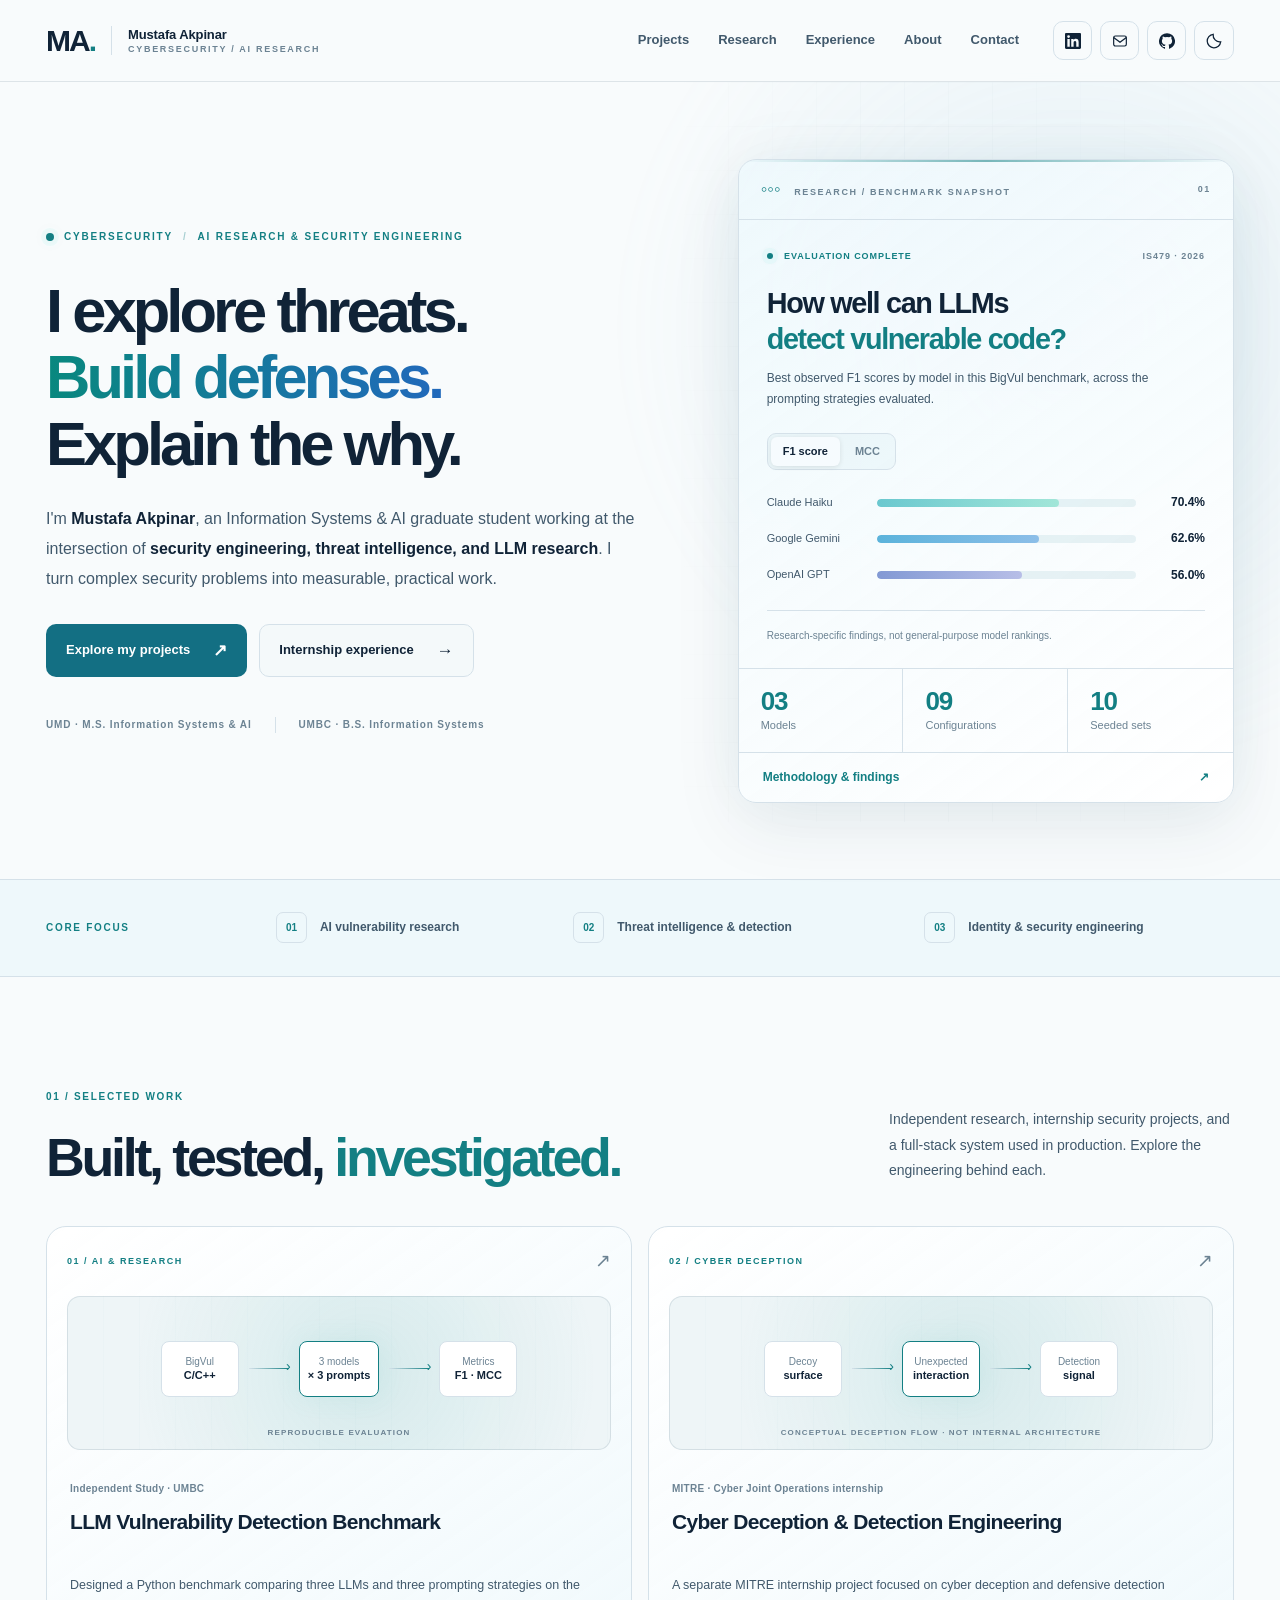
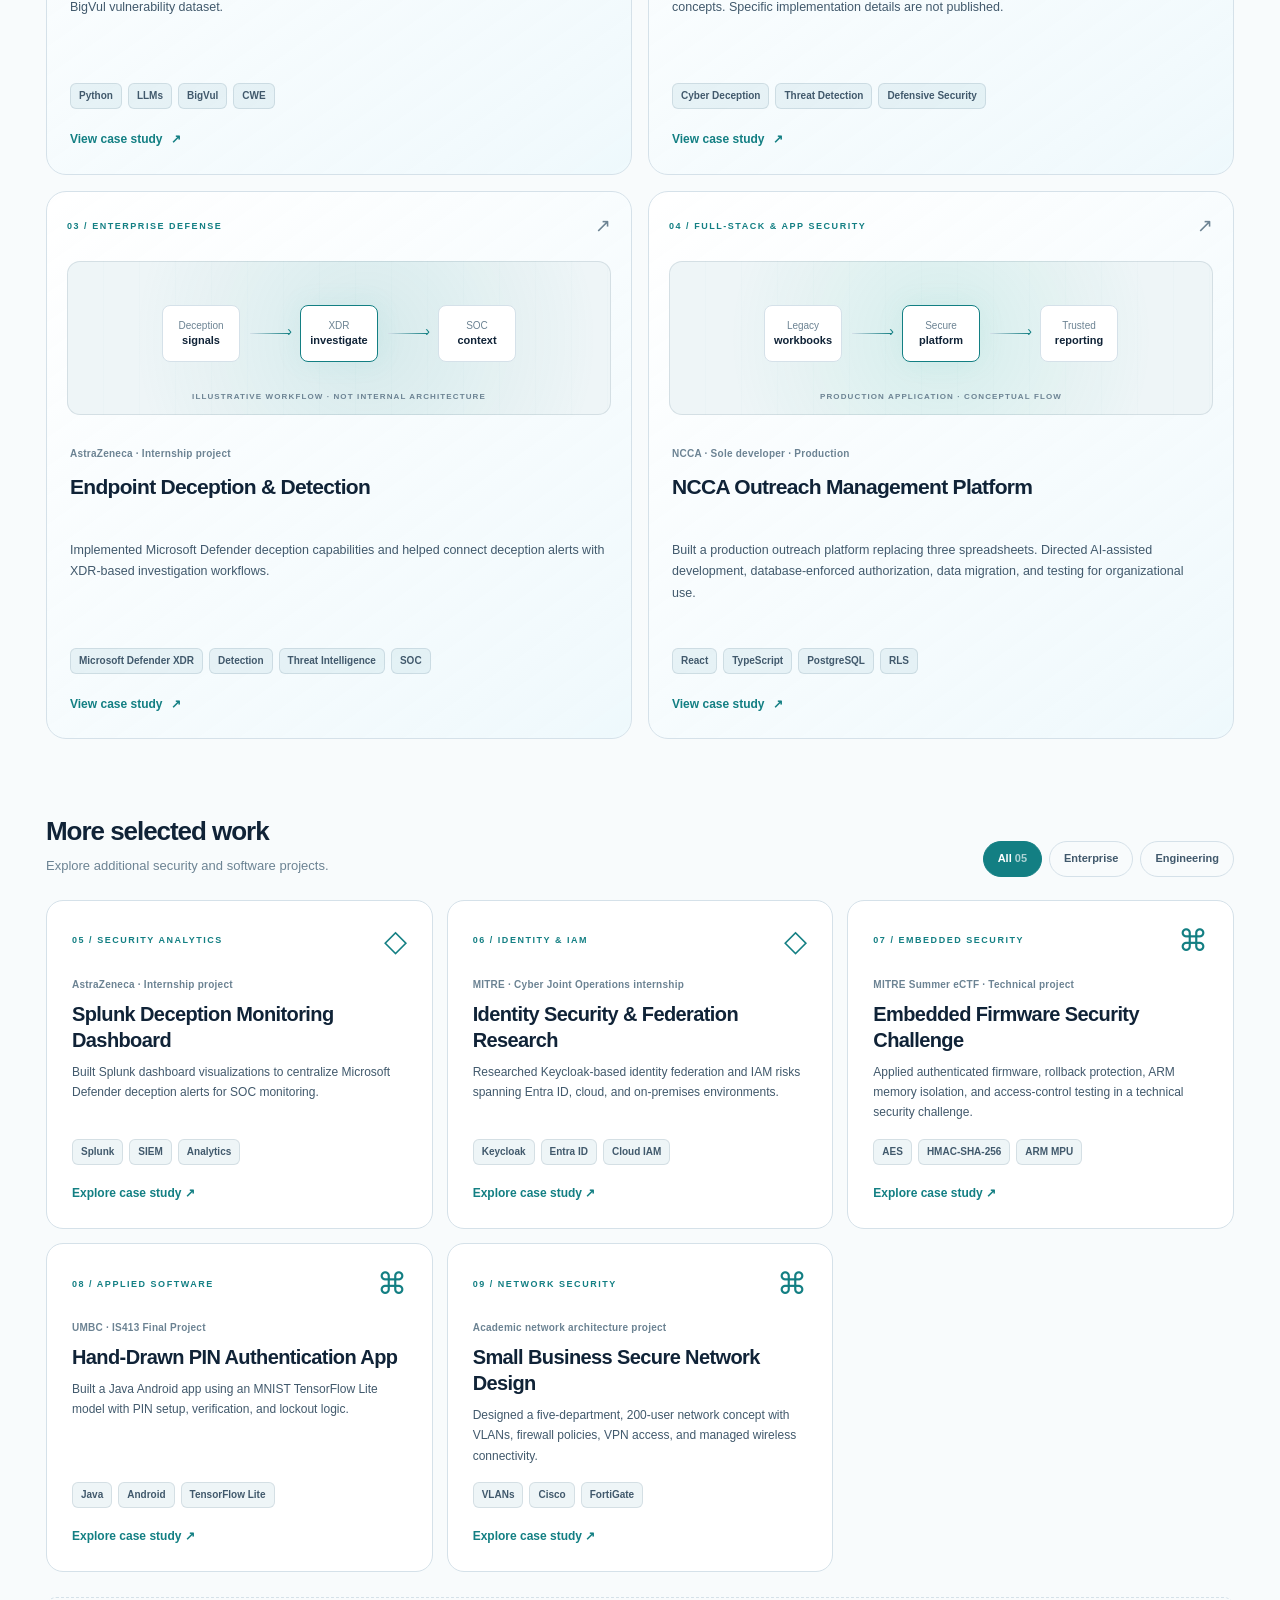
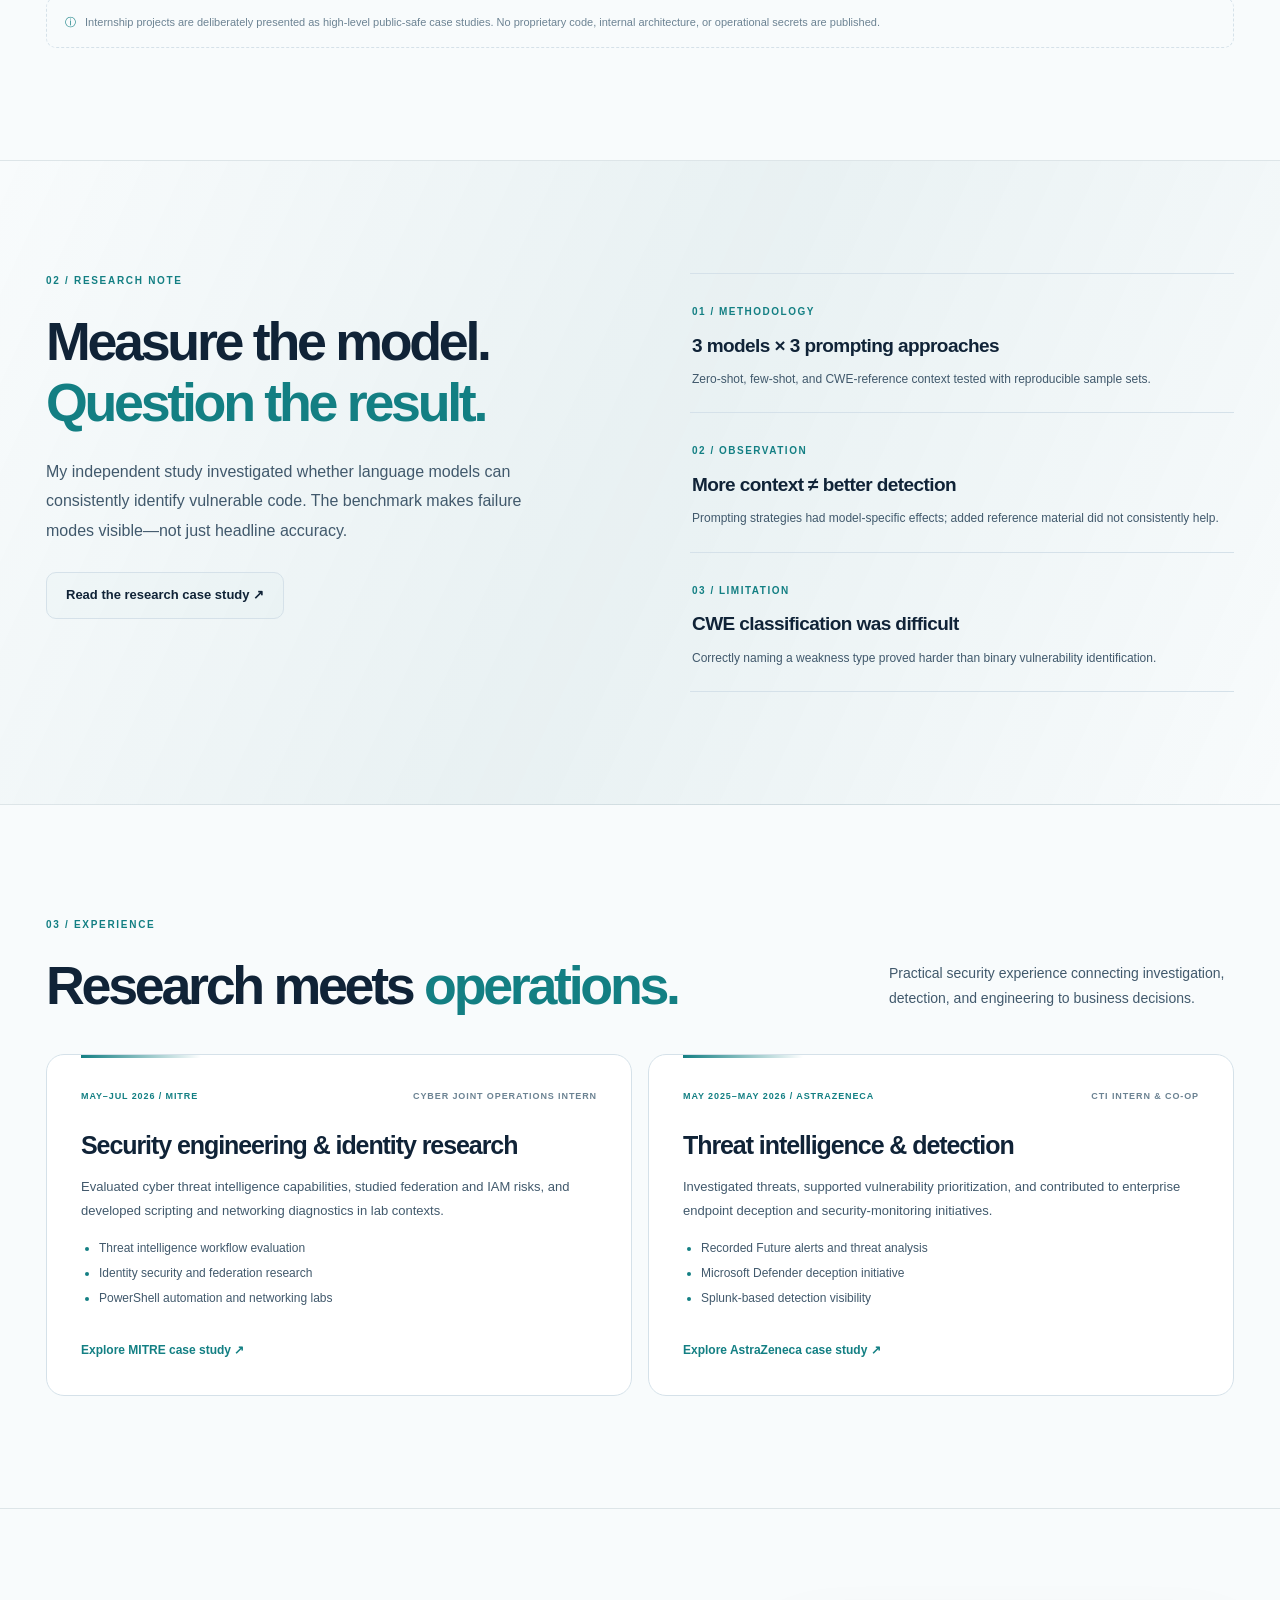
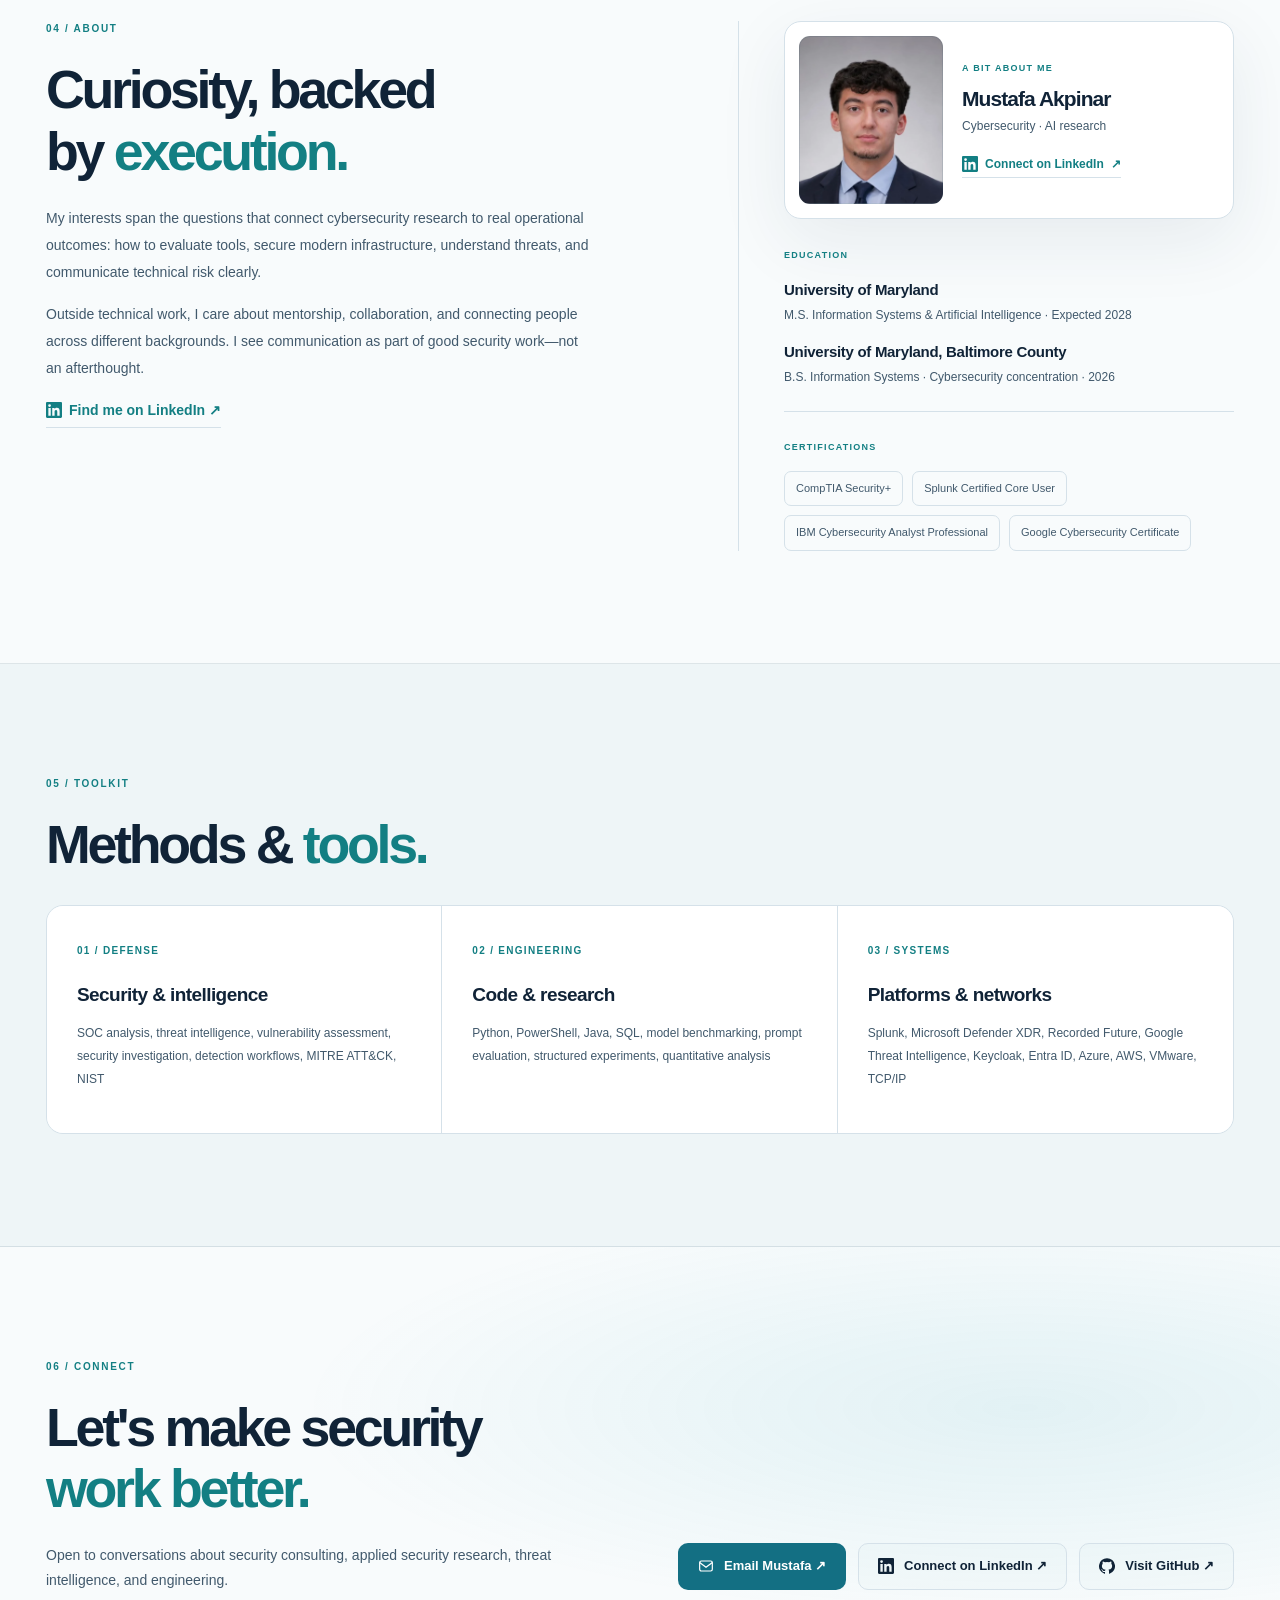
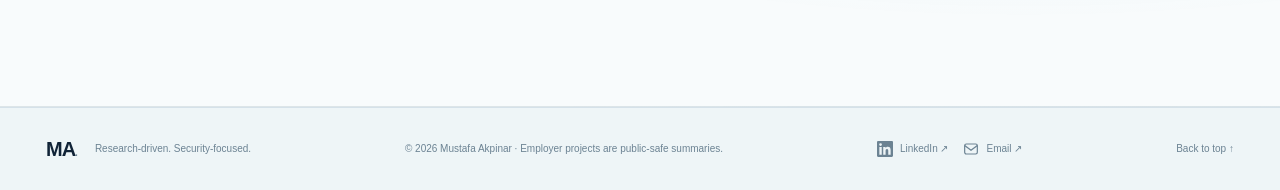
<file: index.html>
<!DOCTYPE html>

<html data-theme="light" lang="en"><head><meta charset="utf-8"/><meta content="width=device-width,initial-scale=1" name="viewport"/><meta content="#f8fbfc" name="theme-color"/><meta content="Cybersecurity and AI portfolio of Mustafa Akpinar, including MITRE, AstraZeneca, vulnerability research, and a production nonprofit outreach platform." name="description"/><title>Cybersecurity, AI Research &amp; Security Engineering | Mustafa Akpinar</title><meta content="website" property="og:type"/><meta content="Mustafa Akpinar | Cybersecurity &amp; AI Research" property="og:title"/><link href="assets/favicon.svg" rel="icon" type="image/svg+xml"/><link href="styles.css?v=14" rel="stylesheet"/><script>try{const t=localStorage.getItem('ma-theme');if(t==='light'||t==='dark')document.documentElement.dataset.theme=t}catch(e){}</script><meta content="https://makpinar11.github.io/Personal-Website/assets/social-preview.png" property="og:image"/><meta content="1734" property="og:image:width"/><meta content="907" property="og:image:height"/><meta content="image/png" property="og:image:type"/><meta content="Cybersecurity engineering, AI vulnerability detection research, and hands-on security projects from MITRE, AstraZeneca, and UMBC." property="og:description"/><meta content="https://makpinar11.github.io/Personal-Website/" property="og:url"/><meta content="summary_large_image" name="twitter:card"/><meta content="https://makpinar11.github.io/Personal-Website/assets/social-preview.png" name="twitter:image"/</head><body><a class="skip-link" href="#main">Skip to content</a>
<header class="site-header" id="top"><div class="container header-inner">
<a aria-label="Mustafa Akpinar, home" class="brand" href="index.html#top"><span class="brand-mark">MA<span>.</span></span><span class="brand-copy"><strong>Mustafa Akpinar</strong><small>CYBERSECURITY / AI RESEARCH</small></span></a>
<nav aria-label="Primary navigation" class="primary-nav" id="site-nav"><a href="index.html#work">Projects</a><a href="index.html#research">Research</a><a href="index.html#experience">Experience</a><a href="index.html#about">About</a><a href="index.html#contact">Contact</a></nav>
<div class="header-actions"><a class="social-nav-link header-pill" aria-label="LinkedIn profile (opens in new tab)" href="https://www.linkedin.com/in/mustafa-akpinar-583558202/" target="_blank" rel="noopener noreferrer"><svg class="contact-icon" aria-hidden="true" focusable="false" width="16" height="16" viewBox="0 0 24 24" fill="currentColor"><path d="M20.447 20.452h-3.554v-5.569c0-1.328-.027-3.037-1.852-3.037-1.853 0-2.136 1.445-2.136 2.94v5.666H9.35V9h3.414v1.561h.049c.476-.9 1.637-1.85 3.37-1.85 3.601 0 4.268 2.37 4.268 5.455v6.286ZM5.337 7.433a2.062 2.062 0 1 1 0-4.124 2.062 2.062 0 0 1 0 4.124Zm1.782 13.019H3.555V9h3.564v11.452ZM22.225 0H1.771C.792 0 0 .774 0 1.729v20.542C0 23.227.792 24 1.771 24h20.451c.978 0 1.778-.773 1.778-1.729V1.729C24 .774 23.203 0 22.225 0Z"/></svg><span class="pill-label">LinkedIn</span></a><a class="social-nav-link header-pill" aria-label="Email Mustafa Akpinar" href="mailto:mmahir2004@gmail.com"><svg class="contact-icon" aria-hidden="true" focusable="false" width="16" height="16" viewBox="0 0 24 24" fill="none" stroke="currentColor" stroke-width="1.8" stroke-linecap="round" stroke-linejoin="round"><rect x="2.5" y="4.5" width="19" height="15" rx="2.5"/><path d="m3 7 9 7 9-7"/></svg><span class="pill-label">Email me</span></a><a class="github-btn header-pill" aria-label="GitHub profile (opens in new tab)" href="https://github.com/makpinar11" target="_blank" rel="noopener noreferrer"><svg class="contact-icon" aria-hidden="true" focusable="false" width="16" height="16" viewBox="0 0 24 24" fill="currentColor"><path d="M12 .297a12 12 0 0 0-3.793 23.386c.6.111.82-.261.82-.577v-2.234c-3.338.726-4.043-1.416-4.043-1.416-.546-1.387-1.333-1.756-1.333-1.756-1.089-.745.083-.729.083-.729 1.205.085 1.839 1.237 1.839 1.237 1.07 1.834 2.807 1.304 3.492.997.108-.775.418-1.305.762-1.605-2.665-.303-5.467-1.333-5.467-5.932 0-1.311.469-2.381 1.236-3.221-.124-.303-.536-1.524.117-3.176 0 0 1.008-.322 3.301 1.23a11.53 11.53 0 0 1 6.007 0c2.291-1.552 3.297-1.23 3.297-1.23.655 1.652.243 2.873.12 3.176.77.84 1.235 1.91 1.235 3.221 0 4.61-2.807 5.625-5.479 5.921.43.372.823 1.102.823 2.222v3.293c0 .319.216.694.825.576A12 12 0 0 0 12 .297Z"/></svg><span class="pill-label">GitHub</span></a><button aria-label="Switch to dark mode" class="theme-toggle" data-theme-toggle="" title="Toggle color theme"><svg aria-hidden="true" class="theme-sun" fill="none" stroke="currentColor" stroke-width="1.7" viewbox="0 0 24 24"><circle cx="12" cy="12" r="4"></circle><path d="M12 2v2m0 16v2M4.93 4.93l1.41 1.41m11.32 11.32 1.41 1.41M2 12h2m16 0h2M4.93 19.07l1.41-1.41M17.66 6.34l1.41-1.41"></path></svg><svg aria-hidden="true" class="theme-moon" fill="none" stroke="currentColor" stroke-width="1.7" viewbox="0 0 24 24"><path d="M20.9 13.1A9 9 0 0 1 10.9 3.1 9 9 0 1 0 20.9 13.1Z"></path></svg></button><button aria-controls="site-nav" aria-expanded="false" aria-label="Open navigation" class="nav-toggle"><span></span><span></span><span></span></button></div>
</div></header><main id="main"><div aria-hidden="true" class="ambient-glow"></div><div aria-hidden="true" class="hero-grid"></div>
<section aria-labelledby="hero-title" class="hero container"><div class="hero-copy"><div class="eyebrow"><span class="pulse-dot"></span>CYBERSECURITY <span class="eyebrow-sep">/</span> AI RESEARCH &amp; SECURITY ENGINEERING</div><h1 id="hero-title">I explore threats.<br/><span class="headline-highlight">Build defenses.</span><br/>Explain the why.</h1><p class="hero-description">I'm <strong>Mustafa Akpinar</strong>, an Information Systems &amp; AI graduate student working at the intersection of <strong>security engineering, threat intelligence, and LLM research</strong>. I turn complex security problems into measurable, practical work.</p><div class="hero-actions"><a class="btn btn-primary" href="#work">Explore my projects <span>↗</span></a><a class="btn btn-secondary" href="#experience">Internship experience <span>→</span></a></div><div class="hero-credentials"><span>UMD <b>· M.S. Information Systems &amp; AI</b></span><span>UMBC <b>· B.S. Information Systems</b></span></div></div>
<aside aria-labelledby="benchmark-heading" class="benchmark-card"><div class="panel-header"><span><i aria-hidden="true" class="window-dots">◦ ◦ ◦</i> RESEARCH / BENCHMARK SNAPSHOT</span><span>01</span></div><div class="panel-content"><div class="status-line"><span><i class="status-dot"></i> EVALUATION COMPLETE</span><span>IS479 · 2026</span></div><h2 id="benchmark-heading">How well can LLMs<br/><em>detect vulnerable code?</em></h2><p class="panel-explainer" id="metric-description">Best observed F1 scores by model in this BigVul benchmark, across the prompting strategies evaluated.</p><div aria-label="Benchmark metric" class="metric-switch" role="group"><button aria-pressed="true" class="metric-btn is-active" data-metric="f1">F1 score</button><button aria-pressed="false" class="metric-btn" data-metric="mcc">MCC</button></div><div aria-label="Best observed F1 scores: Claude Haiku 70.4%, Google Gemini 62.6%, OpenAI GPT 56.0%" class="chart" role="img"><div class="chart-row"><span>Claude Haiku</span><div class="chart-track"><div class="chart-fill" data-model="claude" style="--bar:70.4%"></div></div><strong data-value="claude">70.4%</strong></div><div class="chart-row"><span>Google Gemini</span><div class="chart-track"><div class="chart-fill" data-model="gemini" style="--bar:62.6%"></div></div><strong data-value="gemini">62.6%</strong></div><div class="chart-row"><span>OpenAI GPT</span><div class="chart-track"><div class="chart-fill" data-model="openai" style="--bar:56%"></div></div><strong data-value="openai">56.0%</strong></div></div><p class="benchmark-caveat">Research-specific findings, not general-purpose model rankings.</p></div><div class="panel-metrics"><div><b>03</b><small>Models</small></div><div><b>09</b><small>Configurations</small></div><div><b>10</b><small>Seeded sets</small></div></div><a class="panel-bottom-link" href="projects/llm-vulnerability-research.html">Methodology &amp; findings <span>↗</span></a></aside></section>
<section aria-label="Focus areas" class="proof-band"><div class="container proof-inner"><span class="section-kicker">CORE FOCUS</span><div><span class="proof-num">01</span> AI vulnerability research</div><div><span class="proof-num">02</span> Threat intelligence &amp; detection</div><div><span class="proof-num">03</span> Identity &amp; security engineering</div></div></section>
<section class="section work-section" id="work"><div class="container"><div class="section-heading"><div><p class="section-kicker">01 / SELECTED WORK</p><h2>Built, tested, <span>investigated.</span></h2></div><p>Independent research, internship security projects, and a full-stack system used in production. Explore the engineering behind each.</p></div><div class="featured-grid"><article class="featured-card featured-research"><div class="card-top"><span class="tiny-label">01 / AI &amp; RESEARCH</span><span class="card-arrow">↗</span></div><div class="featured-visual"><div aria-label="Schematic of a three-model, three-strategy benchmark" class="schematic schematic-research"><div class="mini-node">BigVul<br/><b>C/C++</b></div><div class="wire"></div><div class="mini-node mini-node-bright">3 models<br/><b>× 3 prompts</b></div><div class="wire"></div><div class="mini-node">Metrics<br/><b>F1 · MCC</b></div><span class="schematic-caption">REPRODUCIBLE EVALUATION</span></div></div><div class="featured-body"><span class="project-org">Independent Study · UMBC</span><h3><a href="projects/llm-vulnerability-research.html">LLM Vulnerability Detection Benchmark</a></h3><p>Designed a Python benchmark comparing three LLMs and three prompting strategies on the BigVul vulnerability dataset.</p><div class="tags"><span>Python</span><span>LLMs</span><span>BigVul</span><span>CWE</span></div><a class="text-link" href="projects/llm-vulnerability-research.html">View case study <span>↗</span></a></div></article><article class="featured-card featured-enterprise"><div class="card-top"><span class="tiny-label">02 / CYBER DECEPTION</span><span class="card-arrow">↗</span></div><div class="featured-visual"><div aria-label="Conceptual cyber deception and threat-detection workflow; not a MITRE system architecture" class="schematic"><div class="mini-node">Decoy<br/><b>surface</b></div><div class="wire"></div><div class="mini-node mini-node-bright">Unexpected<br/><b>interaction</b></div><div class="wire"></div><div class="mini-node">Detection<br/><b>signal</b></div><span class="schematic-caption">CONCEPTUAL DECEPTION FLOW · NOT INTERNAL ARCHITECTURE</span></div></div><div class="featured-body"><span class="project-org">MITRE · Cyber Joint Operations internship</span><h3><a href="projects/cyber-deception-detection.html">Cyber Deception &amp; Detection Engineering</a></h3><p>A separate MITRE internship project focused on cyber deception and defensive detection concepts. Specific implementation details are not published.</p><div class="tags"><span>Cyber Deception</span><span>Threat Detection</span><span>Defensive Security</span></div><a class="text-link" href="projects/cyber-deception-detection.html">View case study <span>↗</span></a></div></article><article class="featured-card featured-enterprise"><div class="card-top"><span class="tiny-label">03 / ENTERPRISE DEFENSE</span><span class="card-arrow">↗</span></div><div class="featured-visual"><div aria-label="Illustrative high-level endpoint detection workflow" class="schematic"><div class="mini-node">Deception<br/><b>signals</b></div><div class="wire"></div><div class="mini-node mini-node-bright">XDR<br/><b>investigate</b></div><div class="wire"></div><div class="mini-node">SOC<br/><b>context</b></div><span class="schematic-caption">ILLUSTRATIVE WORKFLOW · NOT INTERNAL ARCHITECTURE</span></div></div><div class="featured-body"><span class="project-org">AstraZeneca · Internship project</span><h3><a href="projects/endpoint-deception.html">Endpoint Deception &amp; Detection</a></h3><p>Implemented Microsoft Defender deception capabilities and helped connect deception alerts with XDR-based investigation workflows.</p><div class="tags"><span>Microsoft Defender XDR</span><span>Detection</span><span>Threat Intelligence</span><span>SOC</span></div><a class="text-link" href="projects/endpoint-deception.html">View case study <span>↗</span></a></div></article><article class="featured-card featured-ncca"><div class="card-top"><span class="tiny-label">04 / FULL-STACK &amp; APP SECURITY</span><span aria-hidden="true" class="card-arrow">↗</span></div><div class="featured-visual"><div aria-label="Conceptual workflow from spreadsheets through a secure data platform to unified reporting" class="schematic"><div class="mini-node">Legacy<br/><b>workbooks</b></div><div class="wire"></div><div class="mini-node mini-node-bright">Secure<br/><b>platform</b></div><div class="wire"></div><div class="mini-node">Trusted<br/><b>reporting</b></div><span class="schematic-caption">PRODUCTION APPLICATION · CONCEPTUAL FLOW</span></div></div><div class="featured-body"><span class="project-org">NCCA · Sole developer · Production</span><h3><a href="projects/ncca-outreach-platform.html">NCCA Outreach Management Platform</a></h3><p>Built a production outreach platform replacing three spreadsheets. Directed AI-assisted development, database-enforced authorization, data migration, and testing for organizational use.</p><div class="tags"><span>React</span><span>TypeScript</span><span>PostgreSQL</span><span>RLS</span></div><a class="text-link" href="projects/ncca-outreach-platform.html">View case study <span>↗</span></a></div></article></div><div class="all-work-head"><div><h3>More selected work</h3><p>Explore additional security and software projects.</p></div><div aria-label="Filter projects" class="filters" role="group"><button aria-pressed="true" class="filter-btn active" data-filter="all">All <span>05</span></button><button aria-pressed="false" class="filter-btn" data-filter="enterprise">Enterprise</button><button aria-pressed="false" class="filter-btn" data-filter="engineering">Engineering</button></div></div><div class="project-grid" id="project-grid"><article class="project-card" data-category="enterprise"><div class="project-card-top"><span class="tiny-label">05 / SECURITY ANALYTICS</span><span aria-hidden="true" class="project-glyph">◇</span></div><span class="project-org">AstraZeneca · Internship project</span><h3><a href="projects/splunk-monitoring.html">Splunk Deception Monitoring Dashboard</a></h3><p>Built Splunk dashboard visualizations to centralize Microsoft Defender deception alerts for SOC monitoring.</p><div class="tags"><span>Splunk</span><span>SIEM</span><span>Analytics</span></div><a class="text-link" href="projects/splunk-monitoring.html">Explore case study ↗</a></article><article class="project-card" data-category="enterprise"><div class="project-card-top"><span class="tiny-label">06 / IDENTITY &amp; IAM</span><span aria-hidden="true" class="project-glyph">◇</span></div><span class="project-org">MITRE · Cyber Joint Operations internship</span><h3><a href="projects/identity-security.html">Identity Security &amp; Federation Research</a></h3><p>Researched Keycloak-based identity federation and IAM risks spanning Entra ID, cloud, and on-premises environments.</p><div class="tags"><span>Keycloak</span><span>Entra ID</span><span>Cloud IAM</span></div><a class="text-link" href="projects/identity-security.html">Explore case study ↗</a></article><article class="project-card" data-category="engineering"><div class="project-card-top"><span class="tiny-label">07 / EMBEDDED SECURITY</span><span aria-hidden="true" class="project-glyph">⌘</span></div><span class="project-org">MITRE Summer eCTF · Technical project</span><h3><a href="projects/embedded-security.html">Embedded Firmware Security Challenge</a></h3><p>Applied authenticated firmware, rollback protection, ARM memory isolation, and access-control testing in a technical security challenge.</p><div class="tags"><span>AES</span><span>HMAC-SHA-256</span><span>ARM MPU</span></div><a class="text-link" href="projects/embedded-security.html">Explore case study ↗</a></article><article class="project-card" data-category="engineering"><div class="project-card-top"><span class="tiny-label">08 / APPLIED SOFTWARE</span><span aria-hidden="true" class="project-glyph">⌘</span></div><span class="project-org">UMBC · IS413 Final Project</span><h3><a href="projects/android-pin-auth.html">Hand-Drawn PIN Authentication App</a></h3><p>Built a Java Android app using an MNIST TensorFlow Lite model with PIN setup, verification, and lockout logic.</p><div class="tags"><span>Java</span><span>Android</span><span>TensorFlow Lite</span></div><a class="text-link" href="projects/android-pin-auth.html">Explore case study ↗</a></article><article class="project-card" data-category="engineering"><div class="project-card-top"><span class="tiny-label">09 / NETWORK SECURITY</span><span aria-hidden="true" class="project-glyph">⌘</span></div><span class="project-org">Academic network architecture project</span><h3><a href="projects/network-architecture.html">Small Business Secure Network Design</a></h3><p>Designed a five-department, 200-user network concept with VLANs, firewall policies, VPN access, and managed wireless connectivity.</p><div class="tags"><span>VLANs</span><span>Cisco</span><span>FortiGate</span></div><a class="text-link" href="projects/network-architecture.html">Explore case study ↗</a></article></div><p class="disclosure"><span aria-hidden="true">ⓘ</span> Internship projects are deliberately presented as high-level public-safe case studies. No proprietary code, internal architecture, or operational secrets are published.</p></div></section>
<section class="section research-section" id="research"><div class="container research-layout"><div><p class="section-kicker">02 / RESEARCH NOTE</p><h2>Measure the model.<br/><span>Question the result.</span></h2><p class="section-copy">My independent study investigated whether language models can consistently identify vulnerable code. The benchmark makes failure modes visible—not just headline accuracy.</p><a class="btn btn-secondary" href="projects/llm-vulnerability-research.html">Read the research case study ↗</a></div><div class="research-facts"><div class="research-fact"><span>01 / METHODOLOGY</span><strong>3 models × 3 prompting approaches</strong><p>Zero-shot, few-shot, and CWE-reference context tested with reproducible sample sets.</p></div><div class="research-fact"><span>02 / OBSERVATION</span><strong>More context ≠ better detection</strong><p>Prompting strategies had model-specific effects; added reference material did not consistently help.</p></div><div class="research-fact"><span>03 / LIMITATION</span><strong>CWE classification was difficult</strong><p>Correctly naming a weakness type proved harder than binary vulnerability identification.</p></div></div></div></section>
<section class="section experience-section" id="experience"><div class="container"><div class="section-heading"><div><p class="section-kicker">03 / EXPERIENCE</p><h2>Research meets <span>operations.</span></h2></div><p>Practical security experience connecting investigation, detection, and engineering to business decisions.</p></div><div class="experience-grid"><article class="experience-card"><div class="experience-card-top"><span class="work-year">MAY–JUL 2026 / MITRE</span><span>CYBER JOINT OPERATIONS INTERN</span></div><h3>Security engineering &amp; identity research</h3><p>Evaluated cyber threat intelligence capabilities, studied federation and IAM risks, and developed scripting and networking diagnostics in lab contexts.</p><ul><li>Threat intelligence workflow evaluation</li><li>Identity security and federation research</li><li>PowerShell automation and networking labs</li></ul><a class="text-link" href="projects/identity-security.html">Explore MITRE case study ↗</a></article><article class="experience-card"><div class="experience-card-top"><span class="work-year">MAY 2025–MAY 2026 / ASTRAZENECA</span><span>CTI INTERN &amp; CO-OP</span></div><h3>Threat intelligence &amp; detection</h3><p>Investigated threats, supported vulnerability prioritization, and contributed to enterprise endpoint deception and security-monitoring initiatives.</p><ul><li>Recorded Future alerts and threat analysis</li><li>Microsoft Defender deception initiative</li><li>Splunk-based detection visibility</li></ul><a class="text-link" href="projects/endpoint-deception.html">Explore AstraZeneca case study ↗</a></article></div></div></section>
<section class="section about-section" id="about"><div class="container about-layout"><div><p class="section-kicker">04 / ABOUT</p><h2>Curiosity, backed<br/>by <span>execution.</span></h2><p>My interests span the questions that connect cybersecurity research to real operational outcomes: how to evaluate tools, secure modern infrastructure, understand threats, and communicate technical risk clearly.</p><p>Outside technical work, I care about mentorship, collaboration, and connecting people across different backgrounds. I see communication as part of good security work—not an afterthought.</p><p class="about-contact-line"><a class="contact-link" href="https://www.linkedin.com/in/mustafa-akpinar-583558202/" rel="noopener noreferrer" target="_blank"><svg aria-hidden="true" focusable="false" class="contact-icon" viewBox="0 0 24 24" fill="currentColor" width="16" height="16"><path d="M20.447 20.452h-3.554v-5.569c0-1.328-.027-3.037-1.852-3.037-1.853 0-2.136 1.445-2.136 2.94v5.666H9.35V9h3.414v1.561h.049c.476-.9 1.637-1.85 3.37-1.85 3.601 0 4.268 2.37 4.268 5.455v6.286ZM5.337 7.433a2.062 2.062 0 1 1 0-4.124 2.062 2.062 0 0 1 0 4.124Zm1.782 13.019H3.555V9h3.564v11.452ZM22.225 0H1.771C.792 0 0 .774 0 1.729v20.542C0 23.227.792 24 1.771 24h20.451c.978 0 1.778-.773 1.778-1.729V1.729C24 .774 23.203 0 22.225 0Z"/></svg>Find me on LinkedIn ↗</a></p></div><div class="about-side"><figure aria-label="Profile photo and professional links" class="profile-panel">
<div class="profile-photo-frame">
<picture><source srcset="assets/mustafa-akpinar-headshot.webp" type="image/webp"/>
<img alt="Professional headshot of Mustafa Akpinar" decoding="async" height="720" loading="lazy" src="assets/mustafa-akpinar-headshot.jpg" width="720"/>
</picture>
</div>
<figcaption class="profile-panel-copy">
<span class="micro-label">A BIT ABOUT ME</span>
<strong>Mustafa Akpinar</strong>
<span class="profile-panel-role">Cybersecurity · AI research</span>
<a class="profile-panel-link contact-link" href="https://www.linkedin.com/in/mustafa-akpinar-583558202/" rel="noopener noreferrer" target="_blank"><svg aria-hidden="true" focusable="false" class="contact-icon" viewBox="0 0 24 24" fill="currentColor" width="16" height="16"><path d="M20.447 20.452h-3.554v-5.569c0-1.328-.027-3.037-1.852-3.037-1.853 0-2.136 1.445-2.136 2.94v5.666H9.35V9h3.414v1.561h.049c.476-.9 1.637-1.85 3.37-1.85 3.601 0 4.268 2.37 4.268 5.455v6.286ZM5.337 7.433a2.062 2.062 0 1 1 0-4.124 2.062 2.062 0 0 1 0 4.124Zm1.782 13.019H3.555V9h3.564v11.452ZM22.225 0H1.771C.792 0 0 .774 0 1.729v20.542C0 23.227.792 24 1.771 24h20.451c.978 0 1.778-.773 1.778-1.729V1.729C24 .774 23.203 0 22.225 0Z"/></svg>Connect on LinkedIn <span aria-hidden="true">↗</span></a>
</figcaption>
</figure><div class="info-block"><span class="micro-label">EDUCATION</span><h3>University of Maryland</h3><p>M.S. Information Systems &amp; Artificial Intelligence · Expected 2028</p><h3>University of Maryland, Baltimore County</h3><p>B.S. Information Systems · Cybersecurity concentration · 2026</p></div><div class="info-block"><span class="micro-label">CERTIFICATIONS</span><div class="cert-list"><span>CompTIA Security+</span><span>Splunk Certified Core User</span><span>IBM Cybersecurity Analyst Professional</span><span>Google Cybersecurity Certificate</span></div></div></div></div></section>
<section class="section skills-section"><div class="container"><p class="section-kicker">05 / TOOLKIT</p><h2>Methods &amp; <span>tools.</span></h2><div class="skill-grid"><article><span>01 / DEFENSE</span><h3>Security &amp; intelligence</h3><p>SOC analysis, threat intelligence, vulnerability assessment, security investigation, detection workflows, MITRE ATT&amp;CK, NIST</p></article><article><span>02 / ENGINEERING</span><h3>Code &amp; research</h3><p>Python, PowerShell, Java, SQL, model benchmarking, prompt evaluation, structured experiments, quantitative analysis</p></article><article><span>03 / SYSTEMS</span><h3>Platforms &amp; networks</h3><p>Splunk, Microsoft Defender XDR, Recorded Future, Google Threat Intelligence, Keycloak, Entra ID, Azure, AWS, VMware, TCP/IP</p></article></div></div></section>
<section class="section contact-section" id="contact"><div class="container contact-inner"><div><p class="section-kicker">06 / CONNECT</p><h2>Let's make security<br/><span>work better.</span></h2><p>Open to conversations about security consulting, applied security research, threat intelligence, and engineering.</p></div><div class="contact-actions"><a class="btn btn-primary contact-link" href="mailto:mmahir2004@gmail.com"><svg aria-hidden="true" focusable="false" class="contact-icon" viewBox="0 0 24 24" fill="none" stroke="currentColor" stroke-width="1.8" stroke-linecap="round" stroke-linejoin="round" height="16"><rect x="2.5" y="4.5" width="19" height="15" rx="2.5"/><path d="m3 7 9 7 9-7"/></svg>Email Mustafa ↗</a><a class="btn btn-secondary contact-link" href="https://www.linkedin.com/in/mustafa-akpinar-583558202/" rel="noopener noreferrer" target="_blank"><svg aria-hidden="true" focusable="false" class="contact-icon" viewBox="0 0 24 24" fill="currentColor" width="16" height="16"><path d="M20.447 20.452h-3.554v-5.569c0-1.328-.027-3.037-1.852-3.037-1.853 0-2.136 1.445-2.136 2.94v5.666H9.35V9h3.414v1.561h.049c.476-.9 1.637-1.85 3.37-1.85 3.601 0 4.268 2.37 4.268 5.455v6.286ZM5.337 7.433a2.062 2.062 0 1 1 0-4.124 2.062 2.062 0 0 1 0 4.124Zm1.782 13.019H3.555V9h3.564v11.452ZM22.225 0H1.771C.792 0 0 .774 0 1.729v20.542C0 23.227.792 24 1.771 24h20.451c.978 0 1.778-.773 1.778-1.729V1.729C24 .774 23.203 0 22.225 0Z"/></svg>Connect on LinkedIn ↗</a><a class="btn btn-secondary contact-link" href="https://github.com/makpinar11" rel="noopener noreferrer" target="_blank"><svg class="contact-icon" aria-hidden="true" focusable="false" width="16" height="16" viewBox="0 0 24 24" fill="currentColor"><path d="M12 .297a12 12 0 0 0-3.793 23.386c.6.111.82-.261.82-.577v-2.234c-3.338.726-4.043-1.416-4.043-1.416-.546-1.387-1.333-1.756-1.333-1.756-1.089-.745.083-.729.083-.729 1.205.085 1.839 1.237 1.839 1.237 1.07 1.834 2.807 1.304 3.492.997.108-.775.418-1.305.762-1.605-2.665-.303-5.467-1.333-5.467-5.932 0-1.311.469-2.381 1.236-3.221-.124-.303-.536-1.524.117-3.176 0 0 1.008-.322 3.301 1.23a11.53 11.53 0 0 1 6.007 0c2.291-1.552 3.297-1.23 3.297-1.23.655 1.652.243 2.873.12 3.176.77.84 1.235 1.91 1.235 3.221 0 4.61-2.807 5.625-5.479 5.921.43.372.823 1.102.823 2.222v3.293c0 .319.216.694.825.576A12 12 0 0 0 12 .297Z"/></svg>Visit GitHub ↗</a></div></div></section></main><footer class="footer"><div class="container footer-inner"><div><strong>MA<span class="accent">.</span></strong><span>Research-driven. Security-focused.</span></div><p>© 2026 Mustafa Akpinar · Employer projects are public-safe summaries.</p><div class="footer-links"><a class="contact-link" aria-label="Mustafa Akpinar on LinkedIn" href="https://www.linkedin.com/in/mustafa-akpinar-583558202/" rel="noopener noreferrer" target="_blank"><svg aria-hidden="true" focusable="false" class="contact-icon" viewBox="0 0 24 24" fill="currentColor" width="16" height="16"><path d="M20.447 20.452h-3.554v-5.569c0-1.328-.027-3.037-1.852-3.037-1.853 0-2.136 1.445-2.136 2.94v5.666H9.35V9h3.414v1.561h.049c.476-.9 1.637-1.85 3.37-1.85 3.601 0 4.268 2.37 4.268 5.455v6.286ZM5.337 7.433a2.062 2.062 0 1 1 0-4.124 2.062 2.062 0 0 1 0 4.124Zm1.782 13.019H3.555V9h3.564v11.452ZM22.225 0H1.771C.792 0 0 .774 0 1.729v20.542C0 23.227.792 24 1.771 24h20.451c.978 0 1.778-.773 1.778-1.729V1.729C24 .774 23.203 0 22.225 0Z"/></svg>LinkedIn ↗</a><a class="contact-link" href="mailto:mmahir2004@gmail.com"><svg aria-hidden="true" focusable="false" class="contact-icon" viewBox="0 0 24 24" fill="none" stroke="currentColor" stroke-width="1.8" stroke-linecap="round" stroke-linejoin="round" height="16"><rect x="2.5" y="4.5" width="19" height="15" rx="2.5"/><path d="m3 7 9 7 9-7"/></svg>Email ↗</a></div><a href="#top">Back to top ↑</a></div></footer>
<script defer="" src="script.js"></script></body></html>
</file>
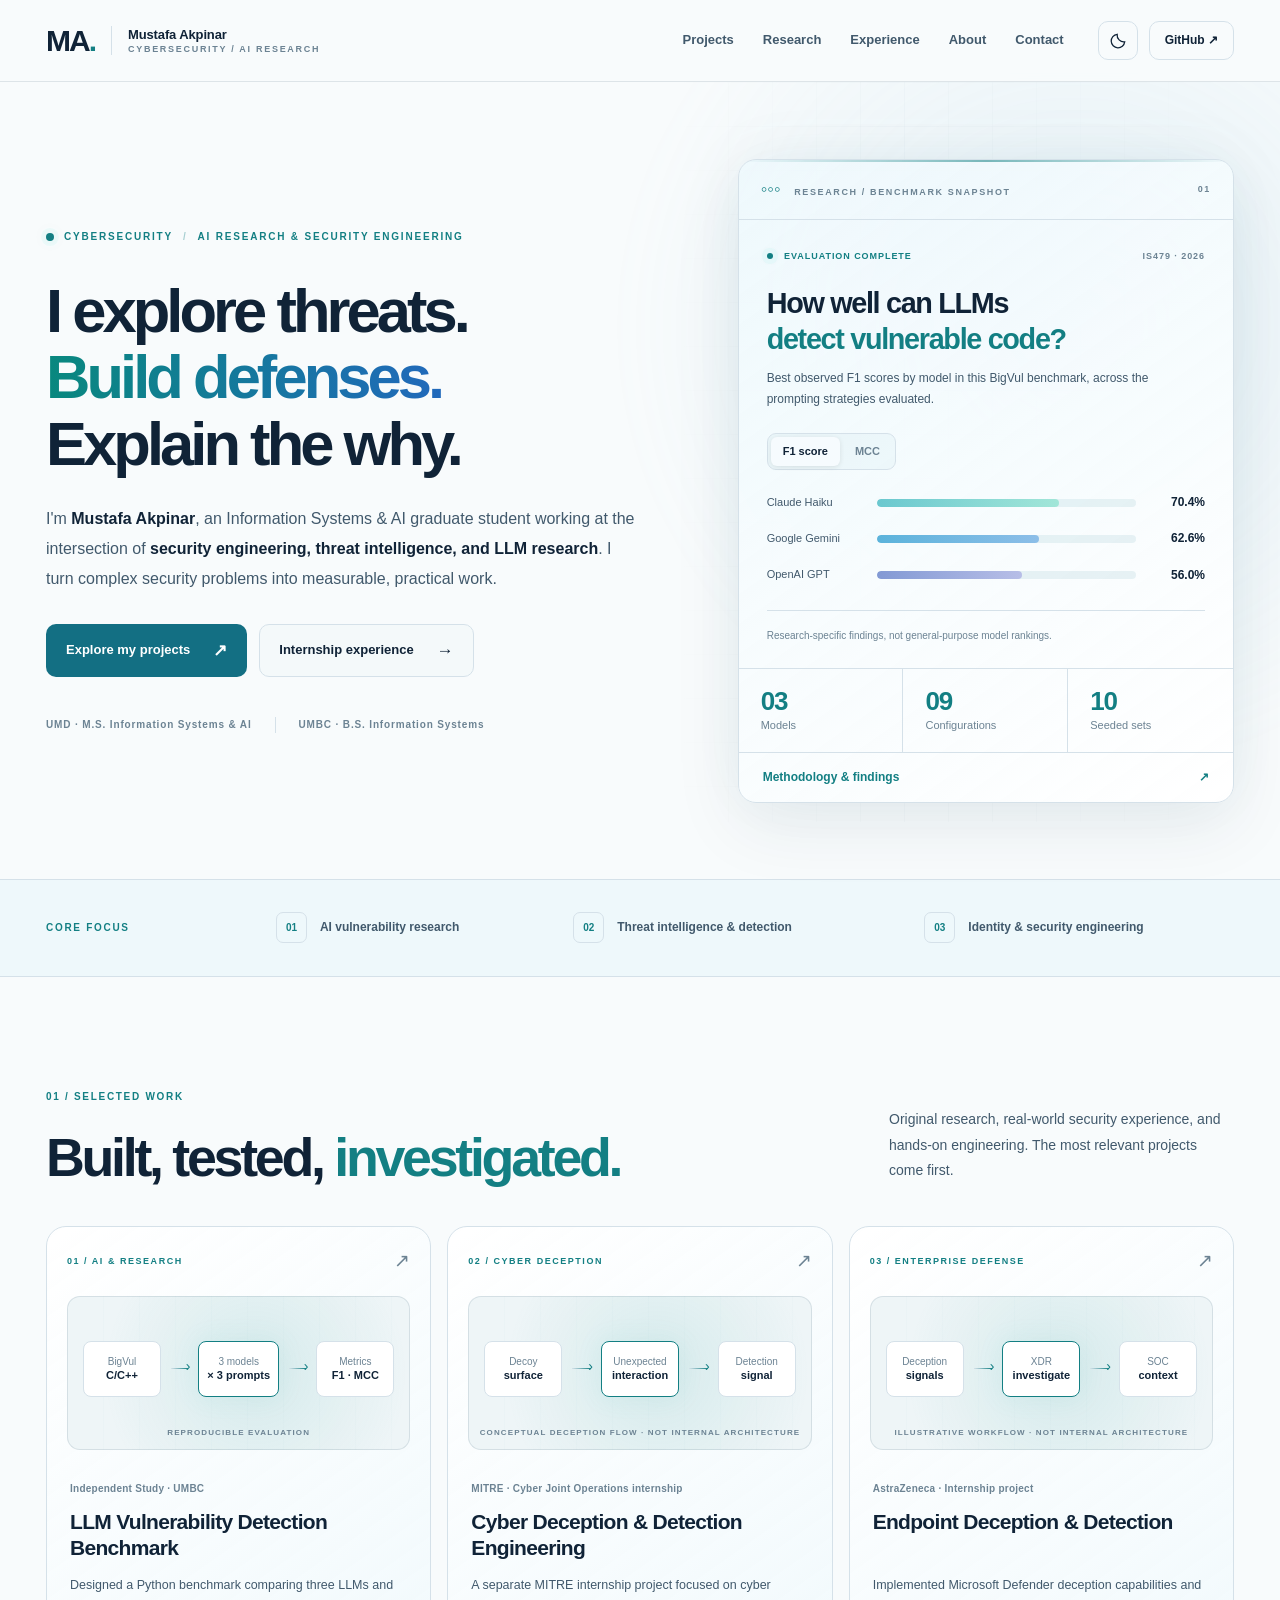
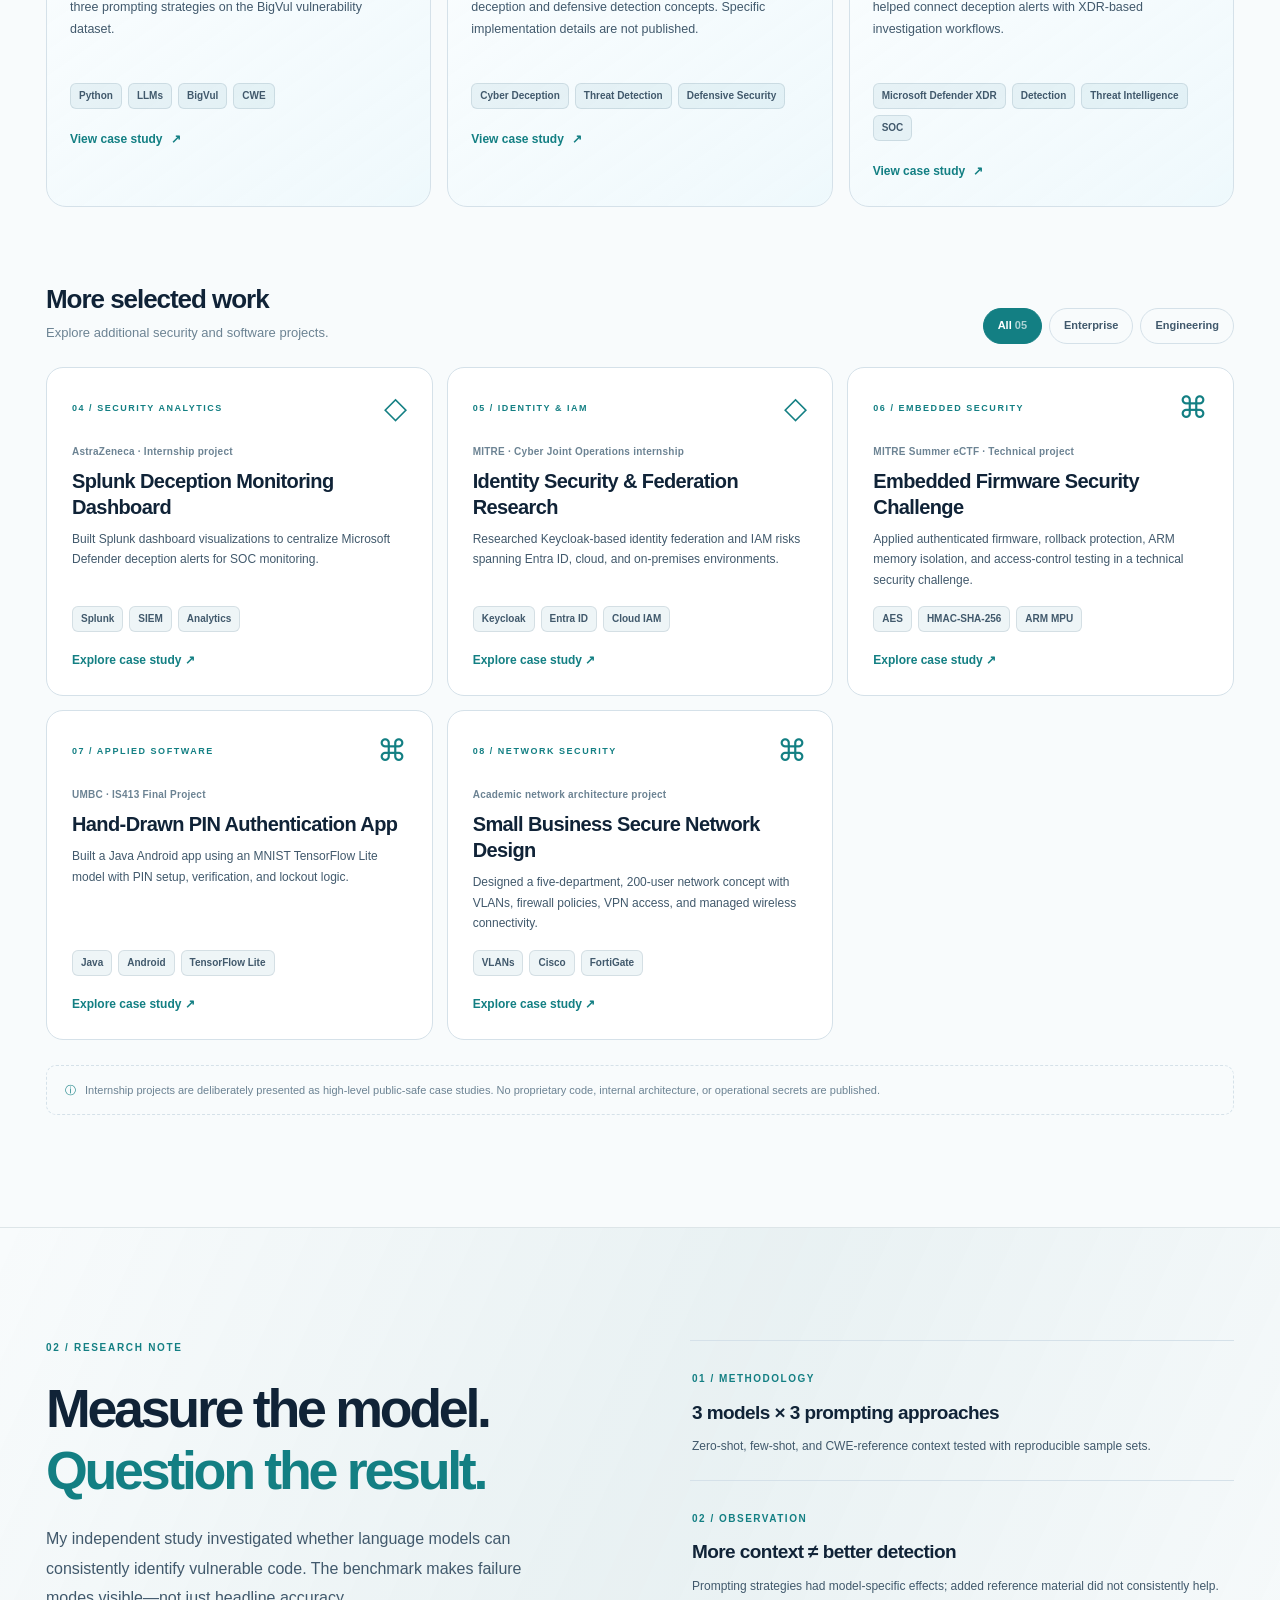
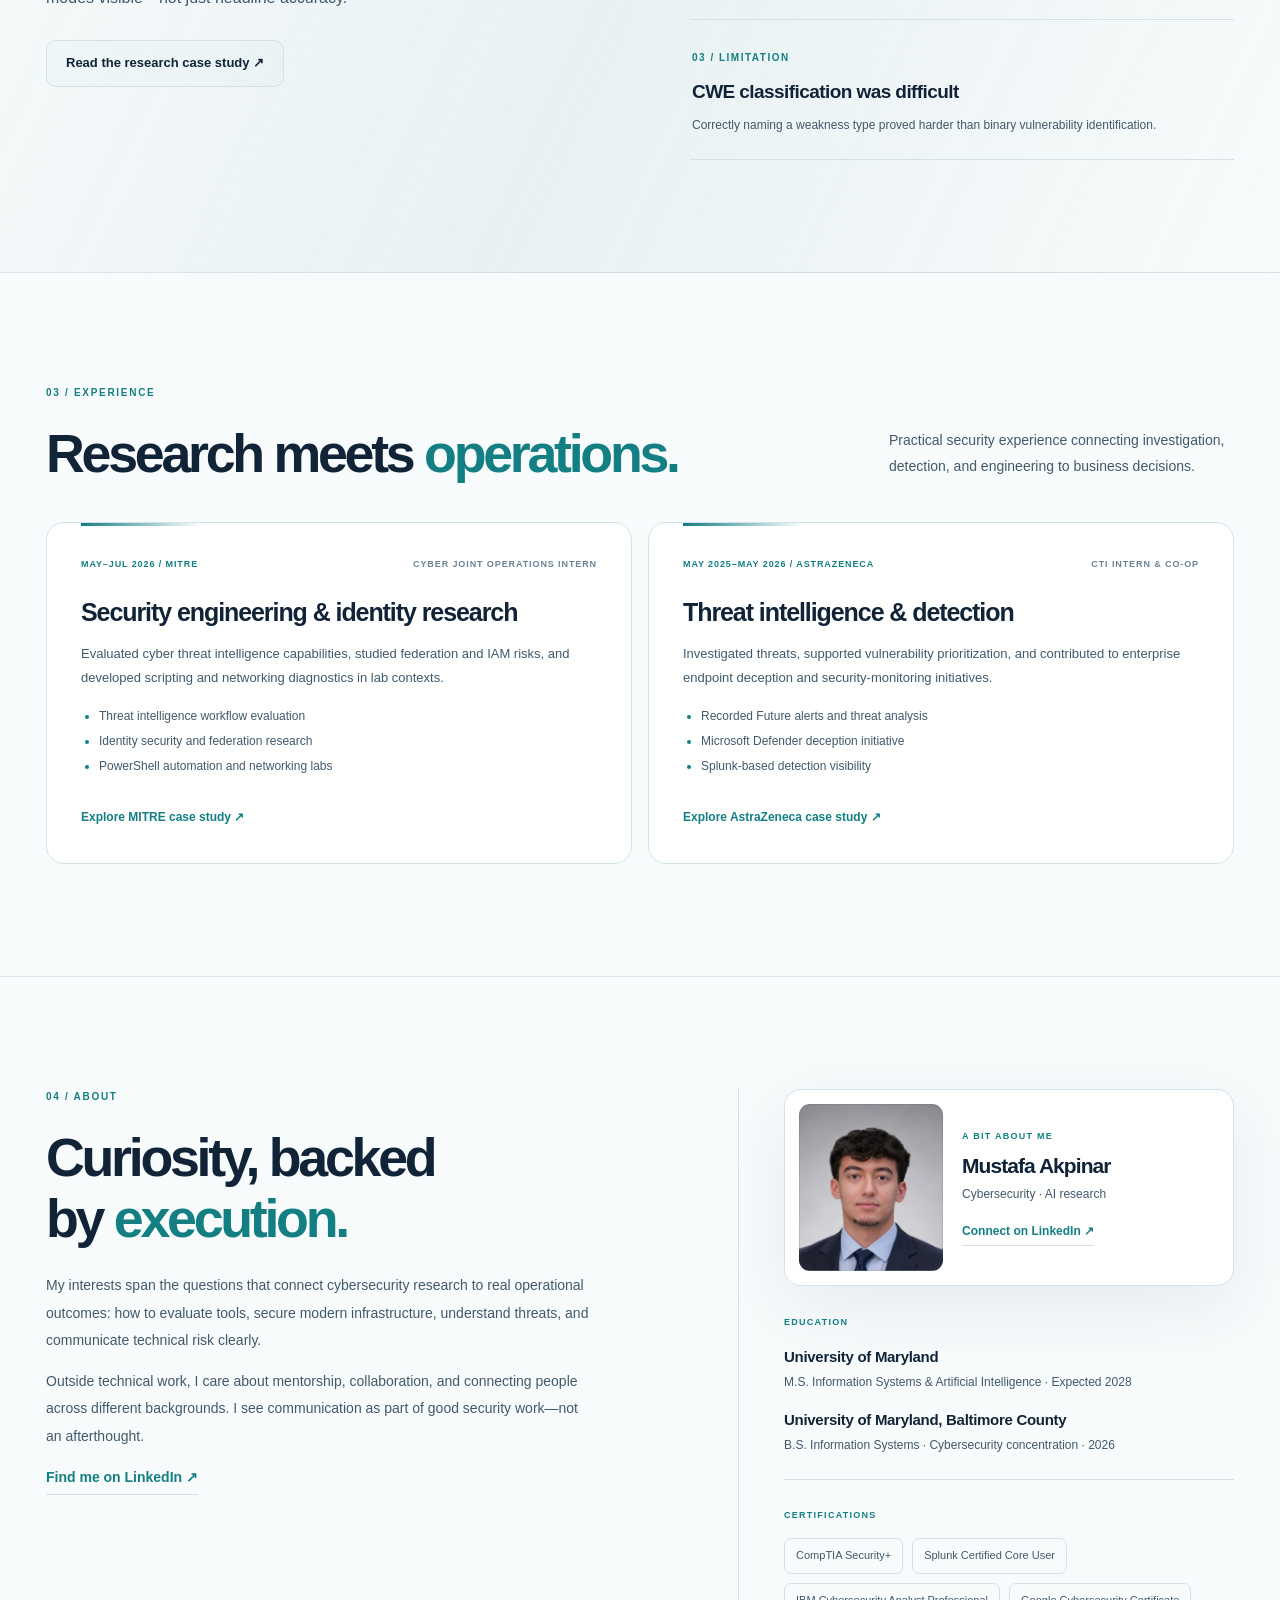
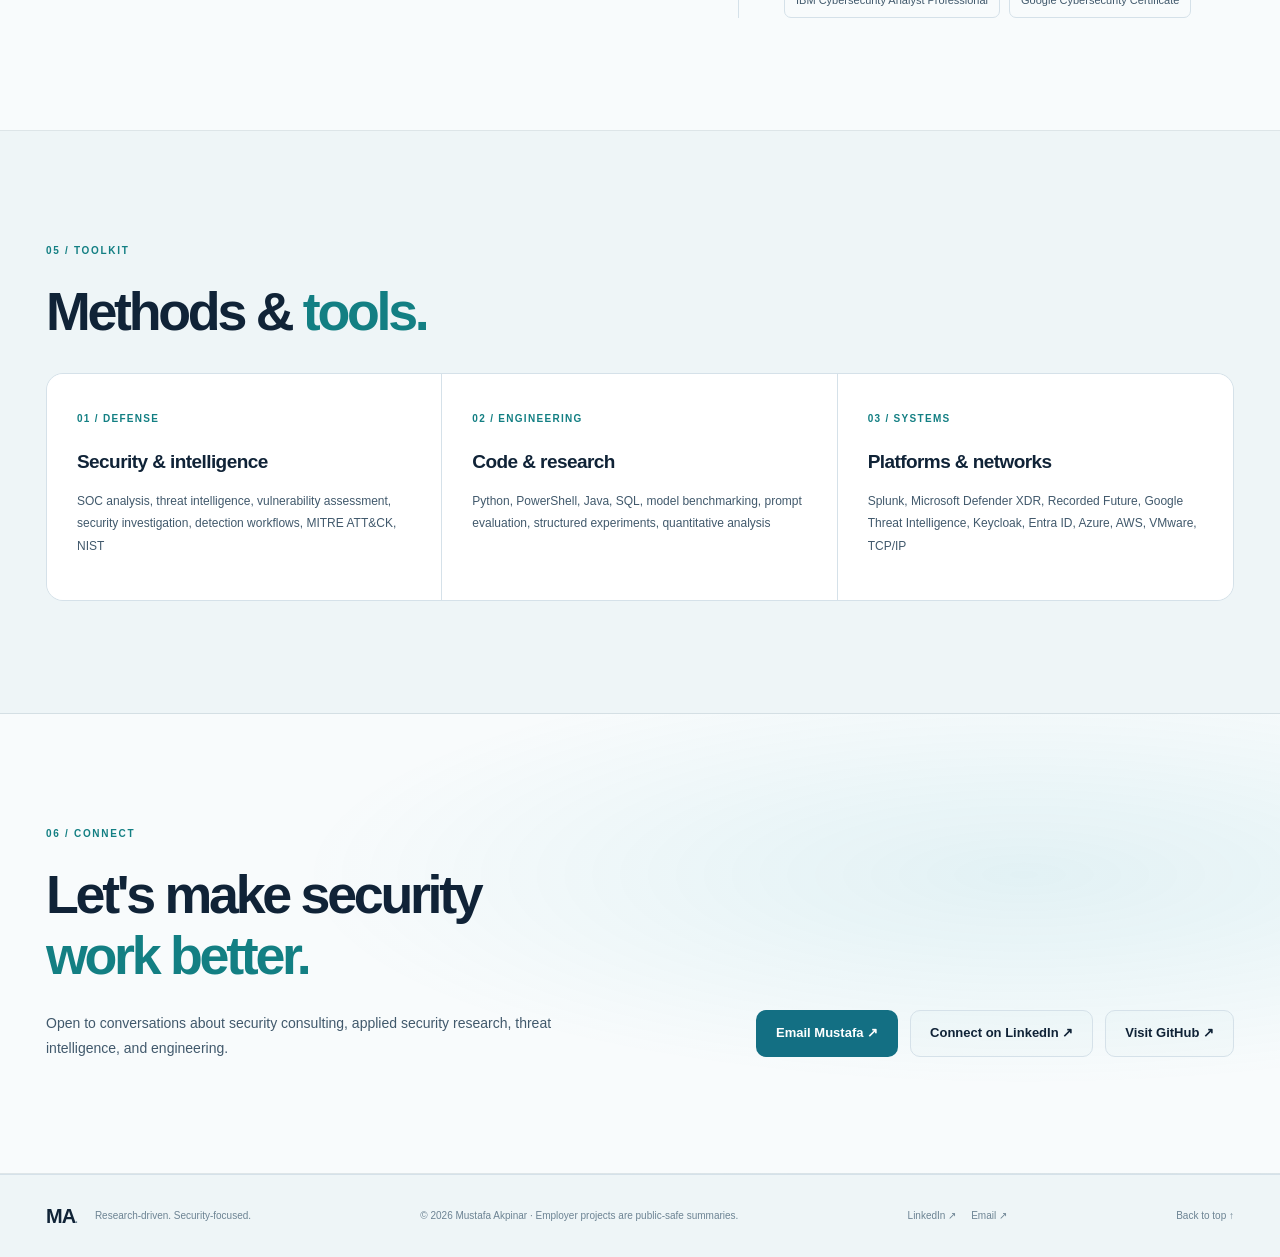
<file: Mustafa_Akpinar_GitHub_Pages_UPLOAD_ONLY/index.html>
<!DOCTYPE html>

<html data-theme="light" lang="en"><head><meta charset="utf-8"/><meta content="width=device-width,initial-scale=1" name="viewport"/><meta content="#f8fbfc" name="theme-color"/><meta content="Cybersecurity portfolio of Mustafa Akpinar: AI vulnerability research, MITRE and AstraZeneca case studies, security engineering and threat intelligence." name="description"/><title>Cybersecurity, AI Research &amp; Security Engineering | Mustafa Akpinar</title><meta content="website" property="og:type"/><meta content="Mustafa Akpinar | Cybersecurity &amp; AI Research" property="og:title"/><link href="assets/favicon.svg" rel="icon" type="image/svg+xml"/><link href="styles.css" rel="stylesheet"/><script>try{const t=localStorage.getItem('ma-theme');if(t==='light'||t==='dark')document.documentElement.dataset.theme=t}catch(e){}</script><meta content="assets/mustafa-akpinar-headshot.jpg" property="og:image"/></head><body><a class="skip-link" href="#main">Skip to content</a>
<header class="site-header" id="top"><div class="container header-inner">
<a aria-label="Mustafa Akpinar, home" class="brand" href="index.html#top"><span class="brand-mark">MA<span>.</span></span><span class="brand-copy"><strong>Mustafa Akpinar</strong><small>CYBERSECURITY / AI RESEARCH</small></span></a>
<nav aria-label="Primary navigation" class="primary-nav" id="site-nav"><a href="index.html#work">Projects</a><a href="index.html#research">Research</a><a href="index.html#experience">Experience</a><a href="index.html#about">About</a><a href="index.html#contact">Contact</a></nav>
<div class="header-actions"><button aria-label="Switch to dark mode" class="theme-toggle" data-theme-toggle="" title="Toggle color theme"><svg aria-hidden="true" class="theme-sun" fill="none" stroke="currentColor" stroke-width="1.7" viewbox="0 0 24 24"><circle cx="12" cy="12" r="4"></circle><path d="M12 2v2m0 16v2M4.93 4.93l1.41 1.41m11.32 11.32 1.41 1.41M2 12h2m16 0h2M4.93 19.07l1.41-1.41M17.66 6.34l1.41-1.41"></path></svg><svg aria-hidden="true" class="theme-moon" fill="none" stroke="currentColor" stroke-width="1.7" viewbox="0 0 24 24"><path d="M20.9 13.1A9 9 0 0 1 10.9 3.1 9 9 0 1 0 20.9 13.1Z"></path></svg></button>
<a class="github-btn" href="https://github.com/makpinar11" rel="noopener noreferrer" target="_blank">GitHub <span aria-hidden="true">↗</span></a>
<button aria-controls="site-nav" aria-expanded="false" aria-label="Open navigation" class="nav-toggle"><span></span><span></span><span></span></button></div>
</div></header><main id="main"><div aria-hidden="true" class="ambient-glow"></div><div aria-hidden="true" class="hero-grid"></div>
<section aria-labelledby="hero-title" class="hero container"><div class="hero-copy"><div class="eyebrow"><span class="pulse-dot"></span>CYBERSECURITY <span class="eyebrow-sep">/</span> AI RESEARCH &amp; SECURITY ENGINEERING</div><h1 id="hero-title">I explore threats.<br/><span class="headline-highlight">Build defenses.</span><br/>Explain the why.</h1><p class="hero-description">I'm <strong>Mustafa Akpinar</strong>, an Information Systems &amp; AI graduate student working at the intersection of <strong>security engineering, threat intelligence, and LLM research</strong>. I turn complex security problems into measurable, practical work.</p><div class="hero-actions"><a class="btn btn-primary" href="#work">Explore my projects <span>↗</span></a><a class="btn btn-secondary" href="#experience">Internship experience <span>→</span></a></div><div class="hero-credentials"><span>UMD <b>· M.S. Information Systems &amp; AI</b></span><span>UMBC <b>· B.S. Information Systems</b></span></div></div>
<aside aria-labelledby="benchmark-heading" class="benchmark-card"><div class="panel-header"><span><i aria-hidden="true" class="window-dots">◦ ◦ ◦</i> RESEARCH / BENCHMARK SNAPSHOT</span><span>01</span></div><div class="panel-content"><div class="status-line"><span><i class="status-dot"></i> EVALUATION COMPLETE</span><span>IS479 · 2026</span></div><h2 id="benchmark-heading">How well can LLMs<br/><em>detect vulnerable code?</em></h2><p class="panel-explainer" id="metric-description">Best observed F1 scores by model in this BigVul benchmark, across the prompting strategies evaluated.</p><div aria-label="Benchmark metric" class="metric-switch" role="group"><button aria-pressed="true" class="metric-btn is-active" data-metric="f1">F1 score</button><button aria-pressed="false" class="metric-btn" data-metric="mcc">MCC</button></div><div aria-label="Best observed F1 scores: Claude Haiku 70.4%, Google Gemini 62.6%, OpenAI GPT 56.0%" class="chart" role="img"><div class="chart-row"><span>Claude Haiku</span><div class="chart-track"><div class="chart-fill" data-model="claude" style="--bar:70.4%"></div></div><strong data-value="claude">70.4%</strong></div><div class="chart-row"><span>Google Gemini</span><div class="chart-track"><div class="chart-fill" data-model="gemini" style="--bar:62.6%"></div></div><strong data-value="gemini">62.6%</strong></div><div class="chart-row"><span>OpenAI GPT</span><div class="chart-track"><div class="chart-fill" data-model="openai" style="--bar:56%"></div></div><strong data-value="openai">56.0%</strong></div></div><p class="benchmark-caveat">Research-specific findings, not general-purpose model rankings.</p></div><div class="panel-metrics"><div><b>03</b><small>Models</small></div><div><b>09</b><small>Configurations</small></div><div><b>10</b><small>Seeded sets</small></div></div><a class="panel-bottom-link" href="projects/llm-vulnerability-research.html">Methodology &amp; findings <span>↗</span></a></aside></section>
<section aria-label="Focus areas" class="proof-band"><div class="container proof-inner"><span class="section-kicker">CORE FOCUS</span><div><span class="proof-num">01</span> AI vulnerability research</div><div><span class="proof-num">02</span> Threat intelligence &amp; detection</div><div><span class="proof-num">03</span> Identity &amp; security engineering</div></div></section>
<section class="section work-section" id="work"><div class="container"><div class="section-heading"><div><p class="section-kicker">01 / SELECTED WORK</p><h2>Built, tested, <span>investigated.</span></h2></div><p>Original research, real-world security experience, and hands-on engineering. The most relevant projects come first.</p></div><div class="featured-grid"><article class="featured-card featured-research"><div class="card-top"><span class="tiny-label">01 / AI &amp; RESEARCH</span><span class="card-arrow">↗</span></div><div class="featured-visual"><div aria-label="Schematic of a three-model, three-strategy benchmark" class="schematic schematic-research"><div class="mini-node">BigVul<br/><b>C/C++</b></div><div class="wire"></div><div class="mini-node mini-node-bright">3 models<br/><b>× 3 prompts</b></div><div class="wire"></div><div class="mini-node">Metrics<br/><b>F1 · MCC</b></div><span class="schematic-caption">REPRODUCIBLE EVALUATION</span></div></div><div class="featured-body"><span class="project-org">Independent Study · UMBC</span><h3><a href="projects/llm-vulnerability-research.html">LLM Vulnerability Detection Benchmark</a></h3><p>Designed a Python benchmark comparing three LLMs and three prompting strategies on the BigVul vulnerability dataset.</p><div class="tags"><span>Python</span><span>LLMs</span><span>BigVul</span><span>CWE</span></div><a class="text-link" href="projects/llm-vulnerability-research.html">View case study <span>↗</span></a></div></article><article class="featured-card featured-enterprise"><div class="card-top"><span class="tiny-label">02 / CYBER DECEPTION</span><span class="card-arrow">↗</span></div><div class="featured-visual"><div aria-label="Conceptual cyber deception and threat-detection workflow; not a MITRE system architecture" class="schematic"><div class="mini-node">Decoy<br/><b>surface</b></div><div class="wire"></div><div class="mini-node mini-node-bright">Unexpected<br/><b>interaction</b></div><div class="wire"></div><div class="mini-node">Detection<br/><b>signal</b></div><span class="schematic-caption">CONCEPTUAL DECEPTION FLOW · NOT INTERNAL ARCHITECTURE</span></div></div><div class="featured-body"><span class="project-org">MITRE · Cyber Joint Operations internship</span><h3><a href="projects/cyber-deception-detection.html">Cyber Deception &amp; Detection Engineering</a></h3><p>A separate MITRE internship project focused on cyber deception and defensive detection concepts. Specific implementation details are not published.</p><div class="tags"><span>Cyber Deception</span><span>Threat Detection</span><span>Defensive Security</span></div><a class="text-link" href="projects/cyber-deception-detection.html">View case study <span>↗</span></a></div></article><article class="featured-card featured-enterprise"><div class="card-top"><span class="tiny-label">03 / ENTERPRISE DEFENSE</span><span class="card-arrow">↗</span></div><div class="featured-visual"><div aria-label="Illustrative high-level endpoint detection workflow" class="schematic"><div class="mini-node">Deception<br/><b>signals</b></div><div class="wire"></div><div class="mini-node mini-node-bright">XDR<br/><b>investigate</b></div><div class="wire"></div><div class="mini-node">SOC<br/><b>context</b></div><span class="schematic-caption">ILLUSTRATIVE WORKFLOW · NOT INTERNAL ARCHITECTURE</span></div></div><div class="featured-body"><span class="project-org">AstraZeneca · Internship project</span><h3><a href="projects/endpoint-deception.html">Endpoint Deception &amp; Detection</a></h3><p>Implemented Microsoft Defender deception capabilities and helped connect deception alerts with XDR-based investigation workflows.</p><div class="tags"><span>Microsoft Defender XDR</span><span>Detection</span><span>Threat Intelligence</span><span>SOC</span></div><a class="text-link" href="projects/endpoint-deception.html">View case study <span>↗</span></a></div></article></div><div class="all-work-head"><div><h3>More selected work</h3><p>Explore additional security and software projects.</p></div><div aria-label="Filter projects" class="filters" role="group"><button aria-pressed="true" class="filter-btn active" data-filter="all">All <span>05</span></button><button aria-pressed="false" class="filter-btn" data-filter="enterprise">Enterprise</button><button aria-pressed="false" class="filter-btn" data-filter="engineering">Engineering</button></div></div><div class="project-grid" id="project-grid"><article class="project-card" data-category="enterprise"><div class="project-card-top"><span class="tiny-label">04 / SECURITY ANALYTICS</span><span aria-hidden="true" class="project-glyph">◇</span></div><span class="project-org">AstraZeneca · Internship project</span><h3><a href="projects/splunk-monitoring.html">Splunk Deception Monitoring Dashboard</a></h3><p>Built Splunk dashboard visualizations to centralize Microsoft Defender deception alerts for SOC monitoring.</p><div class="tags"><span>Splunk</span><span>SIEM</span><span>Analytics</span></div><a class="text-link" href="projects/splunk-monitoring.html">Explore case study ↗</a></article><article class="project-card" data-category="enterprise"><div class="project-card-top"><span class="tiny-label">05 / IDENTITY &amp; IAM</span><span aria-hidden="true" class="project-glyph">◇</span></div><span class="project-org">MITRE · Cyber Joint Operations internship</span><h3><a href="projects/identity-security.html">Identity Security &amp; Federation Research</a></h3><p>Researched Keycloak-based identity federation and IAM risks spanning Entra ID, cloud, and on-premises environments.</p><div class="tags"><span>Keycloak</span><span>Entra ID</span><span>Cloud IAM</span></div><a class="text-link" href="projects/identity-security.html">Explore case study ↗</a></article><article class="project-card" data-category="engineering"><div class="project-card-top"><span class="tiny-label">06 / EMBEDDED SECURITY</span><span aria-hidden="true" class="project-glyph">⌘</span></div><span class="project-org">MITRE Summer eCTF · Technical project</span><h3><a href="projects/embedded-security.html">Embedded Firmware Security Challenge</a></h3><p>Applied authenticated firmware, rollback protection, ARM memory isolation, and access-control testing in a technical security challenge.</p><div class="tags"><span>AES</span><span>HMAC-SHA-256</span><span>ARM MPU</span></div><a class="text-link" href="projects/embedded-security.html">Explore case study ↗</a></article><article class="project-card" data-category="engineering"><div class="project-card-top"><span class="tiny-label">07 / APPLIED SOFTWARE</span><span aria-hidden="true" class="project-glyph">⌘</span></div><span class="project-org">UMBC · IS413 Final Project</span><h3><a href="projects/android-pin-auth.html">Hand-Drawn PIN Authentication App</a></h3><p>Built a Java Android app using an MNIST TensorFlow Lite model with PIN setup, verification, and lockout logic.</p><div class="tags"><span>Java</span><span>Android</span><span>TensorFlow Lite</span></div><a class="text-link" href="projects/android-pin-auth.html">Explore case study ↗</a></article><article class="project-card" data-category="engineering"><div class="project-card-top"><span class="tiny-label">08 / NETWORK SECURITY</span><span aria-hidden="true" class="project-glyph">⌘</span></div><span class="project-org">Academic network architecture project</span><h3><a href="projects/network-architecture.html">Small Business Secure Network Design</a></h3><p>Designed a five-department, 200-user network concept with VLANs, firewall policies, VPN access, and managed wireless connectivity.</p><div class="tags"><span>VLANs</span><span>Cisco</span><span>FortiGate</span></div><a class="text-link" href="projects/network-architecture.html">Explore case study ↗</a></article></div><p class="disclosure"><span aria-hidden="true">ⓘ</span> Internship projects are deliberately presented as high-level public-safe case studies. No proprietary code, internal architecture, or operational secrets are published.</p></div></section>
<section class="section research-section" id="research"><div class="container research-layout"><div><p class="section-kicker">02 / RESEARCH NOTE</p><h2>Measure the model.<br/><span>Question the result.</span></h2><p class="section-copy">My independent study investigated whether language models can consistently identify vulnerable code. The benchmark makes failure modes visible—not just headline accuracy.</p><a class="btn btn-secondary" href="projects/llm-vulnerability-research.html">Read the research case study ↗</a></div><div class="research-facts"><div class="research-fact"><span>01 / METHODOLOGY</span><strong>3 models × 3 prompting approaches</strong><p>Zero-shot, few-shot, and CWE-reference context tested with reproducible sample sets.</p></div><div class="research-fact"><span>02 / OBSERVATION</span><strong>More context ≠ better detection</strong><p>Prompting strategies had model-specific effects; added reference material did not consistently help.</p></div><div class="research-fact"><span>03 / LIMITATION</span><strong>CWE classification was difficult</strong><p>Correctly naming a weakness type proved harder than binary vulnerability identification.</p></div></div></div></section>
<section class="section experience-section" id="experience"><div class="container"><div class="section-heading"><div><p class="section-kicker">03 / EXPERIENCE</p><h2>Research meets <span>operations.</span></h2></div><p>Practical security experience connecting investigation, detection, and engineering to business decisions.</p></div><div class="experience-grid"><article class="experience-card"><div class="experience-card-top"><span class="work-year">MAY–JUL 2026 / MITRE</span><span>CYBER JOINT OPERATIONS INTERN</span></div><h3>Security engineering &amp; identity research</h3><p>Evaluated cyber threat intelligence capabilities, studied federation and IAM risks, and developed scripting and networking diagnostics in lab contexts.</p><ul><li>Threat intelligence workflow evaluation</li><li>Identity security and federation research</li><li>PowerShell automation and networking labs</li></ul><a class="text-link" href="projects/identity-security.html">Explore MITRE case study ↗</a></article><article class="experience-card"><div class="experience-card-top"><span class="work-year">MAY 2025–MAY 2026 / ASTRAZENECA</span><span>CTI INTERN &amp; CO-OP</span></div><h3>Threat intelligence &amp; detection</h3><p>Investigated threats, supported vulnerability prioritization, and contributed to enterprise endpoint deception and security-monitoring initiatives.</p><ul><li>Recorded Future alerts and threat analysis</li><li>Microsoft Defender deception initiative</li><li>Splunk-based detection visibility</li></ul><a class="text-link" href="projects/endpoint-deception.html">Explore AstraZeneca case study ↗</a></article></div></div></section>
<section class="section about-section" id="about"><div class="container about-layout"><div><p class="section-kicker">04 / ABOUT</p><h2>Curiosity, backed<br/>by <span>execution.</span></h2><p>My interests span the questions that connect cybersecurity research to real operational outcomes: how to evaluate tools, secure modern infrastructure, understand threats, and communicate technical risk clearly.</p><p>Outside technical work, I care about mentorship, collaboration, and connecting people across different backgrounds. I see communication as part of good security work—not an afterthought.</p><p class="about-contact-line"><a href="https://www.linkedin.com/in/mustafa-akpinar-583558202/" rel="noopener noreferrer" target="_blank">Find me on LinkedIn ↗</a></p></div><div class="about-side"><figure aria-label="Profile photo and professional links" class="profile-panel">
<div class="profile-photo-frame">
<picture><source srcset="assets/mustafa-akpinar-headshot.webp" type="image/webp"/>
<img alt="Professional headshot of Mustafa Akpinar" decoding="async" height="720" loading="lazy" src="assets/mustafa-akpinar-headshot.jpg" width="720"/>
</picture>
</div>
<figcaption class="profile-panel-copy">
<span class="micro-label">A BIT ABOUT ME</span>
<strong>Mustafa Akpinar</strong>
<span class="profile-panel-role">Cybersecurity · AI research</span>
<a class="profile-panel-link" href="https://www.linkedin.com/in/mustafa-akpinar-583558202/" rel="noopener noreferrer" target="_blank">Connect on LinkedIn <span aria-hidden="true">↗</span></a>
</figcaption>
</figure><div class="info-block"><span class="micro-label">EDUCATION</span><h3>University of Maryland</h3><p>M.S. Information Systems &amp; Artificial Intelligence · Expected 2028</p><h3>University of Maryland, Baltimore County</h3><p>B.S. Information Systems · Cybersecurity concentration · 2026</p></div><div class="info-block"><span class="micro-label">CERTIFICATIONS</span><div class="cert-list"><span>CompTIA Security+</span><span>Splunk Certified Core User</span><span>IBM Cybersecurity Analyst Professional</span><span>Google Cybersecurity Certificate</span></div></div></div></div></section>
<section class="section skills-section"><div class="container"><p class="section-kicker">05 / TOOLKIT</p><h2>Methods &amp; <span>tools.</span></h2><div class="skill-grid"><article><span>01 / DEFENSE</span><h3>Security &amp; intelligence</h3><p>SOC analysis, threat intelligence, vulnerability assessment, security investigation, detection workflows, MITRE ATT&amp;CK, NIST</p></article><article><span>02 / ENGINEERING</span><h3>Code &amp; research</h3><p>Python, PowerShell, Java, SQL, model benchmarking, prompt evaluation, structured experiments, quantitative analysis</p></article><article><span>03 / SYSTEMS</span><h3>Platforms &amp; networks</h3><p>Splunk, Microsoft Defender XDR, Recorded Future, Google Threat Intelligence, Keycloak, Entra ID, Azure, AWS, VMware, TCP/IP</p></article></div></div></section>
<section class="section contact-section" id="contact"><div class="container contact-inner"><div><p class="section-kicker">06 / CONNECT</p><h2>Let's make security<br/><span>work better.</span></h2><p>Open to conversations about security consulting, applied security research, threat intelligence, and engineering.</p></div><div class="contact-actions"><a class="btn btn-primary" href="mailto:mmahir2004@gmail.com">Email Mustafa ↗</a><a class="btn btn-secondary" href="https://www.linkedin.com/in/mustafa-akpinar-583558202/" rel="noopener noreferrer" target="_blank">Connect on LinkedIn ↗</a><a class="btn btn-secondary" href="https://github.com/makpinar11" rel="noopener noreferrer" target="_blank">Visit GitHub ↗</a></div></div></section></main><footer class="footer"><div class="container footer-inner"><div><strong>MA<span class="accent">.</span></strong><span>Research-driven. Security-focused.</span></div><p>© 2026 Mustafa Akpinar · Employer projects are public-safe summaries.</p><div class="footer-links"><a aria-label="Mustafa Akpinar on LinkedIn" href="https://www.linkedin.com/in/mustafa-akpinar-583558202/" rel="noopener noreferrer" target="_blank">LinkedIn ↗</a><a href="mailto:mmahir2004@gmail.com">Email ↗</a></div><a href="#top">Back to top ↑</a></div></footer>
<script defer="" src="script.js"></script></body></html>
</file>
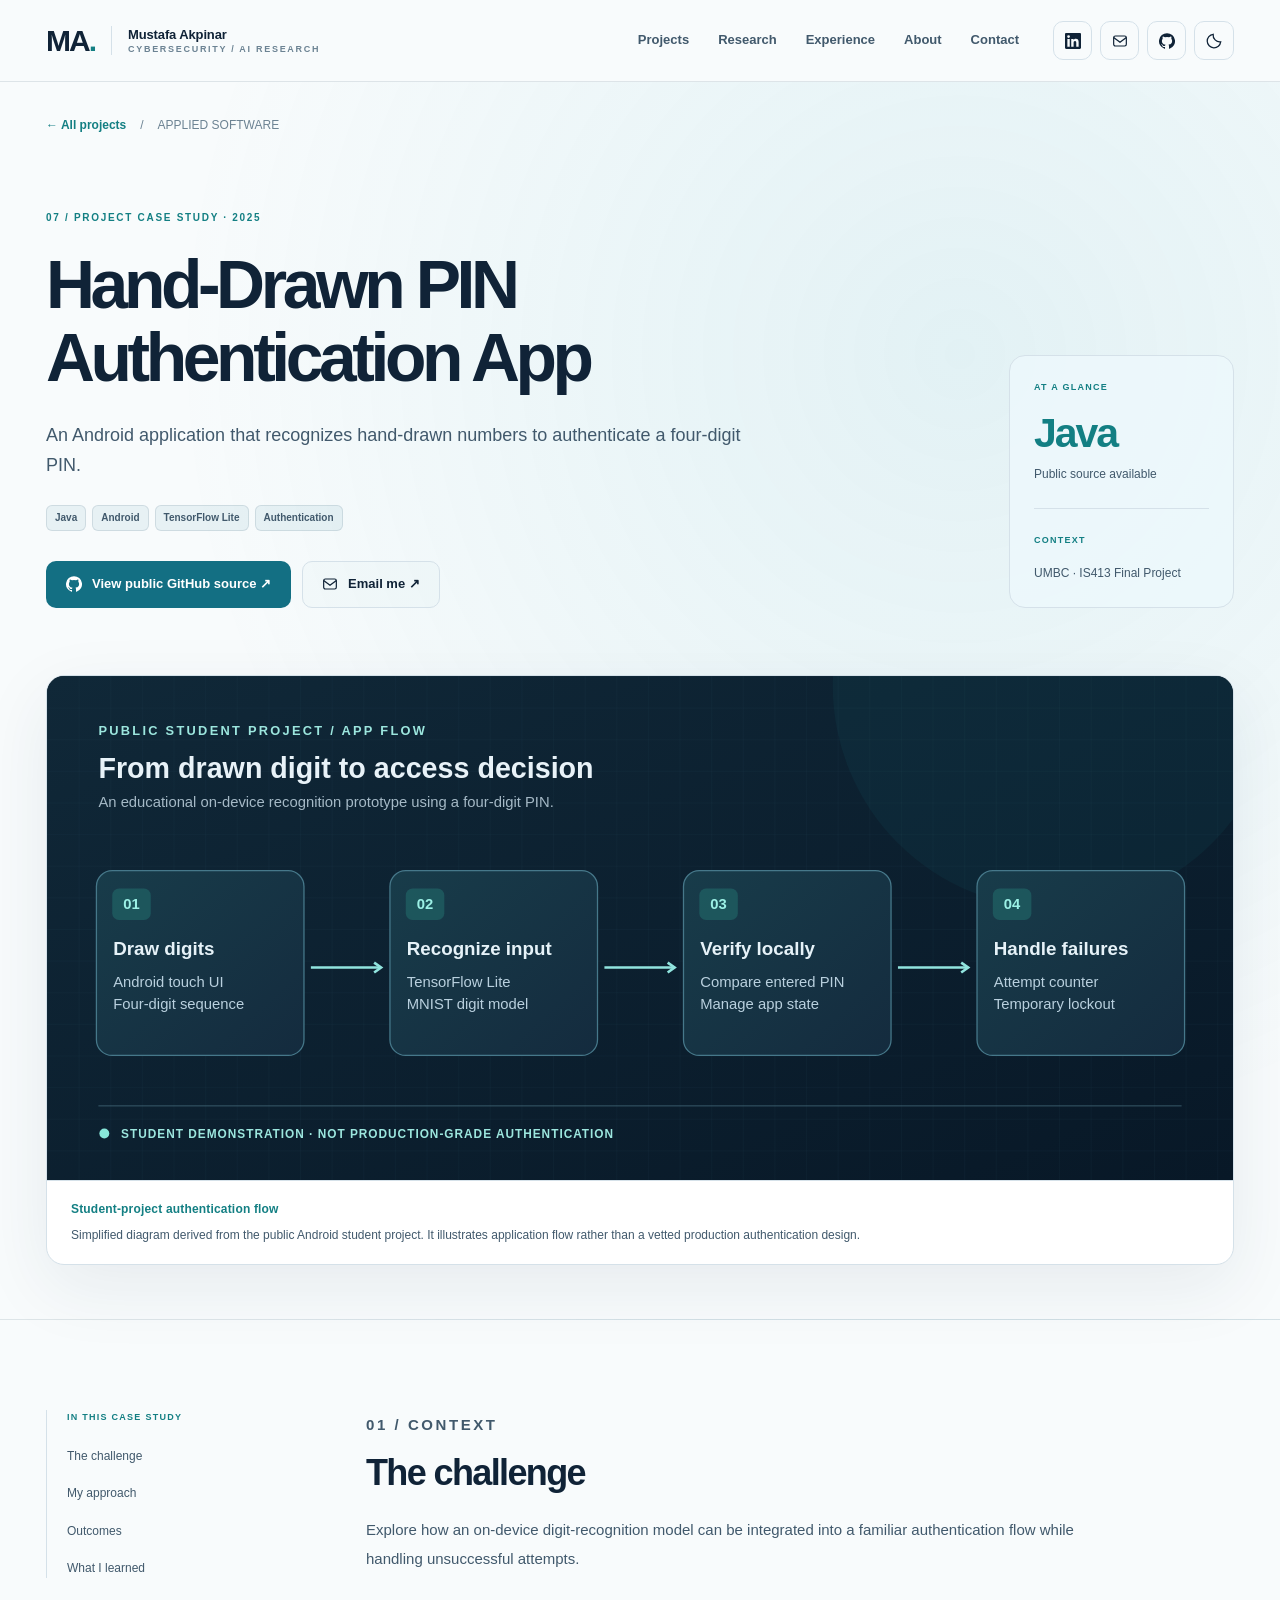
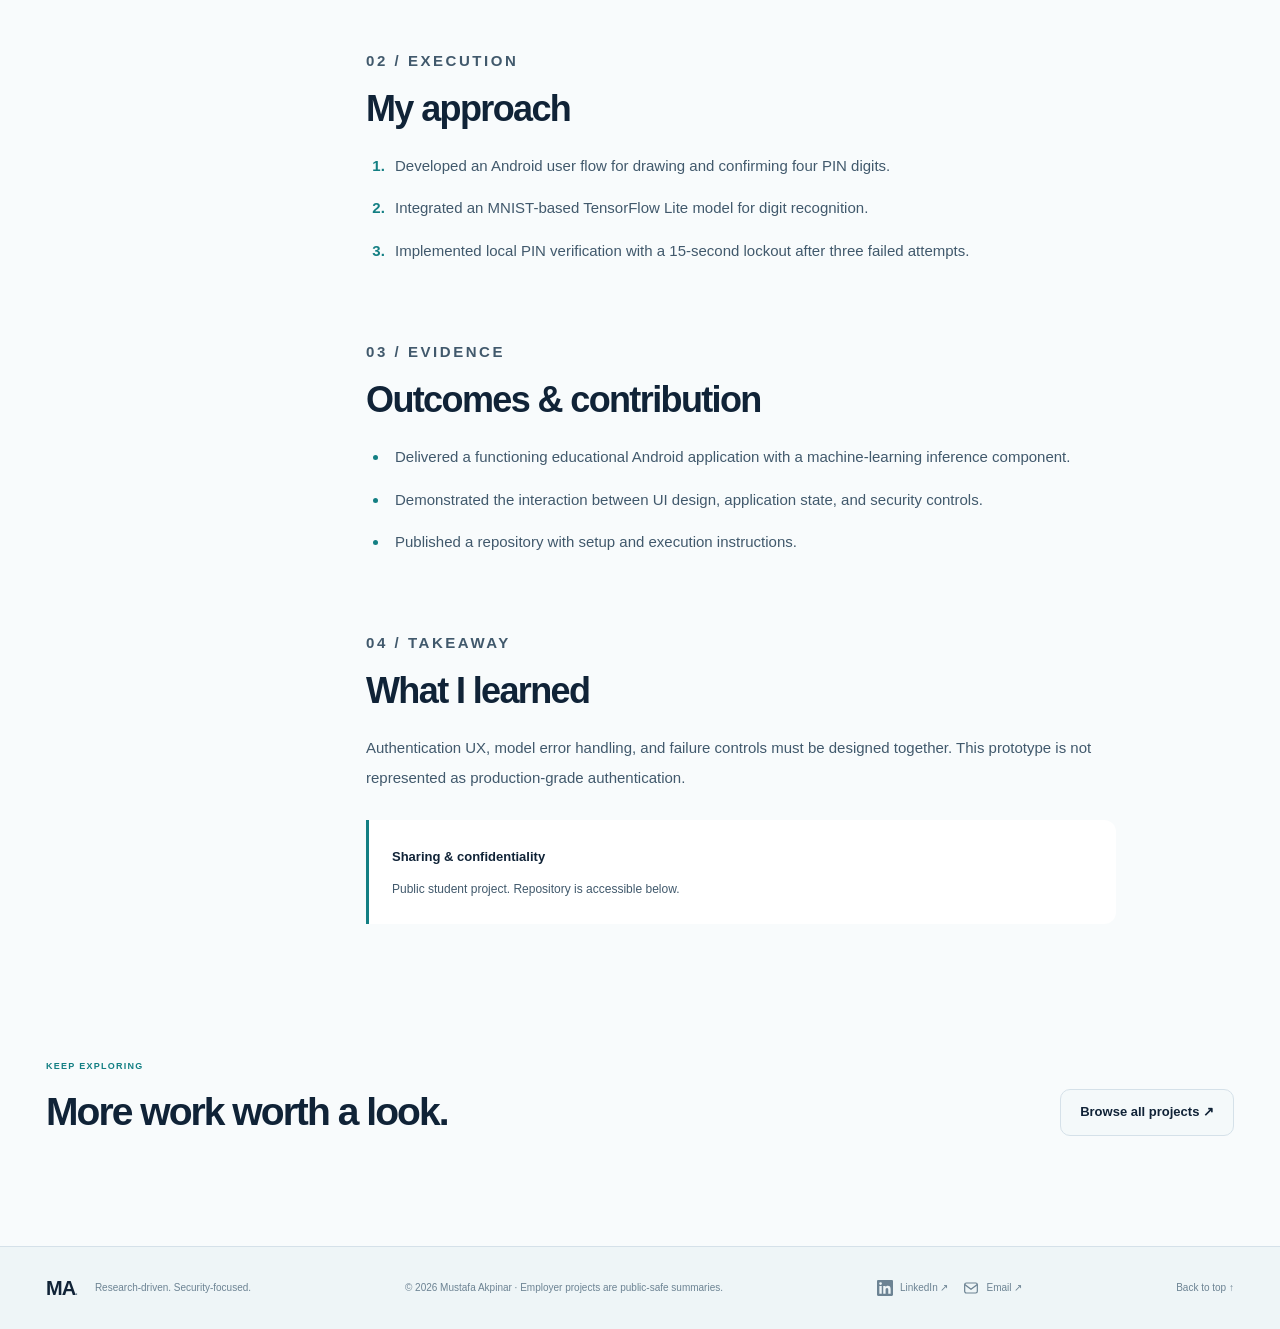
<file: projects/android-pin-auth.html>
<!DOCTYPE html>
<html data-theme="light" lang="en"><head><meta charset="utf-8"/><meta content="width=device-width,initial-scale=1" name="viewport"/><meta content="#f8fbfc" name="theme-color"/><meta content="An Android application that recognizes hand-drawn numbers to authenticate a four-digit PIN." name="description"/><title>Hand-Drawn PIN Authentication App | Mustafa Akpinar</title><meta property="og:type" content="website"/><meta property="og:title" content="Mustafa Akpinar | Cybersecurity &amp; AI Research"/><link href="../assets/favicon.svg" rel="icon" type="image/svg+xml"/><link href="../styles.css?v=14" rel="stylesheet"/><script>try{const t=localStorage.getItem('ma-theme');if(t==='light'||t==='dark')document.documentElement.dataset.theme=t}catch(e){}</script></head><body><a class="skip-link" href="#main">Skip to content</a>
<header class="site-header" id="top"><div class="container header-inner">
<a aria-label="Mustafa Akpinar, home" class="brand" href="../index.html#top"><span class="brand-mark">MA<span>.</span></span><span class="brand-copy"><strong>Mustafa Akpinar</strong><small>CYBERSECURITY / AI RESEARCH</small></span></a>
<nav aria-label="Primary navigation" class="primary-nav" id="site-nav"><a href="../index.html#work">Projects</a><a href="../index.html#research">Research</a><a href="../index.html#experience">Experience</a><a href="../index.html#about">About</a><a href="../index.html#contact">Contact</a></nav>
<div class="header-actions"><a class="social-nav-link header-pill" aria-label="LinkedIn profile (opens in new tab)" href="https://www.linkedin.com/in/mustafa-akpinar-583558202/" target="_blank" rel="noopener noreferrer"><svg class="contact-icon" aria-hidden="true" focusable="false" width="16" height="16" viewBox="0 0 24 24" fill="currentColor"><path d="M20.447 20.452h-3.554v-5.569c0-1.328-.027-3.037-1.852-3.037-1.853 0-2.136 1.445-2.136 2.94v5.666H9.35V9h3.414v1.561h.049c.476-.9 1.637-1.85 3.37-1.85 3.601 0 4.268 2.37 4.268 5.455v6.286ZM5.337 7.433a2.062 2.062 0 1 1 0-4.124 2.062 2.062 0 0 1 0 4.124Zm1.782 13.019H3.555V9h3.564v11.452ZM22.225 0H1.771C.792 0 0 .774 0 1.729v20.542C0 23.227.792 24 1.771 24h20.451c.978 0 1.778-.773 1.778-1.729V1.729C24 .774 23.203 0 22.225 0Z"/></svg><span class="pill-label">LinkedIn</span></a><a class="social-nav-link header-pill" aria-label="Email Mustafa Akpinar" href="mailto:mmahir2004@gmail.com"><svg class="contact-icon" aria-hidden="true" focusable="false" width="16" height="16" viewBox="0 0 24 24" fill="none" stroke="currentColor" stroke-width="1.8" stroke-linecap="round" stroke-linejoin="round"><rect x="2.5" y="4.5" width="19" height="15" rx="2.5"/><path d="m3 7 9 7 9-7"/></svg><span class="pill-label">Email me</span></a><a class="github-btn header-pill" aria-label="GitHub profile (opens in new tab)" href="https://github.com/makpinar11" target="_blank" rel="noopener noreferrer"><svg class="contact-icon" aria-hidden="true" focusable="false" width="16" height="16" viewBox="0 0 24 24" fill="currentColor"><path d="M12 .297a12 12 0 0 0-3.793 23.386c.6.111.82-.261.82-.577v-2.234c-3.338.726-4.043-1.416-4.043-1.416-.546-1.387-1.333-1.756-1.333-1.756-1.089-.745.083-.729.083-.729 1.205.085 1.839 1.237 1.839 1.237 1.07 1.834 2.807 1.304 3.492.997.108-.775.418-1.305.762-1.605-2.665-.303-5.467-1.333-5.467-5.932 0-1.311.469-2.381 1.236-3.221-.124-.303-.536-1.524.117-3.176 0 0 1.008-.322 3.301 1.23a11.53 11.53 0 0 1 6.007 0c2.291-1.552 3.297-1.23 3.297-1.23.655 1.652.243 2.873.12 3.176.77.84 1.235 1.91 1.235 3.221 0 4.61-2.807 5.625-5.479 5.921.43.372.823 1.102.823 2.222v3.293c0 .319.216.694.825.576A12 12 0 0 0 12 .297Z"/></svg><span class="pill-label">GitHub</span></a><button aria-label="Switch to dark mode" class="theme-toggle" data-theme-toggle="" title="Toggle color theme"><svg aria-hidden="true" class="theme-sun" fill="none" stroke="currentColor" stroke-width="1.7" viewbox="0 0 24 24"><circle cx="12" cy="12" r="4"></circle><path d="M12 2v2m0 16v2M4.93 4.93l1.41 1.41m11.32 11.32 1.41 1.41M2 12h2m16 0h2M4.93 19.07l1.41-1.41M17.66 6.34l1.41-1.41"></path></svg><svg aria-hidden="true" class="theme-moon" fill="none" stroke="currentColor" stroke-width="1.7" viewbox="0 0 24 24"><path d="M20.9 13.1A9 9 0 0 1 10.9 3.1 9 9 0 1 0 20.9 13.1Z"></path></svg></button><button aria-controls="site-nav" aria-expanded="false" aria-label="Open navigation" class="nav-toggle"><span></span><span></span><span></span></button></div>
</div></header><main id="main"><div class="detail-shell"><div class="container"><div class="breadcrumbs"><a href="../index.html#work">← All projects</a><span>/</span><span>APPLIED SOFTWARE</span></div><div class="detail-hero"><div><p class="section-kicker">07 / PROJECT CASE STUDY · 2025</p><h1>Hand-Drawn PIN Authentication App</h1><p class="detail-subtitle">An Android application that recognizes hand-drawn numbers to authenticate a four-digit PIN.</p><div class="tags"><span>Java</span><span>Android</span><span>TensorFlow Lite</span><span>Authentication</span></div><div class="detail-actions"><a class="btn btn-primary contact-link" href="https://github.com/makpinar11/IS413-Final-Project" rel="noopener noreferrer" target="_blank"><svg class="contact-icon" aria-hidden="true" focusable="false" width="16" height="16" viewBox="0 0 24 24" fill="currentColor"><path d="M12 .297a12 12 0 0 0-3.793 23.386c.6.111.82-.261.82-.577v-2.234c-3.338.726-4.043-1.416-4.043-1.416-.546-1.387-1.333-1.756-1.333-1.756-1.089-.745.083-.729.083-.729 1.205.085 1.839 1.237 1.839 1.237 1.07 1.834 2.807 1.304 3.492.997.108-.775.418-1.305.762-1.605-2.665-.303-5.467-1.333-5.467-5.932 0-1.311.469-2.381 1.236-3.221-.124-.303-.536-1.524.117-3.176 0 0 1.008-.322 3.301 1.23a11.53 11.53 0 0 1 6.007 0c2.291-1.552 3.297-1.23 3.297-1.23.655 1.652.243 2.873.12 3.176.77.84 1.235 1.91 1.235 3.221 0 4.61-2.807 5.625-5.479 5.921.43.372.823 1.102.823 2.222v3.293c0 .319.216.694.825.576A12 12 0 0 0 12 .297Z"/></svg>View public GitHub source ↗</a><a class="btn btn-secondary contact-link" href="mailto:mmahir2004@gmail.com"><svg aria-hidden="true" focusable="false" class="contact-icon" viewBox="0 0 24 24" fill="none" stroke="currentColor" stroke-width="1.8" stroke-linecap="round" stroke-linejoin="round" height="16"><rect x="2.5" y="4.5" width="19" height="15" rx="2.5"/><path d="m3 7 9 7 9-7"/></svg>Email me ↗</a></div></div><aside class="detail-stat"><span class="micro-label">AT A GLANCE</span><strong>Java</strong><p>Public source available</p><hr/><span class="micro-label">CONTEXT</span><p>UMBC · IS413 Final Project</p></aside></div><div class="detail-visual"><figure class="architecture-figure"><img alt="Android application flow: user draws four digits, an on-device classifier interprets them, local verification occurs, then failure handling or access decision." height="510" loading="lazy" src="../assets/diagram-android-auth-flow.svg" width="1200"/><figcaption><strong>Student-project authentication flow</strong><span>Simplified diagram derived from the public Android student project. It illustrates application flow rather than a vetted production authentication design.</span><span class="diagram-swipe-hint">On smaller screens, swipe horizontally to explore the diagram →</span></figcaption></figure></div></div></div>
<div class="container detail-layout"><div class="detail-nav"><span class="micro-label">IN THIS CASE STUDY</span><a href="#challenge">The challenge</a><a href="#approach">My approach</a><a href="#outcomes">Outcomes</a><a href="#lessons">What I learned</a></div><div class="detail-content"><section id="challenge"><p class="section-kicker">01 / CONTEXT</p><h2>The challenge</h2><p>Explore how an on-device digit-recognition model can be integrated into a familiar authentication flow while handling unsuccessful attempts.</p></section><section id="approach"><p class="section-kicker">02 / EXECUTION</p><h2>My approach</h2><ol><li>Developed an Android user flow for drawing and confirming four PIN digits.</li><li>Integrated an MNIST-based TensorFlow Lite model for digit recognition.</li><li>Implemented local PIN verification with a 15-second lockout after three failed attempts.</li></ol></section><section id="outcomes"><p class="section-kicker">03 / EVIDENCE</p><h2>Outcomes &amp; contribution</h2><ul><li>Delivered a functioning educational Android application with a machine-learning inference component.</li><li>Demonstrated the interaction between UI design, application state, and security controls.</li><li>Published a repository with setup and execution instructions.</li></ul></section><section id="lessons"><p class="section-kicker">04 / TAKEAWAY</p><h2>What I learned</h2><p>Authentication UX, model error handling, and failure controls must be designed together. This prototype is not represented as production-grade authentication.</p><div class="safe-note"><strong>Sharing &amp; confidentiality</strong><p>Public student project. Repository is accessible below.</p></div></section></div></div><div class="container next-project"><div><span class="micro-label">KEEP EXPLORING</span><h2>More work worth a look.</h2></div><a class="btn btn-secondary" href="../index.html#work">Browse all projects ↗</a></div></main><footer class="footer"><div class="container footer-inner"><div><strong>MA<span class="accent">.</span></strong><span>Research-driven. Security-focused.</span></div><p>© 2026 Mustafa Akpinar · Employer projects are public-safe summaries.</p><div class="footer-links"><a class="contact-link" href="https://www.linkedin.com/in/mustafa-akpinar-583558202/" target="_blank" rel="noopener noreferrer" aria-label="Mustafa Akpinar on LinkedIn"><svg aria-hidden="true" focusable="false" class="contact-icon" viewBox="0 0 24 24" fill="currentColor" width="16" height="16"><path d="M20.447 20.452h-3.554v-5.569c0-1.328-.027-3.037-1.852-3.037-1.853 0-2.136 1.445-2.136 2.94v5.666H9.35V9h3.414v1.561h.049c.476-.9 1.637-1.85 3.37-1.85 3.601 0 4.268 2.37 4.268 5.455v6.286ZM5.337 7.433a2.062 2.062 0 1 1 0-4.124 2.062 2.062 0 0 1 0 4.124Zm1.782 13.019H3.555V9h3.564v11.452ZM22.225 0H1.771C.792 0 0 .774 0 1.729v20.542C0 23.227.792 24 1.771 24h20.451c.978 0 1.778-.773 1.778-1.729V1.729C24 .774 23.203 0 22.225 0Z"/></svg>LinkedIn ↗</a><a class="contact-link" href="mailto:mmahir2004@gmail.com"><svg aria-hidden="true" focusable="false" class="contact-icon" viewBox="0 0 24 24" fill="none" stroke="currentColor" stroke-width="1.8" stroke-linecap="round" stroke-linejoin="round" height="16"><rect x="2.5" y="4.5" width="19" height="15" rx="2.5"/><path d="m3 7 9 7 9-7"/></svg>Email ↗</a></div><a href="#top">Back to top ↑</a></div></footer>
<script defer="" src="../script.js"></script></body></html>
</file>
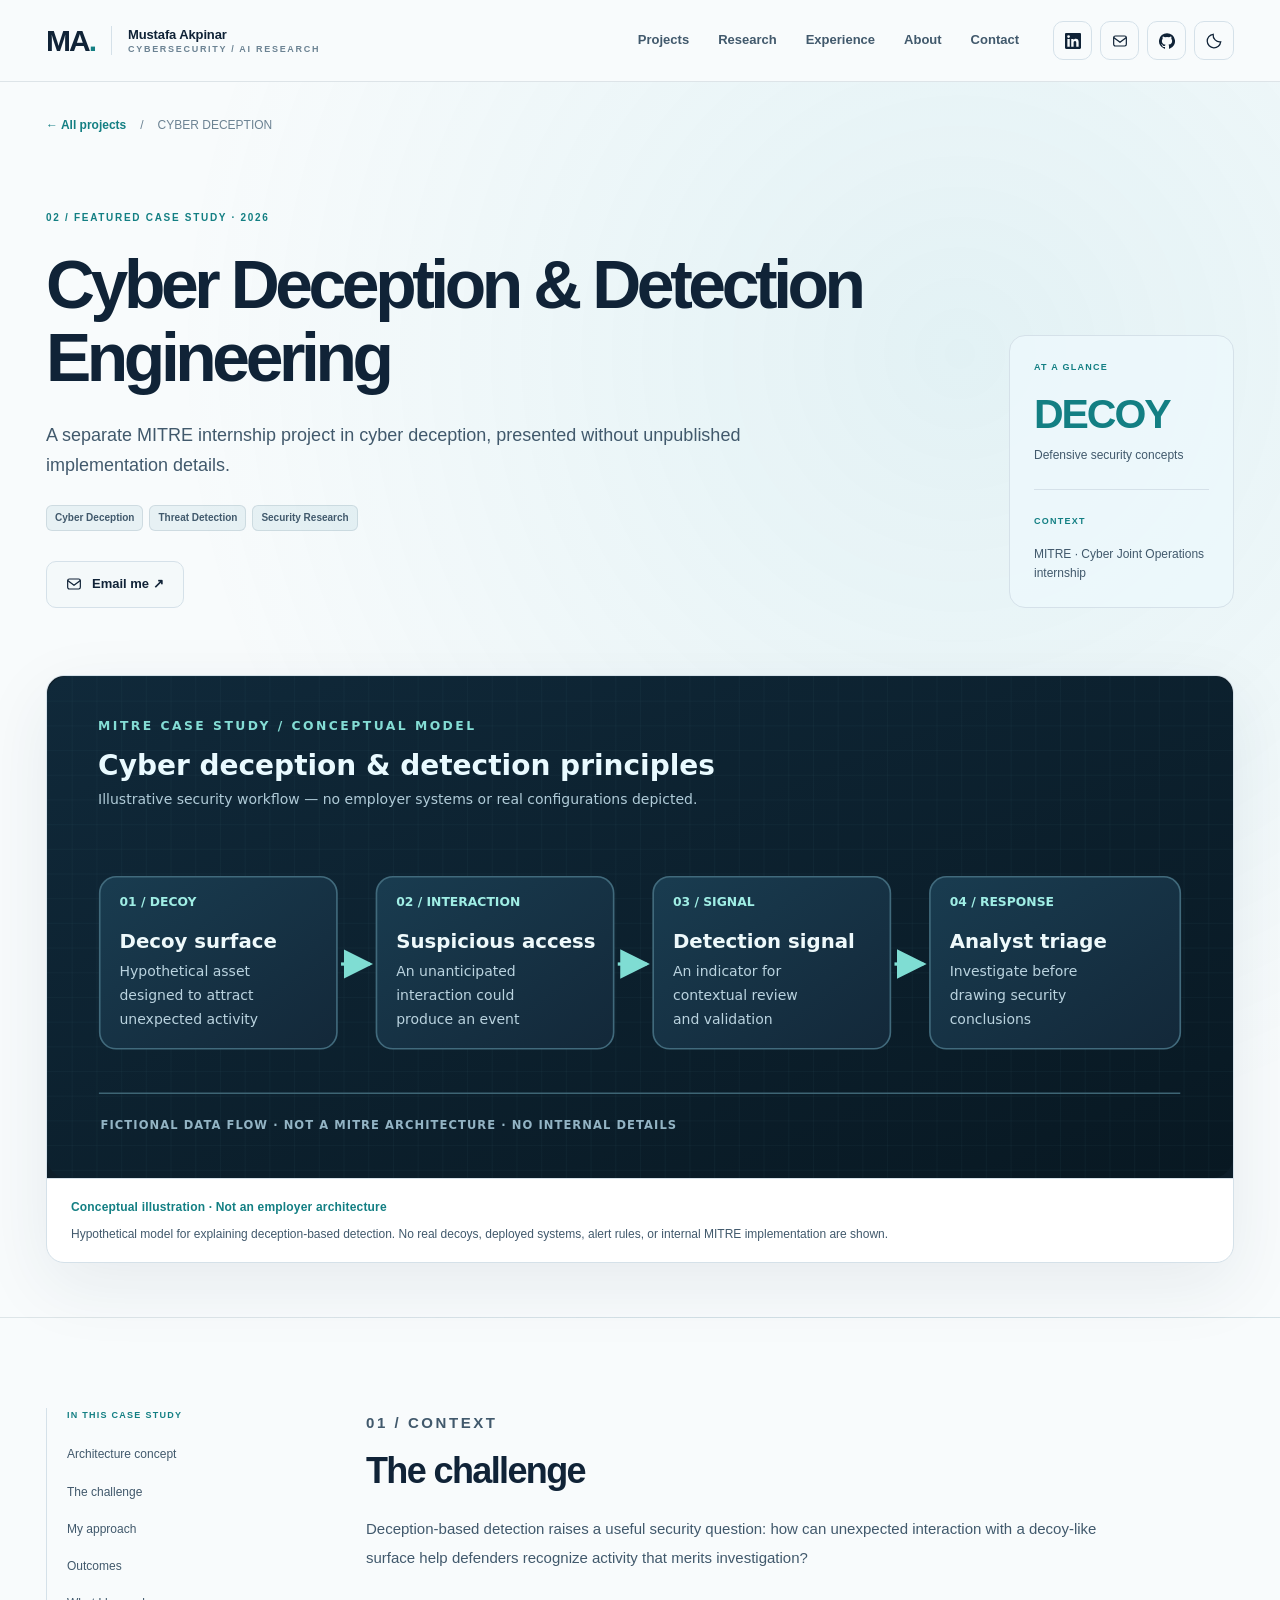
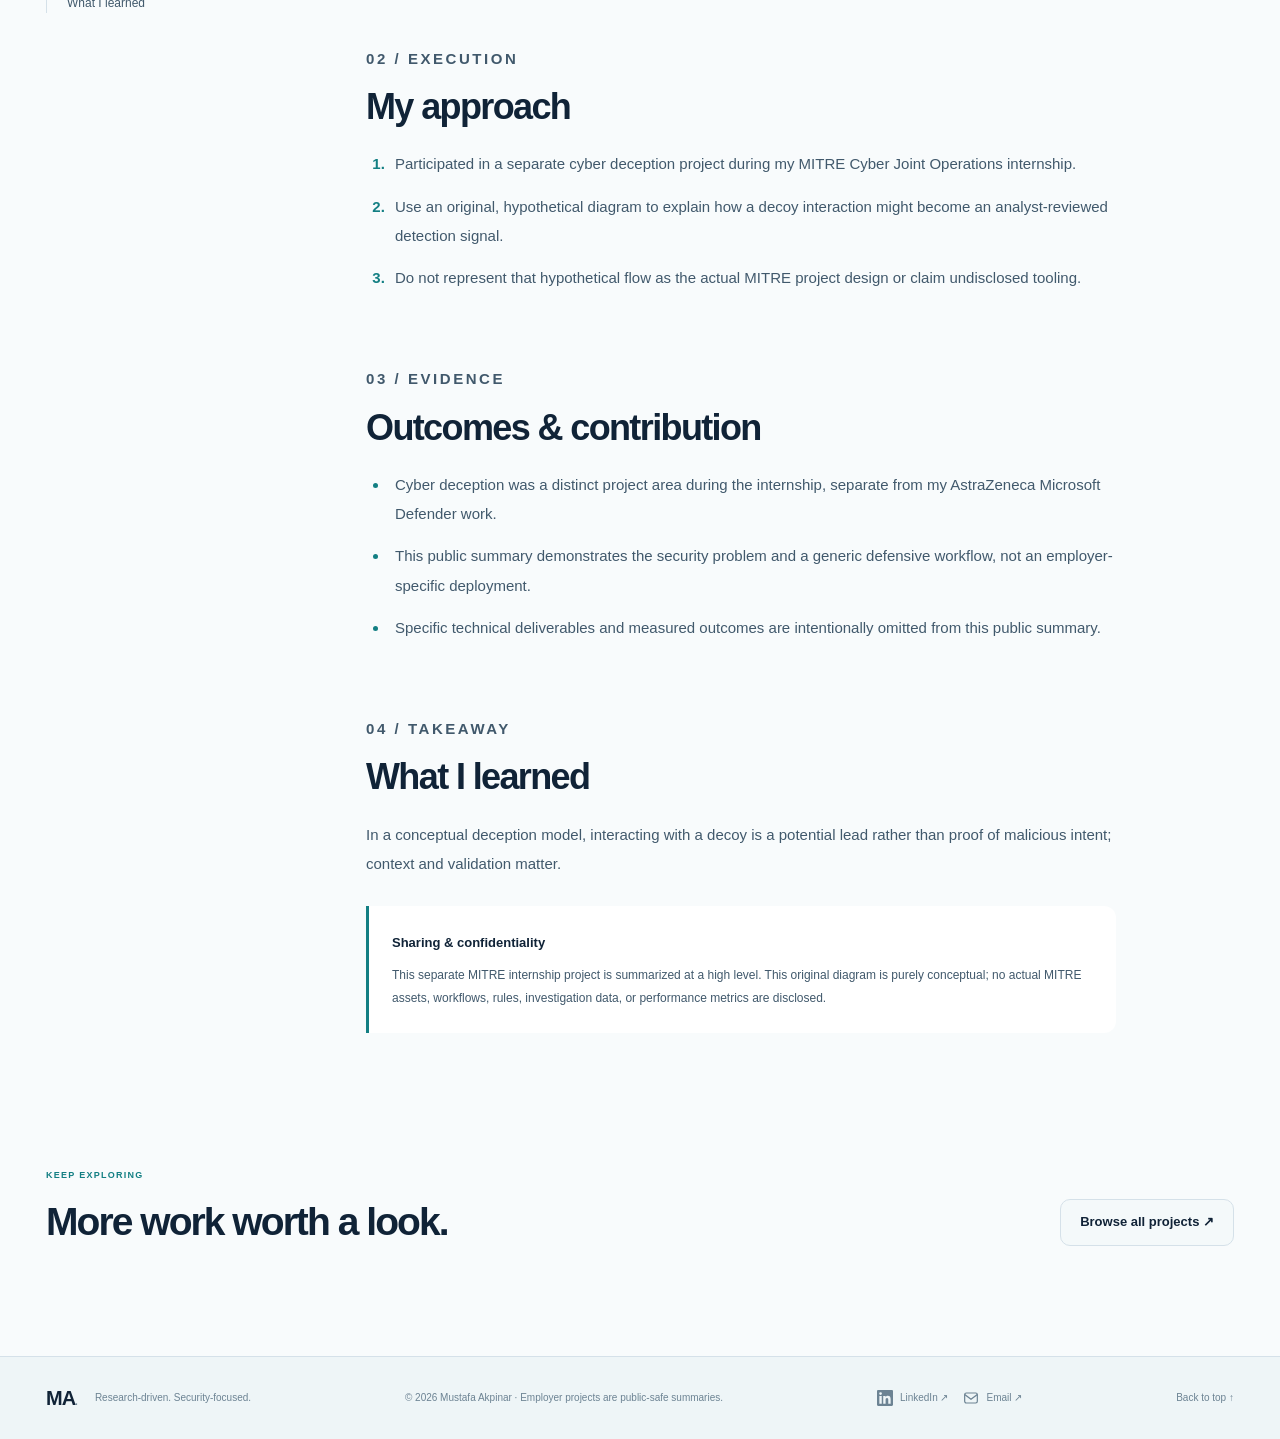
<file: projects/cyber-deception-detection.html>
<!DOCTYPE html>

<html data-theme="light" lang="en"><head><meta charset="utf-8"/><meta content="width=device-width,initial-scale=1" name="viewport"/><meta content="#f8fbfc" name="theme-color"/><meta content="A user-confirmed MITRE internship project in cyber deception; conceptual diagram, no internal implementation details." name="description"/><title>Cyber Deception &amp; Detection Engineering | Mustafa Akpinar</title><meta content="website" property="og:type"/><meta content="Mustafa Akpinar | Cybersecurity &amp; AI Research" property="og:title"/><link href="../assets/favicon.svg" rel="icon" type="image/svg+xml"/><link href="../styles.css?v=14" rel="stylesheet"/><script>try{const t=localStorage.getItem('ma-theme');if(t==='light'||t==='dark')document.documentElement.dataset.theme=t}catch(e){}</script></head><body><a class="skip-link" href="#main">Skip to content</a>
<header class="site-header" id="top"><div class="container header-inner">
<a aria-label="Mustafa Akpinar, home" class="brand" href="../index.html#top"><span class="brand-mark">MA<span>.</span></span><span class="brand-copy"><strong>Mustafa Akpinar</strong><small>CYBERSECURITY / AI RESEARCH</small></span></a>
<nav aria-label="Primary navigation" class="primary-nav" id="site-nav"><a href="../index.html#work">Projects</a><a href="../index.html#research">Research</a><a href="../index.html#experience">Experience</a><a href="../index.html#about">About</a><a href="../index.html#contact">Contact</a></nav>
<div class="header-actions"><a class="social-nav-link header-pill" aria-label="LinkedIn profile (opens in new tab)" href="https://www.linkedin.com/in/mustafa-akpinar-583558202/" target="_blank" rel="noopener noreferrer"><svg class="contact-icon" aria-hidden="true" focusable="false" width="16" height="16" viewBox="0 0 24 24" fill="currentColor"><path d="M20.447 20.452h-3.554v-5.569c0-1.328-.027-3.037-1.852-3.037-1.853 0-2.136 1.445-2.136 2.94v5.666H9.35V9h3.414v1.561h.049c.476-.9 1.637-1.85 3.37-1.85 3.601 0 4.268 2.37 4.268 5.455v6.286ZM5.337 7.433a2.062 2.062 0 1 1 0-4.124 2.062 2.062 0 0 1 0 4.124Zm1.782 13.019H3.555V9h3.564v11.452ZM22.225 0H1.771C.792 0 0 .774 0 1.729v20.542C0 23.227.792 24 1.771 24h20.451c.978 0 1.778-.773 1.778-1.729V1.729C24 .774 23.203 0 22.225 0Z"/></svg><span class="pill-label">LinkedIn</span></a><a class="social-nav-link header-pill" aria-label="Email Mustafa Akpinar" href="mailto:mmahir2004@gmail.com"><svg class="contact-icon" aria-hidden="true" focusable="false" width="16" height="16" viewBox="0 0 24 24" fill="none" stroke="currentColor" stroke-width="1.8" stroke-linecap="round" stroke-linejoin="round"><rect x="2.5" y="4.5" width="19" height="15" rx="2.5"/><path d="m3 7 9 7 9-7"/></svg><span class="pill-label">Email me</span></a><a class="github-btn header-pill" aria-label="GitHub profile (opens in new tab)" href="https://github.com/makpinar11" target="_blank" rel="noopener noreferrer"><svg class="contact-icon" aria-hidden="true" focusable="false" width="16" height="16" viewBox="0 0 24 24" fill="currentColor"><path d="M12 .297a12 12 0 0 0-3.793 23.386c.6.111.82-.261.82-.577v-2.234c-3.338.726-4.043-1.416-4.043-1.416-.546-1.387-1.333-1.756-1.333-1.756-1.089-.745.083-.729.083-.729 1.205.085 1.839 1.237 1.839 1.237 1.07 1.834 2.807 1.304 3.492.997.108-.775.418-1.305.762-1.605-2.665-.303-5.467-1.333-5.467-5.932 0-1.311.469-2.381 1.236-3.221-.124-.303-.536-1.524.117-3.176 0 0 1.008-.322 3.301 1.23a11.53 11.53 0 0 1 6.007 0c2.291-1.552 3.297-1.23 3.297-1.23.655 1.652.243 2.873.12 3.176.77.84 1.235 1.91 1.235 3.221 0 4.61-2.807 5.625-5.479 5.921.43.372.823 1.102.823 2.222v3.293c0 .319.216.694.825.576A12 12 0 0 0 12 .297Z"/></svg><span class="pill-label">GitHub</span></a><button aria-label="Switch to dark mode" class="theme-toggle" data-theme-toggle="" title="Toggle color theme"><svg aria-hidden="true" class="theme-sun" fill="none" stroke="currentColor" stroke-width="1.7" viewbox="0 0 24 24"><circle cx="12" cy="12" r="4"></circle><path d="M12 2v2m0 16v2M4.93 4.93l1.41 1.41m11.32 11.32 1.41 1.41M2 12h2m16 0h2M4.93 19.07l1.41-1.41M17.66 6.34l1.41-1.41"></path></svg><svg aria-hidden="true" class="theme-moon" fill="none" stroke="currentColor" stroke-width="1.7" viewbox="0 0 24 24"><path d="M20.9 13.1A9 9 0 0 1 10.9 3.1 9 9 0 1 0 20.9 13.1Z"></path></svg></button><button aria-controls="site-nav" aria-expanded="false" aria-label="Open navigation" class="nav-toggle"><span></span><span></span><span></span></button></div>
</div></header><main id="main"><div class="detail-shell"><div class="container"><div class="breadcrumbs"><a href="../index.html#work">← All projects</a><span>/</span><span>CYBER DECEPTION</span></div><div class="detail-hero"><div><p class="section-kicker">02 / FEATURED CASE STUDY · 2026</p><h1>Cyber Deception &amp; Detection Engineering</h1><p class="detail-subtitle">A separate MITRE internship project in cyber deception, presented without unpublished implementation details.</p><div class="tags"><span>Cyber Deception</span><span>Threat Detection</span><span>Security Research</span></div><div class="detail-actions"><a class="btn btn-secondary contact-link" href="mailto:mmahir2004@gmail.com"><svg aria-hidden="true" focusable="false" class="contact-icon" viewBox="0 0 24 24" fill="none" stroke="currentColor" stroke-width="1.8" stroke-linecap="round" stroke-linejoin="round" height="16"><rect x="2.5" y="4.5" width="19" height="15" rx="2.5"/><path d="m3 7 9 7 9-7"/></svg>Email me ↗</a></div></div><aside class="detail-stat"><span class="micro-label">AT A GLANCE</span><strong>DECOY</strong><p>Defensive security concepts</p><hr/><span class="micro-label">CONTEXT</span><p>MITRE · Cyber Joint Operations internship</p></aside></div><div class="detail-visual" id="diagram"><figure class="architecture-figure"><img alt="Generic conceptual diagram: hypothetical decoy surface, unexpected interaction, detection signal, analyst review. Not an employer architecture." decoding="async" height="610" loading="eager" src="../assets/diagram-mitre-deception.svg" width="1440"/><figcaption><strong>Conceptual illustration · Not an employer architecture</strong><span>Hypothetical model for explaining deception-based detection. No real decoys, deployed systems, alert rules, or internal MITRE implementation are shown.</span><span class="diagram-swipe-hint">↔ Swipe to inspect the full diagram</span></figcaption></figure></div></div></div>
<div class="container detail-layout"><div class="detail-nav"><span class="micro-label">IN THIS CASE STUDY</span><a href="#diagram">Architecture concept</a><a href="#challenge">The challenge</a><a href="#approach">My approach</a><a href="#outcomes">Outcomes</a><a href="#lessons">What I learned</a></div><div class="detail-content"><section id="challenge"><p class="section-kicker">01 / CONTEXT</p><h2>The challenge</h2><p>Deception-based detection raises a useful security question: how can unexpected interaction with a decoy-like surface help defenders recognize activity that merits investigation?</p></section><section id="approach"><p class="section-kicker">02 / EXECUTION</p><h2>My approach</h2><ol><li>Participated in a separate cyber deception project during my MITRE Cyber Joint Operations internship.</li><li>Use an original, hypothetical diagram to explain how a decoy interaction might become an analyst-reviewed detection signal.</li><li>Do not represent that hypothetical flow as the actual MITRE project design or claim undisclosed tooling.</li></ol></section><section id="outcomes"><p class="section-kicker">03 / EVIDENCE</p><h2>Outcomes &amp; contribution</h2><ul><li>Cyber deception was a distinct project area during the internship, separate from my AstraZeneca Microsoft Defender work.</li><li>This public summary demonstrates the security problem and a generic defensive workflow, not an employer-specific deployment.</li><li>Specific technical deliverables and measured outcomes are intentionally omitted from this public summary.</li></ul></section><section id="lessons"><p class="section-kicker">04 / TAKEAWAY</p><h2>What I learned</h2><p>In a conceptual deception model, interacting with a decoy is a potential lead rather than proof of malicious intent; context and validation matter.</p><div class="safe-note"><strong>Sharing &amp; confidentiality</strong><p>This separate MITRE internship project is summarized at a high level. This original diagram is purely conceptual; no actual MITRE assets, workflows, rules, investigation data, or performance metrics are disclosed.</p></div></section></div></div><div class="container next-project"><div><span class="micro-label">KEEP EXPLORING</span><h2>More work worth a look.</h2></div><a class="btn btn-secondary" href="../index.html#work">Browse all projects ↗</a></div></main><footer class="footer"><div class="container footer-inner"><div><strong>MA<span class="accent">.</span></strong><span>Research-driven. Security-focused.</span></div><p>© 2026 Mustafa Akpinar · Employer projects are public-safe summaries.</p><div class="footer-links"><a class="contact-link" aria-label="Mustafa Akpinar on LinkedIn" href="https://www.linkedin.com/in/mustafa-akpinar-583558202/" rel="noopener noreferrer" target="_blank"><svg aria-hidden="true" focusable="false" class="contact-icon" viewBox="0 0 24 24" fill="currentColor" width="16" height="16"><path d="M20.447 20.452h-3.554v-5.569c0-1.328-.027-3.037-1.852-3.037-1.853 0-2.136 1.445-2.136 2.94v5.666H9.35V9h3.414v1.561h.049c.476-.9 1.637-1.85 3.37-1.85 3.601 0 4.268 2.37 4.268 5.455v6.286ZM5.337 7.433a2.062 2.062 0 1 1 0-4.124 2.062 2.062 0 0 1 0 4.124Zm1.782 13.019H3.555V9h3.564v11.452ZM22.225 0H1.771C.792 0 0 .774 0 1.729v20.542C0 23.227.792 24 1.771 24h20.451c.978 0 1.778-.773 1.778-1.729V1.729C24 .774 23.203 0 22.225 0Z"/></svg>LinkedIn ↗</a><a class="contact-link" href="mailto:mmahir2004@gmail.com"><svg aria-hidden="true" focusable="false" class="contact-icon" viewBox="0 0 24 24" fill="none" stroke="currentColor" stroke-width="1.8" stroke-linecap="round" stroke-linejoin="round" height="16"><rect x="2.5" y="4.5" width="19" height="15" rx="2.5"/><path d="m3 7 9 7 9-7"/></svg>Email ↗</a></div><a href="#top">Back to top ↑</a></div></footer>
<script defer="" src="../script.js"></script></body></html>
</file>
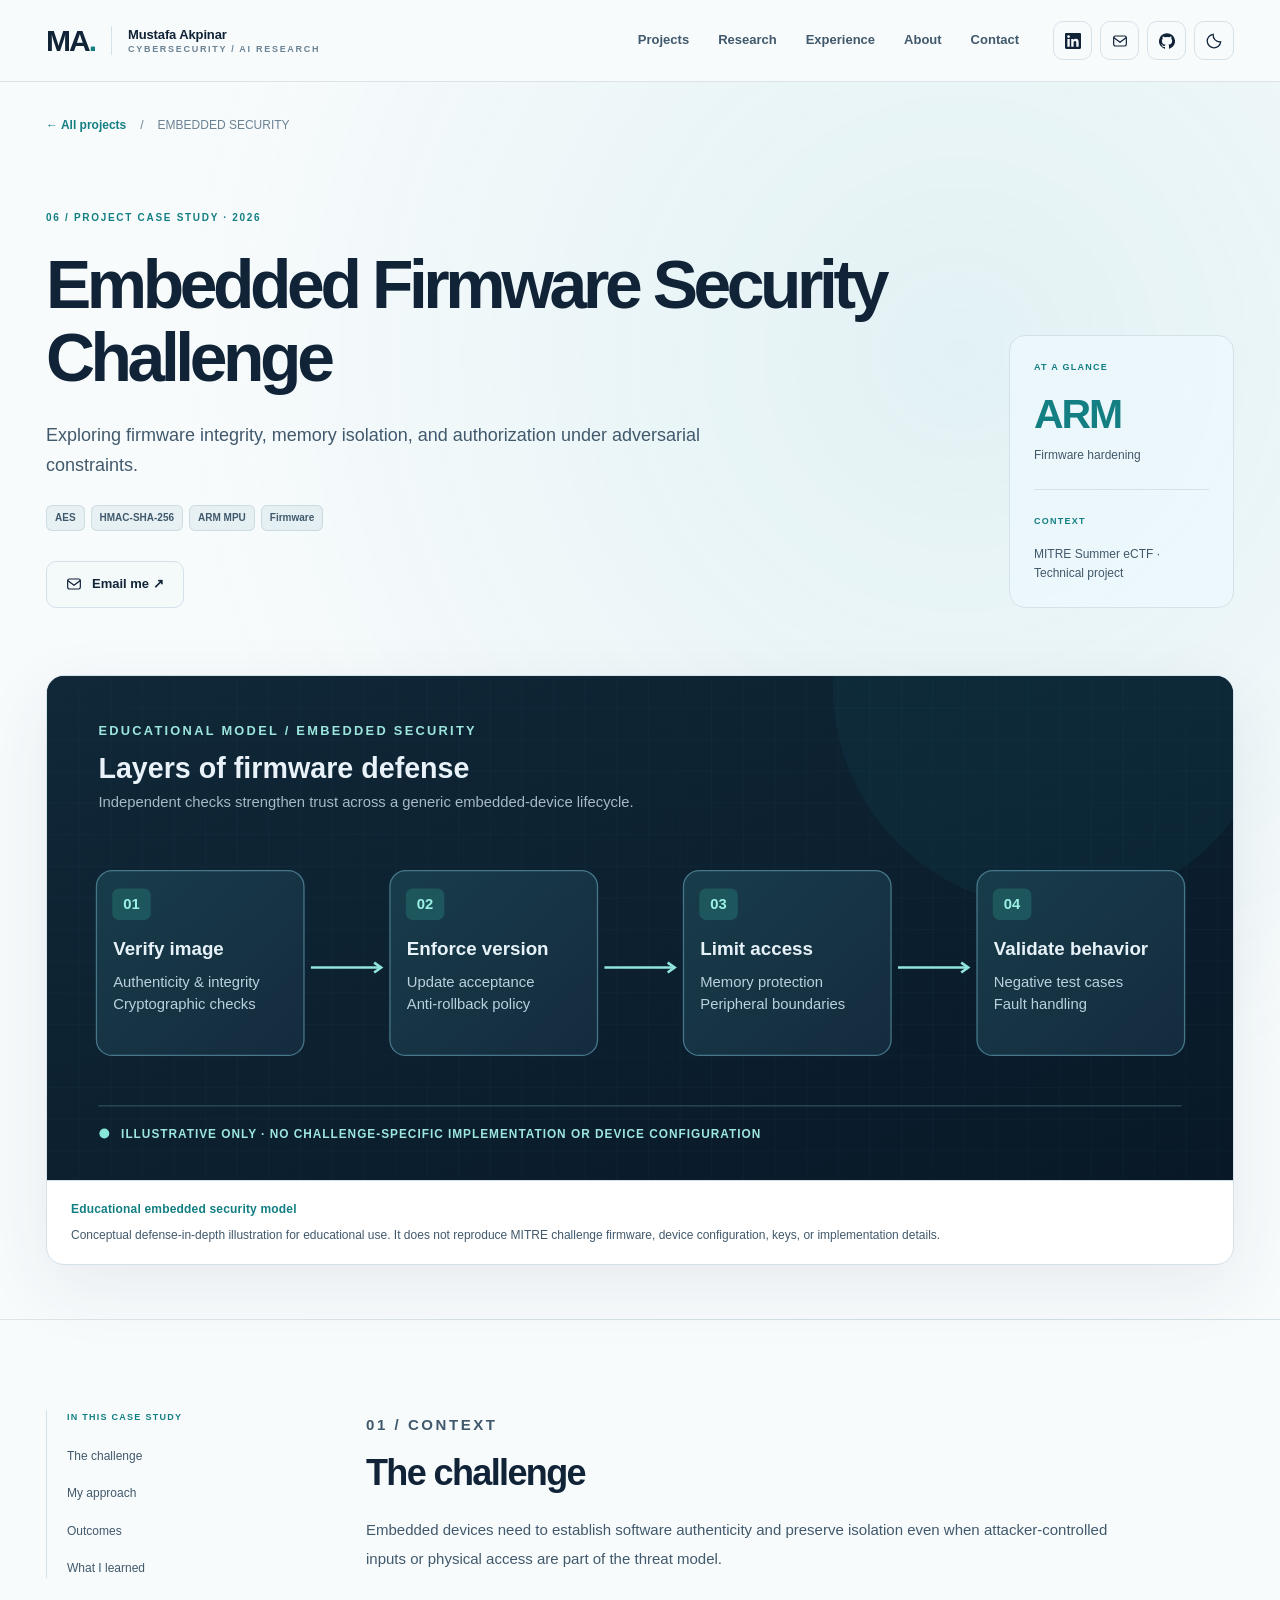
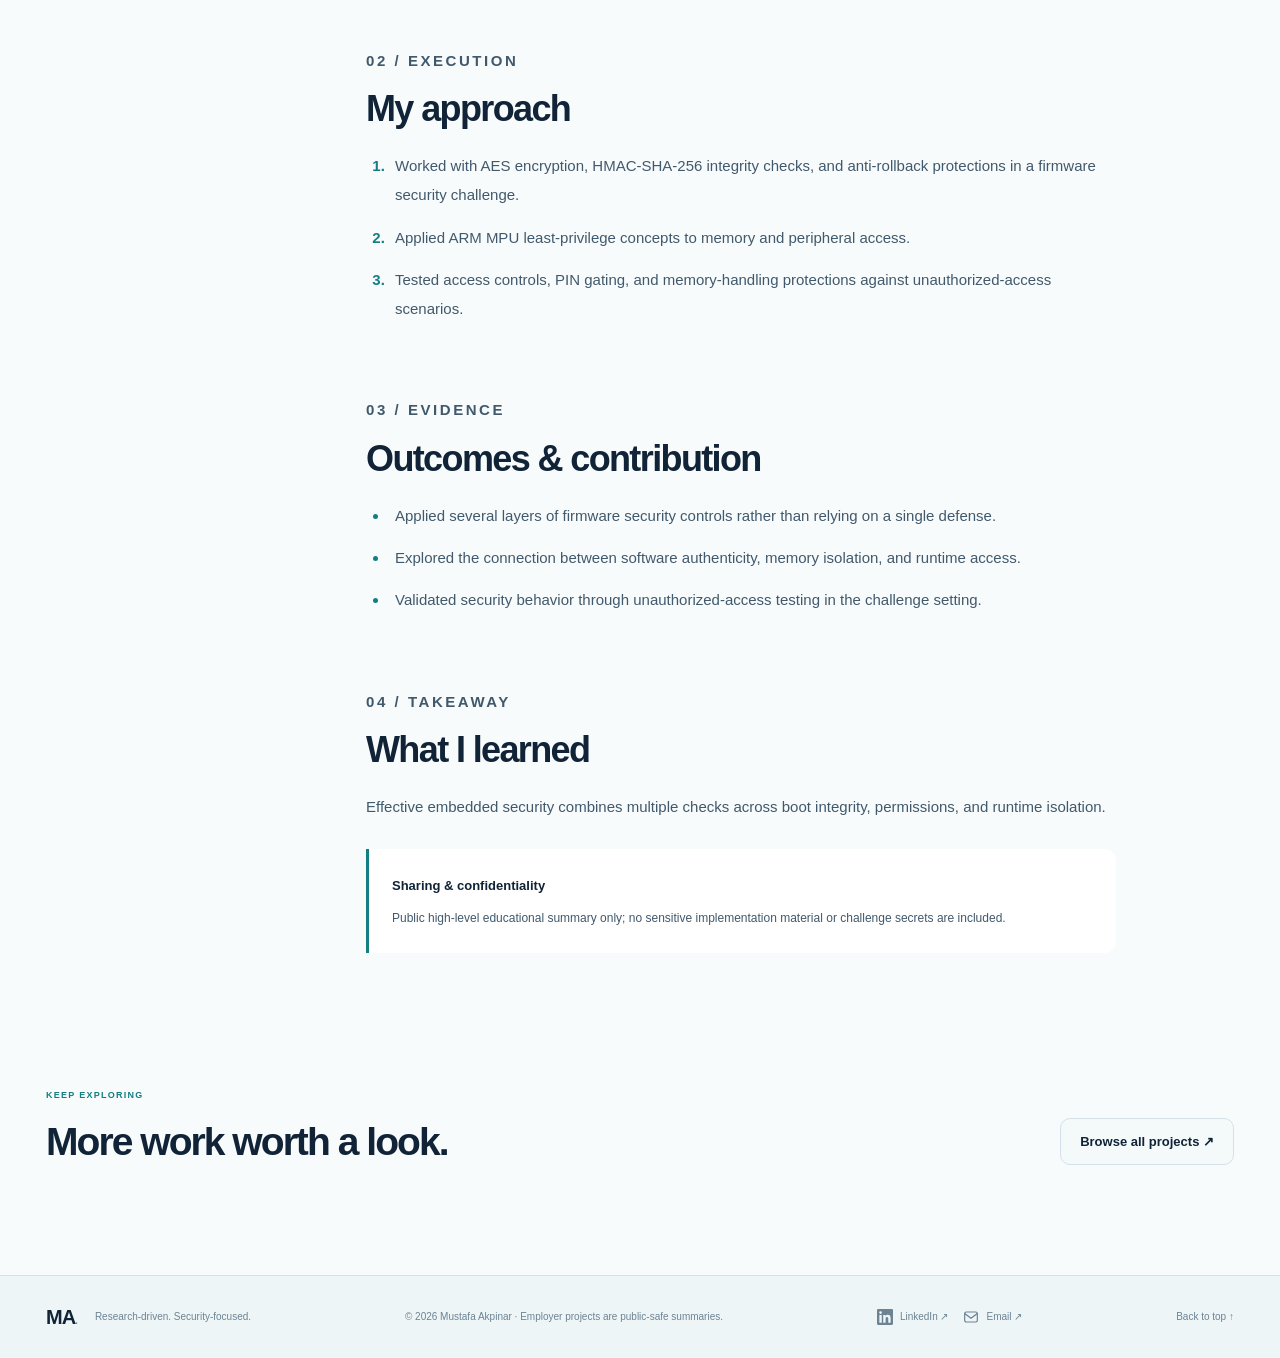
<file: projects/embedded-security.html>
<!DOCTYPE html>
<html data-theme="light" lang="en"><head><meta charset="utf-8"/><meta content="width=device-width,initial-scale=1" name="viewport"/><meta content="#f8fbfc" name="theme-color"/><meta content="Exploring firmware integrity, memory isolation, and authorization under adversarial constraints." name="description"/><title>Embedded Firmware Security Challenge | Mustafa Akpinar</title><meta property="og:type" content="website"/><meta property="og:title" content="Mustafa Akpinar | Cybersecurity &amp; AI Research"/><link href="../assets/favicon.svg" rel="icon" type="image/svg+xml"/><link href="../styles.css?v=14" rel="stylesheet"/><script>try{const t=localStorage.getItem('ma-theme');if(t==='light'||t==='dark')document.documentElement.dataset.theme=t}catch(e){}</script></head><body><a class="skip-link" href="#main">Skip to content</a>
<header class="site-header" id="top"><div class="container header-inner">
<a aria-label="Mustafa Akpinar, home" class="brand" href="../index.html#top"><span class="brand-mark">MA<span>.</span></span><span class="brand-copy"><strong>Mustafa Akpinar</strong><small>CYBERSECURITY / AI RESEARCH</small></span></a>
<nav aria-label="Primary navigation" class="primary-nav" id="site-nav"><a href="../index.html#work">Projects</a><a href="../index.html#research">Research</a><a href="../index.html#experience">Experience</a><a href="../index.html#about">About</a><a href="../index.html#contact">Contact</a></nav>
<div class="header-actions"><a class="social-nav-link header-pill" aria-label="LinkedIn profile (opens in new tab)" href="https://www.linkedin.com/in/mustafa-akpinar-583558202/" target="_blank" rel="noopener noreferrer"><svg class="contact-icon" aria-hidden="true" focusable="false" width="16" height="16" viewBox="0 0 24 24" fill="currentColor"><path d="M20.447 20.452h-3.554v-5.569c0-1.328-.027-3.037-1.852-3.037-1.853 0-2.136 1.445-2.136 2.94v5.666H9.35V9h3.414v1.561h.049c.476-.9 1.637-1.85 3.37-1.85 3.601 0 4.268 2.37 4.268 5.455v6.286ZM5.337 7.433a2.062 2.062 0 1 1 0-4.124 2.062 2.062 0 0 1 0 4.124Zm1.782 13.019H3.555V9h3.564v11.452ZM22.225 0H1.771C.792 0 0 .774 0 1.729v20.542C0 23.227.792 24 1.771 24h20.451c.978 0 1.778-.773 1.778-1.729V1.729C24 .774 23.203 0 22.225 0Z"/></svg><span class="pill-label">LinkedIn</span></a><a class="social-nav-link header-pill" aria-label="Email Mustafa Akpinar" href="mailto:mmahir2004@gmail.com"><svg class="contact-icon" aria-hidden="true" focusable="false" width="16" height="16" viewBox="0 0 24 24" fill="none" stroke="currentColor" stroke-width="1.8" stroke-linecap="round" stroke-linejoin="round"><rect x="2.5" y="4.5" width="19" height="15" rx="2.5"/><path d="m3 7 9 7 9-7"/></svg><span class="pill-label">Email me</span></a><a class="github-btn header-pill" aria-label="GitHub profile (opens in new tab)" href="https://github.com/makpinar11" target="_blank" rel="noopener noreferrer"><svg class="contact-icon" aria-hidden="true" focusable="false" width="16" height="16" viewBox="0 0 24 24" fill="currentColor"><path d="M12 .297a12 12 0 0 0-3.793 23.386c.6.111.82-.261.82-.577v-2.234c-3.338.726-4.043-1.416-4.043-1.416-.546-1.387-1.333-1.756-1.333-1.756-1.089-.745.083-.729.083-.729 1.205.085 1.839 1.237 1.839 1.237 1.07 1.834 2.807 1.304 3.492.997.108-.775.418-1.305.762-1.605-2.665-.303-5.467-1.333-5.467-5.932 0-1.311.469-2.381 1.236-3.221-.124-.303-.536-1.524.117-3.176 0 0 1.008-.322 3.301 1.23a11.53 11.53 0 0 1 6.007 0c2.291-1.552 3.297-1.23 3.297-1.23.655 1.652.243 2.873.12 3.176.77.84 1.235 1.91 1.235 3.221 0 4.61-2.807 5.625-5.479 5.921.43.372.823 1.102.823 2.222v3.293c0 .319.216.694.825.576A12 12 0 0 0 12 .297Z"/></svg><span class="pill-label">GitHub</span></a><button aria-label="Switch to dark mode" class="theme-toggle" data-theme-toggle="" title="Toggle color theme"><svg aria-hidden="true" class="theme-sun" fill="none" stroke="currentColor" stroke-width="1.7" viewbox="0 0 24 24"><circle cx="12" cy="12" r="4"></circle><path d="M12 2v2m0 16v2M4.93 4.93l1.41 1.41m11.32 11.32 1.41 1.41M2 12h2m16 0h2M4.93 19.07l1.41-1.41M17.66 6.34l1.41-1.41"></path></svg><svg aria-hidden="true" class="theme-moon" fill="none" stroke="currentColor" stroke-width="1.7" viewbox="0 0 24 24"><path d="M20.9 13.1A9 9 0 0 1 10.9 3.1 9 9 0 1 0 20.9 13.1Z"></path></svg></button><button aria-controls="site-nav" aria-expanded="false" aria-label="Open navigation" class="nav-toggle"><span></span><span></span><span></span></button></div>
</div></header><main id="main"><div class="detail-shell"><div class="container"><div class="breadcrumbs"><a href="../index.html#work">← All projects</a><span>/</span><span>EMBEDDED SECURITY</span></div><div class="detail-hero"><div><p class="section-kicker">06 / PROJECT CASE STUDY · 2026</p><h1>Embedded Firmware Security Challenge</h1><p class="detail-subtitle">Exploring firmware integrity, memory isolation, and authorization under adversarial constraints.</p><div class="tags"><span>AES</span><span>HMAC-SHA-256</span><span>ARM MPU</span><span>Firmware</span></div><div class="detail-actions"><a class="btn btn-secondary contact-link" href="mailto:mmahir2004@gmail.com"><svg aria-hidden="true" focusable="false" class="contact-icon" viewBox="0 0 24 24" fill="none" stroke="currentColor" stroke-width="1.8" stroke-linecap="round" stroke-linejoin="round" height="16"><rect x="2.5" y="4.5" width="19" height="15" rx="2.5"/><path d="m3 7 9 7 9-7"/></svg>Email me ↗</a></div></div><aside class="detail-stat"><span class="micro-label">AT A GLANCE</span><strong>ARM</strong><p>Firmware hardening</p><hr/><span class="micro-label">CONTEXT</span><p>MITRE Summer eCTF · Technical project</p></aside></div><div class="detail-visual"><figure class="architecture-figure"><img alt="High-level embedded security concept: verification, version policy, memory and peripheral isolation, then validation tests." height="510" loading="lazy" src="../assets/diagram-firmware-defense.svg" width="1200"/><figcaption><strong>Educational embedded security model</strong><span>Conceptual defense-in-depth illustration for educational use. It does not reproduce MITRE challenge firmware, device configuration, keys, or implementation details.</span><span class="diagram-swipe-hint">On smaller screens, swipe horizontally to explore the diagram →</span></figcaption></figure></div></div></div>
<div class="container detail-layout"><div class="detail-nav"><span class="micro-label">IN THIS CASE STUDY</span><a href="#challenge">The challenge</a><a href="#approach">My approach</a><a href="#outcomes">Outcomes</a><a href="#lessons">What I learned</a></div><div class="detail-content"><section id="challenge"><p class="section-kicker">01 / CONTEXT</p><h2>The challenge</h2><p>Embedded devices need to establish software authenticity and preserve isolation even when attacker-controlled inputs or physical access are part of the threat model.</p></section><section id="approach"><p class="section-kicker">02 / EXECUTION</p><h2>My approach</h2><ol><li>Worked with AES encryption, HMAC-SHA-256 integrity checks, and anti-rollback protections in a firmware security challenge.</li><li>Applied ARM MPU least-privilege concepts to memory and peripheral access.</li><li>Tested access controls, PIN gating, and memory-handling protections against unauthorized-access scenarios.</li></ol></section><section id="outcomes"><p class="section-kicker">03 / EVIDENCE</p><h2>Outcomes &amp; contribution</h2><ul><li>Applied several layers of firmware security controls rather than relying on a single defense.</li><li>Explored the connection between software authenticity, memory isolation, and runtime access.</li><li>Validated security behavior through unauthorized-access testing in the challenge setting.</li></ul></section><section id="lessons"><p class="section-kicker">04 / TAKEAWAY</p><h2>What I learned</h2><p>Effective embedded security combines multiple checks across boot integrity, permissions, and runtime isolation.</p><div class="safe-note"><strong>Sharing &amp; confidentiality</strong><p>Public high-level educational summary only; no sensitive implementation material or challenge secrets are included.</p></div></section></div></div><div class="container next-project"><div><span class="micro-label">KEEP EXPLORING</span><h2>More work worth a look.</h2></div><a class="btn btn-secondary" href="../index.html#work">Browse all projects ↗</a></div></main><footer class="footer"><div class="container footer-inner"><div><strong>MA<span class="accent">.</span></strong><span>Research-driven. Security-focused.</span></div><p>© 2026 Mustafa Akpinar · Employer projects are public-safe summaries.</p><div class="footer-links"><a class="contact-link" href="https://www.linkedin.com/in/mustafa-akpinar-583558202/" target="_blank" rel="noopener noreferrer" aria-label="Mustafa Akpinar on LinkedIn"><svg aria-hidden="true" focusable="false" class="contact-icon" viewBox="0 0 24 24" fill="currentColor" width="16" height="16"><path d="M20.447 20.452h-3.554v-5.569c0-1.328-.027-3.037-1.852-3.037-1.853 0-2.136 1.445-2.136 2.94v5.666H9.35V9h3.414v1.561h.049c.476-.9 1.637-1.85 3.37-1.85 3.601 0 4.268 2.37 4.268 5.455v6.286ZM5.337 7.433a2.062 2.062 0 1 1 0-4.124 2.062 2.062 0 0 1 0 4.124Zm1.782 13.019H3.555V9h3.564v11.452ZM22.225 0H1.771C.792 0 0 .774 0 1.729v20.542C0 23.227.792 24 1.771 24h20.451c.978 0 1.778-.773 1.778-1.729V1.729C24 .774 23.203 0 22.225 0Z"/></svg>LinkedIn ↗</a><a class="contact-link" href="mailto:mmahir2004@gmail.com"><svg aria-hidden="true" focusable="false" class="contact-icon" viewBox="0 0 24 24" fill="none" stroke="currentColor" stroke-width="1.8" stroke-linecap="round" stroke-linejoin="round" height="16"><rect x="2.5" y="4.5" width="19" height="15" rx="2.5"/><path d="m3 7 9 7 9-7"/></svg>Email ↗</a></div><a href="#top">Back to top ↑</a></div></footer>
<script defer="" src="../script.js"></script></body></html>
</file>
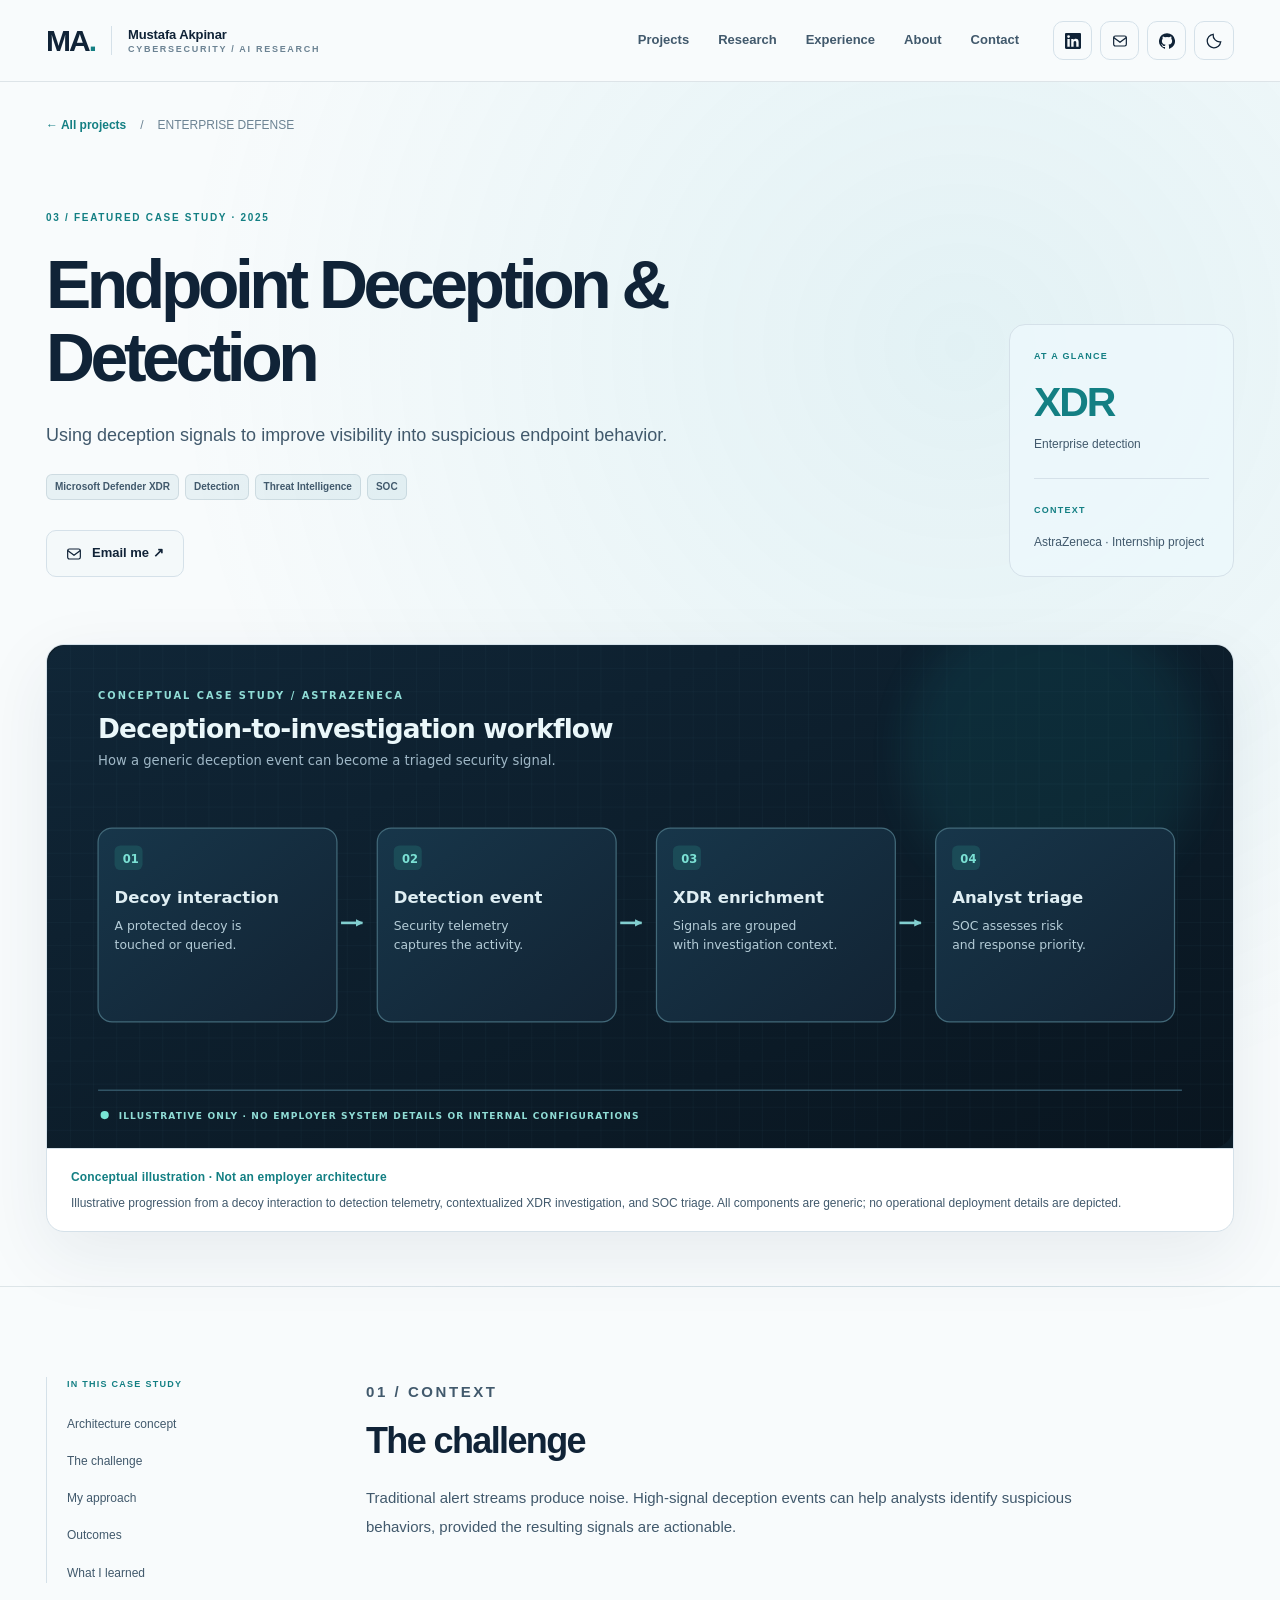
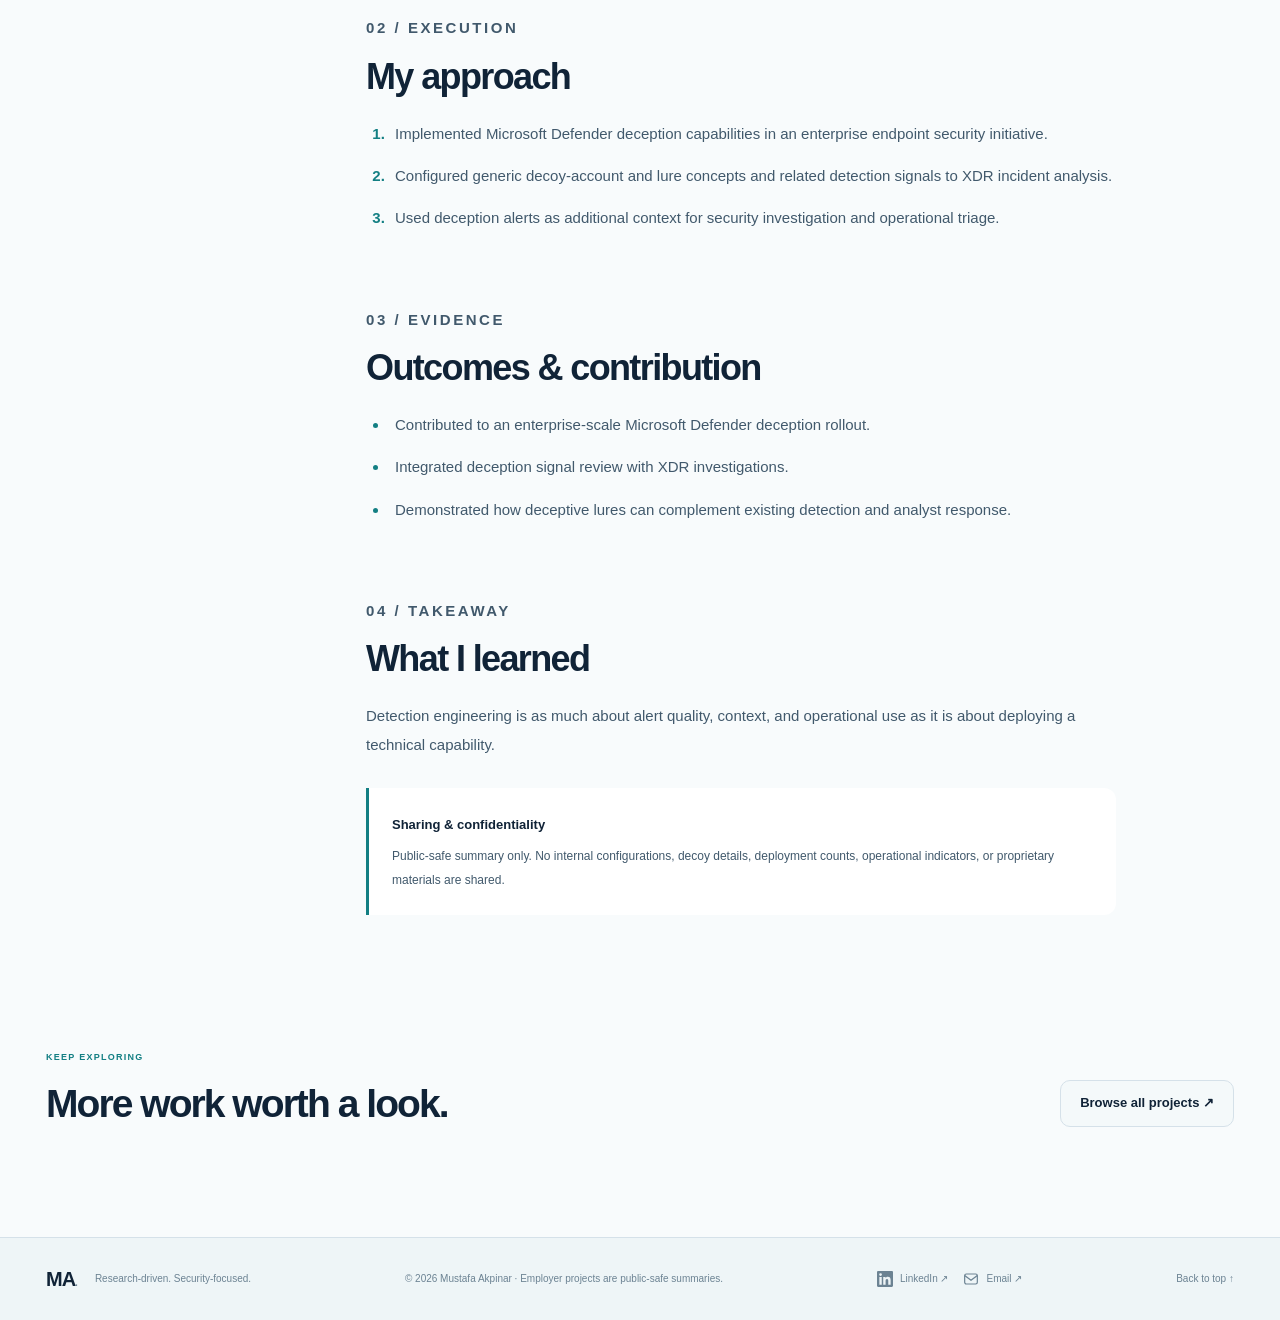
<file: projects/endpoint-deception.html>
<!DOCTYPE html>

<html data-theme="light" lang="en"><head><meta charset="utf-8"/><meta content="width=device-width,initial-scale=1" name="viewport"/><meta content="#f8fbfc" name="theme-color"/><meta content="Using deception signals to improve visibility into suspicious endpoint behavior." name="description"/><title>Endpoint Deception &amp; Detection | Mustafa Akpinar</title><meta property="og:type" content="website"/><meta property="og:title" content="Mustafa Akpinar | Cybersecurity &amp; AI Research"/><link href="../assets/favicon.svg" rel="icon" type="image/svg+xml"/><link href="../styles.css?v=14" rel="stylesheet"/><script>try{const t=localStorage.getItem('ma-theme');if(t==='light'||t==='dark')document.documentElement.dataset.theme=t}catch(e){}</script></head><body><a class="skip-link" href="#main">Skip to content</a>
<header class="site-header" id="top"><div class="container header-inner">
<a aria-label="Mustafa Akpinar, home" class="brand" href="../index.html#top"><span class="brand-mark">MA<span>.</span></span><span class="brand-copy"><strong>Mustafa Akpinar</strong><small>CYBERSECURITY / AI RESEARCH</small></span></a>
<nav aria-label="Primary navigation" class="primary-nav" id="site-nav"><a href="../index.html#work">Projects</a><a href="../index.html#research">Research</a><a href="../index.html#experience">Experience</a><a href="../index.html#about">About</a><a href="../index.html#contact">Contact</a></nav>
<div class="header-actions"><a class="social-nav-link header-pill" aria-label="LinkedIn profile (opens in new tab)" href="https://www.linkedin.com/in/mustafa-akpinar-583558202/" target="_blank" rel="noopener noreferrer"><svg class="contact-icon" aria-hidden="true" focusable="false" width="16" height="16" viewBox="0 0 24 24" fill="currentColor"><path d="M20.447 20.452h-3.554v-5.569c0-1.328-.027-3.037-1.852-3.037-1.853 0-2.136 1.445-2.136 2.94v5.666H9.35V9h3.414v1.561h.049c.476-.9 1.637-1.85 3.37-1.85 3.601 0 4.268 2.37 4.268 5.455v6.286ZM5.337 7.433a2.062 2.062 0 1 1 0-4.124 2.062 2.062 0 0 1 0 4.124Zm1.782 13.019H3.555V9h3.564v11.452ZM22.225 0H1.771C.792 0 0 .774 0 1.729v20.542C0 23.227.792 24 1.771 24h20.451c.978 0 1.778-.773 1.778-1.729V1.729C24 .774 23.203 0 22.225 0Z"/></svg><span class="pill-label">LinkedIn</span></a><a class="social-nav-link header-pill" aria-label="Email Mustafa Akpinar" href="mailto:mmahir2004@gmail.com"><svg class="contact-icon" aria-hidden="true" focusable="false" width="16" height="16" viewBox="0 0 24 24" fill="none" stroke="currentColor" stroke-width="1.8" stroke-linecap="round" stroke-linejoin="round"><rect x="2.5" y="4.5" width="19" height="15" rx="2.5"/><path d="m3 7 9 7 9-7"/></svg><span class="pill-label">Email me</span></a><a class="github-btn header-pill" aria-label="GitHub profile (opens in new tab)" href="https://github.com/makpinar11" target="_blank" rel="noopener noreferrer"><svg class="contact-icon" aria-hidden="true" focusable="false" width="16" height="16" viewBox="0 0 24 24" fill="currentColor"><path d="M12 .297a12 12 0 0 0-3.793 23.386c.6.111.82-.261.82-.577v-2.234c-3.338.726-4.043-1.416-4.043-1.416-.546-1.387-1.333-1.756-1.333-1.756-1.089-.745.083-.729.083-.729 1.205.085 1.839 1.237 1.839 1.237 1.07 1.834 2.807 1.304 3.492.997.108-.775.418-1.305.762-1.605-2.665-.303-5.467-1.333-5.467-5.932 0-1.311.469-2.381 1.236-3.221-.124-.303-.536-1.524.117-3.176 0 0 1.008-.322 3.301 1.23a11.53 11.53 0 0 1 6.007 0c2.291-1.552 3.297-1.23 3.297-1.23.655 1.652.243 2.873.12 3.176.77.84 1.235 1.91 1.235 3.221 0 4.61-2.807 5.625-5.479 5.921.43.372.823 1.102.823 2.222v3.293c0 .319.216.694.825.576A12 12 0 0 0 12 .297Z"/></svg><span class="pill-label">GitHub</span></a><button aria-label="Switch to dark mode" class="theme-toggle" data-theme-toggle="" title="Toggle color theme"><svg aria-hidden="true" class="theme-sun" fill="none" stroke="currentColor" stroke-width="1.7" viewbox="0 0 24 24"><circle cx="12" cy="12" r="4"></circle><path d="M12 2v2m0 16v2M4.93 4.93l1.41 1.41m11.32 11.32 1.41 1.41M2 12h2m16 0h2M4.93 19.07l1.41-1.41M17.66 6.34l1.41-1.41"></path></svg><svg aria-hidden="true" class="theme-moon" fill="none" stroke="currentColor" stroke-width="1.7" viewbox="0 0 24 24"><path d="M20.9 13.1A9 9 0 0 1 10.9 3.1 9 9 0 1 0 20.9 13.1Z"></path></svg></button><button aria-controls="site-nav" aria-expanded="false" aria-label="Open navigation" class="nav-toggle"><span></span><span></span><span></span></button></div>
</div></header><main id="main"><div class="detail-shell"><div class="container"><div class="breadcrumbs"><a href="../index.html#work">← All projects</a><span>/</span><span>ENTERPRISE DEFENSE</span></div><div class="detail-hero"><div><p class="section-kicker">03 / FEATURED CASE STUDY · 2025</p><h1>Endpoint Deception &amp; Detection</h1><p class="detail-subtitle">Using deception signals to improve visibility into suspicious endpoint behavior.</p><div class="tags"><span>Microsoft Defender XDR</span><span>Detection</span><span>Threat Intelligence</span><span>SOC</span></div><div class="detail-actions"><a class="btn btn-secondary contact-link" href="mailto:mmahir2004@gmail.com"><svg aria-hidden="true" focusable="false" class="contact-icon" viewBox="0 0 24 24" fill="none" stroke="currentColor" stroke-width="1.8" stroke-linecap="round" stroke-linejoin="round" height="16"><rect x="2.5" y="4.5" width="19" height="15" rx="2.5"/><path d="m3 7 9 7 9-7"/></svg>Email me ↗</a></div></div><aside class="detail-stat"><span class="micro-label">AT A GLANCE</span><strong>XDR</strong><p>Enterprise detection</p><hr/><span class="micro-label">CONTEXT</span><p>AstraZeneca · Internship project</p></aside></div><div class="detail-visual" id="diagram"><figure class="architecture-figure"><img alt="Conceptual deception-to-investigation workflow. Illustrative progression from a decoy interaction to detection telemetry, contextualized XDR investigation, and SOC triage. All components are generic; no operational deployment details are depicted." decoding="async" height="610" loading="eager" src="../assets/diagram-endpoint-deception.svg" width="1440"/><figcaption><strong>Conceptual illustration · Not an employer architecture</strong><span>Illustrative progression from a decoy interaction to detection telemetry, contextualized XDR investigation, and SOC triage. All components are generic; no operational deployment details are depicted.</span><span class="diagram-swipe-hint">↔ Swipe to inspect the full diagram</span></figcaption></figure></div></div></div>
<div class="container detail-layout"><div class="detail-nav"><span class="micro-label">IN THIS CASE STUDY</span><a href="#diagram">Architecture concept</a><a href="#challenge">The challenge</a><a href="#approach">My approach</a><a href="#outcomes">Outcomes</a><a href="#lessons">What I learned</a></div><div class="detail-content"><section id="challenge"><p class="section-kicker">01 / CONTEXT</p><h2>The challenge</h2><p>Traditional alert streams produce noise. High-signal deception events can help analysts identify suspicious behaviors, provided the resulting signals are actionable.</p></section><section id="approach"><p class="section-kicker">02 / EXECUTION</p><h2>My approach</h2><ol><li>Implemented Microsoft Defender deception capabilities in an enterprise endpoint security initiative.</li><li>Configured generic decoy-account and lure concepts and related detection signals to XDR incident analysis.</li><li>Used deception alerts as additional context for security investigation and operational triage.</li></ol></section><section id="outcomes"><p class="section-kicker">03 / EVIDENCE</p><h2>Outcomes &amp; contribution</h2><ul><li>Contributed to an enterprise-scale Microsoft Defender deception rollout.</li><li>Integrated deception signal review with XDR investigations.</li><li>Demonstrated how deceptive lures can complement existing detection and analyst response.</li></ul></section><section id="lessons"><p class="section-kicker">04 / TAKEAWAY</p><h2>What I learned</h2><p>Detection engineering is as much about alert quality, context, and operational use as it is about deploying a technical capability.</p><div class="safe-note"><strong>Sharing &amp; confidentiality</strong><p>Public-safe summary only. No internal configurations, decoy details, deployment counts, operational indicators, or proprietary materials are shared.</p></div></section></div></div><div class="container next-project"><div><span class="micro-label">KEEP EXPLORING</span><h2>More work worth a look.</h2></div><a class="btn btn-secondary" href="../index.html#work">Browse all projects ↗</a></div></main><footer class="footer"><div class="container footer-inner"><div><strong>MA<span class="accent">.</span></strong><span>Research-driven. Security-focused.</span></div><p>© 2026 Mustafa Akpinar · Employer projects are public-safe summaries.</p><div class="footer-links"><a class="contact-link" href="https://www.linkedin.com/in/mustafa-akpinar-583558202/" target="_blank" rel="noopener noreferrer" aria-label="Mustafa Akpinar on LinkedIn"><svg aria-hidden="true" focusable="false" class="contact-icon" viewBox="0 0 24 24" fill="currentColor" width="16" height="16"><path d="M20.447 20.452h-3.554v-5.569c0-1.328-.027-3.037-1.852-3.037-1.853 0-2.136 1.445-2.136 2.94v5.666H9.35V9h3.414v1.561h.049c.476-.9 1.637-1.85 3.37-1.85 3.601 0 4.268 2.37 4.268 5.455v6.286ZM5.337 7.433a2.062 2.062 0 1 1 0-4.124 2.062 2.062 0 0 1 0 4.124Zm1.782 13.019H3.555V9h3.564v11.452ZM22.225 0H1.771C.792 0 0 .774 0 1.729v20.542C0 23.227.792 24 1.771 24h20.451c.978 0 1.778-.773 1.778-1.729V1.729C24 .774 23.203 0 22.225 0Z"/></svg>LinkedIn ↗</a><a class="contact-link" href="mailto:mmahir2004@gmail.com"><svg aria-hidden="true" focusable="false" class="contact-icon" viewBox="0 0 24 24" fill="none" stroke="currentColor" stroke-width="1.8" stroke-linecap="round" stroke-linejoin="round" height="16"><rect x="2.5" y="4.5" width="19" height="15" rx="2.5"/><path d="m3 7 9 7 9-7"/></svg>Email ↗</a></div><a href="#top">Back to top ↑</a></div></footer>
<script defer="" src="../script.js"></script></body></html>
</file>
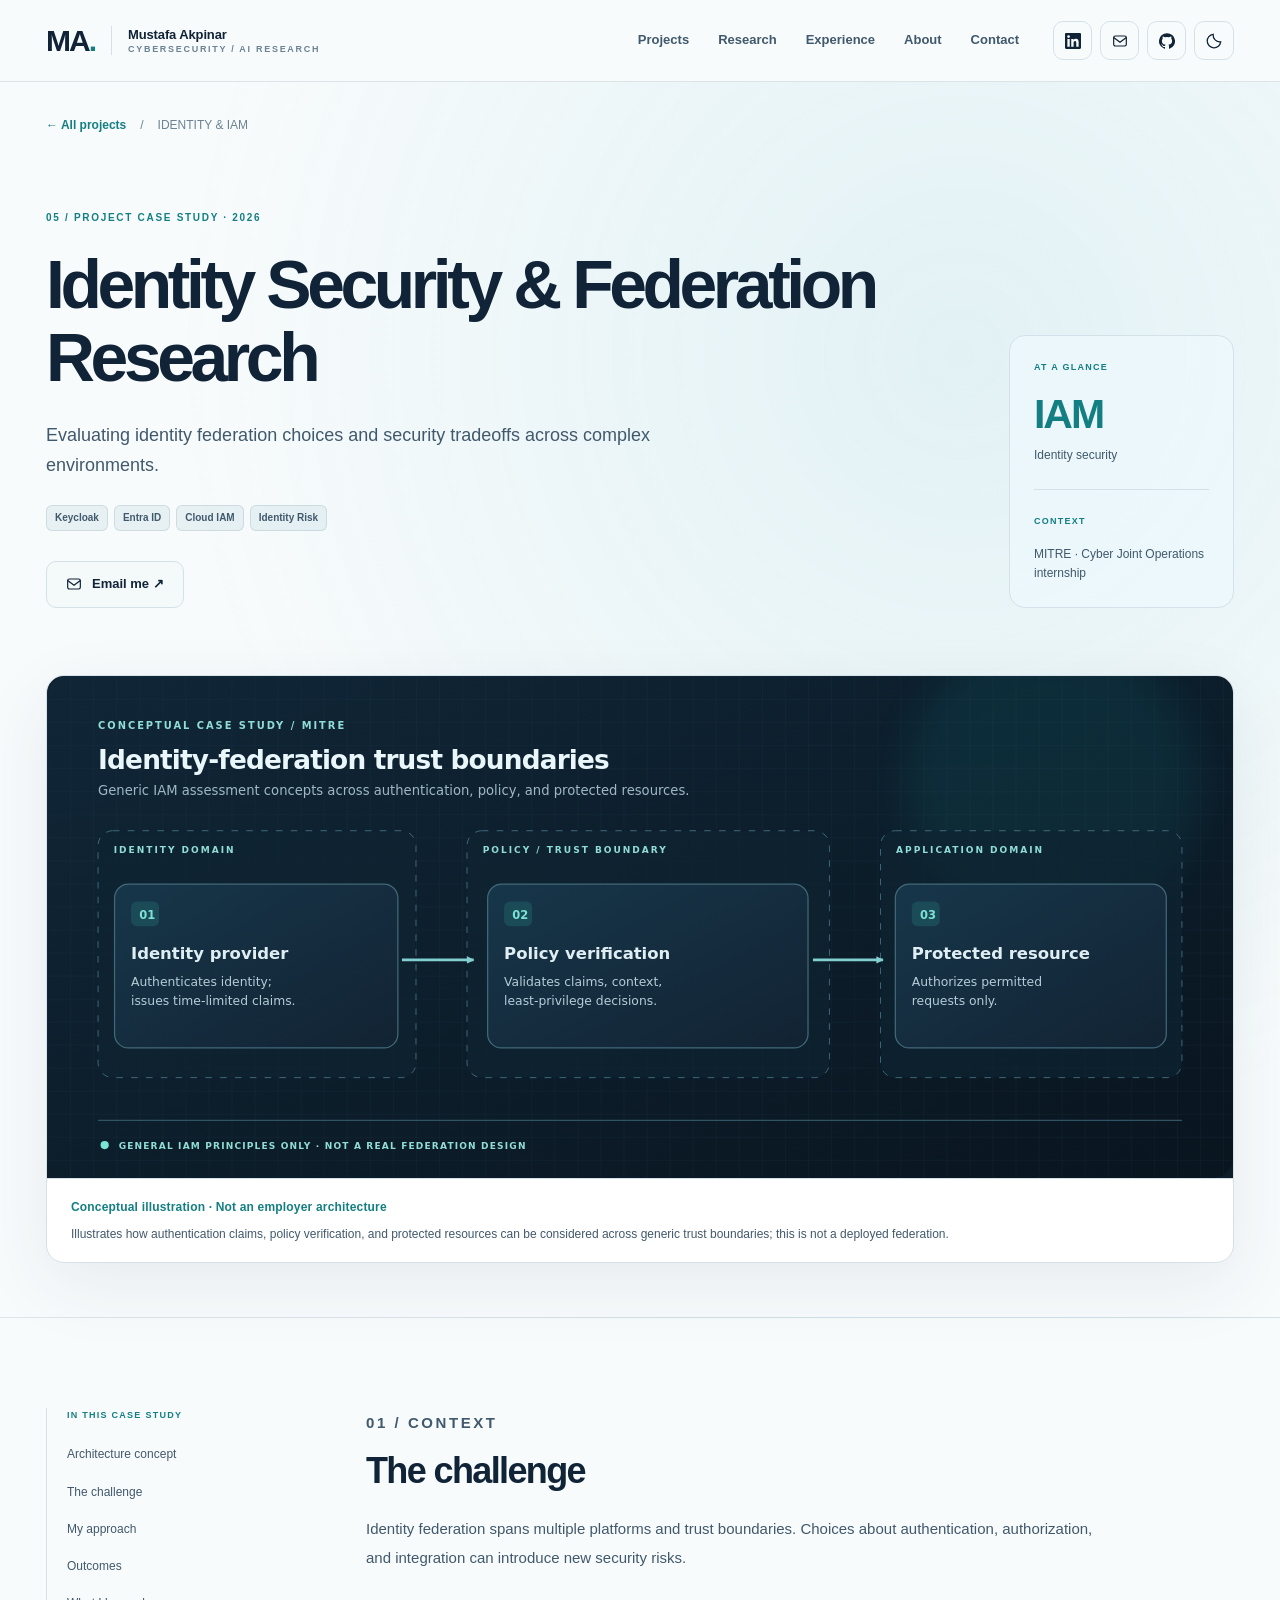
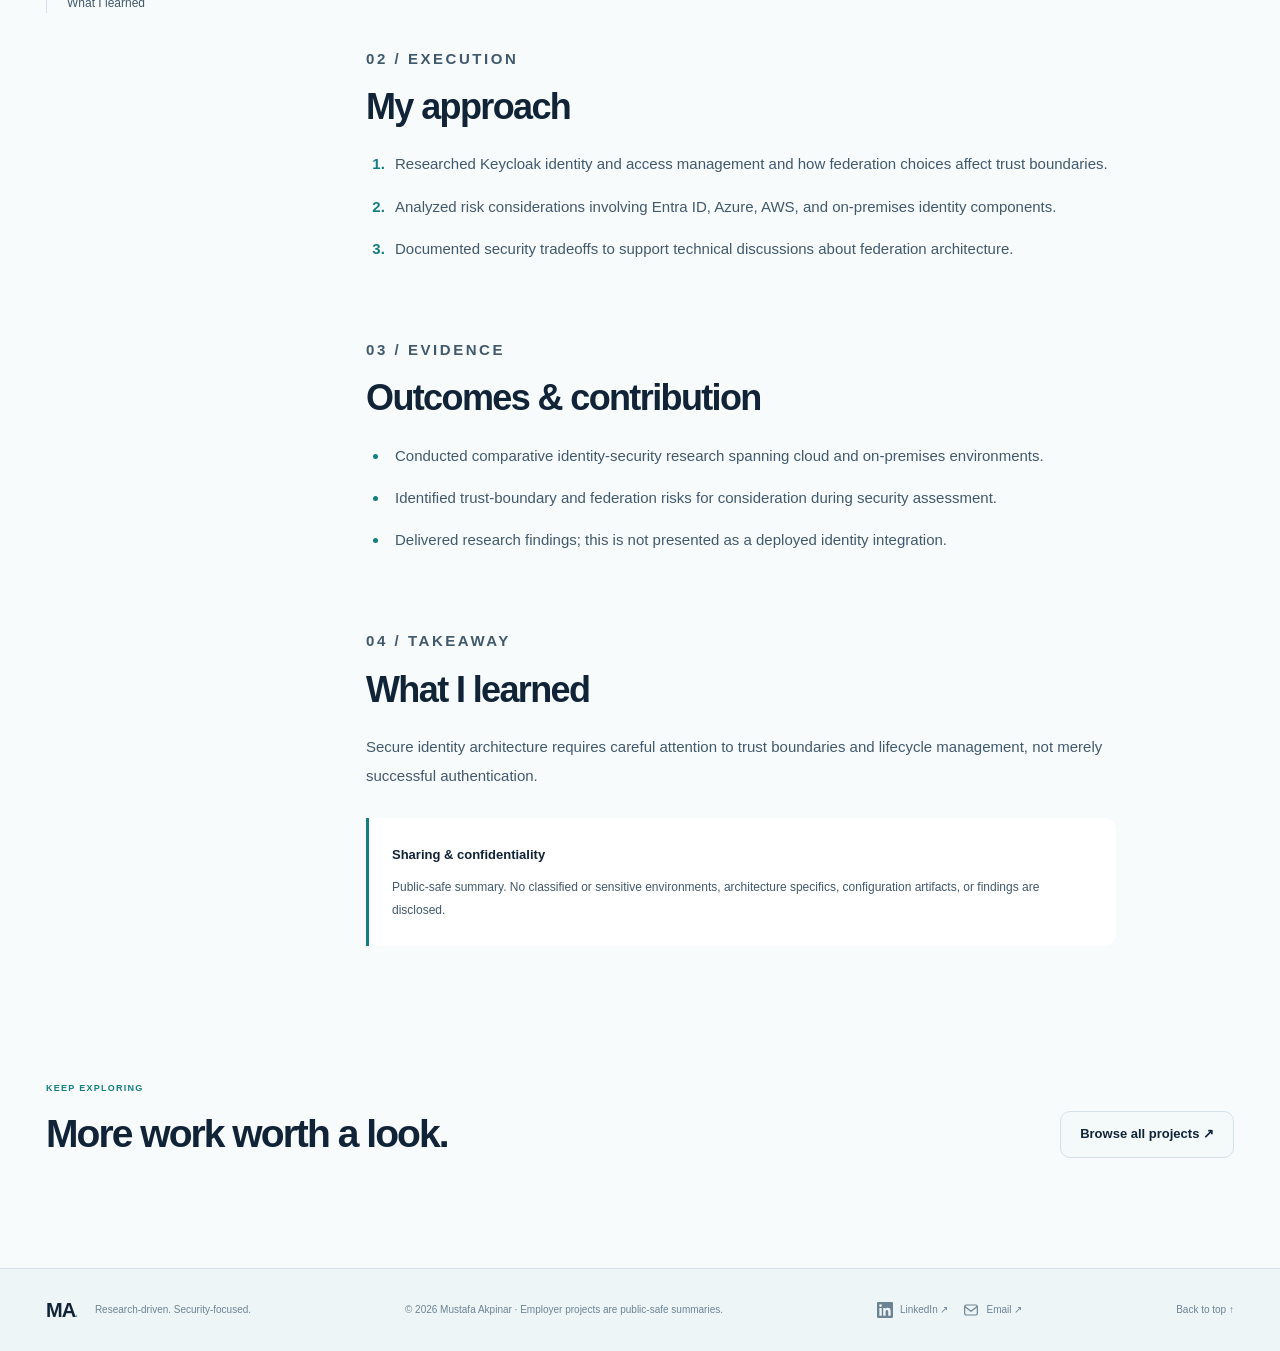
<file: projects/identity-security.html>
<!DOCTYPE html>

<html data-theme="light" lang="en"><head><meta charset="utf-8"/><meta content="width=device-width,initial-scale=1" name="viewport"/><meta content="#f8fbfc" name="theme-color"/><meta content="Evaluating identity federation choices and security tradeoffs across complex environments." name="description"/><title>Identity Security &amp; Federation Research | Mustafa Akpinar</title><meta property="og:type" content="website"/><meta property="og:title" content="Mustafa Akpinar | Cybersecurity &amp; AI Research"/><link href="../assets/favicon.svg" rel="icon" type="image/svg+xml"/><link href="../styles.css?v=14" rel="stylesheet"/><script>try{const t=localStorage.getItem('ma-theme');if(t==='light'||t==='dark')document.documentElement.dataset.theme=t}catch(e){}</script></head><body><a class="skip-link" href="#main">Skip to content</a>
<header class="site-header" id="top"><div class="container header-inner">
<a aria-label="Mustafa Akpinar, home" class="brand" href="../index.html#top"><span class="brand-mark">MA<span>.</span></span><span class="brand-copy"><strong>Mustafa Akpinar</strong><small>CYBERSECURITY / AI RESEARCH</small></span></a>
<nav aria-label="Primary navigation" class="primary-nav" id="site-nav"><a href="../index.html#work">Projects</a><a href="../index.html#research">Research</a><a href="../index.html#experience">Experience</a><a href="../index.html#about">About</a><a href="../index.html#contact">Contact</a></nav>
<div class="header-actions"><a class="social-nav-link header-pill" aria-label="LinkedIn profile (opens in new tab)" href="https://www.linkedin.com/in/mustafa-akpinar-583558202/" target="_blank" rel="noopener noreferrer"><svg class="contact-icon" aria-hidden="true" focusable="false" width="16" height="16" viewBox="0 0 24 24" fill="currentColor"><path d="M20.447 20.452h-3.554v-5.569c0-1.328-.027-3.037-1.852-3.037-1.853 0-2.136 1.445-2.136 2.94v5.666H9.35V9h3.414v1.561h.049c.476-.9 1.637-1.85 3.37-1.85 3.601 0 4.268 2.37 4.268 5.455v6.286ZM5.337 7.433a2.062 2.062 0 1 1 0-4.124 2.062 2.062 0 0 1 0 4.124Zm1.782 13.019H3.555V9h3.564v11.452ZM22.225 0H1.771C.792 0 0 .774 0 1.729v20.542C0 23.227.792 24 1.771 24h20.451c.978 0 1.778-.773 1.778-1.729V1.729C24 .774 23.203 0 22.225 0Z"/></svg><span class="pill-label">LinkedIn</span></a><a class="social-nav-link header-pill" aria-label="Email Mustafa Akpinar" href="mailto:mmahir2004@gmail.com"><svg class="contact-icon" aria-hidden="true" focusable="false" width="16" height="16" viewBox="0 0 24 24" fill="none" stroke="currentColor" stroke-width="1.8" stroke-linecap="round" stroke-linejoin="round"><rect x="2.5" y="4.5" width="19" height="15" rx="2.5"/><path d="m3 7 9 7 9-7"/></svg><span class="pill-label">Email me</span></a><a class="github-btn header-pill" aria-label="GitHub profile (opens in new tab)" href="https://github.com/makpinar11" target="_blank" rel="noopener noreferrer"><svg class="contact-icon" aria-hidden="true" focusable="false" width="16" height="16" viewBox="0 0 24 24" fill="currentColor"><path d="M12 .297a12 12 0 0 0-3.793 23.386c.6.111.82-.261.82-.577v-2.234c-3.338.726-4.043-1.416-4.043-1.416-.546-1.387-1.333-1.756-1.333-1.756-1.089-.745.083-.729.083-.729 1.205.085 1.839 1.237 1.839 1.237 1.07 1.834 2.807 1.304 3.492.997.108-.775.418-1.305.762-1.605-2.665-.303-5.467-1.333-5.467-5.932 0-1.311.469-2.381 1.236-3.221-.124-.303-.536-1.524.117-3.176 0 0 1.008-.322 3.301 1.23a11.53 11.53 0 0 1 6.007 0c2.291-1.552 3.297-1.23 3.297-1.23.655 1.652.243 2.873.12 3.176.77.84 1.235 1.91 1.235 3.221 0 4.61-2.807 5.625-5.479 5.921.43.372.823 1.102.823 2.222v3.293c0 .319.216.694.825.576A12 12 0 0 0 12 .297Z"/></svg><span class="pill-label">GitHub</span></a><button aria-label="Switch to dark mode" class="theme-toggle" data-theme-toggle="" title="Toggle color theme"><svg aria-hidden="true" class="theme-sun" fill="none" stroke="currentColor" stroke-width="1.7" viewbox="0 0 24 24"><circle cx="12" cy="12" r="4"></circle><path d="M12 2v2m0 16v2M4.93 4.93l1.41 1.41m11.32 11.32 1.41 1.41M2 12h2m16 0h2M4.93 19.07l1.41-1.41M17.66 6.34l1.41-1.41"></path></svg><svg aria-hidden="true" class="theme-moon" fill="none" stroke="currentColor" stroke-width="1.7" viewbox="0 0 24 24"><path d="M20.9 13.1A9 9 0 0 1 10.9 3.1 9 9 0 1 0 20.9 13.1Z"></path></svg></button><button aria-controls="site-nav" aria-expanded="false" aria-label="Open navigation" class="nav-toggle"><span></span><span></span><span></span></button></div>
</div></header><main id="main"><div class="detail-shell"><div class="container"><div class="breadcrumbs"><a href="../index.html#work">← All projects</a><span>/</span><span>IDENTITY &amp; IAM</span></div><div class="detail-hero"><div><p class="section-kicker">05 / PROJECT CASE STUDY · 2026</p><h1>Identity Security &amp; Federation Research</h1><p class="detail-subtitle">Evaluating identity federation choices and security tradeoffs across complex environments.</p><div class="tags"><span>Keycloak</span><span>Entra ID</span><span>Cloud IAM</span><span>Identity Risk</span></div><div class="detail-actions"><a class="btn btn-secondary contact-link" href="mailto:mmahir2004@gmail.com"><svg aria-hidden="true" focusable="false" class="contact-icon" viewBox="0 0 24 24" fill="none" stroke="currentColor" stroke-width="1.8" stroke-linecap="round" stroke-linejoin="round" height="16"><rect x="2.5" y="4.5" width="19" height="15" rx="2.5"/><path d="m3 7 9 7 9-7"/></svg>Email me ↗</a></div></div><aside class="detail-stat"><span class="micro-label">AT A GLANCE</span><strong>IAM</strong><p>Identity security</p><hr/><span class="micro-label">CONTEXT</span><p>MITRE · Cyber Joint Operations internship</p></aside></div><div class="detail-visual" id="diagram"><figure class="architecture-figure"><img alt="Identity-federation trust boundary concepts. Illustrates how authentication claims, policy verification, and protected resources can be considered across generic trust boundaries; this is not a deployed federation." decoding="async" height="610" loading="eager" src="../assets/diagram-identity-federation.svg" width="1440"/><figcaption><strong>Conceptual illustration · Not an employer architecture</strong><span>Illustrates how authentication claims, policy verification, and protected resources can be considered across generic trust boundaries; this is not a deployed federation.</span><span class="diagram-swipe-hint">↔ Swipe to inspect the full diagram</span></figcaption></figure></div></div></div>
<div class="container detail-layout"><div class="detail-nav"><span class="micro-label">IN THIS CASE STUDY</span><a href="#diagram">Architecture concept</a><a href="#challenge">The challenge</a><a href="#approach">My approach</a><a href="#outcomes">Outcomes</a><a href="#lessons">What I learned</a></div><div class="detail-content"><section id="challenge"><p class="section-kicker">01 / CONTEXT</p><h2>The challenge</h2><p>Identity federation spans multiple platforms and trust boundaries. Choices about authentication, authorization, and integration can introduce new security risks.</p></section><section id="approach"><p class="section-kicker">02 / EXECUTION</p><h2>My approach</h2><ol><li>Researched Keycloak identity and access management and how federation choices affect trust boundaries.</li><li>Analyzed risk considerations involving Entra ID, Azure, AWS, and on-premises identity components.</li><li>Documented security tradeoffs to support technical discussions about federation architecture.</li></ol></section><section id="outcomes"><p class="section-kicker">03 / EVIDENCE</p><h2>Outcomes &amp; contribution</h2><ul><li>Conducted comparative identity-security research spanning cloud and on-premises environments.</li><li>Identified trust-boundary and federation risks for consideration during security assessment.</li><li>Delivered research findings; this is not presented as a deployed identity integration.</li></ul></section><section id="lessons"><p class="section-kicker">04 / TAKEAWAY</p><h2>What I learned</h2><p>Secure identity architecture requires careful attention to trust boundaries and lifecycle management, not merely successful authentication.</p><div class="safe-note"><strong>Sharing &amp; confidentiality</strong><p>Public-safe summary. No classified or sensitive environments, architecture specifics, configuration artifacts, or findings are disclosed.</p></div></section></div></div><div class="container next-project"><div><span class="micro-label">KEEP EXPLORING</span><h2>More work worth a look.</h2></div><a class="btn btn-secondary" href="../index.html#work">Browse all projects ↗</a></div></main><footer class="footer"><div class="container footer-inner"><div><strong>MA<span class="accent">.</span></strong><span>Research-driven. Security-focused.</span></div><p>© 2026 Mustafa Akpinar · Employer projects are public-safe summaries.</p><div class="footer-links"><a class="contact-link" href="https://www.linkedin.com/in/mustafa-akpinar-583558202/" target="_blank" rel="noopener noreferrer" aria-label="Mustafa Akpinar on LinkedIn"><svg aria-hidden="true" focusable="false" class="contact-icon" viewBox="0 0 24 24" fill="currentColor" width="16" height="16"><path d="M20.447 20.452h-3.554v-5.569c0-1.328-.027-3.037-1.852-3.037-1.853 0-2.136 1.445-2.136 2.94v5.666H9.35V9h3.414v1.561h.049c.476-.9 1.637-1.85 3.37-1.85 3.601 0 4.268 2.37 4.268 5.455v6.286ZM5.337 7.433a2.062 2.062 0 1 1 0-4.124 2.062 2.062 0 0 1 0 4.124Zm1.782 13.019H3.555V9h3.564v11.452ZM22.225 0H1.771C.792 0 0 .774 0 1.729v20.542C0 23.227.792 24 1.771 24h20.451c.978 0 1.778-.773 1.778-1.729V1.729C24 .774 23.203 0 22.225 0Z"/></svg>LinkedIn ↗</a><a class="contact-link" href="mailto:mmahir2004@gmail.com"><svg aria-hidden="true" focusable="false" class="contact-icon" viewBox="0 0 24 24" fill="none" stroke="currentColor" stroke-width="1.8" stroke-linecap="round" stroke-linejoin="round" height="16"><rect x="2.5" y="4.5" width="19" height="15" rx="2.5"/><path d="m3 7 9 7 9-7"/></svg>Email ↗</a></div><a href="#top">Back to top ↑</a></div></footer>
<script defer="" src="../script.js"></script></body></html>
</file>
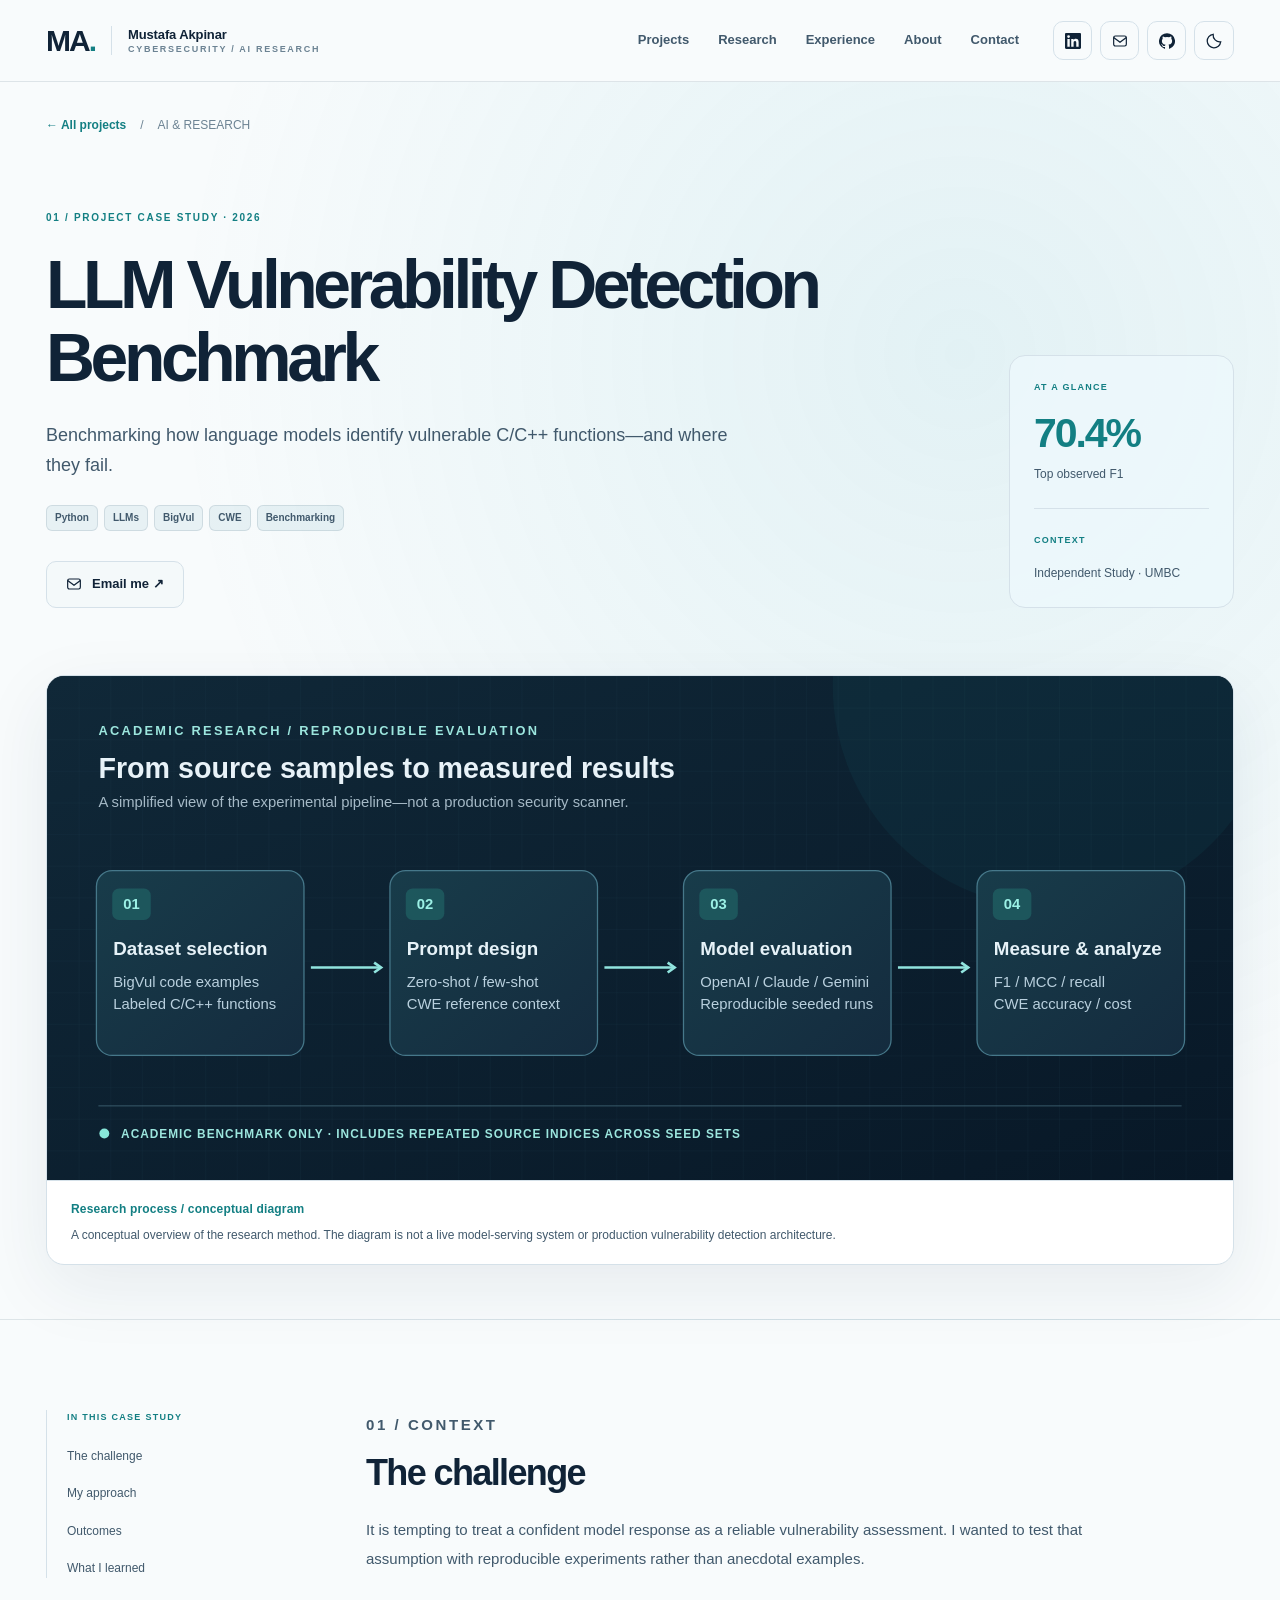
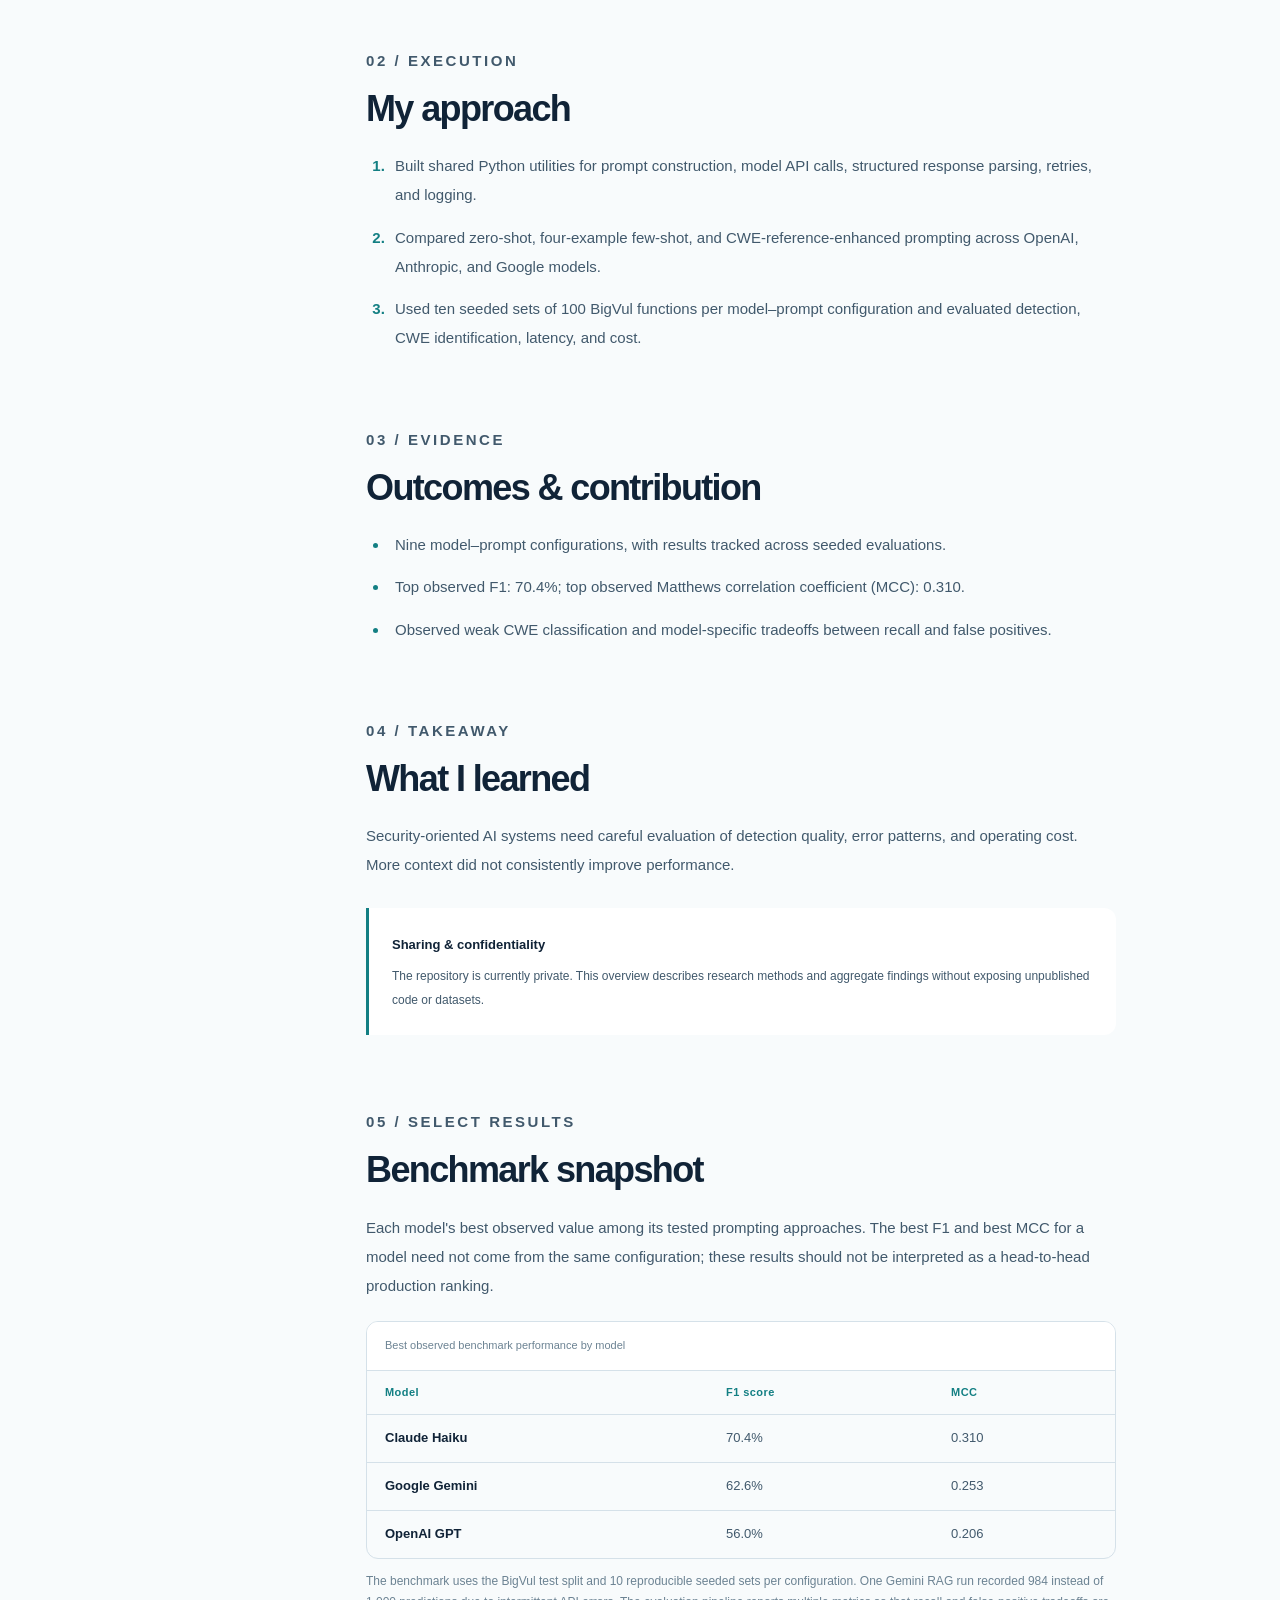
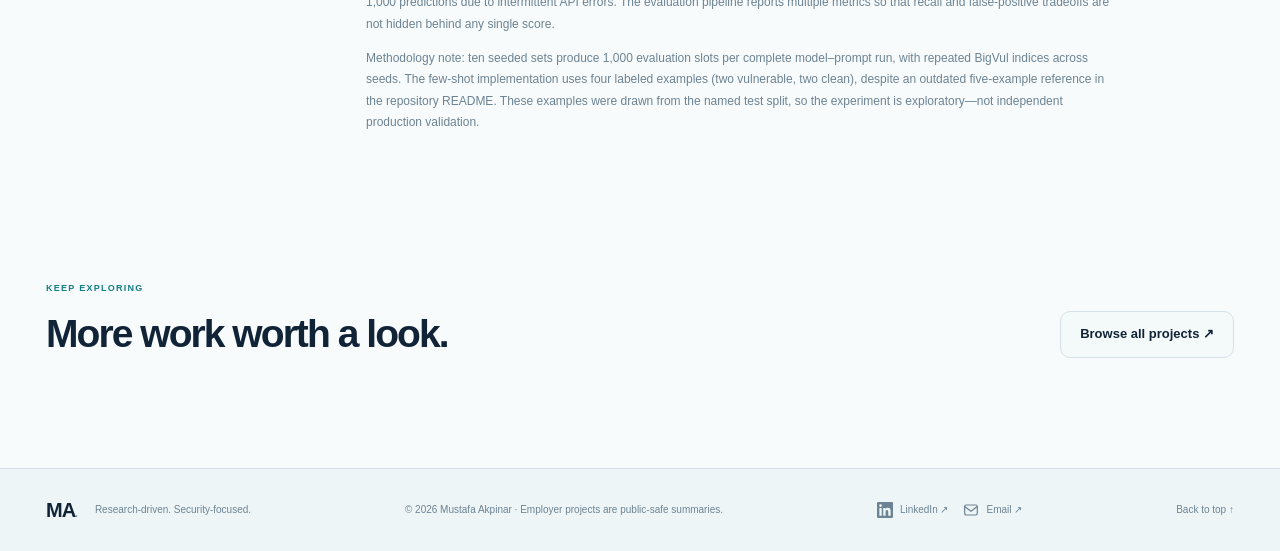
<file: projects/llm-vulnerability-research.html>
<!DOCTYPE html>
<html data-theme="light" lang="en"><head><meta charset="utf-8"/><meta content="width=device-width,initial-scale=1" name="viewport"/><meta content="#f8fbfc" name="theme-color"/><meta content="Benchmarking how language models identify vulnerable C/C++ functions—and where they fail." name="description"/><title>LLM Vulnerability Detection Benchmark | Mustafa Akpinar</title><meta property="og:type" content="website"/><meta property="og:title" content="Mustafa Akpinar | Cybersecurity &amp; AI Research"/><link href="../assets/favicon.svg" rel="icon" type="image/svg+xml"/><link href="../styles.css?v=14" rel="stylesheet"/><script>try{const t=localStorage.getItem('ma-theme');if(t==='light'||t==='dark')document.documentElement.dataset.theme=t}catch(e){}</script></head><body><a class="skip-link" href="#main">Skip to content</a>
<header class="site-header" id="top"><div class="container header-inner">
<a aria-label="Mustafa Akpinar, home" class="brand" href="../index.html#top"><span class="brand-mark">MA<span>.</span></span><span class="brand-copy"><strong>Mustafa Akpinar</strong><small>CYBERSECURITY / AI RESEARCH</small></span></a>
<nav aria-label="Primary navigation" class="primary-nav" id="site-nav"><a href="../index.html#work">Projects</a><a href="../index.html#research">Research</a><a href="../index.html#experience">Experience</a><a href="../index.html#about">About</a><a href="../index.html#contact">Contact</a></nav>
<div class="header-actions"><a class="social-nav-link header-pill" aria-label="LinkedIn profile (opens in new tab)" href="https://www.linkedin.com/in/mustafa-akpinar-583558202/" target="_blank" rel="noopener noreferrer"><svg class="contact-icon" aria-hidden="true" focusable="false" width="16" height="16" viewBox="0 0 24 24" fill="currentColor"><path d="M20.447 20.452h-3.554v-5.569c0-1.328-.027-3.037-1.852-3.037-1.853 0-2.136 1.445-2.136 2.94v5.666H9.35V9h3.414v1.561h.049c.476-.9 1.637-1.85 3.37-1.85 3.601 0 4.268 2.37 4.268 5.455v6.286ZM5.337 7.433a2.062 2.062 0 1 1 0-4.124 2.062 2.062 0 0 1 0 4.124Zm1.782 13.019H3.555V9h3.564v11.452ZM22.225 0H1.771C.792 0 0 .774 0 1.729v20.542C0 23.227.792 24 1.771 24h20.451c.978 0 1.778-.773 1.778-1.729V1.729C24 .774 23.203 0 22.225 0Z"/></svg><span class="pill-label">LinkedIn</span></a><a class="social-nav-link header-pill" aria-label="Email Mustafa Akpinar" href="mailto:mmahir2004@gmail.com"><svg class="contact-icon" aria-hidden="true" focusable="false" width="16" height="16" viewBox="0 0 24 24" fill="none" stroke="currentColor" stroke-width="1.8" stroke-linecap="round" stroke-linejoin="round"><rect x="2.5" y="4.5" width="19" height="15" rx="2.5"/><path d="m3 7 9 7 9-7"/></svg><span class="pill-label">Email me</span></a><a class="github-btn header-pill" aria-label="GitHub profile (opens in new tab)" href="https://github.com/makpinar11" target="_blank" rel="noopener noreferrer"><svg class="contact-icon" aria-hidden="true" focusable="false" width="16" height="16" viewBox="0 0 24 24" fill="currentColor"><path d="M12 .297a12 12 0 0 0-3.793 23.386c.6.111.82-.261.82-.577v-2.234c-3.338.726-4.043-1.416-4.043-1.416-.546-1.387-1.333-1.756-1.333-1.756-1.089-.745.083-.729.083-.729 1.205.085 1.839 1.237 1.839 1.237 1.07 1.834 2.807 1.304 3.492.997.108-.775.418-1.305.762-1.605-2.665-.303-5.467-1.333-5.467-5.932 0-1.311.469-2.381 1.236-3.221-.124-.303-.536-1.524.117-3.176 0 0 1.008-.322 3.301 1.23a11.53 11.53 0 0 1 6.007 0c2.291-1.552 3.297-1.23 3.297-1.23.655 1.652.243 2.873.12 3.176.77.84 1.235 1.91 1.235 3.221 0 4.61-2.807 5.625-5.479 5.921.43.372.823 1.102.823 2.222v3.293c0 .319.216.694.825.576A12 12 0 0 0 12 .297Z"/></svg><span class="pill-label">GitHub</span></a><button aria-label="Switch to dark mode" class="theme-toggle" data-theme-toggle="" title="Toggle color theme"><svg aria-hidden="true" class="theme-sun" fill="none" stroke="currentColor" stroke-width="1.7" viewbox="0 0 24 24"><circle cx="12" cy="12" r="4"></circle><path d="M12 2v2m0 16v2M4.93 4.93l1.41 1.41m11.32 11.32 1.41 1.41M2 12h2m16 0h2M4.93 19.07l1.41-1.41M17.66 6.34l1.41-1.41"></path></svg><svg aria-hidden="true" class="theme-moon" fill="none" stroke="currentColor" stroke-width="1.7" viewbox="0 0 24 24"><path d="M20.9 13.1A9 9 0 0 1 10.9 3.1 9 9 0 1 0 20.9 13.1Z"></path></svg></button><button aria-controls="site-nav" aria-expanded="false" aria-label="Open navigation" class="nav-toggle"><span></span><span></span><span></span></button></div>
</div></header><main id="main"><div class="detail-shell"><div class="container"><div class="breadcrumbs"><a href="../index.html#work">← All projects</a><span>/</span><span>AI &amp; RESEARCH</span></div><div class="detail-hero"><div><p class="section-kicker">01 / PROJECT CASE STUDY · 2026</p><h1>LLM Vulnerability Detection Benchmark</h1><p class="detail-subtitle">Benchmarking how language models identify vulnerable C/C++ functions—and where they fail.</p><div class="tags"><span>Python</span><span>LLMs</span><span>BigVul</span><span>CWE</span><span>Benchmarking</span></div><div class="detail-actions"><a class="btn btn-secondary contact-link" href="mailto:mmahir2004@gmail.com"><svg aria-hidden="true" focusable="false" class="contact-icon" viewBox="0 0 24 24" fill="none" stroke="currentColor" stroke-width="1.8" stroke-linecap="round" stroke-linejoin="round" height="16"><rect x="2.5" y="4.5" width="19" height="15" rx="2.5"/><path d="m3 7 9 7 9-7"/></svg>Email me ↗</a></div></div><aside class="detail-stat"><span class="micro-label">AT A GLANCE</span><strong>70.4%</strong><p>Top observed F1</p><hr/><span class="micro-label">CONTEXT</span><p>Independent Study · UMBC</p></aside></div><div class="detail-visual"><figure class="architecture-figure"><img alt="Conceptual LLM research pipeline: select labeled BigVul examples, construct prompts, query three model families, and calculate evaluation metrics." height="510" loading="lazy" src="../assets/diagram-benchmark-pipeline.svg" width="1200"/><figcaption><strong>Research process / conceptual diagram</strong><span>A conceptual overview of the research method. The diagram is not a live model-serving system or production vulnerability detection architecture.</span><span class="diagram-swipe-hint">On smaller screens, swipe horizontally to explore the diagram →</span></figcaption></figure></div></div></div>
<div class="container detail-layout"><div class="detail-nav"><span class="micro-label">IN THIS CASE STUDY</span><a href="#challenge">The challenge</a><a href="#approach">My approach</a><a href="#outcomes">Outcomes</a><a href="#lessons">What I learned</a></div><div class="detail-content"><section id="challenge"><p class="section-kicker">01 / CONTEXT</p><h2>The challenge</h2><p>It is tempting to treat a confident model response as a reliable vulnerability assessment. I wanted to test that assumption with reproducible experiments rather than anecdotal examples.</p></section><section id="approach"><p class="section-kicker">02 / EXECUTION</p><h2>My approach</h2><ol><li>Built shared Python utilities for prompt construction, model API calls, structured response parsing, retries, and logging.</li><li>Compared zero-shot, four-example few-shot, and CWE-reference-enhanced prompting across OpenAI, Anthropic, and Google models.</li><li>Used ten seeded sets of 100 BigVul functions per model–prompt configuration and evaluated detection, CWE identification, latency, and cost.</li></ol></section><section id="outcomes"><p class="section-kicker">03 / EVIDENCE</p><h2>Outcomes &amp; contribution</h2><ul><li>Nine model–prompt configurations, with results tracked across seeded evaluations.</li><li>Top observed F1: 70.4%; top observed Matthews correlation coefficient (MCC): 0.310.</li><li>Observed weak CWE classification and model-specific tradeoffs between recall and false positives.</li></ul></section><section id="lessons"><p class="section-kicker">04 / TAKEAWAY</p><h2>What I learned</h2><p>Security-oriented AI systems need careful evaluation of detection quality, error patterns, and operating cost. More context did not consistently improve performance.</p><div class="safe-note"><strong>Sharing &amp; confidentiality</strong><p>The repository is currently private. This overview describes research methods and aggregate findings without exposing unpublished code or datasets.</p></div></section><section id="comparison"><p class="section-kicker">05 / SELECT RESULTS</p><h2>Benchmark snapshot</h2><p>Each model's best observed value among its tested prompting approaches. The best F1 and best MCC for a model need not come from the same configuration; these results should not be interpreted as a head-to-head production ranking.</p><div class="results-table-wrap"><table class="results-table"><caption>Best observed benchmark performance by model</caption><thead><tr><th scope="col">Model</th><th scope="col">F1 score</th><th scope="col">MCC</th></tr></thead><tbody><tr><th scope="row">Claude Haiku</th><td>70.4%</td><td>0.310</td></tr><tr><th scope="row">Google Gemini</th><td>62.6%</td><td>0.253</td></tr><tr><th scope="row">OpenAI GPT</th><td>56.0%</td><td>0.206</td></tr></tbody></table></div><p class="results-footnote">The benchmark uses the BigVul test split and 10 reproducible seeded sets per configuration. One Gemini RAG run recorded 984 instead of 1,000 predictions due to intermittent API errors. The evaluation pipeline reports multiple metrics so that recall and false-positive tradeoffs are not hidden behind any single score.</p><p class="results-footnote">Methodology note: ten seeded sets produce 1,000 evaluation slots per complete model–prompt run, with repeated BigVul indices across seeds. The few-shot implementation uses four labeled examples (two vulnerable, two clean), despite an outdated five-example reference in the repository README. These examples were drawn from the named test split, so the experiment is exploratory—not independent production validation.</p></section></div></div><div class="container next-project"><div><span class="micro-label">KEEP EXPLORING</span><h2>More work worth a look.</h2></div><a class="btn btn-secondary" href="../index.html#work">Browse all projects ↗</a></div></main><footer class="footer"><div class="container footer-inner"><div><strong>MA<span class="accent">.</span></strong><span>Research-driven. Security-focused.</span></div><p>© 2026 Mustafa Akpinar · Employer projects are public-safe summaries.</p><div class="footer-links"><a class="contact-link" href="https://www.linkedin.com/in/mustafa-akpinar-583558202/" target="_blank" rel="noopener noreferrer" aria-label="Mustafa Akpinar on LinkedIn"><svg aria-hidden="true" focusable="false" class="contact-icon" viewBox="0 0 24 24" fill="currentColor" width="16" height="16"><path d="M20.447 20.452h-3.554v-5.569c0-1.328-.027-3.037-1.852-3.037-1.853 0-2.136 1.445-2.136 2.94v5.666H9.35V9h3.414v1.561h.049c.476-.9 1.637-1.85 3.37-1.85 3.601 0 4.268 2.37 4.268 5.455v6.286ZM5.337 7.433a2.062 2.062 0 1 1 0-4.124 2.062 2.062 0 0 1 0 4.124Zm1.782 13.019H3.555V9h3.564v11.452ZM22.225 0H1.771C.792 0 0 .774 0 1.729v20.542C0 23.227.792 24 1.771 24h20.451c.978 0 1.778-.773 1.778-1.729V1.729C24 .774 23.203 0 22.225 0Z"/></svg>LinkedIn ↗</a><a class="contact-link" href="mailto:mmahir2004@gmail.com"><svg aria-hidden="true" focusable="false" class="contact-icon" viewBox="0 0 24 24" fill="none" stroke="currentColor" stroke-width="1.8" stroke-linecap="round" stroke-linejoin="round" height="16"><rect x="2.5" y="4.5" width="19" height="15" rx="2.5"/><path d="m3 7 9 7 9-7"/></svg>Email ↗</a></div><a href="#top">Back to top ↑</a></div></footer>
<script defer="" src="../script.js"></script></body></html>
</file>
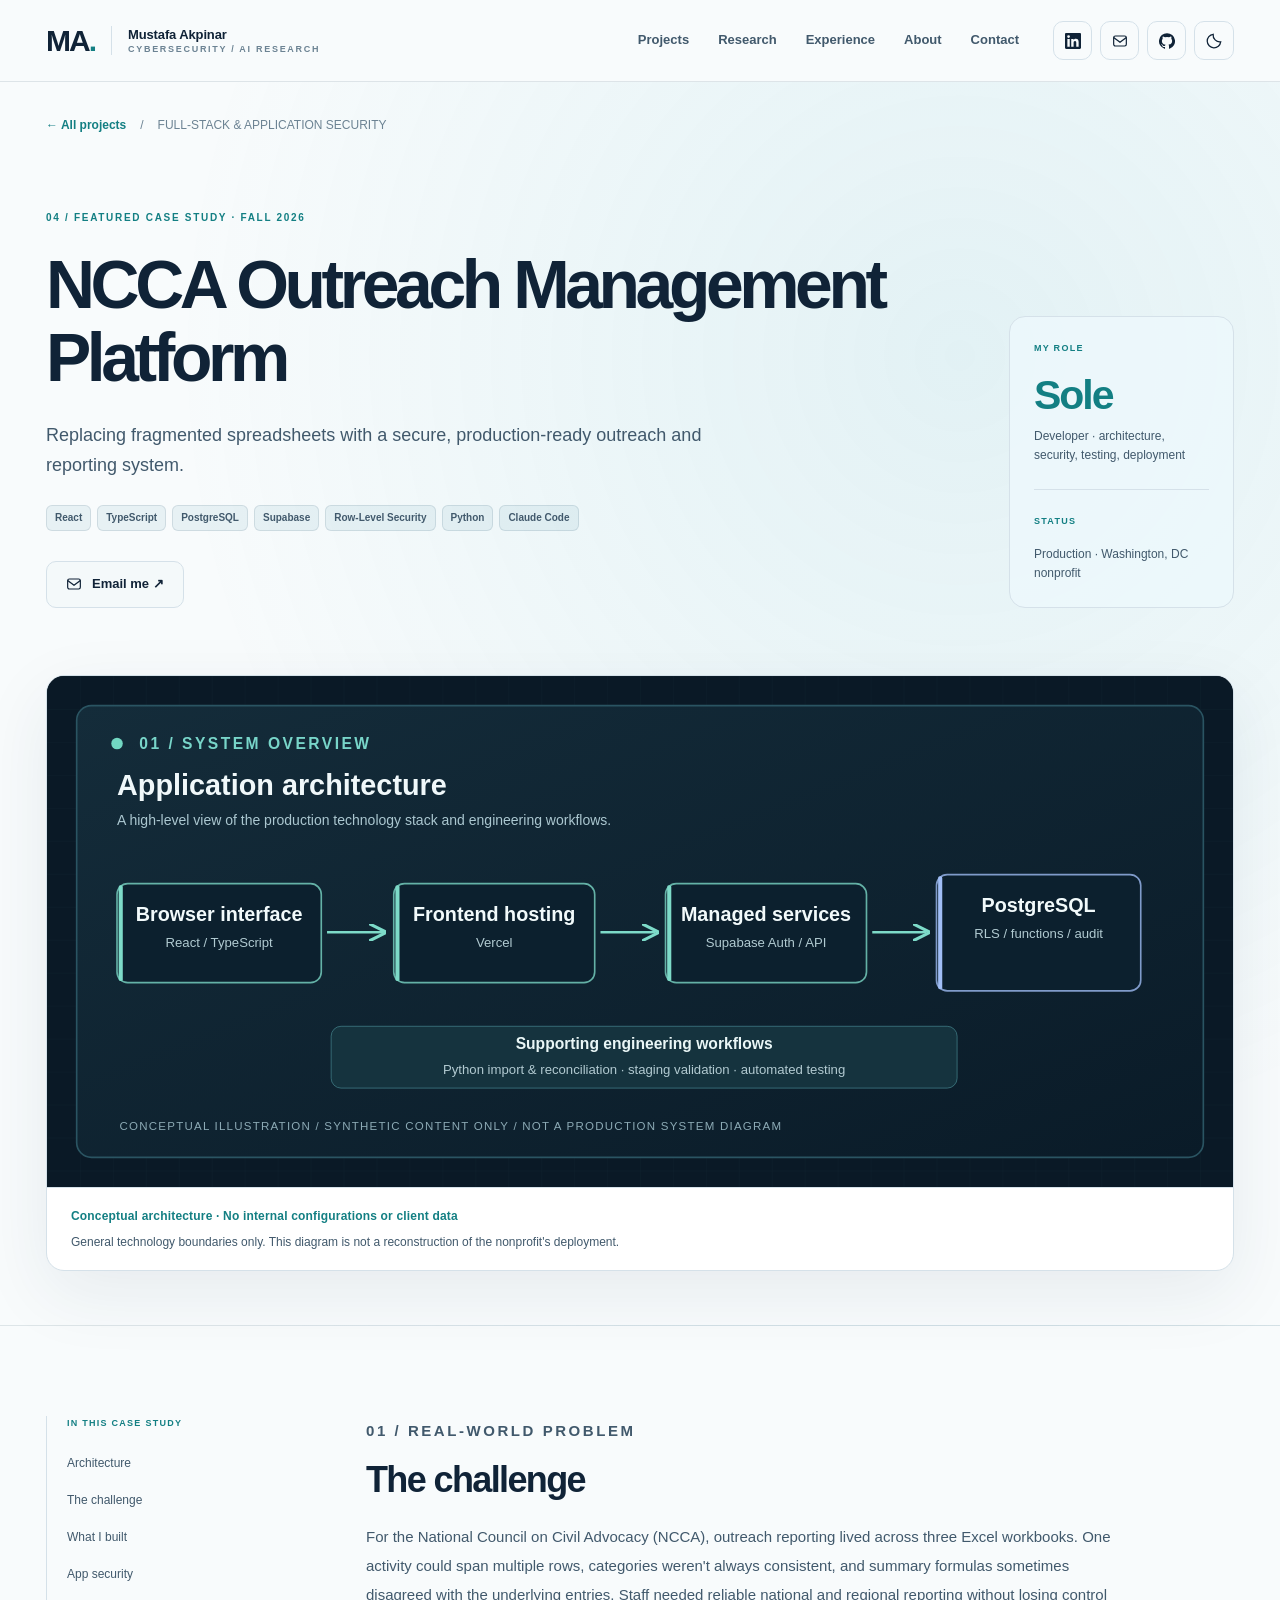
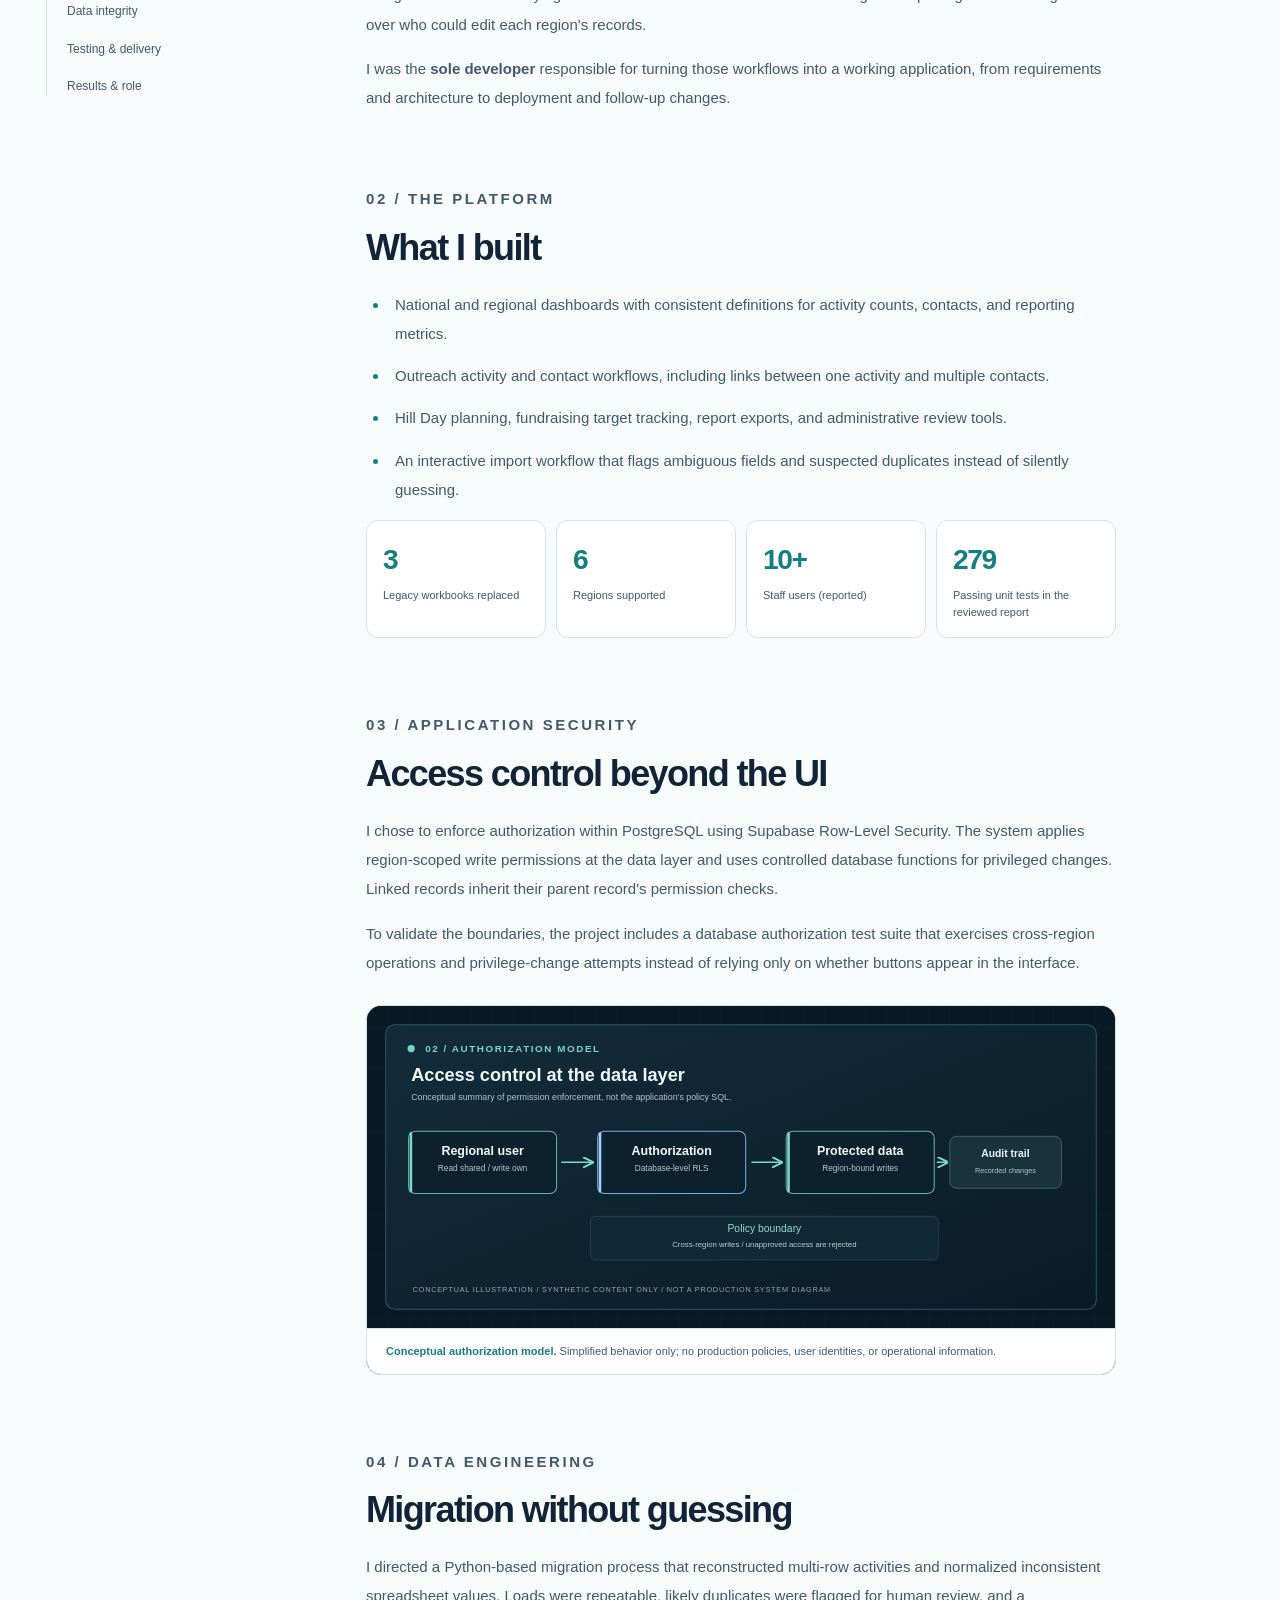
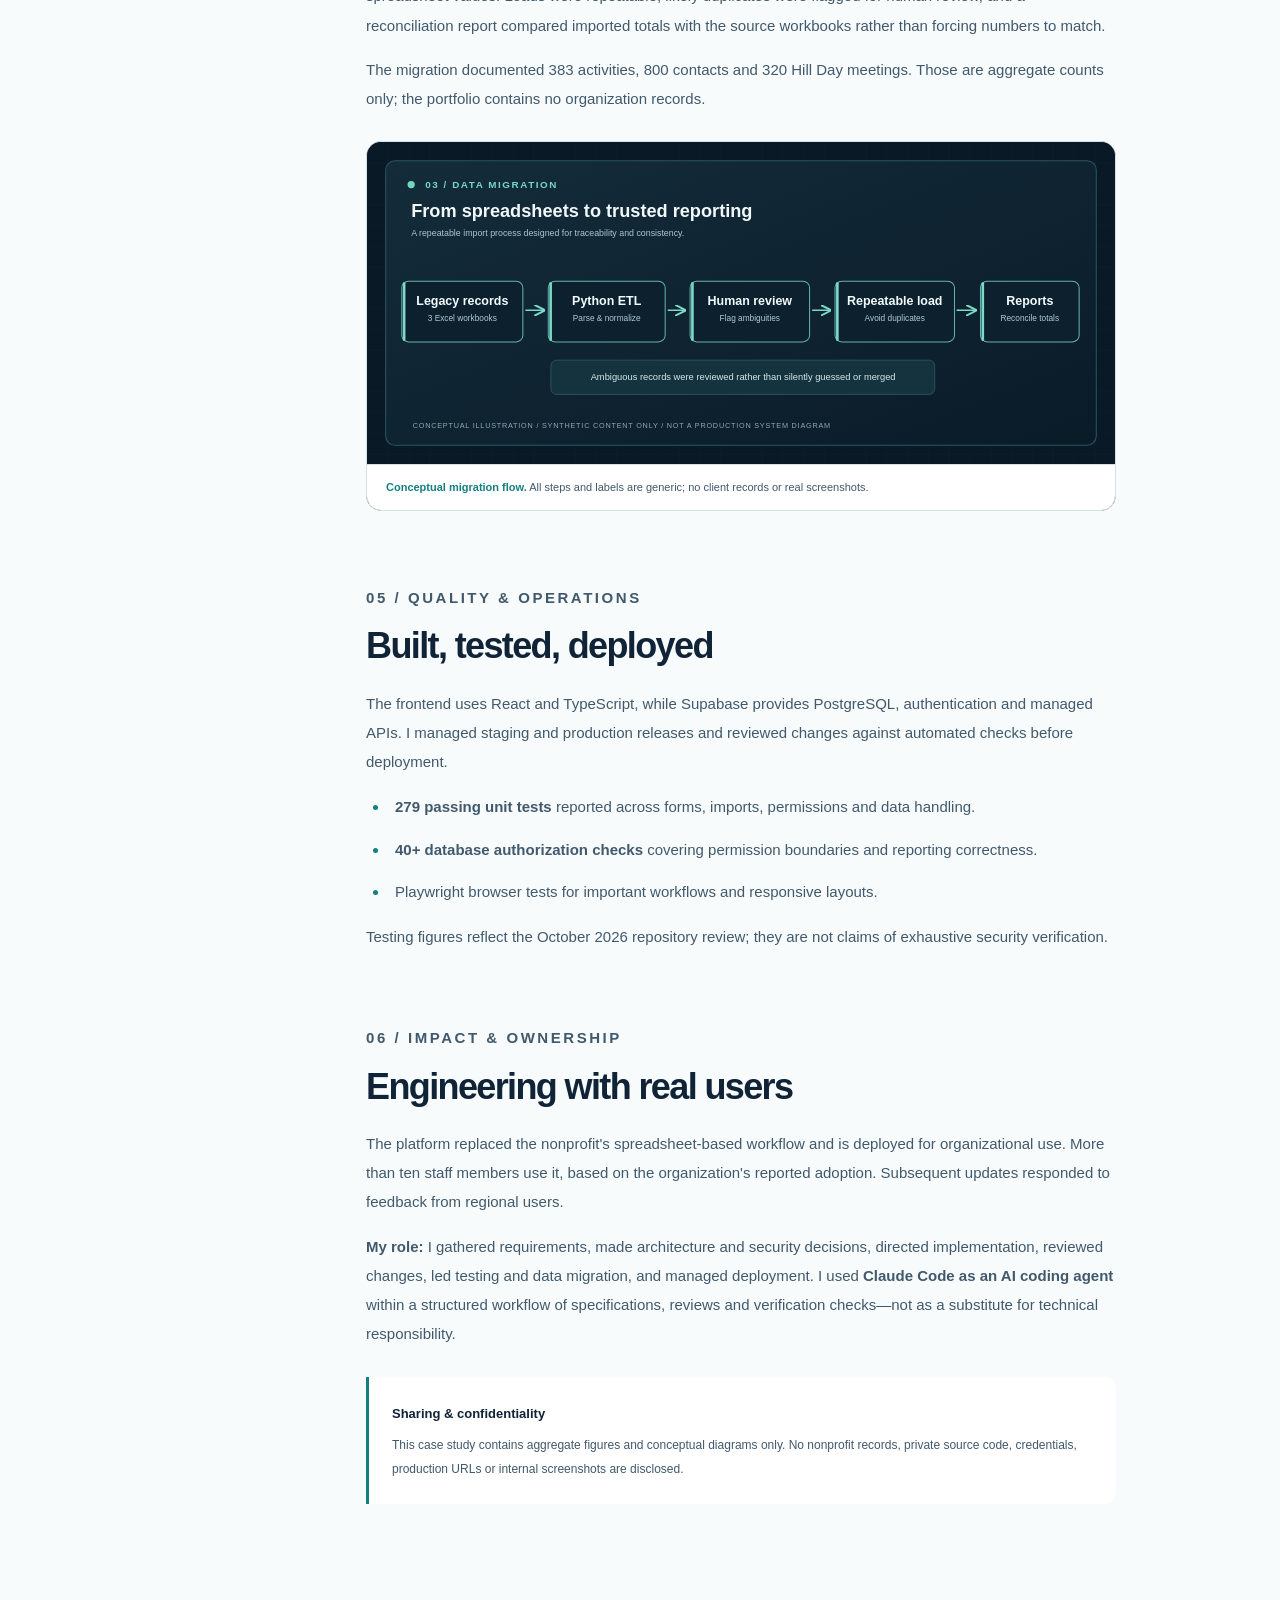
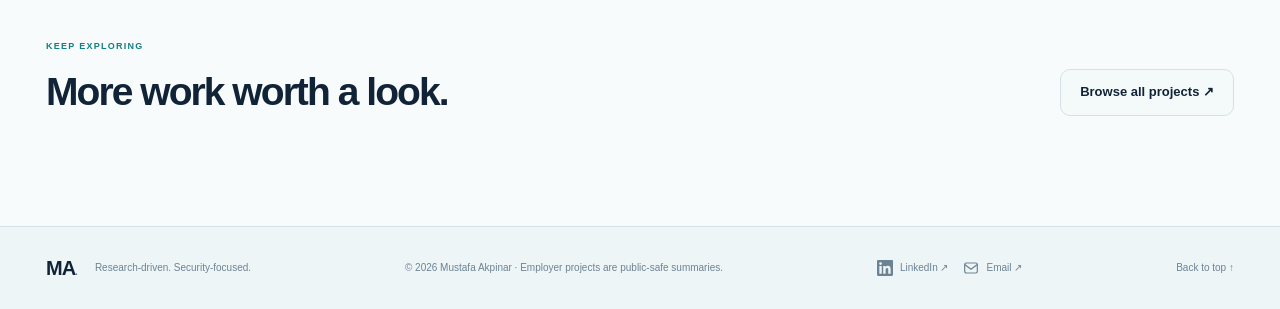
<file: projects/ncca-outreach-platform.html>
<!DOCTYPE html>

<html data-theme="light" lang="en"><head><meta charset="utf-8"/><meta content="width=device-width,initial-scale=1" name="viewport"/><meta content="#f8fbfc" name="theme-color"/><meta content="Case study: sole-developed React, TypeScript and PostgreSQL outreach platform for a nonprofit, featuring database-enforced permissions and repeatable data migration." name="description"/><title>NCCA Outreach Management Platform | Mustafa Akpinar</title><meta content="website" property="og:type"/><meta content="Mustafa Akpinar | Cybersecurity &amp; AI Research" property="og:title"/><link href="../assets/favicon.svg" rel="icon" type="image/svg+xml"/><link href="../styles.css?v=14" rel="stylesheet"/><script>try{const t=localStorage.getItem('ma-theme');if(t==='light'||t==='dark')document.documentElement.dataset.theme=t}catch(e){}</script></head><body><a class="skip-link" href="#main">Skip to content</a>
<header class="site-header" id="top"><div class="container header-inner">
<a aria-label="Mustafa Akpinar, home" class="brand" href="../index.html#top"><span class="brand-mark">MA<span>.</span></span><span class="brand-copy"><strong>Mustafa Akpinar</strong><small>CYBERSECURITY / AI RESEARCH</small></span></a>
<nav aria-label="Primary navigation" class="primary-nav" id="site-nav"><a href="../index.html#work">Projects</a><a href="../index.html#research">Research</a><a href="../index.html#experience">Experience</a><a href="../index.html#about">About</a><a href="../index.html#contact">Contact</a></nav>
<div class="header-actions"><a class="social-nav-link header-pill" aria-label="LinkedIn profile (opens in new tab)" href="https://www.linkedin.com/in/mustafa-akpinar-583558202/" target="_blank" rel="noopener noreferrer"><svg class="contact-icon" aria-hidden="true" focusable="false" width="16" height="16" viewBox="0 0 24 24" fill="currentColor"><path d="M20.447 20.452h-3.554v-5.569c0-1.328-.027-3.037-1.852-3.037-1.853 0-2.136 1.445-2.136 2.94v5.666H9.35V9h3.414v1.561h.049c.476-.9 1.637-1.85 3.37-1.85 3.601 0 4.268 2.37 4.268 5.455v6.286ZM5.337 7.433a2.062 2.062 0 1 1 0-4.124 2.062 2.062 0 0 1 0 4.124Zm1.782 13.019H3.555V9h3.564v11.452ZM22.225 0H1.771C.792 0 0 .774 0 1.729v20.542C0 23.227.792 24 1.771 24h20.451c.978 0 1.778-.773 1.778-1.729V1.729C24 .774 23.203 0 22.225 0Z"/></svg><span class="pill-label">LinkedIn</span></a><a class="social-nav-link header-pill" aria-label="Email Mustafa Akpinar" href="mailto:mmahir2004@gmail.com"><svg class="contact-icon" aria-hidden="true" focusable="false" width="16" height="16" viewBox="0 0 24 24" fill="none" stroke="currentColor" stroke-width="1.8" stroke-linecap="round" stroke-linejoin="round"><rect x="2.5" y="4.5" width="19" height="15" rx="2.5"/><path d="m3 7 9 7 9-7"/></svg><span class="pill-label">Email me</span></a><a class="github-btn header-pill" aria-label="GitHub profile (opens in new tab)" href="https://github.com/makpinar11" target="_blank" rel="noopener noreferrer"><svg class="contact-icon" aria-hidden="true" focusable="false" width="16" height="16" viewBox="0 0 24 24" fill="currentColor"><path d="M12 .297a12 12 0 0 0-3.793 23.386c.6.111.82-.261.82-.577v-2.234c-3.338.726-4.043-1.416-4.043-1.416-.546-1.387-1.333-1.756-1.333-1.756-1.089-.745.083-.729.083-.729 1.205.085 1.839 1.237 1.839 1.237 1.07 1.834 2.807 1.304 3.492.997.108-.775.418-1.305.762-1.605-2.665-.303-5.467-1.333-5.467-5.932 0-1.311.469-2.381 1.236-3.221-.124-.303-.536-1.524.117-3.176 0 0 1.008-.322 3.301 1.23a11.53 11.53 0 0 1 6.007 0c2.291-1.552 3.297-1.23 3.297-1.23.655 1.652.243 2.873.12 3.176.77.84 1.235 1.91 1.235 3.221 0 4.61-2.807 5.625-5.479 5.921.43.372.823 1.102.823 2.222v3.293c0 .319.216.694.825.576A12 12 0 0 0 12 .297Z"/></svg><span class="pill-label">GitHub</span></a><button aria-label="Switch to dark mode" class="theme-toggle" data-theme-toggle="" title="Toggle color theme"><svg aria-hidden="true" class="theme-sun" fill="none" stroke="currentColor" stroke-width="1.7" viewbox="0 0 24 24"><circle cx="12" cy="12" r="4"></circle><path d="M12 2v2m0 16v2M4.93 4.93l1.41 1.41m11.32 11.32 1.41 1.41M2 12h2m16 0h2M4.93 19.07l1.41-1.41M17.66 6.34l1.41-1.41"></path></svg><svg aria-hidden="true" class="theme-moon" fill="none" stroke="currentColor" stroke-width="1.7" viewbox="0 0 24 24"><path d="M20.9 13.1A9 9 0 0 1 10.9 3.1 9 9 0 1 0 20.9 13.1Z"></path></svg></button><button aria-controls="site-nav" aria-expanded="false" aria-label="Open navigation" class="nav-toggle"><span></span><span></span><span></span></button></div>
</div></header><main id="main"><div class="detail-shell"><div class="container"><div class="breadcrumbs"><a href="../index.html#work">← All projects</a><span>/</span><span>FULL-STACK &amp; APPLICATION SECURITY</span></div><div class="detail-hero"><div><p class="section-kicker">04 / FEATURED CASE STUDY · FALL 2026</p><h1>NCCA Outreach Management Platform</h1><p class="detail-subtitle">Replacing fragmented spreadsheets with a secure, production-ready outreach and reporting system.</p><div class="tags"><span>React</span><span>TypeScript</span><span>PostgreSQL</span><span>Supabase</span><span>Row-Level Security</span><span>Python</span><span>Claude Code</span></div><div class="detail-actions"><a class="btn btn-secondary contact-link" href="mailto:mmahir2004@gmail.com"><svg aria-hidden="true" focusable="false" class="contact-icon" viewBox="0 0 24 24" fill="none" stroke="currentColor" stroke-width="1.8" stroke-linecap="round" stroke-linejoin="round" height="16"><rect x="2.5" y="4.5" width="19" height="15" rx="2.5"/><path d="m3 7 9 7 9-7"/></svg>Email me ↗</a></div></div><aside class="detail-stat"><span class="micro-label">MY ROLE</span><strong>Sole</strong><p>Developer · architecture, security, testing, deployment</p><hr/><span class="micro-label">STATUS</span><p>Production · Washington, DC nonprofit</p></aside></div><div class="detail-visual" id="diagram"><figure class="architecture-figure"><img alt="Conceptual architecture: React and TypeScript in the browser, Vercel-hosted frontend, Supabase Auth and APIs, PostgreSQL row-level security and audit functions, and separate data migration and testing workflows." decoding="async" height="620" loading="eager" src="../assets/diagram-ncca-architecture.svg" width="1440"/><figcaption><strong>Conceptual architecture · No internal configurations or client data</strong><span>General technology boundaries only. This diagram is not a reconstruction of the nonprofit's deployment.</span><span class="diagram-swipe-hint">↔ Swipe to inspect the full diagram</span></figcaption></figure></div></div></div>
<div class="container detail-layout"><div class="detail-nav"><span class="micro-label">IN THIS CASE STUDY</span><a href="#diagram">Architecture</a><a href="#challenge">The challenge</a><a href="#built">What I built</a><a href="#security">App security</a><a href="#migration">Data integrity</a><a href="#delivery">Testing &amp; delivery</a><a href="#results">Results &amp; role</a></div><div class="detail-content">
<section id="challenge"><p class="section-kicker">01 / REAL-WORLD PROBLEM</p><h2>The challenge</h2><p>For the National Council on Civil Advocacy (NCCA), outreach reporting lived across three Excel workbooks. One activity could span multiple rows, categories weren't always consistent, and summary formulas sometimes disagreed with the underlying entries. Staff needed reliable national and regional reporting without losing control over who could edit each region's records.</p><p>I was the <strong>sole developer</strong> responsible for turning those workflows into a working application, from requirements and architecture to deployment and follow-up changes.</p></section>
<section id="built"><p class="section-kicker">02 / THE PLATFORM</p><h2>What I built</h2><ul><li>National and regional dashboards with consistent definitions for activity counts, contacts, and reporting metrics.</li><li>Outreach activity and contact workflows, including links between one activity and multiple contacts.</li><li>Hill Day planning, fundraising target tracking, report exports, and administrative review tools.</li><li>An interactive import workflow that flags ambiguous fields and suspected duplicates instead of silently guessing.</li></ul><div class="ncca-impact-strip"><div class="ncca-impact"><strong>3</strong><span>Legacy workbooks replaced</span></div><div class="ncca-impact"><strong>6</strong><span>Regions supported</span></div><div class="ncca-impact"><strong>10+</strong><span>Staff users (reported)</span></div><div class="ncca-impact"><strong>279</strong><span>Passing unit tests in the reviewed report</span></div></div></section>
<section id="security"><p class="section-kicker">03 / APPLICATION SECURITY</p><h2>Access control beyond the UI</h2><p>I chose to enforce authorization within PostgreSQL using Supabase Row-Level Security. The system applies region-scoped write permissions at the data layer and uses controlled database functions for privileged changes. Linked records inherit their parent record's permission checks.</p><p>To validate the boundaries, the project includes a database authorization test suite that exercises cross-region operations and privilege-change attempts instead of relying only on whether buttons appear in the interface.</p><figure class="ncca-inline-figure"><img alt="Synthetic conceptual flow showing a regional user request, database RLS checks, permitted data operations and an audit trail; disallowed operations rejected." height="620" loading="eager" src="../assets/diagram-ncca-authorization.svg" width="1440"/><figcaption><strong>Conceptual authorization model.</strong> Simplified behavior only; no production policies, user identities, or operational information.</figcaption></figure></section>
<section id="migration"><p class="section-kicker">04 / DATA ENGINEERING</p><h2>Migration without guessing</h2><p>I directed a Python-based migration process that reconstructed multi-row activities and normalized inconsistent spreadsheet values. Loads were repeatable, likely duplicates were flagged for human review, and a reconciliation report compared imported totals with the source workbooks rather than forcing numbers to match.</p><p>The migration documented 383 activities, 800 contacts and 320 Hill Day meetings. Those are aggregate counts only; the portfolio contains no organization records.</p><figure class="ncca-inline-figure"><img alt="Conceptual five-stage migration flow: legacy spreadsheets, Python transformation, human review, repeatable database load and reconciled reporting." height="620" loading="eager" src="../assets/diagram-ncca-migration.svg" width="1440"/><figcaption><strong>Conceptual migration flow.</strong> All steps and labels are generic; no client records or real screenshots.</figcaption></figure></section>
<section id="delivery"><p class="section-kicker">05 / QUALITY &amp; OPERATIONS</p><h2>Built, tested, deployed</h2><p>The frontend uses React and TypeScript, while Supabase provides PostgreSQL, authentication and managed APIs. I managed staging and production releases and reviewed changes against automated checks before deployment.</p><ul><li><strong>279 passing unit tests</strong> reported across forms, imports, permissions and data handling.</li><li><strong>40+ database authorization checks</strong> covering permission boundaries and reporting correctness.</li><li>Playwright browser tests for important workflows and responsive layouts.</li></ul><p class="ncca-mini-note">Testing figures reflect the October 2026 repository review; they are not claims of exhaustive security verification.</p></section>
<section id="results"><p class="section-kicker">06 / IMPACT &amp; OWNERSHIP</p><h2>Engineering with real users</h2><p>The platform replaced the nonprofit's spreadsheet-based workflow and is deployed for organizational use. More than ten staff members use it, based on the organization's reported adoption. Subsequent updates responded to feedback from regional users.</p><p><strong>My role:</strong> I gathered requirements, made architecture and security decisions, directed implementation, reviewed changes, led testing and data migration, and managed deployment. I used <strong>Claude Code as an AI coding agent</strong> within a structured workflow of specifications, reviews and verification checks—not as a substitute for technical responsibility.</p><div class="safe-note"><strong>Sharing &amp; confidentiality</strong><p>This case study contains aggregate figures and conceptual diagrams only. No nonprofit records, private source code, credentials, production URLs or internal screenshots are disclosed.</p></div></section>
</div></div><div class="container next-project"><div><span class="micro-label">KEEP EXPLORING</span><h2>More work worth a look.</h2></div><a class="btn btn-secondary" href="../index.html#work">Browse all projects ↗</a></div></main><footer class="footer"><div class="container footer-inner"><div><strong>MA<span class="accent">.</span></strong><span>Research-driven. Security-focused.</span></div><p>© 2026 Mustafa Akpinar · Employer projects are public-safe summaries.</p><div class="footer-links"><a class="contact-link" aria-label="Mustafa Akpinar on LinkedIn" href="https://www.linkedin.com/in/mustafa-akpinar-583558202/" rel="noopener noreferrer" target="_blank"><svg aria-hidden="true" focusable="false" class="contact-icon" viewBox="0 0 24 24" fill="currentColor" width="16" height="16"><path d="M20.447 20.452h-3.554v-5.569c0-1.328-.027-3.037-1.852-3.037-1.853 0-2.136 1.445-2.136 2.94v5.666H9.35V9h3.414v1.561h.049c.476-.9 1.637-1.85 3.37-1.85 3.601 0 4.268 2.37 4.268 5.455v6.286ZM5.337 7.433a2.062 2.062 0 1 1 0-4.124 2.062 2.062 0 0 1 0 4.124Zm1.782 13.019H3.555V9h3.564v11.452ZM22.225 0H1.771C.792 0 0 .774 0 1.729v20.542C0 23.227.792 24 1.771 24h20.451c.978 0 1.778-.773 1.778-1.729V1.729C24 .774 23.203 0 22.225 0Z"/></svg>LinkedIn ↗</a><a class="contact-link" href="mailto:mmahir2004@gmail.com"><svg aria-hidden="true" focusable="false" class="contact-icon" viewBox="0 0 24 24" fill="none" stroke="currentColor" stroke-width="1.8" stroke-linecap="round" stroke-linejoin="round" height="16"><rect x="2.5" y="4.5" width="19" height="15" rx="2.5"/><path d="m3 7 9 7 9-7"/></svg>Email ↗</a></div><a href="#top">Back to top ↑</a></div></footer>
<script defer="" src="../script.js"></script></body></html>
</file>
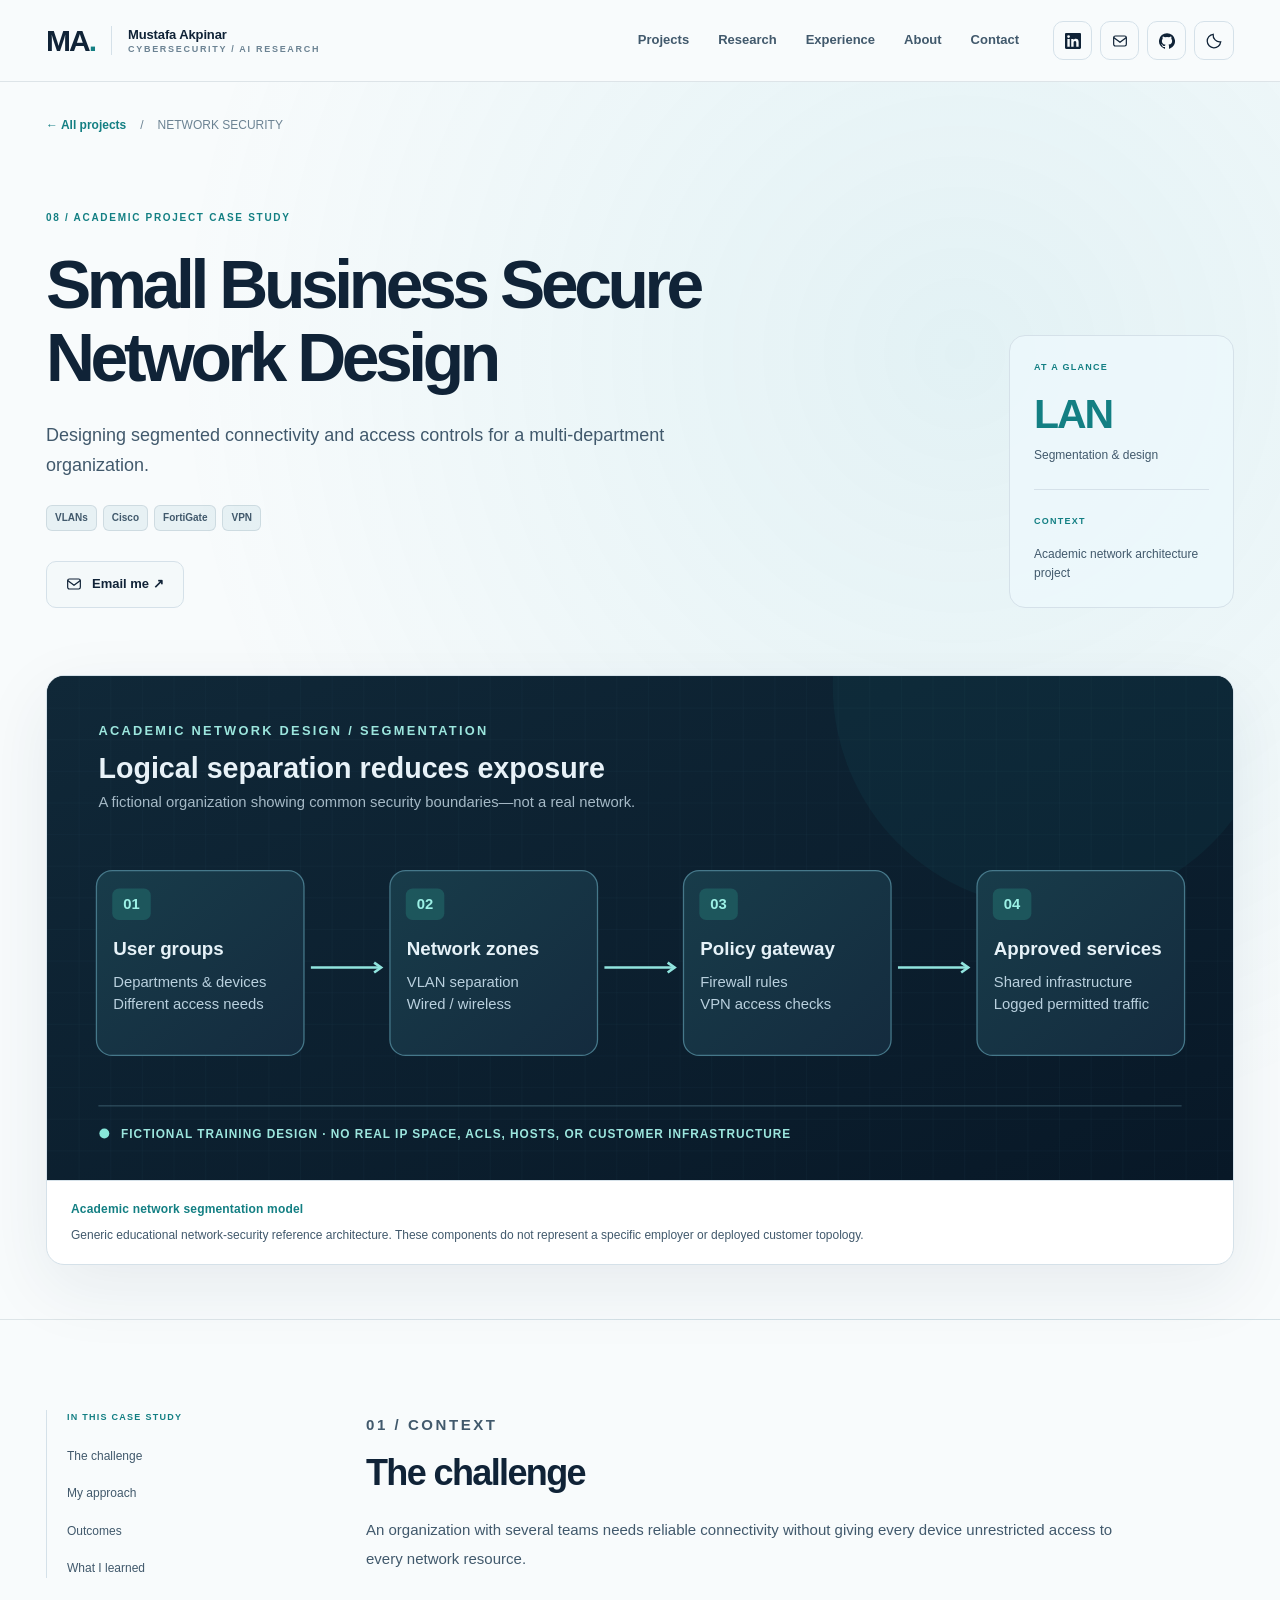
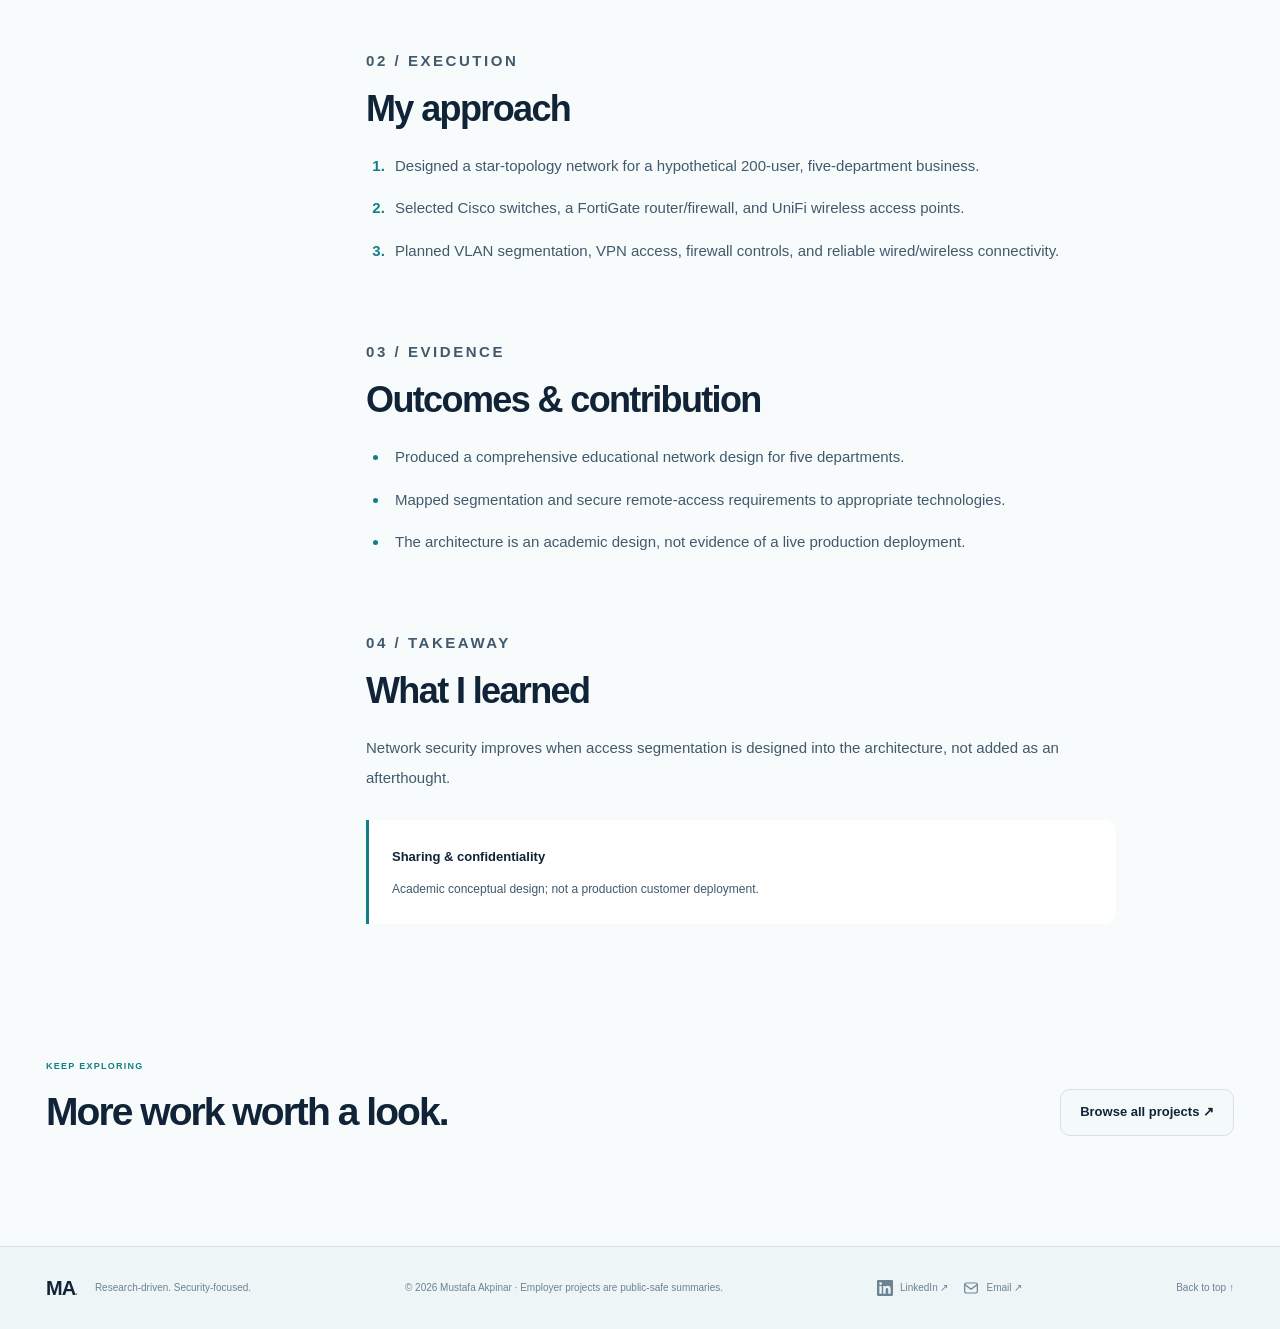
<file: projects/network-architecture.html>
<!DOCTYPE html>
<html data-theme="light" lang="en"><head><meta charset="utf-8"/><meta content="width=device-width,initial-scale=1" name="viewport"/><meta content="#f8fbfc" name="theme-color"/><meta content="Designing segmented connectivity and access controls for a multi-department organization." name="description"/><title>Small Business Secure Network Design | Mustafa Akpinar</title><meta property="og:type" content="website"/><meta property="og:title" content="Mustafa Akpinar | Cybersecurity &amp; AI Research"/><link href="../assets/favicon.svg" rel="icon" type="image/svg+xml"/><link href="../styles.css?v=14" rel="stylesheet"/><script>try{const t=localStorage.getItem('ma-theme');if(t==='light'||t==='dark')document.documentElement.dataset.theme=t}catch(e){}</script></head><body><a class="skip-link" href="#main">Skip to content</a>
<header class="site-header" id="top"><div class="container header-inner">
<a aria-label="Mustafa Akpinar, home" class="brand" href="../index.html#top"><span class="brand-mark">MA<span>.</span></span><span class="brand-copy"><strong>Mustafa Akpinar</strong><small>CYBERSECURITY / AI RESEARCH</small></span></a>
<nav aria-label="Primary navigation" class="primary-nav" id="site-nav"><a href="../index.html#work">Projects</a><a href="../index.html#research">Research</a><a href="../index.html#experience">Experience</a><a href="../index.html#about">About</a><a href="../index.html#contact">Contact</a></nav>
<div class="header-actions"><a class="social-nav-link header-pill" aria-label="LinkedIn profile (opens in new tab)" href="https://www.linkedin.com/in/mustafa-akpinar-583558202/" target="_blank" rel="noopener noreferrer"><svg class="contact-icon" aria-hidden="true" focusable="false" width="16" height="16" viewBox="0 0 24 24" fill="currentColor"><path d="M20.447 20.452h-3.554v-5.569c0-1.328-.027-3.037-1.852-3.037-1.853 0-2.136 1.445-2.136 2.94v5.666H9.35V9h3.414v1.561h.049c.476-.9 1.637-1.85 3.37-1.85 3.601 0 4.268 2.37 4.268 5.455v6.286ZM5.337 7.433a2.062 2.062 0 1 1 0-4.124 2.062 2.062 0 0 1 0 4.124Zm1.782 13.019H3.555V9h3.564v11.452ZM22.225 0H1.771C.792 0 0 .774 0 1.729v20.542C0 23.227.792 24 1.771 24h20.451c.978 0 1.778-.773 1.778-1.729V1.729C24 .774 23.203 0 22.225 0Z"/></svg><span class="pill-label">LinkedIn</span></a><a class="social-nav-link header-pill" aria-label="Email Mustafa Akpinar" href="mailto:mmahir2004@gmail.com"><svg class="contact-icon" aria-hidden="true" focusable="false" width="16" height="16" viewBox="0 0 24 24" fill="none" stroke="currentColor" stroke-width="1.8" stroke-linecap="round" stroke-linejoin="round"><rect x="2.5" y="4.5" width="19" height="15" rx="2.5"/><path d="m3 7 9 7 9-7"/></svg><span class="pill-label">Email me</span></a><a class="github-btn header-pill" aria-label="GitHub profile (opens in new tab)" href="https://github.com/makpinar11" target="_blank" rel="noopener noreferrer"><svg class="contact-icon" aria-hidden="true" focusable="false" width="16" height="16" viewBox="0 0 24 24" fill="currentColor"><path d="M12 .297a12 12 0 0 0-3.793 23.386c.6.111.82-.261.82-.577v-2.234c-3.338.726-4.043-1.416-4.043-1.416-.546-1.387-1.333-1.756-1.333-1.756-1.089-.745.083-.729.083-.729 1.205.085 1.839 1.237 1.839 1.237 1.07 1.834 2.807 1.304 3.492.997.108-.775.418-1.305.762-1.605-2.665-.303-5.467-1.333-5.467-5.932 0-1.311.469-2.381 1.236-3.221-.124-.303-.536-1.524.117-3.176 0 0 1.008-.322 3.301 1.23a11.53 11.53 0 0 1 6.007 0c2.291-1.552 3.297-1.23 3.297-1.23.655 1.652.243 2.873.12 3.176.77.84 1.235 1.91 1.235 3.221 0 4.61-2.807 5.625-5.479 5.921.43.372.823 1.102.823 2.222v3.293c0 .319.216.694.825.576A12 12 0 0 0 12 .297Z"/></svg><span class="pill-label">GitHub</span></a><button aria-label="Switch to dark mode" class="theme-toggle" data-theme-toggle="" title="Toggle color theme"><svg aria-hidden="true" class="theme-sun" fill="none" stroke="currentColor" stroke-width="1.7" viewbox="0 0 24 24"><circle cx="12" cy="12" r="4"></circle><path d="M12 2v2m0 16v2M4.93 4.93l1.41 1.41m11.32 11.32 1.41 1.41M2 12h2m16 0h2M4.93 19.07l1.41-1.41M17.66 6.34l1.41-1.41"></path></svg><svg aria-hidden="true" class="theme-moon" fill="none" stroke="currentColor" stroke-width="1.7" viewbox="0 0 24 24"><path d="M20.9 13.1A9 9 0 0 1 10.9 3.1 9 9 0 1 0 20.9 13.1Z"></path></svg></button><button aria-controls="site-nav" aria-expanded="false" aria-label="Open navigation" class="nav-toggle"><span></span><span></span><span></span></button></div>
</div></header><main id="main"><div class="detail-shell"><div class="container"><div class="breadcrumbs"><a href="../index.html#work">← All projects</a><span>/</span><span>NETWORK SECURITY</span></div><div class="detail-hero"><div><p class="section-kicker">08 / ACADEMIC PROJECT CASE STUDY</p><h1>Small Business Secure Network Design</h1><p class="detail-subtitle">Designing segmented connectivity and access controls for a multi-department organization.</p><div class="tags"><span>VLANs</span><span>Cisco</span><span>FortiGate</span><span>VPN</span></div><div class="detail-actions"><a class="btn btn-secondary contact-link" href="mailto:mmahir2004@gmail.com"><svg aria-hidden="true" focusable="false" class="contact-icon" viewBox="0 0 24 24" fill="none" stroke="currentColor" stroke-width="1.8" stroke-linecap="round" stroke-linejoin="round" height="16"><rect x="2.5" y="4.5" width="19" height="15" rx="2.5"/><path d="m3 7 9 7 9-7"/></svg>Email me ↗</a></div></div><aside class="detail-stat"><span class="micro-label">AT A GLANCE</span><strong>LAN</strong><p>Segmentation &amp; design</p><hr/><span class="micro-label">CONTEXT</span><p>Academic network architecture project</p></aside></div><div class="detail-visual"><figure class="architecture-figure"><img alt="Generic segmented network diagram: users, VLAN boundaries, policy enforcement, and authorized services." height="510" loading="lazy" src="../assets/diagram-network-segmentation.svg" width="1200"/><figcaption><strong>Academic network segmentation model</strong><span>Generic educational network-security reference architecture. These components do not represent a specific employer or deployed customer topology.</span><span class="diagram-swipe-hint">On smaller screens, swipe horizontally to explore the diagram →</span></figcaption></figure></div></div></div>
<div class="container detail-layout"><div class="detail-nav"><span class="micro-label">IN THIS CASE STUDY</span><a href="#challenge">The challenge</a><a href="#approach">My approach</a><a href="#outcomes">Outcomes</a><a href="#lessons">What I learned</a></div><div class="detail-content"><section id="challenge"><p class="section-kicker">01 / CONTEXT</p><h2>The challenge</h2><p>An organization with several teams needs reliable connectivity without giving every device unrestricted access to every network resource.</p></section><section id="approach"><p class="section-kicker">02 / EXECUTION</p><h2>My approach</h2><ol><li>Designed a star-topology network for a hypothetical 200-user, five-department business.</li><li>Selected Cisco switches, a FortiGate router/firewall, and UniFi wireless access points.</li><li>Planned VLAN segmentation, VPN access, firewall controls, and reliable wired/wireless connectivity.</li></ol></section><section id="outcomes"><p class="section-kicker">03 / EVIDENCE</p><h2>Outcomes &amp; contribution</h2><ul><li>Produced a comprehensive educational network design for five departments.</li><li>Mapped segmentation and secure remote-access requirements to appropriate technologies.</li><li>The architecture is an academic design, not evidence of a live production deployment.</li></ul></section><section id="lessons"><p class="section-kicker">04 / TAKEAWAY</p><h2>What I learned</h2><p>Network security improves when access segmentation is designed into the architecture, not added as an afterthought.</p><div class="safe-note"><strong>Sharing &amp; confidentiality</strong><p>Academic conceptual design; not a production customer deployment.</p></div></section></div></div><div class="container next-project"><div><span class="micro-label">KEEP EXPLORING</span><h2>More work worth a look.</h2></div><a class="btn btn-secondary" href="../index.html#work">Browse all projects ↗</a></div></main><footer class="footer"><div class="container footer-inner"><div><strong>MA<span class="accent">.</span></strong><span>Research-driven. Security-focused.</span></div><p>© 2026 Mustafa Akpinar · Employer projects are public-safe summaries.</p><div class="footer-links"><a class="contact-link" href="https://www.linkedin.com/in/mustafa-akpinar-583558202/" target="_blank" rel="noopener noreferrer" aria-label="Mustafa Akpinar on LinkedIn"><svg aria-hidden="true" focusable="false" class="contact-icon" viewBox="0 0 24 24" fill="currentColor" width="16" height="16"><path d="M20.447 20.452h-3.554v-5.569c0-1.328-.027-3.037-1.852-3.037-1.853 0-2.136 1.445-2.136 2.94v5.666H9.35V9h3.414v1.561h.049c.476-.9 1.637-1.85 3.37-1.85 3.601 0 4.268 2.37 4.268 5.455v6.286ZM5.337 7.433a2.062 2.062 0 1 1 0-4.124 2.062 2.062 0 0 1 0 4.124Zm1.782 13.019H3.555V9h3.564v11.452ZM22.225 0H1.771C.792 0 0 .774 0 1.729v20.542C0 23.227.792 24 1.771 24h20.451c.978 0 1.778-.773 1.778-1.729V1.729C24 .774 23.203 0 22.225 0Z"/></svg>LinkedIn ↗</a><a class="contact-link" href="mailto:mmahir2004@gmail.com"><svg aria-hidden="true" focusable="false" class="contact-icon" viewBox="0 0 24 24" fill="none" stroke="currentColor" stroke-width="1.8" stroke-linecap="round" stroke-linejoin="round" height="16"><rect x="2.5" y="4.5" width="19" height="15" rx="2.5"/><path d="m3 7 9 7 9-7"/></svg>Email ↗</a></div><a href="#top">Back to top ↑</a></div></footer>
<script defer="" src="../script.js"></script></body></html>
</file>
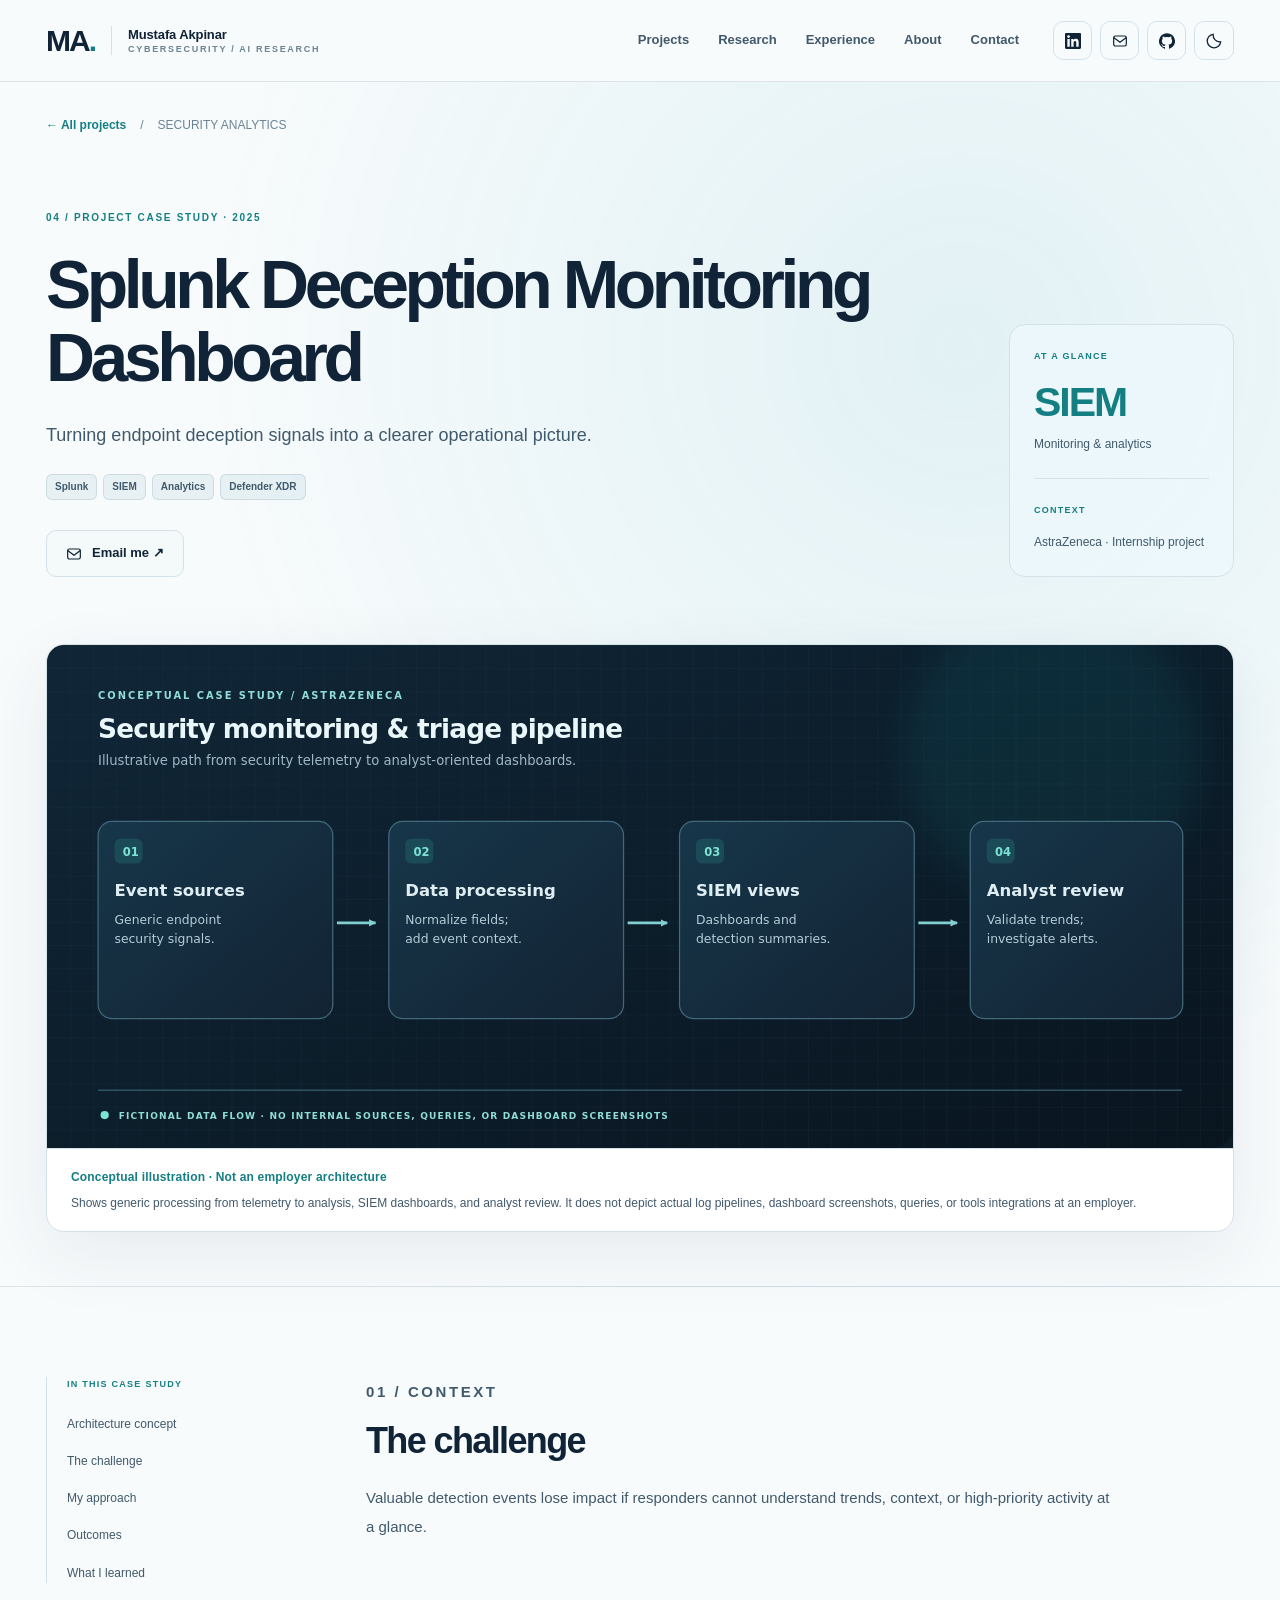
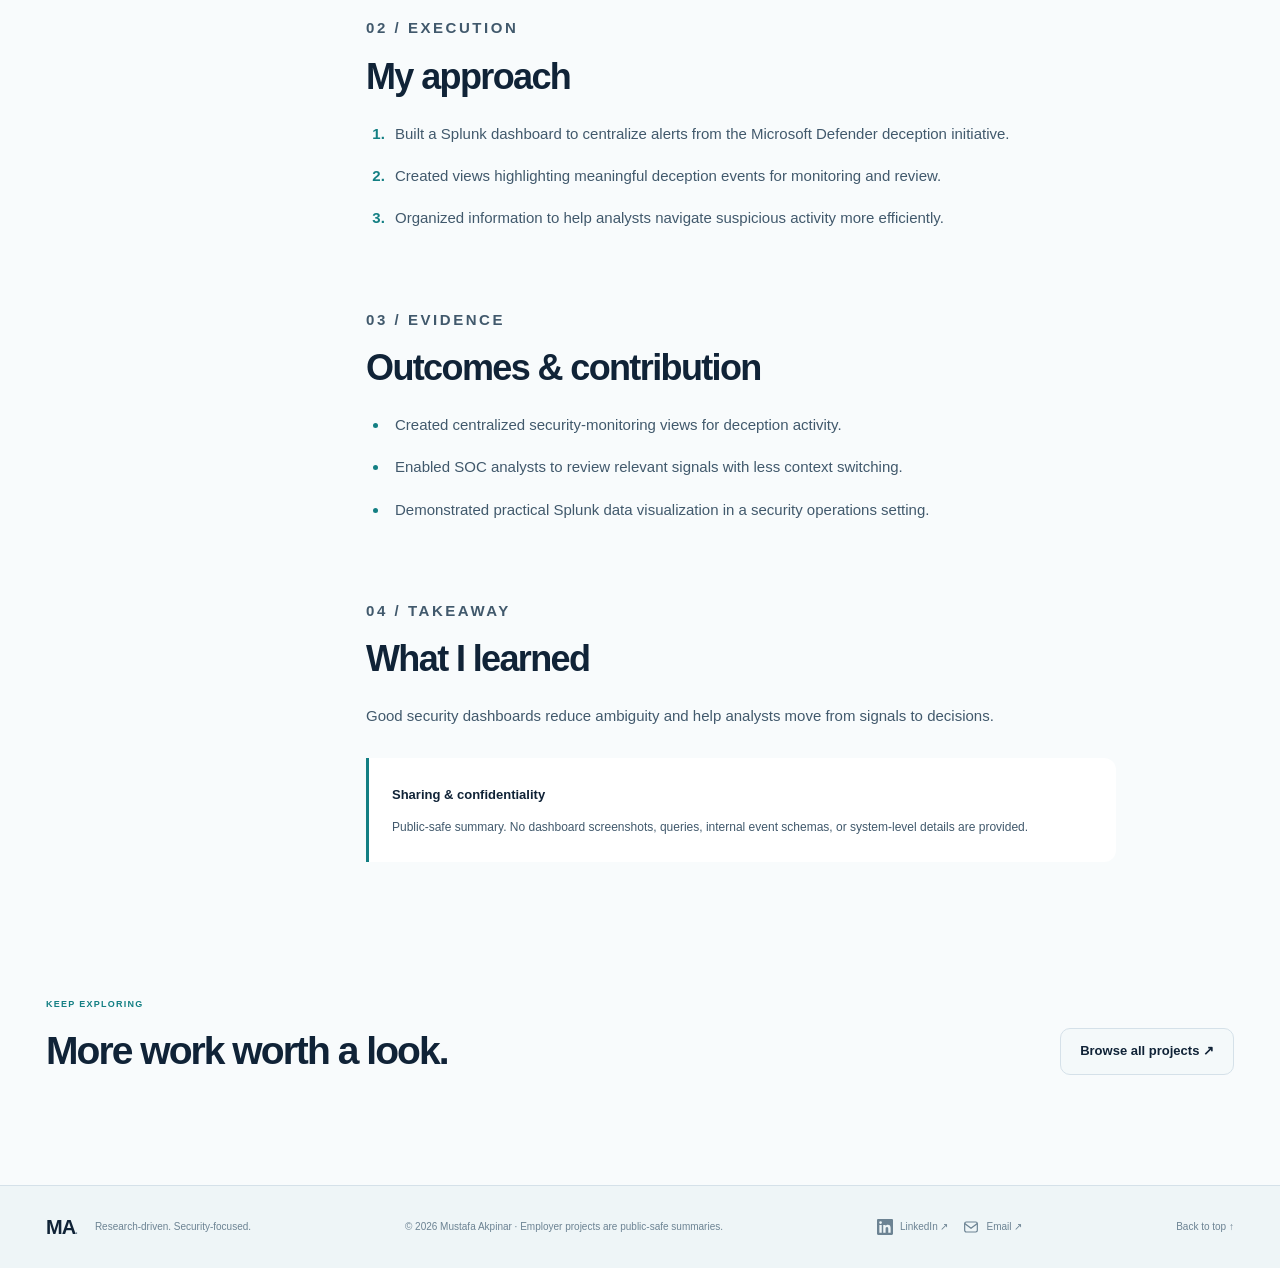
<file: projects/splunk-monitoring.html>
<!DOCTYPE html>

<html data-theme="light" lang="en"><head><meta charset="utf-8"/><meta content="width=device-width,initial-scale=1" name="viewport"/><meta content="#f8fbfc" name="theme-color"/><meta content="Turning endpoint deception signals into a clearer operational picture." name="description"/><title>Splunk Deception Monitoring Dashboard | Mustafa Akpinar</title><meta property="og:type" content="website"/><meta property="og:title" content="Mustafa Akpinar | Cybersecurity &amp; AI Research"/><link href="../assets/favicon.svg" rel="icon" type="image/svg+xml"/><link href="../styles.css?v=14" rel="stylesheet"/><script>try{const t=localStorage.getItem('ma-theme');if(t==='light'||t==='dark')document.documentElement.dataset.theme=t}catch(e){}</script></head><body><a class="skip-link" href="#main">Skip to content</a>
<header class="site-header" id="top"><div class="container header-inner">
<a aria-label="Mustafa Akpinar, home" class="brand" href="../index.html#top"><span class="brand-mark">MA<span>.</span></span><span class="brand-copy"><strong>Mustafa Akpinar</strong><small>CYBERSECURITY / AI RESEARCH</small></span></a>
<nav aria-label="Primary navigation" class="primary-nav" id="site-nav"><a href="../index.html#work">Projects</a><a href="../index.html#research">Research</a><a href="../index.html#experience">Experience</a><a href="../index.html#about">About</a><a href="../index.html#contact">Contact</a></nav>
<div class="header-actions"><a class="social-nav-link header-pill" aria-label="LinkedIn profile (opens in new tab)" href="https://www.linkedin.com/in/mustafa-akpinar-583558202/" target="_blank" rel="noopener noreferrer"><svg class="contact-icon" aria-hidden="true" focusable="false" width="16" height="16" viewBox="0 0 24 24" fill="currentColor"><path d="M20.447 20.452h-3.554v-5.569c0-1.328-.027-3.037-1.852-3.037-1.853 0-2.136 1.445-2.136 2.94v5.666H9.35V9h3.414v1.561h.049c.476-.9 1.637-1.85 3.37-1.85 3.601 0 4.268 2.37 4.268 5.455v6.286ZM5.337 7.433a2.062 2.062 0 1 1 0-4.124 2.062 2.062 0 0 1 0 4.124Zm1.782 13.019H3.555V9h3.564v11.452ZM22.225 0H1.771C.792 0 0 .774 0 1.729v20.542C0 23.227.792 24 1.771 24h20.451c.978 0 1.778-.773 1.778-1.729V1.729C24 .774 23.203 0 22.225 0Z"/></svg><span class="pill-label">LinkedIn</span></a><a class="social-nav-link header-pill" aria-label="Email Mustafa Akpinar" href="mailto:mmahir2004@gmail.com"><svg class="contact-icon" aria-hidden="true" focusable="false" width="16" height="16" viewBox="0 0 24 24" fill="none" stroke="currentColor" stroke-width="1.8" stroke-linecap="round" stroke-linejoin="round"><rect x="2.5" y="4.5" width="19" height="15" rx="2.5"/><path d="m3 7 9 7 9-7"/></svg><span class="pill-label">Email me</span></a><a class="github-btn header-pill" aria-label="GitHub profile (opens in new tab)" href="https://github.com/makpinar11" target="_blank" rel="noopener noreferrer"><svg class="contact-icon" aria-hidden="true" focusable="false" width="16" height="16" viewBox="0 0 24 24" fill="currentColor"><path d="M12 .297a12 12 0 0 0-3.793 23.386c.6.111.82-.261.82-.577v-2.234c-3.338.726-4.043-1.416-4.043-1.416-.546-1.387-1.333-1.756-1.333-1.756-1.089-.745.083-.729.083-.729 1.205.085 1.839 1.237 1.839 1.237 1.07 1.834 2.807 1.304 3.492.997.108-.775.418-1.305.762-1.605-2.665-.303-5.467-1.333-5.467-5.932 0-1.311.469-2.381 1.236-3.221-.124-.303-.536-1.524.117-3.176 0 0 1.008-.322 3.301 1.23a11.53 11.53 0 0 1 6.007 0c2.291-1.552 3.297-1.23 3.297-1.23.655 1.652.243 2.873.12 3.176.77.84 1.235 1.91 1.235 3.221 0 4.61-2.807 5.625-5.479 5.921.43.372.823 1.102.823 2.222v3.293c0 .319.216.694.825.576A12 12 0 0 0 12 .297Z"/></svg><span class="pill-label">GitHub</span></a><button aria-label="Switch to dark mode" class="theme-toggle" data-theme-toggle="" title="Toggle color theme"><svg aria-hidden="true" class="theme-sun" fill="none" stroke="currentColor" stroke-width="1.7" viewbox="0 0 24 24"><circle cx="12" cy="12" r="4"></circle><path d="M12 2v2m0 16v2M4.93 4.93l1.41 1.41m11.32 11.32 1.41 1.41M2 12h2m16 0h2M4.93 19.07l1.41-1.41M17.66 6.34l1.41-1.41"></path></svg><svg aria-hidden="true" class="theme-moon" fill="none" stroke="currentColor" stroke-width="1.7" viewbox="0 0 24 24"><path d="M20.9 13.1A9 9 0 0 1 10.9 3.1 9 9 0 1 0 20.9 13.1Z"></path></svg></button><button aria-controls="site-nav" aria-expanded="false" aria-label="Open navigation" class="nav-toggle"><span></span><span></span><span></span></button></div>
</div></header><main id="main"><div class="detail-shell"><div class="container"><div class="breadcrumbs"><a href="../index.html#work">← All projects</a><span>/</span><span>SECURITY ANALYTICS</span></div><div class="detail-hero"><div><p class="section-kicker">04 / PROJECT CASE STUDY · 2025</p><h1>Splunk Deception Monitoring Dashboard</h1><p class="detail-subtitle">Turning endpoint deception signals into a clearer operational picture.</p><div class="tags"><span>Splunk</span><span>SIEM</span><span>Analytics</span><span>Defender XDR</span></div><div class="detail-actions"><a class="btn btn-secondary contact-link" href="mailto:mmahir2004@gmail.com"><svg aria-hidden="true" focusable="false" class="contact-icon" viewBox="0 0 24 24" fill="none" stroke="currentColor" stroke-width="1.8" stroke-linecap="round" stroke-linejoin="round" height="16"><rect x="2.5" y="4.5" width="19" height="15" rx="2.5"/><path d="m3 7 9 7 9-7"/></svg>Email me ↗</a></div></div><aside class="detail-stat"><span class="micro-label">AT A GLANCE</span><strong>SIEM</strong><p>Monitoring &amp; analytics</p><hr/><span class="micro-label">CONTEXT</span><p>AstraZeneca · Internship project</p></aside></div><div class="detail-visual" id="diagram"><figure class="architecture-figure"><img alt="Conceptual security monitoring pipeline. Shows generic processing from telemetry to analysis, SIEM dashboards, and analyst review. It does not depict actual log pipelines, dashboard screenshots, queries, or tools integrations at an employer." decoding="async" height="610" loading="eager" src="../assets/diagram-siem-monitoring.svg" width="1440"/><figcaption><strong>Conceptual illustration · Not an employer architecture</strong><span>Shows generic processing from telemetry to analysis, SIEM dashboards, and analyst review. It does not depict actual log pipelines, dashboard screenshots, queries, or tools integrations at an employer.</span><span class="diagram-swipe-hint">↔ Swipe to inspect the full diagram</span></figcaption></figure></div></div></div>
<div class="container detail-layout"><div class="detail-nav"><span class="micro-label">IN THIS CASE STUDY</span><a href="#diagram">Architecture concept</a><a href="#challenge">The challenge</a><a href="#approach">My approach</a><a href="#outcomes">Outcomes</a><a href="#lessons">What I learned</a></div><div class="detail-content"><section id="challenge"><p class="section-kicker">01 / CONTEXT</p><h2>The challenge</h2><p>Valuable detection events lose impact if responders cannot understand trends, context, or high-priority activity at a glance.</p></section><section id="approach"><p class="section-kicker">02 / EXECUTION</p><h2>My approach</h2><ol><li>Built a Splunk dashboard to centralize alerts from the Microsoft Defender deception initiative.</li><li>Created views highlighting meaningful deception events for monitoring and review.</li><li>Organized information to help analysts navigate suspicious activity more efficiently.</li></ol></section><section id="outcomes"><p class="section-kicker">03 / EVIDENCE</p><h2>Outcomes &amp; contribution</h2><ul><li>Created centralized security-monitoring views for deception activity.</li><li>Enabled SOC analysts to review relevant signals with less context switching.</li><li>Demonstrated practical Splunk data visualization in a security operations setting.</li></ul></section><section id="lessons"><p class="section-kicker">04 / TAKEAWAY</p><h2>What I learned</h2><p>Good security dashboards reduce ambiguity and help analysts move from signals to decisions.</p><div class="safe-note"><strong>Sharing &amp; confidentiality</strong><p>Public-safe summary. No dashboard screenshots, queries, internal event schemas, or system-level details are provided.</p></div></section></div></div><div class="container next-project"><div><span class="micro-label">KEEP EXPLORING</span><h2>More work worth a look.</h2></div><a class="btn btn-secondary" href="../index.html#work">Browse all projects ↗</a></div></main><footer class="footer"><div class="container footer-inner"><div><strong>MA<span class="accent">.</span></strong><span>Research-driven. Security-focused.</span></div><p>© 2026 Mustafa Akpinar · Employer projects are public-safe summaries.</p><div class="footer-links"><a class="contact-link" href="https://www.linkedin.com/in/mustafa-akpinar-583558202/" target="_blank" rel="noopener noreferrer" aria-label="Mustafa Akpinar on LinkedIn"><svg aria-hidden="true" focusable="false" class="contact-icon" viewBox="0 0 24 24" fill="currentColor" width="16" height="16"><path d="M20.447 20.452h-3.554v-5.569c0-1.328-.027-3.037-1.852-3.037-1.853 0-2.136 1.445-2.136 2.94v5.666H9.35V9h3.414v1.561h.049c.476-.9 1.637-1.85 3.37-1.85 3.601 0 4.268 2.37 4.268 5.455v6.286ZM5.337 7.433a2.062 2.062 0 1 1 0-4.124 2.062 2.062 0 0 1 0 4.124Zm1.782 13.019H3.555V9h3.564v11.452ZM22.225 0H1.771C.792 0 0 .774 0 1.729v20.542C0 23.227.792 24 1.771 24h20.451c.978 0 1.778-.773 1.778-1.729V1.729C24 .774 23.203 0 22.225 0Z"/></svg>LinkedIn ↗</a><a class="contact-link" href="mailto:mmahir2004@gmail.com"><svg aria-hidden="true" focusable="false" class="contact-icon" viewBox="0 0 24 24" fill="none" stroke="currentColor" stroke-width="1.8" stroke-linecap="round" stroke-linejoin="round" height="16"><rect x="2.5" y="4.5" width="19" height="15" rx="2.5"/><path d="m3 7 9 7 9-7"/></svg>Email ↗</a></div><a href="#top">Back to top ↑</a></div></footer>
<script defer="" src="../script.js"></script></body></html>
</file>
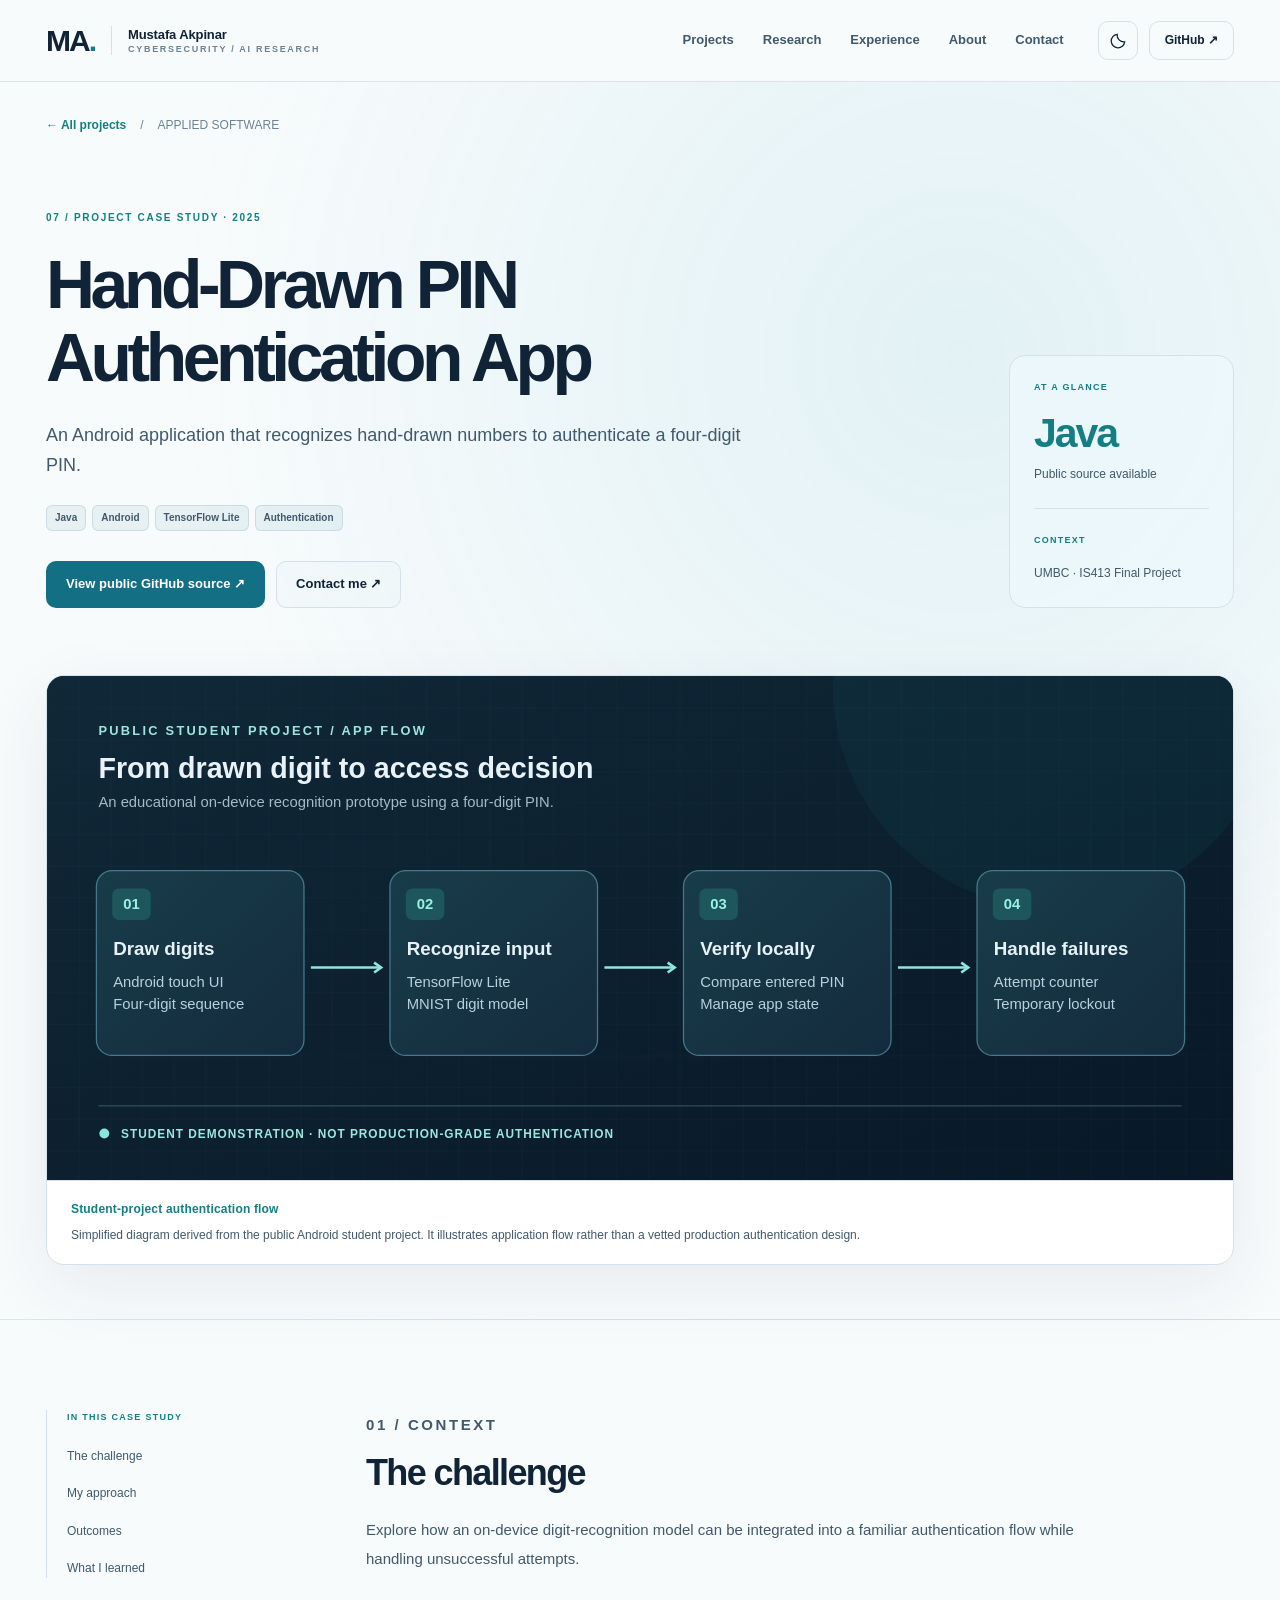
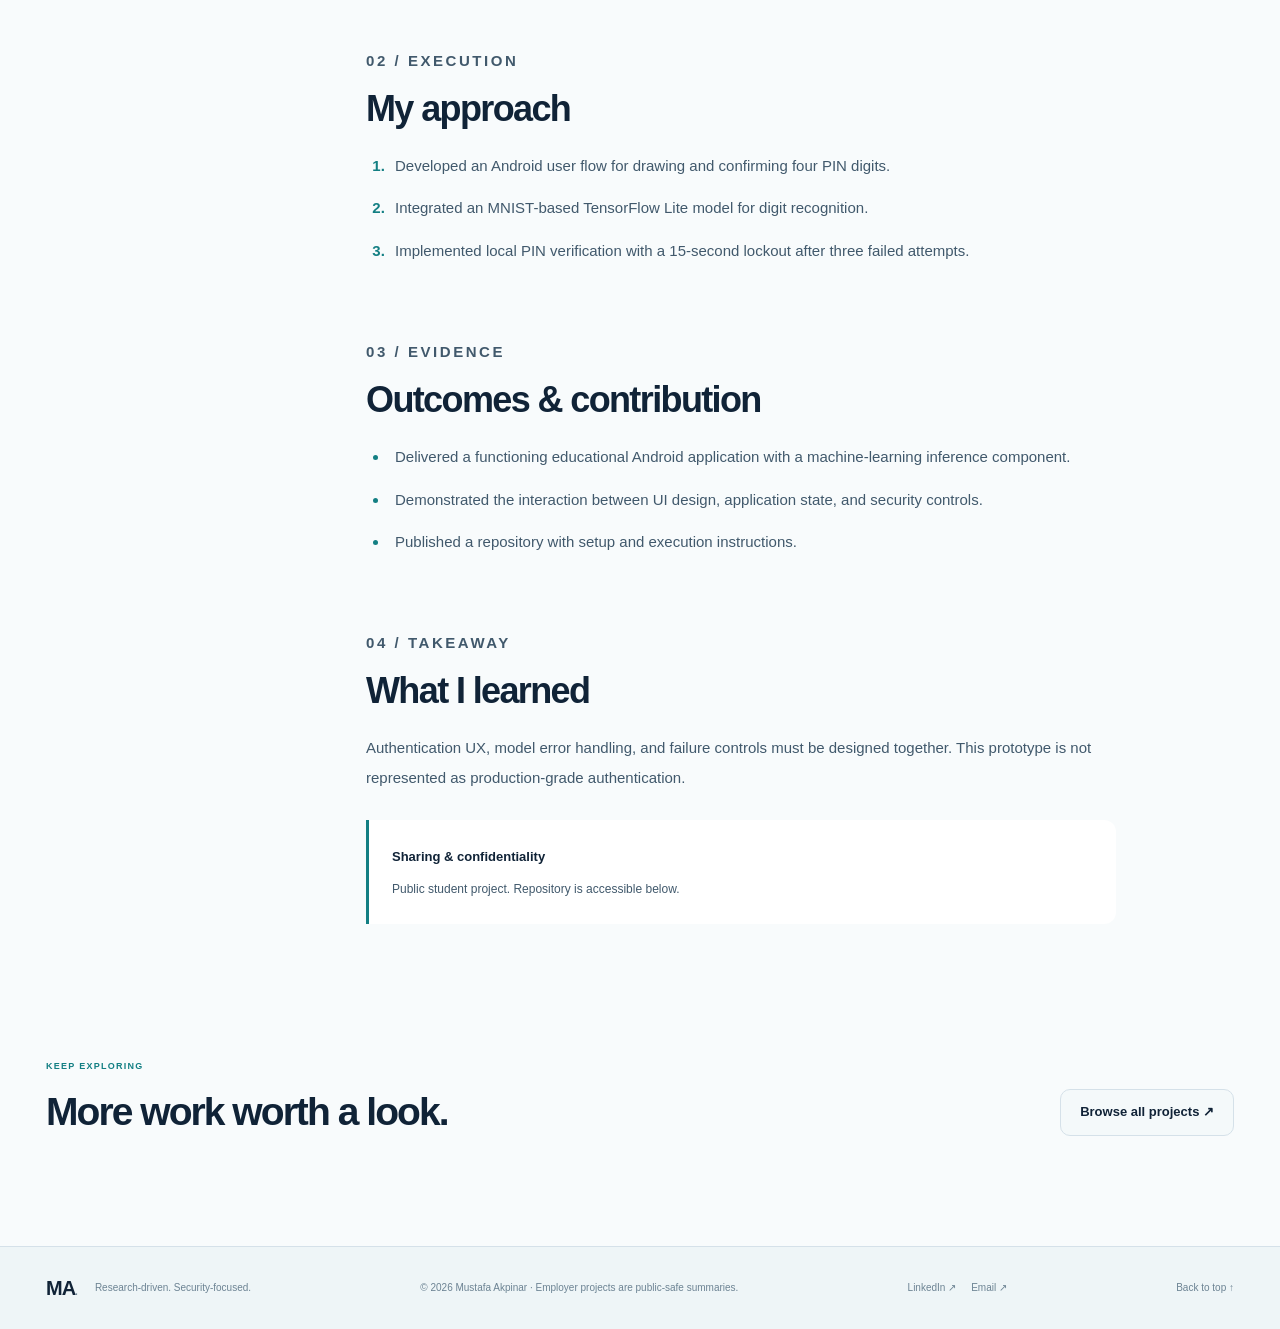
<file: Mustafa_Akpinar_GitHub_Pages_UPLOAD_ONLY/projects/android-pin-auth.html>
<!DOCTYPE html>
<html data-theme="light" lang="en"><head><meta charset="utf-8"/><meta content="width=device-width,initial-scale=1" name="viewport"/><meta content="#f8fbfc" name="theme-color"/><meta content="An Android application that recognizes hand-drawn numbers to authenticate a four-digit PIN." name="description"/><title>Hand-Drawn PIN Authentication App | Mustafa Akpinar</title><meta property="og:type" content="website"/><meta property="og:title" content="Mustafa Akpinar | Cybersecurity &amp; AI Research"/><link href="../assets/favicon.svg" rel="icon" type="image/svg+xml"/><link href="../styles.css" rel="stylesheet"/><script>try{const t=localStorage.getItem('ma-theme');if(t==='light'||t==='dark')document.documentElement.dataset.theme=t}catch(e){}</script></head><body><a class="skip-link" href="#main">Skip to content</a>
<header class="site-header" id="top"><div class="container header-inner">
<a aria-label="Mustafa Akpinar, home" class="brand" href="../index.html#top"><span class="brand-mark">MA<span>.</span></span><span class="brand-copy"><strong>Mustafa Akpinar</strong><small>CYBERSECURITY / AI RESEARCH</small></span></a>
<nav aria-label="Primary navigation" class="primary-nav" id="site-nav"><a href="../index.html#work">Projects</a><a href="../index.html#research">Research</a><a href="../index.html#experience">Experience</a><a href="../index.html#about">About</a><a href="../index.html#contact">Contact</a></nav>
<div class="header-actions"><button aria-label="Switch to dark mode" class="theme-toggle" data-theme-toggle="" title="Toggle color theme"><svg aria-hidden="true" class="theme-sun" fill="none" stroke="currentColor" stroke-width="1.7" viewbox="0 0 24 24"><circle cx="12" cy="12" r="4"></circle><path d="M12 2v2m0 16v2M4.93 4.93l1.41 1.41m11.32 11.32 1.41 1.41M2 12h2m16 0h2M4.93 19.07l1.41-1.41M17.66 6.34l1.41-1.41"></path></svg><svg aria-hidden="true" class="theme-moon" fill="none" stroke="currentColor" stroke-width="1.7" viewbox="0 0 24 24"><path d="M20.9 13.1A9 9 0 0 1 10.9 3.1 9 9 0 1 0 20.9 13.1Z"></path></svg></button>
<a class="github-btn" href="https://github.com/makpinar11" rel="noopener noreferrer" target="_blank">GitHub <span aria-hidden="true">↗</span></a>
<button aria-controls="site-nav" aria-expanded="false" aria-label="Open navigation" class="nav-toggle"><span></span><span></span><span></span></button></div>
</div></header><main id="main"><div class="detail-shell"><div class="container"><div class="breadcrumbs"><a href="../index.html#work">← All projects</a><span>/</span><span>APPLIED SOFTWARE</span></div><div class="detail-hero"><div><p class="section-kicker">07 / PROJECT CASE STUDY · 2025</p><h1>Hand-Drawn PIN Authentication App</h1><p class="detail-subtitle">An Android application that recognizes hand-drawn numbers to authenticate a four-digit PIN.</p><div class="tags"><span>Java</span><span>Android</span><span>TensorFlow Lite</span><span>Authentication</span></div><div class="detail-actions"><a class="btn btn-primary" href="https://github.com/makpinar11/IS413-Final-Project" rel="noopener noreferrer" target="_blank">View public GitHub source ↗</a><a class="btn btn-secondary" href="../index.html#contact">Contact me ↗</a></div></div><aside class="detail-stat"><span class="micro-label">AT A GLANCE</span><strong>Java</strong><p>Public source available</p><hr/><span class="micro-label">CONTEXT</span><p>UMBC · IS413 Final Project</p></aside></div><div class="detail-visual"><figure class="architecture-figure"><img alt="Android application flow: user draws four digits, an on-device classifier interprets them, local verification occurs, then failure handling or access decision." height="510" loading="lazy" src="../assets/diagram-android-auth-flow.svg" width="1200"/><figcaption><strong>Student-project authentication flow</strong><span>Simplified diagram derived from the public Android student project. It illustrates application flow rather than a vetted production authentication design.</span><span class="diagram-swipe-hint">On smaller screens, swipe horizontally to explore the diagram →</span></figcaption></figure></div></div></div>
<div class="container detail-layout"><div class="detail-nav"><span class="micro-label">IN THIS CASE STUDY</span><a href="#challenge">The challenge</a><a href="#approach">My approach</a><a href="#outcomes">Outcomes</a><a href="#lessons">What I learned</a></div><div class="detail-content"><section id="challenge"><p class="section-kicker">01 / CONTEXT</p><h2>The challenge</h2><p>Explore how an on-device digit-recognition model can be integrated into a familiar authentication flow while handling unsuccessful attempts.</p></section><section id="approach"><p class="section-kicker">02 / EXECUTION</p><h2>My approach</h2><ol><li>Developed an Android user flow for drawing and confirming four PIN digits.</li><li>Integrated an MNIST-based TensorFlow Lite model for digit recognition.</li><li>Implemented local PIN verification with a 15-second lockout after three failed attempts.</li></ol></section><section id="outcomes"><p class="section-kicker">03 / EVIDENCE</p><h2>Outcomes &amp; contribution</h2><ul><li>Delivered a functioning educational Android application with a machine-learning inference component.</li><li>Demonstrated the interaction between UI design, application state, and security controls.</li><li>Published a repository with setup and execution instructions.</li></ul></section><section id="lessons"><p class="section-kicker">04 / TAKEAWAY</p><h2>What I learned</h2><p>Authentication UX, model error handling, and failure controls must be designed together. This prototype is not represented as production-grade authentication.</p><div class="safe-note"><strong>Sharing &amp; confidentiality</strong><p>Public student project. Repository is accessible below.</p></div></section></div></div><div class="container next-project"><div><span class="micro-label">KEEP EXPLORING</span><h2>More work worth a look.</h2></div><a class="btn btn-secondary" href="../index.html#work">Browse all projects ↗</a></div></main><footer class="footer"><div class="container footer-inner"><div><strong>MA<span class="accent">.</span></strong><span>Research-driven. Security-focused.</span></div><p>© 2026 Mustafa Akpinar · Employer projects are public-safe summaries.</p><div class="footer-links"><a href="https://www.linkedin.com/in/mustafa-akpinar-583558202/" target="_blank" rel="noopener noreferrer" aria-label="Mustafa Akpinar on LinkedIn">LinkedIn ↗</a><a href="mailto:mmahir2004@gmail.com">Email ↗</a></div><a href="#top">Back to top ↑</a></div></footer>
<script defer="" src="../script.js"></script></body></html>
</file>
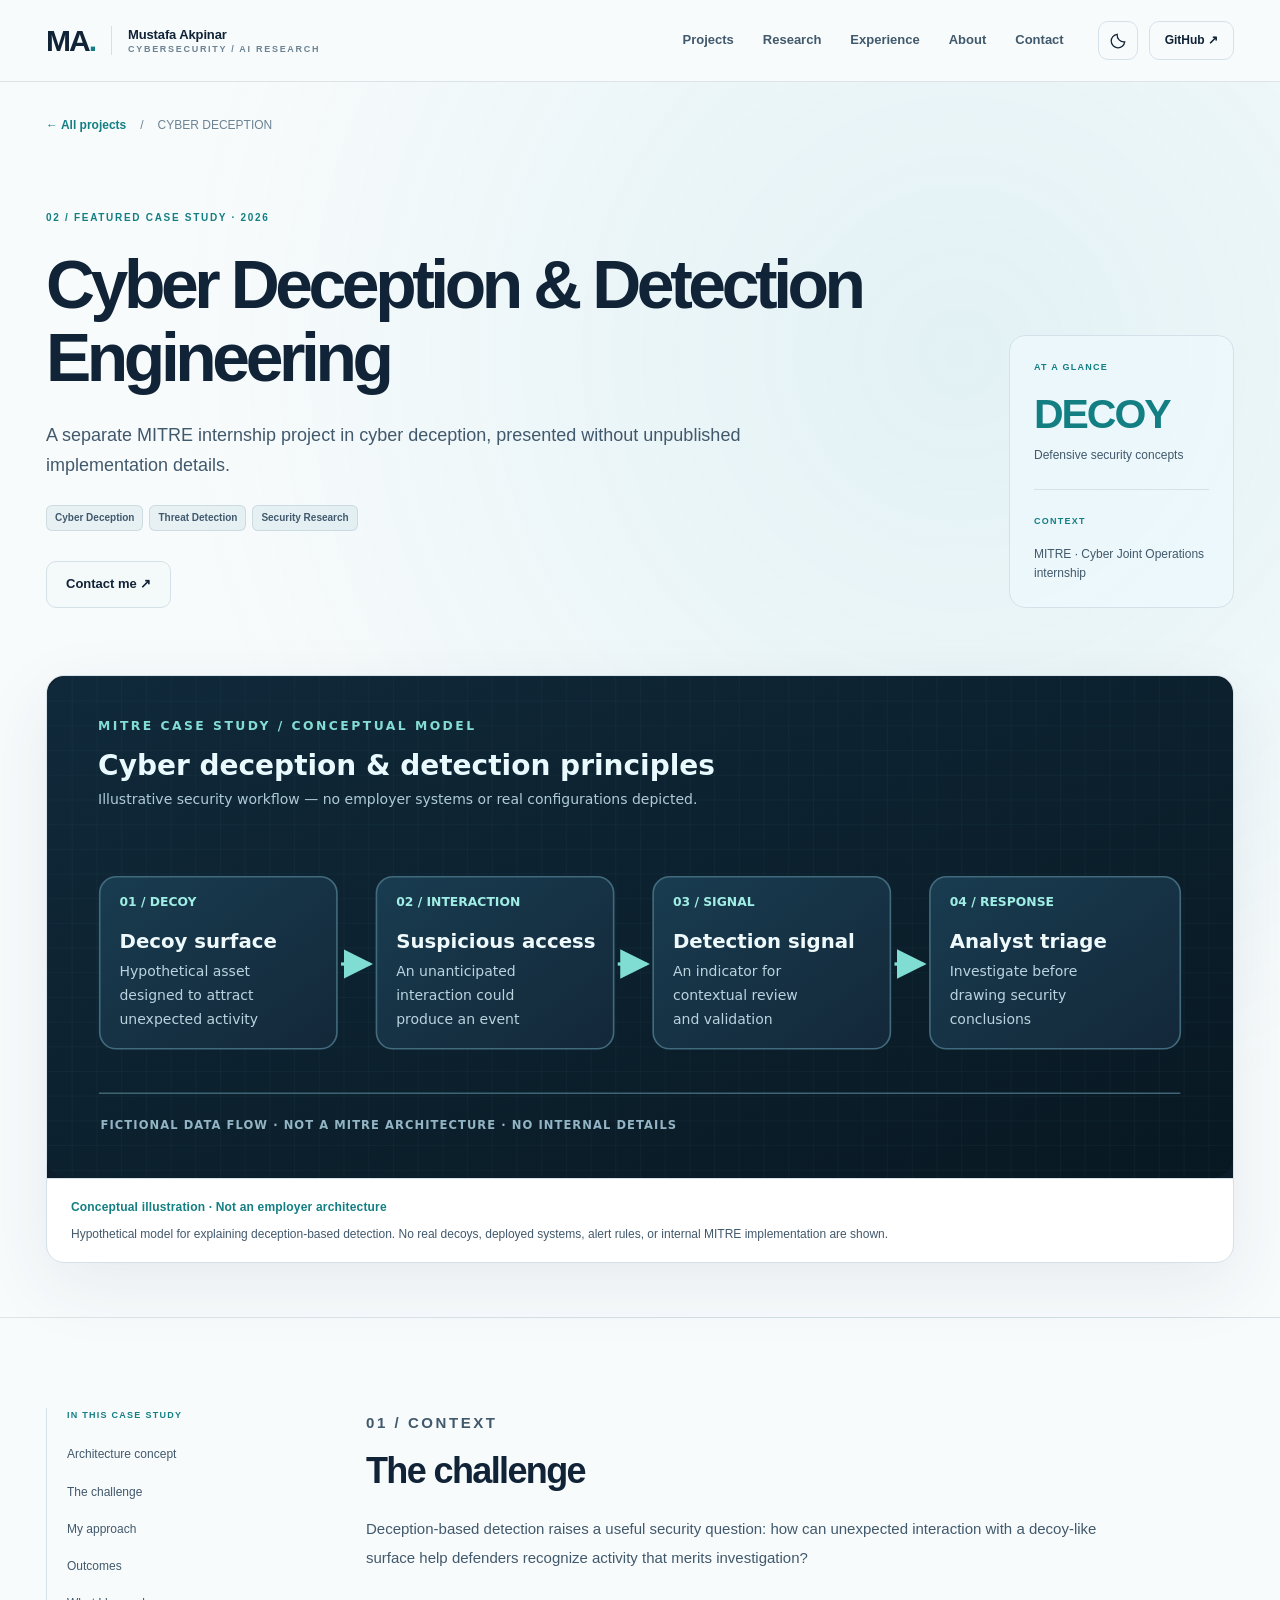
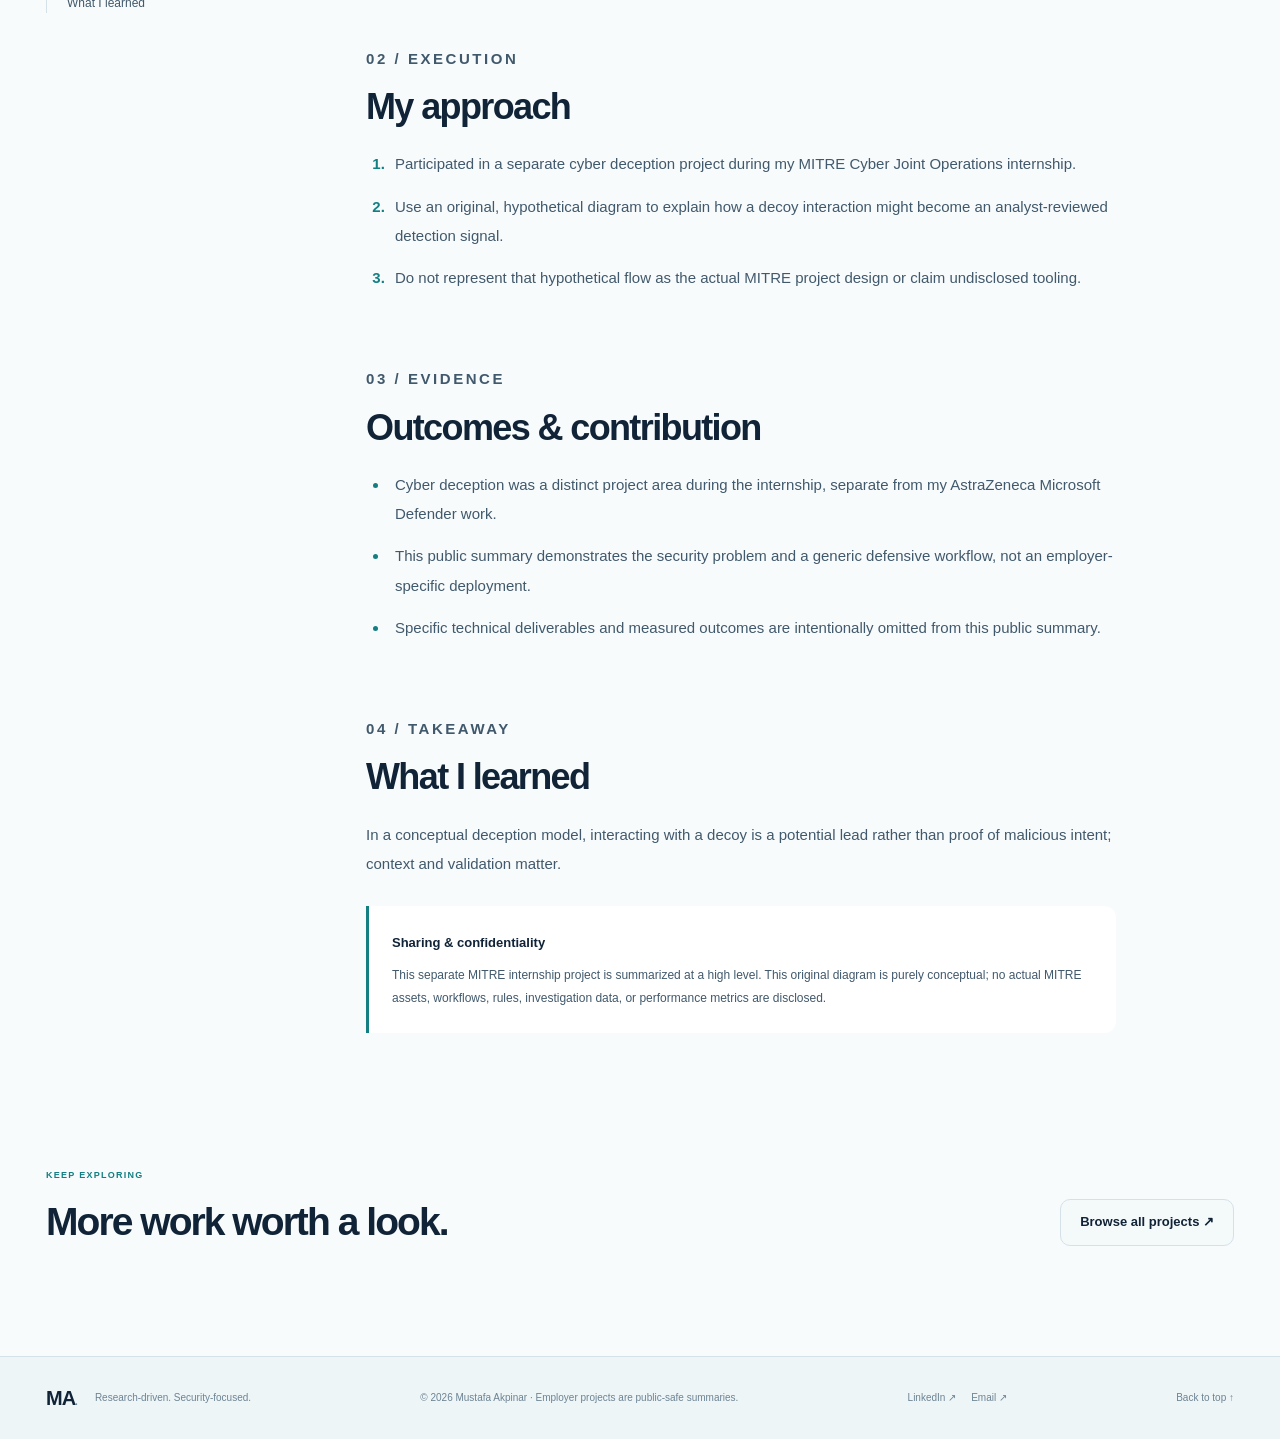
<file: Mustafa_Akpinar_GitHub_Pages_UPLOAD_ONLY/projects/cyber-deception-detection.html>
<!DOCTYPE html>

<html data-theme="light" lang="en"><head><meta charset="utf-8"/><meta content="width=device-width,initial-scale=1" name="viewport"/><meta content="#f8fbfc" name="theme-color"/><meta content="A user-confirmed MITRE internship project in cyber deception; conceptual diagram, no internal implementation details." name="description"/><title>Cyber Deception &amp; Detection Engineering | Mustafa Akpinar</title><meta content="website" property="og:type"/><meta content="Mustafa Akpinar | Cybersecurity &amp; AI Research" property="og:title"/><link href="../assets/favicon.svg" rel="icon" type="image/svg+xml"/><link href="../styles.css" rel="stylesheet"/><script>try{const t=localStorage.getItem('ma-theme');if(t==='light'||t==='dark')document.documentElement.dataset.theme=t}catch(e){}</script></head><body><a class="skip-link" href="#main">Skip to content</a>
<header class="site-header" id="top"><div class="container header-inner">
<a aria-label="Mustafa Akpinar, home" class="brand" href="../index.html#top"><span class="brand-mark">MA<span>.</span></span><span class="brand-copy"><strong>Mustafa Akpinar</strong><small>CYBERSECURITY / AI RESEARCH</small></span></a>
<nav aria-label="Primary navigation" class="primary-nav" id="site-nav"><a href="../index.html#work">Projects</a><a href="../index.html#research">Research</a><a href="../index.html#experience">Experience</a><a href="../index.html#about">About</a><a href="../index.html#contact">Contact</a></nav>
<div class="header-actions"><button aria-label="Switch to dark mode" class="theme-toggle" data-theme-toggle="" title="Toggle color theme"><svg aria-hidden="true" class="theme-sun" fill="none" stroke="currentColor" stroke-width="1.7" viewbox="0 0 24 24"><circle cx="12" cy="12" r="4"></circle><path d="M12 2v2m0 16v2M4.93 4.93l1.41 1.41m11.32 11.32 1.41 1.41M2 12h2m16 0h2M4.93 19.07l1.41-1.41M17.66 6.34l1.41-1.41"></path></svg><svg aria-hidden="true" class="theme-moon" fill="none" stroke="currentColor" stroke-width="1.7" viewbox="0 0 24 24"><path d="M20.9 13.1A9 9 0 0 1 10.9 3.1 9 9 0 1 0 20.9 13.1Z"></path></svg></button>
<a class="github-btn" href="https://github.com/makpinar11" rel="noopener noreferrer" target="_blank">GitHub <span aria-hidden="true">↗</span></a>
<button aria-controls="site-nav" aria-expanded="false" aria-label="Open navigation" class="nav-toggle"><span></span><span></span><span></span></button></div>
</div></header><main id="main"><div class="detail-shell"><div class="container"><div class="breadcrumbs"><a href="../index.html#work">← All projects</a><span>/</span><span>CYBER DECEPTION</span></div><div class="detail-hero"><div><p class="section-kicker">02 / FEATURED CASE STUDY · 2026</p><h1>Cyber Deception &amp; Detection Engineering</h1><p class="detail-subtitle">A separate MITRE internship project in cyber deception, presented without unpublished implementation details.</p><div class="tags"><span>Cyber Deception</span><span>Threat Detection</span><span>Security Research</span></div><div class="detail-actions"><a class="btn btn-secondary" href="../index.html#contact">Contact me ↗</a></div></div><aside class="detail-stat"><span class="micro-label">AT A GLANCE</span><strong>DECOY</strong><p>Defensive security concepts</p><hr/><span class="micro-label">CONTEXT</span><p>MITRE · Cyber Joint Operations internship</p></aside></div><div class="detail-visual" id="diagram"><figure class="architecture-figure"><img alt="Generic conceptual diagram: hypothetical decoy surface, unexpected interaction, detection signal, analyst review. Not an employer architecture." decoding="async" height="610" loading="eager" src="../assets/diagram-mitre-deception.svg" width="1440"/><figcaption><strong>Conceptual illustration · Not an employer architecture</strong><span>Hypothetical model for explaining deception-based detection. No real decoys, deployed systems, alert rules, or internal MITRE implementation are shown.</span><span class="diagram-swipe-hint">↔ Swipe to inspect the full diagram</span></figcaption></figure></div></div></div>
<div class="container detail-layout"><div class="detail-nav"><span class="micro-label">IN THIS CASE STUDY</span><a href="#diagram">Architecture concept</a><a href="#challenge">The challenge</a><a href="#approach">My approach</a><a href="#outcomes">Outcomes</a><a href="#lessons">What I learned</a></div><div class="detail-content"><section id="challenge"><p class="section-kicker">01 / CONTEXT</p><h2>The challenge</h2><p>Deception-based detection raises a useful security question: how can unexpected interaction with a decoy-like surface help defenders recognize activity that merits investigation?</p></section><section id="approach"><p class="section-kicker">02 / EXECUTION</p><h2>My approach</h2><ol><li>Participated in a separate cyber deception project during my MITRE Cyber Joint Operations internship.</li><li>Use an original, hypothetical diagram to explain how a decoy interaction might become an analyst-reviewed detection signal.</li><li>Do not represent that hypothetical flow as the actual MITRE project design or claim undisclosed tooling.</li></ol></section><section id="outcomes"><p class="section-kicker">03 / EVIDENCE</p><h2>Outcomes &amp; contribution</h2><ul><li>Cyber deception was a distinct project area during the internship, separate from my AstraZeneca Microsoft Defender work.</li><li>This public summary demonstrates the security problem and a generic defensive workflow, not an employer-specific deployment.</li><li>Specific technical deliverables and measured outcomes are intentionally omitted from this public summary.</li></ul></section><section id="lessons"><p class="section-kicker">04 / TAKEAWAY</p><h2>What I learned</h2><p>In a conceptual deception model, interacting with a decoy is a potential lead rather than proof of malicious intent; context and validation matter.</p><div class="safe-note"><strong>Sharing &amp; confidentiality</strong><p>This separate MITRE internship project is summarized at a high level. This original diagram is purely conceptual; no actual MITRE assets, workflows, rules, investigation data, or performance metrics are disclosed.</p></div></section></div></div><div class="container next-project"><div><span class="micro-label">KEEP EXPLORING</span><h2>More work worth a look.</h2></div><a class="btn btn-secondary" href="../index.html#work">Browse all projects ↗</a></div></main><footer class="footer"><div class="container footer-inner"><div><strong>MA<span class="accent">.</span></strong><span>Research-driven. Security-focused.</span></div><p>© 2026 Mustafa Akpinar · Employer projects are public-safe summaries.</p><div class="footer-links"><a aria-label="Mustafa Akpinar on LinkedIn" href="https://www.linkedin.com/in/mustafa-akpinar-583558202/" rel="noopener noreferrer" target="_blank">LinkedIn ↗</a><a href="mailto:mmahir2004@gmail.com">Email ↗</a></div><a href="#top">Back to top ↑</a></div></footer>
<script defer="" src="../script.js"></script></body></html>
</file>
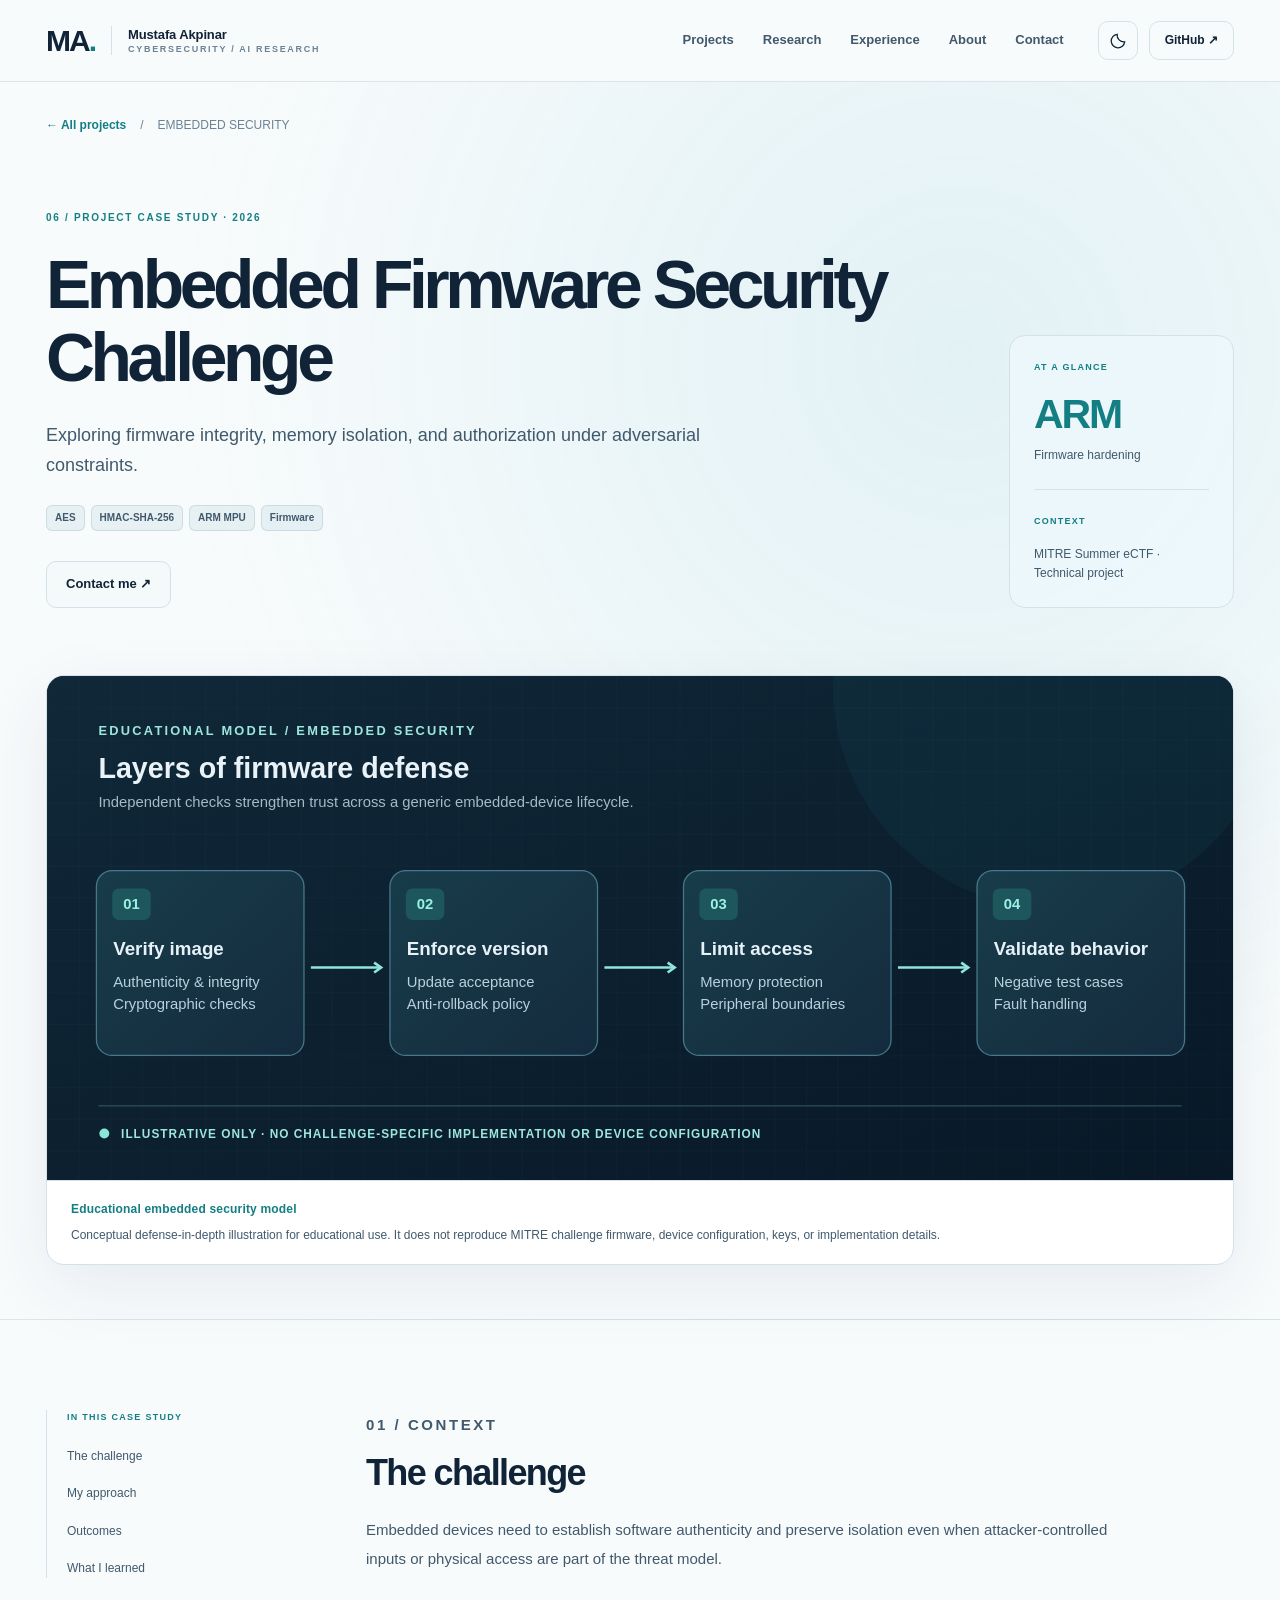
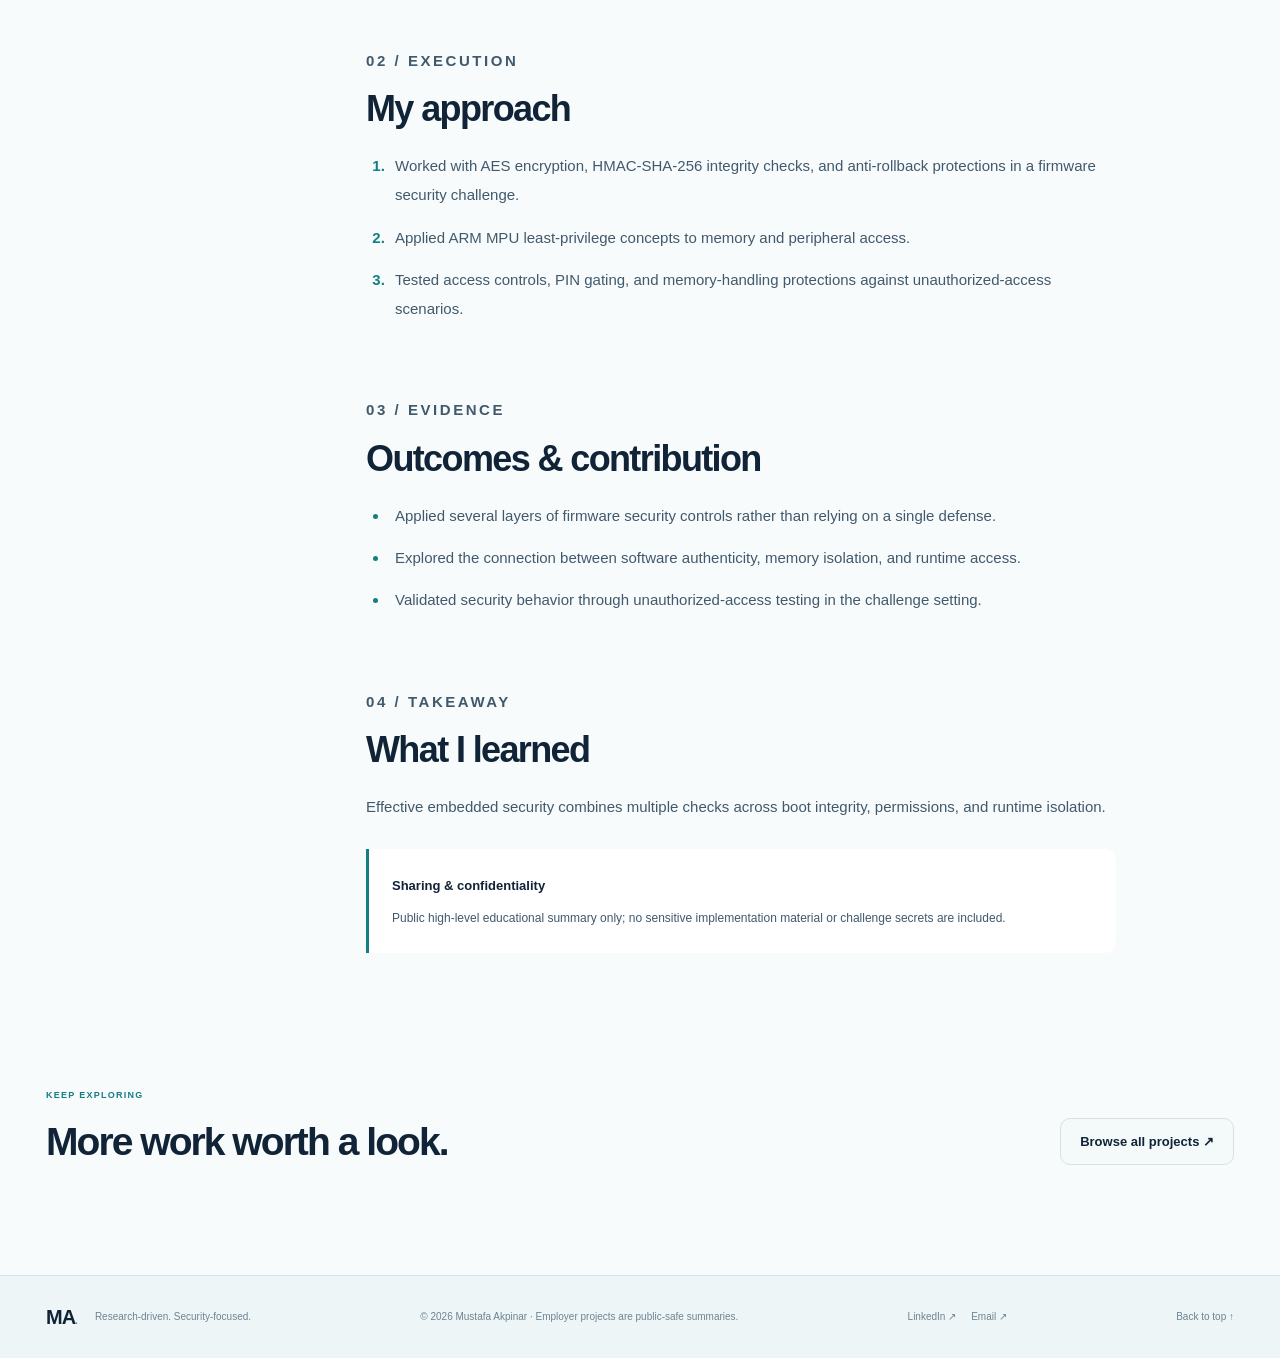
<file: Mustafa_Akpinar_GitHub_Pages_UPLOAD_ONLY/projects/embedded-security.html>
<!DOCTYPE html>
<html data-theme="light" lang="en"><head><meta charset="utf-8"/><meta content="width=device-width,initial-scale=1" name="viewport"/><meta content="#f8fbfc" name="theme-color"/><meta content="Exploring firmware integrity, memory isolation, and authorization under adversarial constraints." name="description"/><title>Embedded Firmware Security Challenge | Mustafa Akpinar</title><meta property="og:type" content="website"/><meta property="og:title" content="Mustafa Akpinar | Cybersecurity &amp; AI Research"/><link href="../assets/favicon.svg" rel="icon" type="image/svg+xml"/><link href="../styles.css" rel="stylesheet"/><script>try{const t=localStorage.getItem('ma-theme');if(t==='light'||t==='dark')document.documentElement.dataset.theme=t}catch(e){}</script></head><body><a class="skip-link" href="#main">Skip to content</a>
<header class="site-header" id="top"><div class="container header-inner">
<a aria-label="Mustafa Akpinar, home" class="brand" href="../index.html#top"><span class="brand-mark">MA<span>.</span></span><span class="brand-copy"><strong>Mustafa Akpinar</strong><small>CYBERSECURITY / AI RESEARCH</small></span></a>
<nav aria-label="Primary navigation" class="primary-nav" id="site-nav"><a href="../index.html#work">Projects</a><a href="../index.html#research">Research</a><a href="../index.html#experience">Experience</a><a href="../index.html#about">About</a><a href="../index.html#contact">Contact</a></nav>
<div class="header-actions"><button aria-label="Switch to dark mode" class="theme-toggle" data-theme-toggle="" title="Toggle color theme"><svg aria-hidden="true" class="theme-sun" fill="none" stroke="currentColor" stroke-width="1.7" viewbox="0 0 24 24"><circle cx="12" cy="12" r="4"></circle><path d="M12 2v2m0 16v2M4.93 4.93l1.41 1.41m11.32 11.32 1.41 1.41M2 12h2m16 0h2M4.93 19.07l1.41-1.41M17.66 6.34l1.41-1.41"></path></svg><svg aria-hidden="true" class="theme-moon" fill="none" stroke="currentColor" stroke-width="1.7" viewbox="0 0 24 24"><path d="M20.9 13.1A9 9 0 0 1 10.9 3.1 9 9 0 1 0 20.9 13.1Z"></path></svg></button>
<a class="github-btn" href="https://github.com/makpinar11" rel="noopener noreferrer" target="_blank">GitHub <span aria-hidden="true">↗</span></a>
<button aria-controls="site-nav" aria-expanded="false" aria-label="Open navigation" class="nav-toggle"><span></span><span></span><span></span></button></div>
</div></header><main id="main"><div class="detail-shell"><div class="container"><div class="breadcrumbs"><a href="../index.html#work">← All projects</a><span>/</span><span>EMBEDDED SECURITY</span></div><div class="detail-hero"><div><p class="section-kicker">06 / PROJECT CASE STUDY · 2026</p><h1>Embedded Firmware Security Challenge</h1><p class="detail-subtitle">Exploring firmware integrity, memory isolation, and authorization under adversarial constraints.</p><div class="tags"><span>AES</span><span>HMAC-SHA-256</span><span>ARM MPU</span><span>Firmware</span></div><div class="detail-actions"><a class="btn btn-secondary" href="../index.html#contact">Contact me ↗</a></div></div><aside class="detail-stat"><span class="micro-label">AT A GLANCE</span><strong>ARM</strong><p>Firmware hardening</p><hr/><span class="micro-label">CONTEXT</span><p>MITRE Summer eCTF · Technical project</p></aside></div><div class="detail-visual"><figure class="architecture-figure"><img alt="High-level embedded security concept: verification, version policy, memory and peripheral isolation, then validation tests." height="510" loading="lazy" src="../assets/diagram-firmware-defense.svg" width="1200"/><figcaption><strong>Educational embedded security model</strong><span>Conceptual defense-in-depth illustration for educational use. It does not reproduce MITRE challenge firmware, device configuration, keys, or implementation details.</span><span class="diagram-swipe-hint">On smaller screens, swipe horizontally to explore the diagram →</span></figcaption></figure></div></div></div>
<div class="container detail-layout"><div class="detail-nav"><span class="micro-label">IN THIS CASE STUDY</span><a href="#challenge">The challenge</a><a href="#approach">My approach</a><a href="#outcomes">Outcomes</a><a href="#lessons">What I learned</a></div><div class="detail-content"><section id="challenge"><p class="section-kicker">01 / CONTEXT</p><h2>The challenge</h2><p>Embedded devices need to establish software authenticity and preserve isolation even when attacker-controlled inputs or physical access are part of the threat model.</p></section><section id="approach"><p class="section-kicker">02 / EXECUTION</p><h2>My approach</h2><ol><li>Worked with AES encryption, HMAC-SHA-256 integrity checks, and anti-rollback protections in a firmware security challenge.</li><li>Applied ARM MPU least-privilege concepts to memory and peripheral access.</li><li>Tested access controls, PIN gating, and memory-handling protections against unauthorized-access scenarios.</li></ol></section><section id="outcomes"><p class="section-kicker">03 / EVIDENCE</p><h2>Outcomes &amp; contribution</h2><ul><li>Applied several layers of firmware security controls rather than relying on a single defense.</li><li>Explored the connection between software authenticity, memory isolation, and runtime access.</li><li>Validated security behavior through unauthorized-access testing in the challenge setting.</li></ul></section><section id="lessons"><p class="section-kicker">04 / TAKEAWAY</p><h2>What I learned</h2><p>Effective embedded security combines multiple checks across boot integrity, permissions, and runtime isolation.</p><div class="safe-note"><strong>Sharing &amp; confidentiality</strong><p>Public high-level educational summary only; no sensitive implementation material or challenge secrets are included.</p></div></section></div></div><div class="container next-project"><div><span class="micro-label">KEEP EXPLORING</span><h2>More work worth a look.</h2></div><a class="btn btn-secondary" href="../index.html#work">Browse all projects ↗</a></div></main><footer class="footer"><div class="container footer-inner"><div><strong>MA<span class="accent">.</span></strong><span>Research-driven. Security-focused.</span></div><p>© 2026 Mustafa Akpinar · Employer projects are public-safe summaries.</p><div class="footer-links"><a href="https://www.linkedin.com/in/mustafa-akpinar-583558202/" target="_blank" rel="noopener noreferrer" aria-label="Mustafa Akpinar on LinkedIn">LinkedIn ↗</a><a href="mailto:mmahir2004@gmail.com">Email ↗</a></div><a href="#top">Back to top ↑</a></div></footer>
<script defer="" src="../script.js"></script></body></html>
</file>
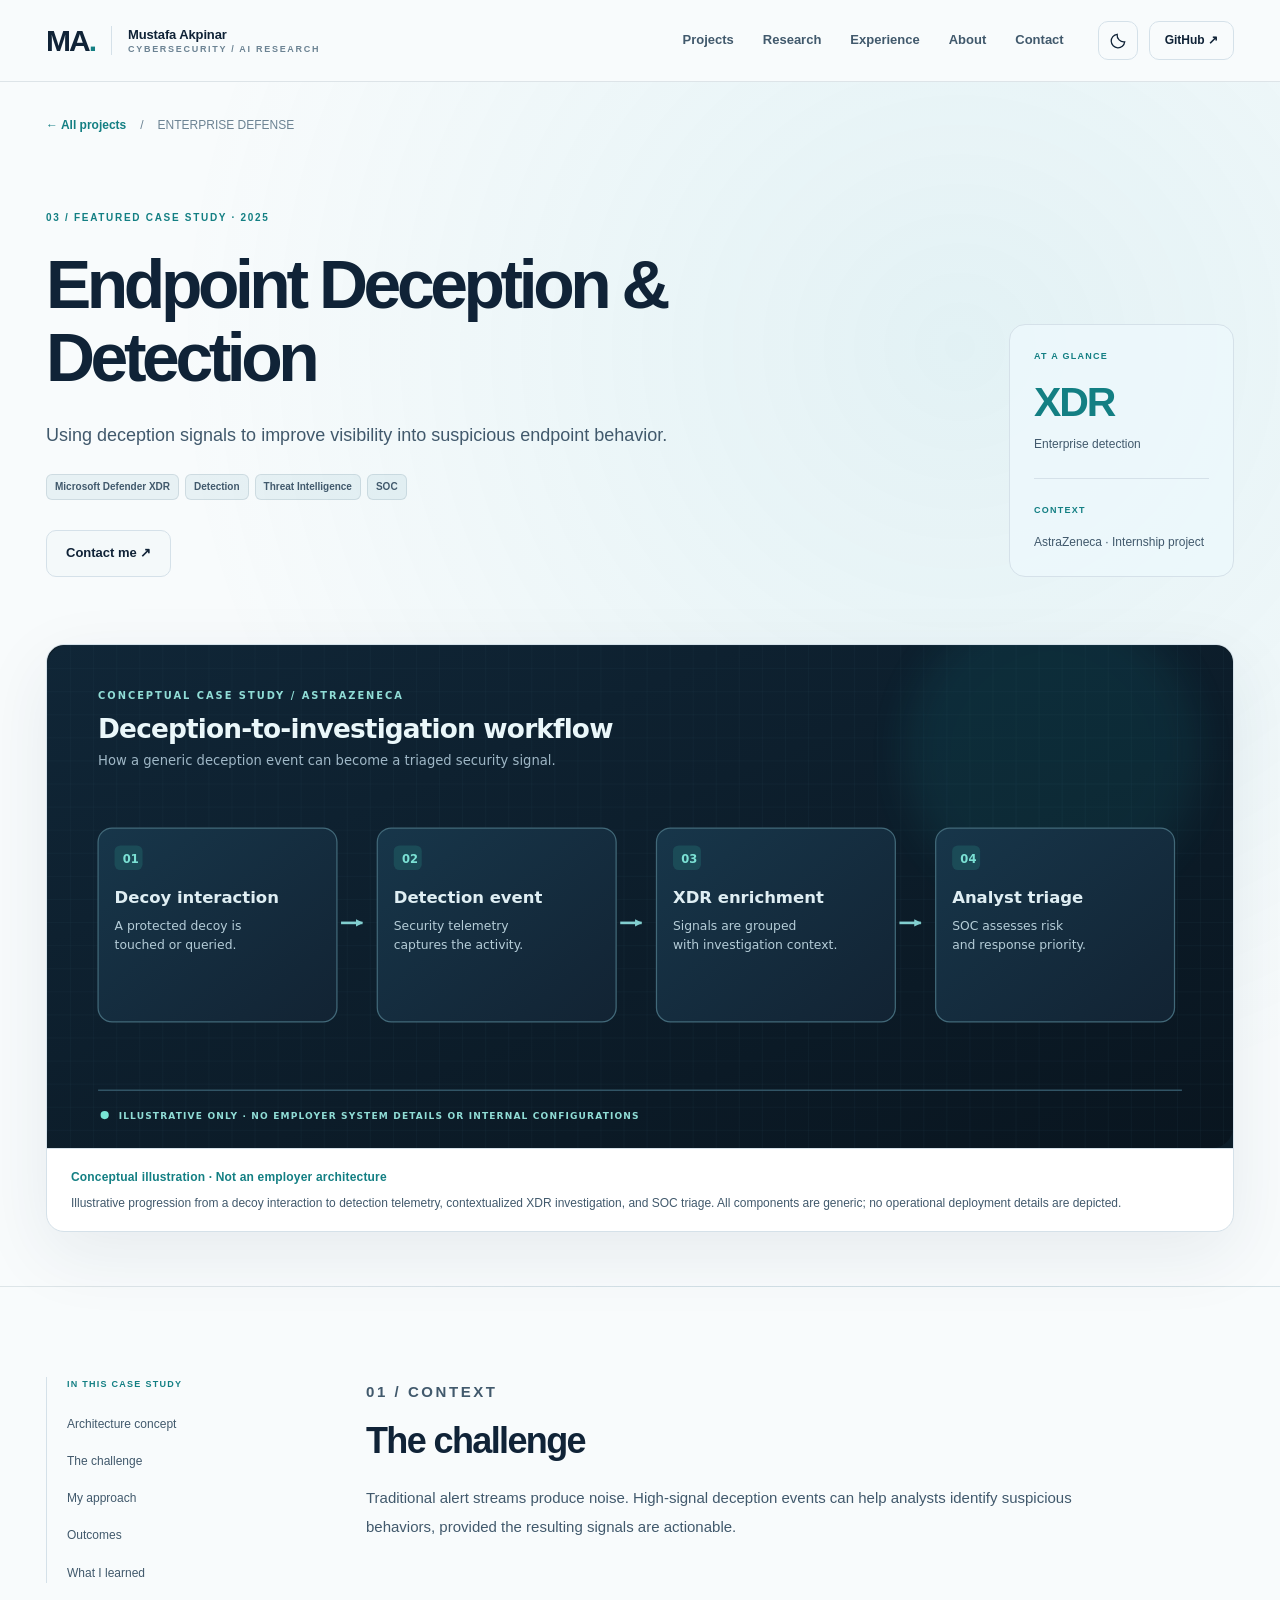
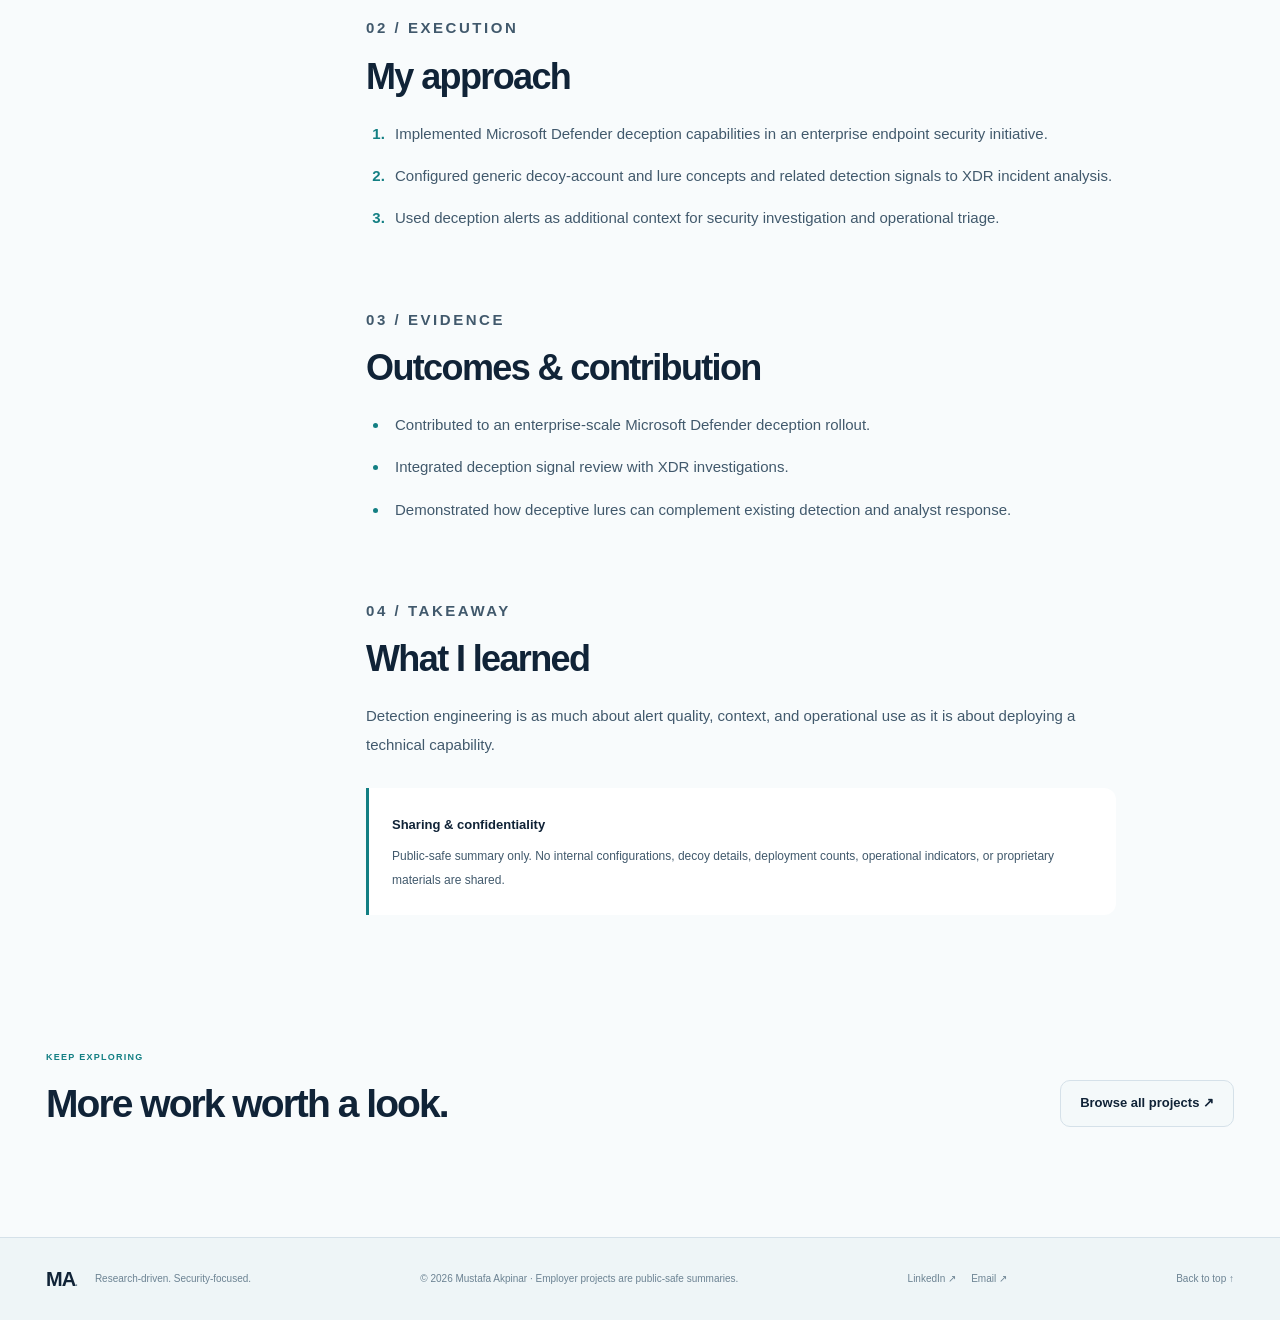
<file: Mustafa_Akpinar_GitHub_Pages_UPLOAD_ONLY/projects/endpoint-deception.html>
<!DOCTYPE html>

<html data-theme="light" lang="en"><head><meta charset="utf-8"/><meta content="width=device-width,initial-scale=1" name="viewport"/><meta content="#f8fbfc" name="theme-color"/><meta content="Using deception signals to improve visibility into suspicious endpoint behavior." name="description"/><title>Endpoint Deception &amp; Detection | Mustafa Akpinar</title><meta property="og:type" content="website"/><meta property="og:title" content="Mustafa Akpinar | Cybersecurity &amp; AI Research"/><link href="../assets/favicon.svg" rel="icon" type="image/svg+xml"/><link href="../styles.css" rel="stylesheet"/><script>try{const t=localStorage.getItem('ma-theme');if(t==='light'||t==='dark')document.documentElement.dataset.theme=t}catch(e){}</script></head><body><a class="skip-link" href="#main">Skip to content</a>
<header class="site-header" id="top"><div class="container header-inner">
<a aria-label="Mustafa Akpinar, home" class="brand" href="../index.html#top"><span class="brand-mark">MA<span>.</span></span><span class="brand-copy"><strong>Mustafa Akpinar</strong><small>CYBERSECURITY / AI RESEARCH</small></span></a>
<nav aria-label="Primary navigation" class="primary-nav" id="site-nav"><a href="../index.html#work">Projects</a><a href="../index.html#research">Research</a><a href="../index.html#experience">Experience</a><a href="../index.html#about">About</a><a href="../index.html#contact">Contact</a></nav>
<div class="header-actions"><button aria-label="Switch to dark mode" class="theme-toggle" data-theme-toggle="" title="Toggle color theme"><svg aria-hidden="true" class="theme-sun" fill="none" stroke="currentColor" stroke-width="1.7" viewbox="0 0 24 24"><circle cx="12" cy="12" r="4"></circle><path d="M12 2v2m0 16v2M4.93 4.93l1.41 1.41m11.32 11.32 1.41 1.41M2 12h2m16 0h2M4.93 19.07l1.41-1.41M17.66 6.34l1.41-1.41"></path></svg><svg aria-hidden="true" class="theme-moon" fill="none" stroke="currentColor" stroke-width="1.7" viewbox="0 0 24 24"><path d="M20.9 13.1A9 9 0 0 1 10.9 3.1 9 9 0 1 0 20.9 13.1Z"></path></svg></button>
<a class="github-btn" href="https://github.com/makpinar11" rel="noopener noreferrer" target="_blank">GitHub <span aria-hidden="true">↗</span></a>
<button aria-controls="site-nav" aria-expanded="false" aria-label="Open navigation" class="nav-toggle"><span></span><span></span><span></span></button></div>
</div></header><main id="main"><div class="detail-shell"><div class="container"><div class="breadcrumbs"><a href="../index.html#work">← All projects</a><span>/</span><span>ENTERPRISE DEFENSE</span></div><div class="detail-hero"><div><p class="section-kicker">03 / FEATURED CASE STUDY · 2025</p><h1>Endpoint Deception &amp; Detection</h1><p class="detail-subtitle">Using deception signals to improve visibility into suspicious endpoint behavior.</p><div class="tags"><span>Microsoft Defender XDR</span><span>Detection</span><span>Threat Intelligence</span><span>SOC</span></div><div class="detail-actions"><a class="btn btn-secondary" href="../index.html#contact">Contact me ↗</a></div></div><aside class="detail-stat"><span class="micro-label">AT A GLANCE</span><strong>XDR</strong><p>Enterprise detection</p><hr/><span class="micro-label">CONTEXT</span><p>AstraZeneca · Internship project</p></aside></div><div class="detail-visual" id="diagram"><figure class="architecture-figure"><img alt="Conceptual deception-to-investigation workflow. Illustrative progression from a decoy interaction to detection telemetry, contextualized XDR investigation, and SOC triage. All components are generic; no operational deployment details are depicted." decoding="async" height="610" loading="eager" src="../assets/diagram-endpoint-deception.svg" width="1440"/><figcaption><strong>Conceptual illustration · Not an employer architecture</strong><span>Illustrative progression from a decoy interaction to detection telemetry, contextualized XDR investigation, and SOC triage. All components are generic; no operational deployment details are depicted.</span><span class="diagram-swipe-hint">↔ Swipe to inspect the full diagram</span></figcaption></figure></div></div></div>
<div class="container detail-layout"><div class="detail-nav"><span class="micro-label">IN THIS CASE STUDY</span><a href="#diagram">Architecture concept</a><a href="#challenge">The challenge</a><a href="#approach">My approach</a><a href="#outcomes">Outcomes</a><a href="#lessons">What I learned</a></div><div class="detail-content"><section id="challenge"><p class="section-kicker">01 / CONTEXT</p><h2>The challenge</h2><p>Traditional alert streams produce noise. High-signal deception events can help analysts identify suspicious behaviors, provided the resulting signals are actionable.</p></section><section id="approach"><p class="section-kicker">02 / EXECUTION</p><h2>My approach</h2><ol><li>Implemented Microsoft Defender deception capabilities in an enterprise endpoint security initiative.</li><li>Configured generic decoy-account and lure concepts and related detection signals to XDR incident analysis.</li><li>Used deception alerts as additional context for security investigation and operational triage.</li></ol></section><section id="outcomes"><p class="section-kicker">03 / EVIDENCE</p><h2>Outcomes &amp; contribution</h2><ul><li>Contributed to an enterprise-scale Microsoft Defender deception rollout.</li><li>Integrated deception signal review with XDR investigations.</li><li>Demonstrated how deceptive lures can complement existing detection and analyst response.</li></ul></section><section id="lessons"><p class="section-kicker">04 / TAKEAWAY</p><h2>What I learned</h2><p>Detection engineering is as much about alert quality, context, and operational use as it is about deploying a technical capability.</p><div class="safe-note"><strong>Sharing &amp; confidentiality</strong><p>Public-safe summary only. No internal configurations, decoy details, deployment counts, operational indicators, or proprietary materials are shared.</p></div></section></div></div><div class="container next-project"><div><span class="micro-label">KEEP EXPLORING</span><h2>More work worth a look.</h2></div><a class="btn btn-secondary" href="../index.html#work">Browse all projects ↗</a></div></main><footer class="footer"><div class="container footer-inner"><div><strong>MA<span class="accent">.</span></strong><span>Research-driven. Security-focused.</span></div><p>© 2026 Mustafa Akpinar · Employer projects are public-safe summaries.</p><div class="footer-links"><a href="https://www.linkedin.com/in/mustafa-akpinar-583558202/" target="_blank" rel="noopener noreferrer" aria-label="Mustafa Akpinar on LinkedIn">LinkedIn ↗</a><a href="mailto:mmahir2004@gmail.com">Email ↗</a></div><a href="#top">Back to top ↑</a></div></footer>
<script defer="" src="../script.js"></script></body></html>
</file>
<file: styles.css>
/* Mustafa Akpinar · refined hybrid portfolio · no external dependencies */
:root{color-scheme:dark;--bg:#080f18;--bg-soft:#0b1621;--surface:#0e1b29;--surface-raised:#102333;--surface-tint:rgba(18,42,57,.72);--text:#edf4f7;--text-soft:#b1c2cb;--muted:#78919e;--line:#264151;--line-soft:rgba(153,213,221,.14);--accent:#91e4d7;--accent-strong:#61dacb;--accent-blue:#8cbef9;--glow:rgba(73,211,202,.18);--button-text:#06151b;--shadow:0 22px 70px rgba(0,0,0,.2);--header-bg:rgba(8,15,24,.92);--tag-bg:rgba(132,216,209,.08);--radius:20px;--serif:none}
html[data-theme=light]{color-scheme:light;--bg:#f8fbfc;--bg-soft:#eef5f7;--surface:#fff;--surface-raised:#f6fbfe;--surface-tint:rgba(237,248,252,.87);--text:#102337;--text-soft:#41596c;--muted:#6c8393;--line:#d5e1e9;--line-soft:rgba(26,70,94,.12);--accent:#137f83;--accent-strong:#0a8f8e;--accent-blue:#2865bc;--glow:rgba(28,160,181,.1);--button-text:#fff;--shadow:0 22px 70px rgba(23,55,75,.08);--header-bg:rgba(248,251,252,.94);--tag-bg:rgba(21,111,137,.07)}
*{box-sizing:border-box}html{scroll-behavior:smooth;scroll-padding-top:108px}body{margin:0;background:var(--bg);color:var(--text);font-family:Inter,ui-sans-serif,-apple-system,BlinkMacSystemFont,"Segoe UI",sans-serif;font-size:16px;line-height:1.6;-webkit-font-smoothing:antialiased}a{color:inherit;text-decoration:none}a:hover{color:var(--accent)}button{font:inherit}button,a{-webkit-tap-highlight-color:transparent}button:focus-visible,a:focus-visible{outline:3px solid var(--accent);outline-offset:4px}img,svg{max-width:100%}.container{max-width:1280px;width:calc(100% - 92px);margin:0 auto}.skip-link{position:absolute;top:-100px;left:18px;z-index:99;background:var(--accent);color:var(--button-text);padding:12px 20px;border-radius:10px}.skip-link:focus{top:12px}.accent{color:var(--accent)}
/* Header & navigation */
.site-header{height:82px;position:sticky;top:0;z-index:30;background:var(--header-bg);border-bottom:1px solid var(--line-soft);backdrop-filter:blur(18px);-webkit-backdrop-filter:blur(18px)}.header-inner{display:flex;align-items:center;gap:34px;height:100%}.brand{display:flex;align-items:center;gap:16px;min-width:285px}.brand-mark{letter-spacing:-2px;font-size:30px;line-height:1;font-weight:830;color:var(--text)}.brand-mark span{color:var(--accent)}.brand-copy{border-left:1px solid var(--line);padding-left:16px;display:flex;flex-direction:column;line-height:1.35}.brand-copy strong{font-size:13px;letter-spacing:-.01em}.brand-copy small{font-size:9px;font-weight:780;letter-spacing:.19em;color:var(--muted)}.primary-nav{display:flex;margin-left:auto;align-items:center;gap:29px}.primary-nav a{font-size:13px;color:var(--text-soft);font-weight:630;transition:color .2s}.primary-nav a:hover{color:var(--accent)}.header-actions{display:flex;align-items:center;gap:11px}.theme-toggle,.nav-toggle{height:39px;width:40px;display:inline-flex;align-items:center;justify-content:center;border:1px solid var(--line);border-radius:10px;background:transparent;color:var(--text);cursor:pointer;transition:background .2s,border-color .2s}.theme-toggle:hover,.nav-toggle:hover{background:var(--surface-raised);border-color:var(--accent)}.theme-toggle svg{width:18px;height:18px}.theme-moon{display:none}html[data-theme=light] .theme-sun{display:none}html[data-theme=light] .theme-moon{display:block}.github-btn{padding:9px 15px;border-radius:10px;border:1px solid var(--line);font-size:12px;font-weight:740;white-space:nowrap}.github-btn:hover{border-color:var(--accent)}.nav-toggle{display:none;flex-direction:column;gap:4px}.nav-toggle span{display:block;width:17px;height:1.7px;background:var(--text);transition:transform .2s,opacity .2s}.nav-toggle[aria-expanded=true] span:nth-child(1){transform:translateY(5.7px) rotate(45deg)}.nav-toggle[aria-expanded=true] span:nth-child(2){opacity:0}.nav-toggle[aria-expanded=true] span:nth-child(3){transform:translateY(-5.7px) rotate(-45deg)}
/* atmosphere */
main{position:relative;isolation:isolate}.ambient-glow{position:absolute;pointer-events:none;z-index:-2;top:-220px;right:-270px;width:min(75vw,950px);height:930px;border-radius:50%;background:radial-gradient(ellipse at center,rgba(30,122,156,.16),rgba(33,166,158,.07) 37%,transparent 68%);filter:blur(18px)}html[data-theme=light] .ambient-glow{background:radial-gradient(ellipse at center,rgba(118,182,215,.14),transparent 68%)}.hero-grid{position:absolute;pointer-events:none;z-index:-1;top:0;right:0;width:50%;height:740px;opacity:.18;background-image:linear-gradient(var(--line-soft) 1px,transparent 1px),linear-gradient(90deg,var(--line-soft) 1px,transparent 1px);background-size:44px 44px;mask-image:linear-gradient(90deg,transparent,black 40%,transparent)}
/* hero */
.hero{min-height:670px;padding:77px 0 76px;display:grid;grid-template-columns:1.12fr .9fr;align-items:center;gap:74px}.eyebrow,.section-kicker,.tiny-label,.micro-label{font-weight:790;letter-spacing:.17em;text-transform:uppercase;font-size:11px}.eyebrow{display:flex;align-items:center;gap:10px;color:var(--accent);font-size:10px;letter-spacing:.18em}.eyebrow-sep{opacity:.35}.pulse-dot,.status-dot{width:8px;height:8px;border-radius:100%;background:var(--accent);display:inline-block;box-shadow:0 0 0 5px rgba(106,222,209,.08),0 0 18px var(--glow)}.hero h1{font-size:clamp(42px,4.8vw,76px);line-height:1.085;letter-spacing:-.064em;font-weight:830;margin:33px 0 26px;white-space:nowrap}.headline-highlight{background:linear-gradient(90deg,#b1e8da 8%,#69d6c6 55%,#7da9f7 100%);background-clip:text;-webkit-background-clip:text;color:transparent}html[data-theme=light] .headline-highlight{background:linear-gradient(90deg,#09887e,#2169bb);background-clip:text;-webkit-background-clip:text}.hero-description{max-width:590px;font-size:16px;line-height:1.9;color:var(--text-soft)}.hero-description strong{color:var(--text);font-weight:730}.hero-actions{display:flex;gap:12px;flex-wrap:wrap;margin-top:29px}.btn{min-height:47px;display:inline-flex;align-items:center;justify-content:center;gap:23px;border-radius:10px;font-size:13px;font-weight:740;padding:12px 19px;border:1px solid var(--line);transition:transform .2s,background .2s,border-color .2s,box-shadow .2s}.btn span{font-size:17px}.btn:hover{transform:translateY(-2px)}.btn-primary{background:linear-gradient(118deg,#9de5d9,#78d0ca);color:#071a21;border-color:transparent}.btn-primary:hover{color:#071a21;box-shadow:0 9px 30px var(--glow)}html[data-theme=light] .btn-primary{background:#136f83;color:#fff}html[data-theme=light] .btn-primary:hover{color:#fff}.btn-secondary{background:rgba(100,170,175,.025);color:var(--text);border-color:var(--line)}.btn-secondary:hover{border-color:var(--accent);color:var(--text);background:var(--tag-bg)}.hero-credentials{display:flex;gap:23px;flex-wrap:wrap;margin-top:40px;color:var(--muted);font-size:10px;font-weight:800;letter-spacing:.085em}.hero-credentials b{font-weight:550}.hero-credentials span+span{border-left:1px solid var(--line);padding-left:23px}
/* Benchmark card */
.benchmark-card{overflow:hidden;border:1px solid var(--line);border-radius:18px;background:linear-gradient(145deg,var(--surface-tint),var(--surface));box-shadow:var(--shadow),0 0 70px rgba(45,156,163,.05);position:relative}.benchmark-card:before{content:"";position:absolute;inset:0 0 auto;height:2px;background:linear-gradient(90deg,transparent,var(--accent),transparent);opacity:.55}.panel-header{padding:15px 22px;border-bottom:1px solid var(--line);display:flex;justify-content:space-between;gap:10px;align-items:center;color:var(--muted);font-size:9px;font-weight:800;letter-spacing:.18em}.window-dots{color:var(--accent);font-size:18px;font-style:normal;letter-spacing:-.13em;margin-right:12px}.panel-content{padding:29px 28px 24px}.status-line{display:flex;justify-content:space-between;gap:12px;font-size:9px;letter-spacing:.105em;font-weight:800;color:var(--muted)}.status-line span:first-child{color:var(--accent)}.status-dot{height:6px;width:6px;margin-right:8px;vertical-align:middle}.benchmark-card h2{font-size:clamp(24px,2.25vw,33px);line-height:1.24;letter-spacing:-.046em;margin:23px 0 10px}.benchmark-card h2 em{font-style:normal;color:var(--accent)}.panel-explainer{max-width:390px;font-size:12px;color:var(--text-soft);line-height:1.75;margin:0 0 20px;min-height:45px}.metric-switch{display:inline-flex;padding:3px;background:rgba(127,188,198,.07);border:1px solid var(--line);border-radius:9px;gap:3px;margin-bottom:23px}.metric-btn{border:0;background:none;color:var(--muted);padding:6px 12px;font-size:11px;font-weight:750;cursor:pointer;border-radius:6px}.metric-btn.is-active{color:var(--text);background:var(--surface-raised);box-shadow:0 1px 5px rgba(0,0,0,.1)}.chart{display:grid;gap:17px}.chart-row{display:grid;grid-template-columns:98px 1fr 57px;align-items:center;gap:12px;font-size:11px;color:var(--text-soft)}.chart-row strong{text-align:right;font-size:12px;font-weight:770;color:var(--text)}.chart-track{height:8px;position:relative;border-radius:99px;background:rgba(124,178,189,.16);overflow:hidden}.chart-fill{height:100%;width:var(--bar);border-radius:99px;background:linear-gradient(90deg,#6ac8cf,#a1e6d8);transition:width .38s ease}.chart-row:nth-child(2) .chart-fill{background:linear-gradient(90deg,#5bb3db,#8cbee8)}.chart-row:nth-child(3) .chart-fill{background:linear-gradient(90deg,#8299d4,#b7bee7)}.benchmark-caveat{font-size:10px;color:var(--muted);border-top:1px solid var(--line);padding-top:17px;margin:25px 0 0}.panel-metrics{display:grid;grid-template-columns:repeat(3,1fr);border-top:1px solid var(--line);border-bottom:1px solid var(--line)}.panel-metrics>div{padding:17px 22px;border-right:1px solid var(--line);display:flex;flex-direction:column}.panel-metrics>div:last-child{border-right:0}.panel-metrics b{font-size:26px;line-height:1.2;color:var(--accent);letter-spacing:-.045em}.panel-metrics small{color:var(--muted);font-size:11px}.panel-bottom-link{padding:15px 24px;display:flex;justify-content:space-between;color:var(--accent);font-size:12px;font-weight:770}.panel-bottom-link:hover{background:var(--tag-bg)}
/* band */
.proof-band{border-top:1px solid var(--line);border-bottom:1px solid var(--line);background:var(--surface-tint)}.proof-inner{min-height:96px;display:grid;grid-template-columns:.75fr 1fr 1.2fr 1.15fr;align-items:center;gap:28px}.section-kicker{color:var(--accent);margin:0 0 22px}.proof-inner .section-kicker{margin:0;font-size:10px;white-space:nowrap}.proof-inner>div{display:flex;align-items:center;gap:13px;font-size:12px;font-weight:670;color:var(--text-soft)}.proof-num{border:1px solid var(--line);color:var(--accent);height:31px;min-width:31px;display:grid;place-items:center;border-radius:7px;font-size:10px;font-weight:850}
/* sections */
.section{padding:112px 0;border-bottom:1px solid var(--line-soft)}.section-heading{display:flex;align-items:end;justify-content:space-between;gap:50px;margin-bottom:38px}.section-heading h2,.section h2{font-size:clamp(37px,4.2vw,60px);letter-spacing:-.061em;line-height:1.14;font-weight:810;margin:0}.section h2 span{color:var(--accent)}.section-heading>p{max-width:345px;color:var(--text-soft);font-size:14px;line-height:1.8;margin:0 0 5px}.section-copy{color:var(--text-soft);line-height:1.85;max-width:515px}.section-kicker{font-size:10px}
/* featured cards */
.featured-grid{display:grid;grid-template-columns:repeat(3,minmax(0,1fr));gap:16px}.featured-card{background:linear-gradient(145deg,var(--surface),var(--surface-tint));border:1px solid var(--line);border-radius:var(--radius);overflow:hidden;position:relative;transition:transform .25s,border-color .25s,box-shadow .25s}.featured-card:hover,.project-card:hover{transform:translateY(-5px);border-color:rgba(125,224,213,.65);box-shadow:0 18px 46px rgba(0,0,0,.11)}.card-top{padding:19px 20px 0;display:flex;justify-content:space-between;align-items:center}.tiny-label{color:var(--accent);font-size:9px}.card-arrow{font-size:19px;color:var(--muted)}.featured-visual{padding:20px 20px 0}.schematic{display:flex;gap:10px;align-items:center;justify-content:center;min-height:154px;position:relative;border:1px solid var(--line-soft);border-radius:13px;background:radial-gradient(circle at 55% 50%,rgba(52,163,157,.13),transparent 75%),repeating-linear-gradient(90deg,transparent 0 35px,rgba(82,160,174,.035) 36px),var(--bg-soft);overflow:hidden;padding:20px 15px 29px}.mini-node{min-width:78px;padding:13px 8px;border:1px solid var(--line);background:var(--surface);border-radius:8px;font-size:10px;line-height:1.35;text-align:center;color:var(--muted)}.mini-node b{font-size:11px;color:var(--text);font-weight:730}.mini-node-bright{border-color:var(--accent);box-shadow:0 0 26px rgba(88,204,193,.1)}.wire{height:1px;flex:1;min-width:9px;max-width:40px;background:linear-gradient(90deg,var(--line),var(--accent));position:relative}.wire:after{content:"›";color:var(--accent);position:absolute;right:-2px;top:-13px;font-size:14px}.schematic-caption{position:absolute;bottom:10px;text-align:center;font-size:8px;letter-spacing:.14em;font-weight:790;color:var(--muted)}.schematic-simple{flex-direction:column;gap:8px;color:var(--muted);font-size:10px;letter-spacing:.1em}.schematic-orbit{font-size:43px;line-height:1;color:var(--accent)}.featured-body{padding:24px 23px 23px}.project-org{font-size:10px;color:var(--muted);font-weight:780;letter-spacing:.025em}.featured-card h3{font-size:21px;line-height:1.25;letter-spacing:-.033em;margin:9px 0 11px;min-height:55px}.featured-card p{font-size:12.5px;line-height:1.75;color:var(--text-soft);min-height:91px;margin:0 0 17px}.tags{display:flex;flex-wrap:wrap;gap:6px}.tags span{border-radius:6px;background:var(--tag-bg);border:1px solid var(--line-soft);color:var(--text-soft);padding:4px 8px;font-size:10px;font-weight:550}.text-link{display:inline-flex;align-items:center;gap:8px;color:var(--accent);font-size:12px;font-weight:780}.text-link:hover{gap:13px}.featured-card .text-link{margin-top:21px}.all-work-head{display:flex;justify-content:space-between;align-items:end;gap:24px;margin:72px 0 23px}.all-work-head h3{font-size:26px;letter-spacing:-.04em;margin:0}.all-work-head p{font-size:13px;color:var(--muted);margin:3px 0 0}.filters{display:flex;gap:7px;flex-wrap:wrap}.filter-btn{border:1px solid var(--line);border-radius:99px;background:transparent;color:var(--text-soft);padding:8px 14px;cursor:pointer;font-size:11px;font-weight:750}.filter-btn span{opacity:.65}.filter-btn.active{background:var(--accent);border-color:var(--accent);color:var(--button-text)}.filter-btn:not(.active):hover{border-color:var(--accent);color:var(--text)}.project-grid{display:grid;grid-template-columns:repeat(3,minmax(0,1fr));gap:14px}.project-card{padding:25px;background:var(--surface);border:1px solid var(--line);border-radius:17px;min-height:320px;display:flex;flex-direction:column;transition:transform .25s,border-color .25s,box-shadow .25s}.project-card[hidden]{display:none}.project-card-top{display:flex;justify-content:space-between;align-items:center;margin-bottom:21px}.project-glyph{font-size:30px;color:var(--accent);line-height:1}.project-card h3{font-size:20px;line-height:1.3;letter-spacing:-.03em;margin:8px 0 9px}.project-card p{font-size:12px;line-height:1.7;color:var(--text-soft);margin:0 0 16px}.project-card .tags{margin-top:auto}.project-card .text-link{margin-top:19px}.disclosure{border:1px dashed var(--line);color:var(--muted);font-size:11px;line-height:1.7;padding:15px 18px;border-radius:10px;margin:25px 0 0}.disclosure span{color:var(--accent);margin-right:6px}
/* research */
.research-section{background:linear-gradient(115deg,transparent,rgba(41,118,127,.075),transparent)}.research-layout{display:grid;grid-template-columns:1fr 1fr;gap:100px}.research-layout .section-copy{margin:23px 0 27px}.research-facts{border-top:1px solid var(--line)}.research-fact{padding:23px 2px;border-bottom:1px solid var(--line)}.research-fact>span{font-size:10px;color:var(--accent);letter-spacing:.15em;font-weight:780}.research-fact strong{display:block;margin-top:8px;font-size:19px;letter-spacing:-.03em}.research-fact p{color:var(--text-soft);font-size:12px;line-height:1.7;margin:8px 0 0}
/* experience */
.experience-grid{display:grid;grid-template-columns:1fr 1fr;gap:16px}.experience-card{border:1px solid var(--line);border-radius:18px;padding:34px;background:var(--surface);position:relative;overflow:hidden}.experience-card:before{content:"";height:3px;width:120px;position:absolute;top:0;left:34px;background:linear-gradient(90deg,var(--accent),transparent)}.experience-card-top{display:flex;justify-content:space-between;gap:15px;align-items:center;font-size:9px;font-weight:760;letter-spacing:.1em;color:var(--muted)}.experience-card-top .work-year{color:var(--accent)}.experience-card h3{font-size:25px;letter-spacing:-.043em;line-height:1.25;margin:26px 0 14px}.experience-card p{color:var(--text-soft);font-size:13px;line-height:1.85}.experience-card ul{color:var(--text-soft);font-size:12px;padding:0 0 0 18px;line-height:2.1;margin:13px 0 24px}.experience-card li::marker{color:var(--accent)}
/* about */
.about-layout{display:grid;grid-template-columns:1.02fr .9fr;gap:130px}.about-layout>div>p:not(.section-kicker){max-width:550px;font-size:14px;color:var(--text-soft);line-height:1.95}.about-layout h2{margin-bottom:23px}.about-side{border-left:1px solid var(--line);padding-left:45px}.info-block+.info-block{padding-top:28px;border-top:1px solid var(--line);margin-top:24px}.micro-label{display:block;color:var(--accent);font-size:9px;letter-spacing:.14em;margin-bottom:16px}.info-block h3{font-size:15px;letter-spacing:-.02em;margin:15px 0 2px}.info-block p{color:var(--text-soft);font-size:12px;margin:4px 0 0}.cert-list{display:flex;flex-wrap:wrap;gap:9px}.cert-list span{padding:8px 11px;border:1px solid var(--line);border-radius:7px;font-size:11px;color:var(--text-soft)}
/* toolkit */
.skills-section{background:var(--bg-soft)}.skills-section h2{margin-bottom:30px}.skill-grid{display:grid;grid-template-columns:repeat(3,1fr);border:1px solid var(--line);border-radius:17px;overflow:hidden}.skill-grid article{padding:30px;border-right:1px solid var(--line);background:var(--surface)}.skill-grid article:last-child{border-right:0}.skill-grid article>span{font-size:10px;letter-spacing:.13em;color:var(--accent);font-weight:800}.skill-grid h3{font-size:19px;letter-spacing:-.03em;margin:18px 0 9px}.skill-grid p{font-size:12px;line-height:1.9;color:var(--text-soft)}
/* Contact & footer */
.contact-section{background:radial-gradient(ellipse at 80% 35%,var(--glow),transparent 50%)}.contact-inner{display:flex;align-items:end;justify-content:space-between;gap:32px}.contact-inner p:not(.section-kicker){max-width:520px;font-size:14px;color:var(--text-soft);line-height:1.8;margin:24px 0 0}.contact-actions{display:flex;gap:12px;flex-wrap:wrap;margin-bottom:4px}.footer{border-top:1px solid var(--line);padding:25px 0;background:var(--bg-soft)}.footer-inner{display:flex;align-items:center;justify-content:space-between;gap:28px}.footer-inner>div{display:flex;align-items:center;gap:18px}.footer-inner strong{font-size:20px;letter-spacing:-.05em}.footer-inner span,.footer-inner p,.footer-inner a{color:var(--muted);font-size:10px}.footer-inner p{margin:0}.footer-inner a{white-space:nowrap}
/* case study pages */
.detail-shell{background:radial-gradient(ellipse at 75% 22%,var(--glow),transparent 58%);border-bottom:1px solid var(--line-soft)}.breadcrumbs{padding:34px 0 0;display:flex;align-items:center;gap:14px;font-size:12px;color:var(--muted)}.breadcrumbs a{color:var(--accent);font-weight:760}.detail-hero{display:grid;grid-template-columns:minmax(0,1fr) 225px;gap:65px;padding:75px 0 42px;align-items:end}.detail-hero h1{font-size:clamp(45px,5.3vw,76px);line-height:1.08;letter-spacing:-.065em;margin:0 0 25px;max-width:880px}.detail-subtitle{font-size:18px;color:var(--text-soft);line-height:1.7;max-width:700px;margin:0 0 24px}.detail-actions{margin-top:30px;display:flex;gap:11px;flex-wrap:wrap}.detail-stat{padding:24px;border:1px solid var(--line);border-radius:16px;background:var(--surface-tint)}.detail-stat strong{font-size:41px;line-height:1.15;letter-spacing:-.05em;color:var(--accent);display:block}.detail-stat p{font-size:12px;color:var(--text-soft);margin:8px 0 0;line-height:1.6}.detail-stat hr{border:0;border-top:1px solid var(--line);margin:24px 0}.detail-visual{margin:18px 0 65px}.detail-visual .schematic{min-height:230px}.detail-visual .mini-node{min-width:145px;padding:23px 15px;font-size:13px}.detail-visual .mini-node b{font-size:15px}.detail-visual .wire{max-width:150px}.detail-visual .schematic-caption{bottom:21px;font-size:10px}.detail-layout{display:grid;grid-template-columns:230px minmax(0,750px);gap:90px;padding:90px 0 100px}.detail-nav{position:sticky;top:128px;align-self:start;display:flex;flex-direction:column;gap:18px;border-left:1px solid var(--line);padding-left:20px}.detail-nav .micro-label{margin-bottom:5px}.detail-nav a{font-size:12px;color:var(--text-soft)}.detail-nav a:hover{color:var(--accent)}.detail-content section+section{margin-top:72px}.detail-content .section-kicker{margin:0 0 12px}.detail-content h2{font-size:36px;line-height:1.2;letter-spacing:-.045em;margin:0 0 21px}.detail-content p,.detail-content li{font-size:15px;color:var(--text-soft);line-height:1.95}.detail-content ol,.detail-content ul{padding-left:23px}.detail-content li{padding-left:6px;margin:0 0 13px}.detail-content li::marker{color:var(--accent);font-weight:800}.safe-note{padding:23px;margin:28px 0 0;border-left:3px solid var(--accent);background:var(--surface);border-radius:0 12px 12px 0}.safe-note strong{font-size:13px}.safe-note p{font-size:12px;margin:9px 0 0}.next-project{padding:35px 0 110px;display:flex;align-items:end;justify-content:space-between;gap:20px}.next-project h2{font-size:39px;letter-spacing:-.05em;line-height:1.2;margin:0}
/* motion */
@keyframes emerge{from{opacity:0;transform:translateY(12px)}to{opacity:1;transform:translateY(0)}}.hero-copy,.benchmark-card{animation:emerge .62s both}.benchmark-card{animation-delay:.12s}
/* breakpoints */
@media(max-width:1150px){.container{width:calc(100% - 64px)}.header-inner{gap:20px}.brand{min-width:245px}.primary-nav{gap:17px}.hero{gap:32px;grid-template-columns:1.05fr 1fr}.hero h1{font-size:clamp(43px,4.8vw,65px)}.panel-content{padding:25px 20px}.featured-grid{gap:12px}.featured-body{padding:19px}.about-layout{gap:70px}.proof-inner{gap:12px}.mini-node{min-width:60px}}
@media(max-width:900px){.site-header{height:72px}.container{width:calc(100% - 44px)}.brand{margin-right:auto}.primary-nav{position:absolute;left:0;right:0;top:71px;display:none;flex-direction:column;align-items:stretch;gap:0;margin:0;background:var(--header-bg);backdrop-filter:blur(16px);border-bottom:1px solid var(--line);padding:12px 22px 21px}.primary-nav.is-open{display:flex}.primary-nav a{padding:12px 16px;font-size:14px;border-bottom:1px solid var(--line-soft)}.nav-toggle{display:flex}.hero{grid-template-columns:1fr;min-height:0;gap:55px;padding:65px 0}.hero h1{font-size:clamp(48px,7.5vw,72px)}.hero-description{max-width:650px}.benchmark-card{max-width:670px;width:100%;margin:auto}.proof-inner{grid-template-columns:repeat(3,1fr);gap:15px;padding:20px 0}.proof-inner .section-kicker{grid-column:1/-1}.section{padding:78px 0}.section-heading{align-items:start;flex-direction:column;gap:15px}.featured-grid{grid-template-columns:repeat(2,1fr)}.featured-grid .featured-card:nth-child(3){grid-column:1/-1}.featured-card:nth-child(3) .featured-visual{max-width:65%;margin:0 auto}.featured-card p{min-height:0}.project-grid{grid-template-columns:repeat(2,1fr)}.research-layout{gap:50px}.about-layout{gap:45px}.about-side{padding-left:30px}.detail-hero{gap:24px}}
@media(max-width:680px){.container{width:calc(100% - 34px)}.brand{min-width:0;gap:9px}.brand-mark{font-size:25px}.brand-copy{padding-left:10px}.brand-copy strong{font-size:11px}.brand-copy small{font-size:7px;letter-spacing:.09em}.github-btn{display:none}.header-actions{gap:8px}.hero{padding:53px 0 48px;gap:37px}.eyebrow{font-size:9px;letter-spacing:.1em}.hero h1{white-space:normal;font-size:clamp(38px,9.25vw,58px);margin:22px 0 19px}.hero-description{font-size:14px;line-height:1.82}.hero-actions .btn{flex:1;gap:9px;min-width:0;padding:11px 12px;font-size:11px}.hero-credentials{margin-top:24px;gap:8px;font-size:9px}.hero-credentials span+span{border-left:0;padding-left:0}.benchmark-card h2{font-size:26px}.panel-header{font-size:8px;letter-spacing:.07em;padding:14px 15px}.panel-content{padding:20px 18px}.status-line{font-size:8px}.chart-row{grid-template-columns:85px 1fr 45px;gap:8px;font-size:10px}.chart-row strong{font-size:10px}.panel-metrics>div{padding:15px 12px}.panel-metrics b{font-size:22px}.proof-inner{grid-template-columns:1fr;gap:15px}.proof-inner>div{font-size:11px}.proof-inner .section-kicker{padding-bottom:4px}.section{padding:69px 0}.section-heading h2,.section h2{font-size:clamp(33px,9.6vw,49px)}.section-heading>p{font-size:13px}.featured-grid{grid-template-columns:1fr}.featured-grid .featured-card:nth-child(3){grid-column:auto}.featured-card:nth-child(3) .featured-visual{max-width:none}.featured-card h3{min-height:0}.featured-card p{min-height:0}.all-work-head{align-items:start;flex-direction:column;margin-top:55px}.project-grid{grid-template-columns:1fr}.project-card{min-height:0}.research-layout,.experience-grid,.about-layout,.skill-grid{grid-template-columns:1fr}.research-layout{gap:39px}.experience-card{padding:27px}.experience-card-top{flex-wrap:wrap}.about-side{border-left:0;border-top:1px solid var(--line);padding:30px 0 0}.skill-grid article{border-right:0;border-bottom:1px solid var(--line)}.skill-grid article:last-child{border-bottom:0}.contact-inner{align-items:start;flex-direction:column}.footer-inner{flex-wrap:wrap;gap:9px}.footer-inner p{order:3;width:100%}.detail-hero{grid-template-columns:1fr;padding:50px 0 30px}.detail-hero h1{font-size:clamp(40px,10vw,60px)}.detail-subtitle{font-size:15px}.detail-stat{max-width:320px}.detail-visual{margin:0 0 45px}.detail-visual .schematic{min-height:175px;padding:12px 9px 28px;gap:5px}.detail-visual .mini-node{min-width:0;flex:1;padding:12px 5px;font-size:10px}.detail-visual .mini-node b{font-size:10px}.detail-visual .wire{min-width:8px}.detail-visual .schematic-caption{font-size:7px}.detail-layout{grid-template-columns:1fr;gap:40px;padding:56px 0}.detail-nav{position:static;display:grid;grid-template-columns:repeat(2,1fr);gap:13px;padding:16px;border:1px solid var(--line);border-radius:12px}.detail-nav .micro-label{grid-column:1/-1;margin:0}.detail-content h2{font-size:30px}.detail-content section+section{margin-top:50px}.detail-content p,.detail-content li{font-size:14px}.next-project{align-items:start;flex-direction:column;padding-bottom:80px}.next-project h2{font-size:32px}}
@media(max-width:370px){.container{width:calc(100% - 28px)}.brand-copy small{font-size:6.3px}.hero h1{font-size:37px}.hero-actions{flex-direction:column}.hero-actions .btn{width:100%}.chart-row{grid-template-columns:74px 1fr 45px}.mini-node{padding:10px 5px}}
@media(prefers-reduced-motion:reduce){*,*::before,*::after{animation-duration:.01ms!important;animation-iteration-count:1!important;transition-duration:.01ms!important;scroll-behavior:auto!important}}
/* Decorative glow intentionally extends beyond the visual canvas, not the scrollable area. */
body{overflow-x:clip}main{overflow-x:clip}

/* Research result table */
.results-table-wrap{overflow-x:auto;border:1px solid var(--line);border-radius:12px;margin-top:21px}.results-table{border-collapse:collapse;width:100%;font-size:13px}.results-table caption{text-align:left;font-size:11px;color:var(--muted);padding:15px 18px;background:var(--surface)}.results-table th,.results-table td{text-align:left;padding:13px 18px;border-top:1px solid var(--line)}.results-table thead th{font-size:11px;color:var(--accent);font-weight:790;letter-spacing:.04em}.results-table tbody th{font-weight:660}.results-table td{color:var(--text-soft)}.detail-content p.results-footnote{font-size:12px;color:var(--muted);line-height:1.8}

/* v4: generalized, security-reviewed architecture illustrations */
.architecture-figure{margin:0;border:1px solid var(--line);border-radius:18px;overflow:hidden;background:var(--surface);box-shadow:var(--shadow)}
.architecture-figure img{display:block;width:100%;height:auto;background:#0d1e2a}
.architecture-figure figcaption{padding:18px 24px;display:grid;gap:6px;border-top:1px solid var(--line);color:var(--text-soft);font-size:12px;line-height:1.7}
.architecture-figure figcaption strong{font-size:12px;letter-spacing:.015em;color:var(--accent)}
.detail-visual:has(.architecture-figure){margin:25px 0 54px}
@media(max-width:680px){.architecture-figure{overflow-x:auto}.architecture-figure img{width:850px;max-width:none}.architecture-figure figcaption{width:max(100%,850px);min-width:0}.detail-visual:has(.architecture-figure){margin:0 0 38px}}

.diagram-swipe-hint{display:none;color:var(--accent);font-weight:700}
@media(max-width:680px){.architecture-figure figcaption{width:100%;position:sticky;left:0;box-sizing:border-box}.diagram-swipe-hint{display:block}.architecture-figure img{width:850px}}

/* Version 6: confirmed public contact channels */
.about-contact-line a{display:inline-flex;gap:8px;font-weight:730;color:var(--accent);border-bottom:1px solid var(--line);padding-bottom:3px}
.footer-inner .footer-links{display:flex;gap:15px;align-items:center}
.footer-links a:hover{color:var(--accent)}
@media(max-width:920px){.footer-inner{flex-wrap:wrap;justify-content:flex-start}.footer-inner p{order:3;width:100%}}
@media(max-width:680px){.contact-actions{width:100%}.contact-actions .btn{justify-content:center;flex-grow:1}.footer-inner .footer-links{gap:15px;flex-wrap:wrap}}

/* Version 8: owner-provided professional portrait; scoped to About section. */
.profile-panel{display:grid;grid-template-columns:144px minmax(0,1fr);gap:19px;align-items:center;margin:0 0 29px;padding:14px;border:1px solid var(--line);border-radius:17px;background:var(--surface);box-shadow:var(--shadow);overflow:hidden}
.profile-photo-frame{position:relative;aspect-ratio:4/4.65;border-radius:11px;overflow:hidden;background:var(--bg-soft);isolation:isolate}
.profile-photo-frame::after{content:"";pointer-events:none;position:absolute;inset:0;border:1px solid var(--line-soft);border-radius:11px}
.profile-photo-frame picture,.profile-photo-frame img{display:block;width:100%;height:100%}
.profile-photo-frame img{object-fit:cover;object-position:center 39%;filter:none}
.profile-panel-copy{display:flex;flex-direction:column;align-items:flex-start;min-width:0;gap:6px}
.profile-panel-copy .micro-label{margin-bottom:5px}
.profile-panel-copy strong{font-size:21px;line-height:1.17;letter-spacing:-.045em;color:var(--text)}
.profile-panel-role{display:block;font-size:12px;line-height:1.5;color:var(--text-soft)}
.profile-panel-link{margin-top:15px;font-size:12px;font-weight:750;line-height:1.3;color:var(--accent);border-bottom:1px solid var(--line);padding-bottom:5px}
.profile-panel-link:hover{color:var(--accent-strong);border-color:var(--accent-strong)}
@media(max-width:1100px) and (min-width:681px){.profile-panel{grid-template-columns:115px minmax(0,1fr);gap:13px;padding:10px}.profile-panel-copy strong{font-size:17px}.profile-panel-link{margin-top:5px}}
@media(max-width:400px){.profile-panel{grid-template-columns:118px minmax(0,1fr);gap:13px;padding:10px}.profile-panel-copy strong{font-size:17px}.profile-panel-role{font-size:11px}.profile-panel-link{font-size:11px;margin-top:6px}}

/* Version 12: NCCA case study — preserves the existing visual language. */
.featured-grid{grid-template-columns:repeat(2,minmax(0,1fr))}
.featured-grid .featured-card:nth-child(3){grid-column:auto}
.featured-card.featured-ncca .schematic{background:radial-gradient(circle at 50% 50%,rgba(38,183,152,.12),transparent 75%),repeating-linear-gradient(90deg,transparent 0 35px,rgba(82,160,174,.035) 36px),var(--bg-soft)}
.ncca-impact-strip{display:grid;grid-template-columns:repeat(4,minmax(0,1fr));gap:10px;margin:4px 0 8px}
.ncca-impact{border:1px solid var(--line);border-radius:12px;padding:16px;background:var(--surface)}
.ncca-impact strong{display:block;font-size:clamp(20px,2.2vw,30px);font-weight:820;letter-spacing:-.05em;color:var(--accent)}
.ncca-impact span{display:block;font-size:11px;line-height:1.55;color:var(--text-soft);margin-top:5px}
.ncca-inline-figure{margin:28px 0 10px;overflow:hidden;border:1px solid var(--line);border-radius:15px;background:#0d1e2a}
.ncca-inline-figure img{width:100%;height:auto;display:block}
.ncca-inline-figure figcaption{padding:13px 19px;font-size:11px;line-height:1.7;border-top:1px solid var(--line);background:var(--surface);color:var(--text-soft)}
.ncca-inline-figure figcaption strong{color:var(--accent)}
.ncca-mini-note{font-size:11px;color:var(--muted);line-height:1.7;margin-top:14px}
@media(max-width:900px){.featured-grid{grid-template-columns:repeat(2,minmax(0,1fr))}.featured-grid .featured-card:nth-child(3){grid-column:auto}.featured-card:nth-child(3) .featured-visual{max-width:none}.ncca-impact-strip{grid-template-columns:repeat(2,minmax(0,1fr))}}
@media(max-width:680px){.featured-grid{grid-template-columns:1fr}.ncca-impact-strip{grid-template-columns:repeat(2,minmax(0,1fr))}.ncca-inline-figure{overflow-x:auto}.ncca-inline-figure img{width:100%;min-width:480px}}


/* v13: consistent, accessible LinkedIn and email controls across all pages. */
.contact-icon{width:17px;height:17px;display:inline-block;flex:0 0 17px}
a.contact-link{display:inline-flex;align-items:center;gap:7px}
a.btn.contact-link{gap:10px}
.header-actions .social-nav-link{height:39px;padding:0 11px;display:inline-flex;align-items:center;justify-content:center;gap:8px;border:1px solid var(--line);border-radius:10px;background:transparent;color:var(--text);font-size:12px;font-weight:740;white-space:nowrap;transition:background .2s,border-color .2s,color .2s}
.header-actions .social-nav-link:hover{color:var(--accent);background:var(--surface-raised);border-color:var(--accent)}
.social-nav-link .contact-icon{width:17px;height:17px;flex-basis:17px}
@media(max-width:1350px){.header-actions .social-nav-link{width:39px;padding:0}.social-nav-label{display:none}}
@media(max-width:680px){.header-inner{gap:8px}.header-actions{gap:5px}.header-actions .social-nav-link{width:35px;height:36px}.header-actions .theme-toggle,.header-actions .nav-toggle{width:36px;height:36px}}
@media(max-width:360px){.brand-copy{display:none}}


/* v14: three matching header buttons. Explicit SVG dimensions prevent oversized icons. */
.contact-icon{display:inline-block;width:16px;height:16px;max-width:16px;max-height:16px;flex:0 0 16px;vertical-align:middle}
.header-actions{gap:8px;flex-shrink:0}
.header-actions .header-pill{box-sizing:border-box;min-height:39px;height:39px;width:auto;padding:0 12px;border:1px solid var(--line);border-radius:10px;background:transparent;color:var(--text);display:inline-flex;flex-direction:row;align-items:center;justify-content:center;gap:8px;font-size:12px;font-weight:740;line-height:1;white-space:nowrap;transition:background .2s,border-color .2s,color .2s}
.header-actions .header-pill svg.contact-icon{display:block;width:16px;height:16px;max-width:16px;max-height:16px;min-width:16px;min-height:16px;flex:0 0 16px}
.header-actions .header-pill .pill-label{display:inline;font-size:12px;line-height:1;white-space:nowrap}
.header-actions .header-pill:hover{background:var(--surface-raised);color:var(--accent);border-color:var(--accent)}
@media(max-width:1450px){.header-actions .header-pill{width:39px;min-width:39px;padding:0}.header-actions .header-pill .pill-label{display:none}}
@media(max-width:1120px){.header-inner{gap:12px}.brand{margin-right:auto}.primary-nav{position:absolute;left:0;right:0;top:calc(100% - 1px);display:none;flex-direction:column;align-items:stretch;gap:0;margin:0;background:var(--header-bg);backdrop-filter:blur(16px);border-bottom:1px solid var(--line);padding:12px 22px 21px}.primary-nav.is-open{display:flex}.primary-nav a{padding:12px 16px;font-size:14px;border-bottom:1px solid var(--line-soft)}.nav-toggle{display:flex}}
@media(max-width:680px){.header-inner{gap:8px}.brand-copy{display:none}.header-actions{gap:5px}.header-actions .header-pill{min-width:35px;width:35px;min-height:36px;height:36px;padding:0}.header-actions .theme-toggle,.header-actions .nav-toggle{width:36px;height:36px}}
</file>
<file: Mustafa_Akpinar_GitHub_Pages_UPLOAD_ONLY/styles.css>
/* Mustafa Akpinar · refined hybrid portfolio · no external dependencies */
:root{color-scheme:dark;--bg:#080f18;--bg-soft:#0b1621;--surface:#0e1b29;--surface-raised:#102333;--surface-tint:rgba(18,42,57,.72);--text:#edf4f7;--text-soft:#b1c2cb;--muted:#78919e;--line:#264151;--line-soft:rgba(153,213,221,.14);--accent:#91e4d7;--accent-strong:#61dacb;--accent-blue:#8cbef9;--glow:rgba(73,211,202,.18);--button-text:#06151b;--shadow:0 22px 70px rgba(0,0,0,.2);--header-bg:rgba(8,15,24,.92);--tag-bg:rgba(132,216,209,.08);--radius:20px;--serif:none}
html[data-theme=light]{color-scheme:light;--bg:#f8fbfc;--bg-soft:#eef5f7;--surface:#fff;--surface-raised:#f6fbfe;--surface-tint:rgba(237,248,252,.87);--text:#102337;--text-soft:#41596c;--muted:#6c8393;--line:#d5e1e9;--line-soft:rgba(26,70,94,.12);--accent:#137f83;--accent-strong:#0a8f8e;--accent-blue:#2865bc;--glow:rgba(28,160,181,.1);--button-text:#fff;--shadow:0 22px 70px rgba(23,55,75,.08);--header-bg:rgba(248,251,252,.94);--tag-bg:rgba(21,111,137,.07)}
*{box-sizing:border-box}html{scroll-behavior:smooth;scroll-padding-top:108px}body{margin:0;background:var(--bg);color:var(--text);font-family:Inter,ui-sans-serif,-apple-system,BlinkMacSystemFont,"Segoe UI",sans-serif;font-size:16px;line-height:1.6;-webkit-font-smoothing:antialiased}a{color:inherit;text-decoration:none}a:hover{color:var(--accent)}button{font:inherit}button,a{-webkit-tap-highlight-color:transparent}button:focus-visible,a:focus-visible{outline:3px solid var(--accent);outline-offset:4px}img,svg{max-width:100%}.container{max-width:1280px;width:calc(100% - 92px);margin:0 auto}.skip-link{position:absolute;top:-100px;left:18px;z-index:99;background:var(--accent);color:var(--button-text);padding:12px 20px;border-radius:10px}.skip-link:focus{top:12px}.accent{color:var(--accent)}
/* Header & navigation */
.site-header{height:82px;position:sticky;top:0;z-index:30;background:var(--header-bg);border-bottom:1px solid var(--line-soft);backdrop-filter:blur(18px);-webkit-backdrop-filter:blur(18px)}.header-inner{display:flex;align-items:center;gap:34px;height:100%}.brand{display:flex;align-items:center;gap:16px;min-width:285px}.brand-mark{letter-spacing:-2px;font-size:30px;line-height:1;font-weight:830;color:var(--text)}.brand-mark span{color:var(--accent)}.brand-copy{border-left:1px solid var(--line);padding-left:16px;display:flex;flex-direction:column;line-height:1.35}.brand-copy strong{font-size:13px;letter-spacing:-.01em}.brand-copy small{font-size:9px;font-weight:780;letter-spacing:.19em;color:var(--muted)}.primary-nav{display:flex;margin-left:auto;align-items:center;gap:29px}.primary-nav a{font-size:13px;color:var(--text-soft);font-weight:630;transition:color .2s}.primary-nav a:hover{color:var(--accent)}.header-actions{display:flex;align-items:center;gap:11px}.theme-toggle,.nav-toggle{height:39px;width:40px;display:inline-flex;align-items:center;justify-content:center;border:1px solid var(--line);border-radius:10px;background:transparent;color:var(--text);cursor:pointer;transition:background .2s,border-color .2s}.theme-toggle:hover,.nav-toggle:hover{background:var(--surface-raised);border-color:var(--accent)}.theme-toggle svg{width:18px;height:18px}.theme-moon{display:none}html[data-theme=light] .theme-sun{display:none}html[data-theme=light] .theme-moon{display:block}.github-btn{padding:9px 15px;border-radius:10px;border:1px solid var(--line);font-size:12px;font-weight:740;white-space:nowrap}.github-btn:hover{border-color:var(--accent)}.nav-toggle{display:none;flex-direction:column;gap:4px}.nav-toggle span{display:block;width:17px;height:1.7px;background:var(--text);transition:transform .2s,opacity .2s}.nav-toggle[aria-expanded=true] span:nth-child(1){transform:translateY(5.7px) rotate(45deg)}.nav-toggle[aria-expanded=true] span:nth-child(2){opacity:0}.nav-toggle[aria-expanded=true] span:nth-child(3){transform:translateY(-5.7px) rotate(-45deg)}
/* atmosphere */
main{position:relative;isolation:isolate}.ambient-glow{position:absolute;pointer-events:none;z-index:-2;top:-220px;right:-270px;width:min(75vw,950px);height:930px;border-radius:50%;background:radial-gradient(ellipse at center,rgba(30,122,156,.16),rgba(33,166,158,.07) 37%,transparent 68%);filter:blur(18px)}html[data-theme=light] .ambient-glow{background:radial-gradient(ellipse at center,rgba(118,182,215,.14),transparent 68%)}.hero-grid{position:absolute;pointer-events:none;z-index:-1;top:0;right:0;width:50%;height:740px;opacity:.18;background-image:linear-gradient(var(--line-soft) 1px,transparent 1px),linear-gradient(90deg,var(--line-soft) 1px,transparent 1px);background-size:44px 44px;mask-image:linear-gradient(90deg,transparent,black 40%,transparent)}
/* hero */
.hero{min-height:670px;padding:77px 0 76px;display:grid;grid-template-columns:1.12fr .9fr;align-items:center;gap:74px}.eyebrow,.section-kicker,.tiny-label,.micro-label{font-weight:790;letter-spacing:.17em;text-transform:uppercase;font-size:11px}.eyebrow{display:flex;align-items:center;gap:10px;color:var(--accent);font-size:10px;letter-spacing:.18em}.eyebrow-sep{opacity:.35}.pulse-dot,.status-dot{width:8px;height:8px;border-radius:100%;background:var(--accent);display:inline-block;box-shadow:0 0 0 5px rgba(106,222,209,.08),0 0 18px var(--glow)}.hero h1{font-size:clamp(42px,4.8vw,76px);line-height:1.085;letter-spacing:-.064em;font-weight:830;margin:33px 0 26px;white-space:nowrap}.headline-highlight{background:linear-gradient(90deg,#b1e8da 8%,#69d6c6 55%,#7da9f7 100%);background-clip:text;-webkit-background-clip:text;color:transparent}html[data-theme=light] .headline-highlight{background:linear-gradient(90deg,#09887e,#2169bb);background-clip:text;-webkit-background-clip:text}.hero-description{max-width:590px;font-size:16px;line-height:1.9;color:var(--text-soft)}.hero-description strong{color:var(--text);font-weight:730}.hero-actions{display:flex;gap:12px;flex-wrap:wrap;margin-top:29px}.btn{min-height:47px;display:inline-flex;align-items:center;justify-content:center;gap:23px;border-radius:10px;font-size:13px;font-weight:740;padding:12px 19px;border:1px solid var(--line);transition:transform .2s,background .2s,border-color .2s,box-shadow .2s}.btn span{font-size:17px}.btn:hover{transform:translateY(-2px)}.btn-primary{background:linear-gradient(118deg,#9de5d9,#78d0ca);color:#071a21;border-color:transparent}.btn-primary:hover{color:#071a21;box-shadow:0 9px 30px var(--glow)}html[data-theme=light] .btn-primary{background:#136f83;color:#fff}html[data-theme=light] .btn-primary:hover{color:#fff}.btn-secondary{background:rgba(100,170,175,.025);color:var(--text);border-color:var(--line)}.btn-secondary:hover{border-color:var(--accent);color:var(--text);background:var(--tag-bg)}.hero-credentials{display:flex;gap:23px;flex-wrap:wrap;margin-top:40px;color:var(--muted);font-size:10px;font-weight:800;letter-spacing:.085em}.hero-credentials b{font-weight:550}.hero-credentials span+span{border-left:1px solid var(--line);padding-left:23px}
/* Benchmark card */
.benchmark-card{overflow:hidden;border:1px solid var(--line);border-radius:18px;background:linear-gradient(145deg,var(--surface-tint),var(--surface));box-shadow:var(--shadow),0 0 70px rgba(45,156,163,.05);position:relative}.benchmark-card:before{content:"";position:absolute;inset:0 0 auto;height:2px;background:linear-gradient(90deg,transparent,var(--accent),transparent);opacity:.55}.panel-header{padding:15px 22px;border-bottom:1px solid var(--line);display:flex;justify-content:space-between;gap:10px;align-items:center;color:var(--muted);font-size:9px;font-weight:800;letter-spacing:.18em}.window-dots{color:var(--accent);font-size:18px;font-style:normal;letter-spacing:-.13em;margin-right:12px}.panel-content{padding:29px 28px 24px}.status-line{display:flex;justify-content:space-between;gap:12px;font-size:9px;letter-spacing:.105em;font-weight:800;color:var(--muted)}.status-line span:first-child{color:var(--accent)}.status-dot{height:6px;width:6px;margin-right:8px;vertical-align:middle}.benchmark-card h2{font-size:clamp(24px,2.25vw,33px);line-height:1.24;letter-spacing:-.046em;margin:23px 0 10px}.benchmark-card h2 em{font-style:normal;color:var(--accent)}.panel-explainer{max-width:390px;font-size:12px;color:var(--text-soft);line-height:1.75;margin:0 0 20px;min-height:45px}.metric-switch{display:inline-flex;padding:3px;background:rgba(127,188,198,.07);border:1px solid var(--line);border-radius:9px;gap:3px;margin-bottom:23px}.metric-btn{border:0;background:none;color:var(--muted);padding:6px 12px;font-size:11px;font-weight:750;cursor:pointer;border-radius:6px}.metric-btn.is-active{color:var(--text);background:var(--surface-raised);box-shadow:0 1px 5px rgba(0,0,0,.1)}.chart{display:grid;gap:17px}.chart-row{display:grid;grid-template-columns:98px 1fr 57px;align-items:center;gap:12px;font-size:11px;color:var(--text-soft)}.chart-row strong{text-align:right;font-size:12px;font-weight:770;color:var(--text)}.chart-track{height:8px;position:relative;border-radius:99px;background:rgba(124,178,189,.16);overflow:hidden}.chart-fill{height:100%;width:var(--bar);border-radius:99px;background:linear-gradient(90deg,#6ac8cf,#a1e6d8);transition:width .38s ease}.chart-row:nth-child(2) .chart-fill{background:linear-gradient(90deg,#5bb3db,#8cbee8)}.chart-row:nth-child(3) .chart-fill{background:linear-gradient(90deg,#8299d4,#b7bee7)}.benchmark-caveat{font-size:10px;color:var(--muted);border-top:1px solid var(--line);padding-top:17px;margin:25px 0 0}.panel-metrics{display:grid;grid-template-columns:repeat(3,1fr);border-top:1px solid var(--line);border-bottom:1px solid var(--line)}.panel-metrics>div{padding:17px 22px;border-right:1px solid var(--line);display:flex;flex-direction:column}.panel-metrics>div:last-child{border-right:0}.panel-metrics b{font-size:26px;line-height:1.2;color:var(--accent);letter-spacing:-.045em}.panel-metrics small{color:var(--muted);font-size:11px}.panel-bottom-link{padding:15px 24px;display:flex;justify-content:space-between;color:var(--accent);font-size:12px;font-weight:770}.panel-bottom-link:hover{background:var(--tag-bg)}
/* band */
.proof-band{border-top:1px solid var(--line);border-bottom:1px solid var(--line);background:var(--surface-tint)}.proof-inner{min-height:96px;display:grid;grid-template-columns:.75fr 1fr 1.2fr 1.15fr;align-items:center;gap:28px}.section-kicker{color:var(--accent);margin:0 0 22px}.proof-inner .section-kicker{margin:0;font-size:10px;white-space:nowrap}.proof-inner>div{display:flex;align-items:center;gap:13px;font-size:12px;font-weight:670;color:var(--text-soft)}.proof-num{border:1px solid var(--line);color:var(--accent);height:31px;min-width:31px;display:grid;place-items:center;border-radius:7px;font-size:10px;font-weight:850}
/* sections */
.section{padding:112px 0;border-bottom:1px solid var(--line-soft)}.section-heading{display:flex;align-items:end;justify-content:space-between;gap:50px;margin-bottom:38px}.section-heading h2,.section h2{font-size:clamp(37px,4.2vw,60px);letter-spacing:-.061em;line-height:1.14;font-weight:810;margin:0}.section h2 span{color:var(--accent)}.section-heading>p{max-width:345px;color:var(--text-soft);font-size:14px;line-height:1.8;margin:0 0 5px}.section-copy{color:var(--text-soft);line-height:1.85;max-width:515px}.section-kicker{font-size:10px}
/* featured cards */
.featured-grid{display:grid;grid-template-columns:repeat(3,minmax(0,1fr));gap:16px}.featured-card{background:linear-gradient(145deg,var(--surface),var(--surface-tint));border:1px solid var(--line);border-radius:var(--radius);overflow:hidden;position:relative;transition:transform .25s,border-color .25s,box-shadow .25s}.featured-card:hover,.project-card:hover{transform:translateY(-5px);border-color:rgba(125,224,213,.65);box-shadow:0 18px 46px rgba(0,0,0,.11)}.card-top{padding:19px 20px 0;display:flex;justify-content:space-between;align-items:center}.tiny-label{color:var(--accent);font-size:9px}.card-arrow{font-size:19px;color:var(--muted)}.featured-visual{padding:20px 20px 0}.schematic{display:flex;gap:10px;align-items:center;justify-content:center;min-height:154px;position:relative;border:1px solid var(--line-soft);border-radius:13px;background:radial-gradient(circle at 55% 50%,rgba(52,163,157,.13),transparent 75%),repeating-linear-gradient(90deg,transparent 0 35px,rgba(82,160,174,.035) 36px),var(--bg-soft);overflow:hidden;padding:20px 15px 29px}.mini-node{min-width:78px;padding:13px 8px;border:1px solid var(--line);background:var(--surface);border-radius:8px;font-size:10px;line-height:1.35;text-align:center;color:var(--muted)}.mini-node b{font-size:11px;color:var(--text);font-weight:730}.mini-node-bright{border-color:var(--accent);box-shadow:0 0 26px rgba(88,204,193,.1)}.wire{height:1px;flex:1;min-width:9px;max-width:40px;background:linear-gradient(90deg,var(--line),var(--accent));position:relative}.wire:after{content:"›";color:var(--accent);position:absolute;right:-2px;top:-13px;font-size:14px}.schematic-caption{position:absolute;bottom:10px;text-align:center;font-size:8px;letter-spacing:.14em;font-weight:790;color:var(--muted)}.schematic-simple{flex-direction:column;gap:8px;color:var(--muted);font-size:10px;letter-spacing:.1em}.schematic-orbit{font-size:43px;line-height:1;color:var(--accent)}.featured-body{padding:24px 23px 23px}.project-org{font-size:10px;color:var(--muted);font-weight:780;letter-spacing:.025em}.featured-card h3{font-size:21px;line-height:1.25;letter-spacing:-.033em;margin:9px 0 11px;min-height:55px}.featured-card p{font-size:12.5px;line-height:1.75;color:var(--text-soft);min-height:91px;margin:0 0 17px}.tags{display:flex;flex-wrap:wrap;gap:6px}.tags span{border-radius:6px;background:var(--tag-bg);border:1px solid var(--line-soft);color:var(--text-soft);padding:4px 8px;font-size:10px;font-weight:550}.text-link{display:inline-flex;align-items:center;gap:8px;color:var(--accent);font-size:12px;font-weight:780}.text-link:hover{gap:13px}.featured-card .text-link{margin-top:21px}.all-work-head{display:flex;justify-content:space-between;align-items:end;gap:24px;margin:72px 0 23px}.all-work-head h3{font-size:26px;letter-spacing:-.04em;margin:0}.all-work-head p{font-size:13px;color:var(--muted);margin:3px 0 0}.filters{display:flex;gap:7px;flex-wrap:wrap}.filter-btn{border:1px solid var(--line);border-radius:99px;background:transparent;color:var(--text-soft);padding:8px 14px;cursor:pointer;font-size:11px;font-weight:750}.filter-btn span{opacity:.65}.filter-btn.active{background:var(--accent);border-color:var(--accent);color:var(--button-text)}.filter-btn:not(.active):hover{border-color:var(--accent);color:var(--text)}.project-grid{display:grid;grid-template-columns:repeat(3,minmax(0,1fr));gap:14px}.project-card{padding:25px;background:var(--surface);border:1px solid var(--line);border-radius:17px;min-height:320px;display:flex;flex-direction:column;transition:transform .25s,border-color .25s,box-shadow .25s}.project-card[hidden]{display:none}.project-card-top{display:flex;justify-content:space-between;align-items:center;margin-bottom:21px}.project-glyph{font-size:30px;color:var(--accent);line-height:1}.project-card h3{font-size:20px;line-height:1.3;letter-spacing:-.03em;margin:8px 0 9px}.project-card p{font-size:12px;line-height:1.7;color:var(--text-soft);margin:0 0 16px}.project-card .tags{margin-top:auto}.project-card .text-link{margin-top:19px}.disclosure{border:1px dashed var(--line);color:var(--muted);font-size:11px;line-height:1.7;padding:15px 18px;border-radius:10px;margin:25px 0 0}.disclosure span{color:var(--accent);margin-right:6px}
/* research */
.research-section{background:linear-gradient(115deg,transparent,rgba(41,118,127,.075),transparent)}.research-layout{display:grid;grid-template-columns:1fr 1fr;gap:100px}.research-layout .section-copy{margin:23px 0 27px}.research-facts{border-top:1px solid var(--line)}.research-fact{padding:23px 2px;border-bottom:1px solid var(--line)}.research-fact>span{font-size:10px;color:var(--accent);letter-spacing:.15em;font-weight:780}.research-fact strong{display:block;margin-top:8px;font-size:19px;letter-spacing:-.03em}.research-fact p{color:var(--text-soft);font-size:12px;line-height:1.7;margin:8px 0 0}
/* experience */
.experience-grid{display:grid;grid-template-columns:1fr 1fr;gap:16px}.experience-card{border:1px solid var(--line);border-radius:18px;padding:34px;background:var(--surface);position:relative;overflow:hidden}.experience-card:before{content:"";height:3px;width:120px;position:absolute;top:0;left:34px;background:linear-gradient(90deg,var(--accent),transparent)}.experience-card-top{display:flex;justify-content:space-between;gap:15px;align-items:center;font-size:9px;font-weight:760;letter-spacing:.1em;color:var(--muted)}.experience-card-top .work-year{color:var(--accent)}.experience-card h3{font-size:25px;letter-spacing:-.043em;line-height:1.25;margin:26px 0 14px}.experience-card p{color:var(--text-soft);font-size:13px;line-height:1.85}.experience-card ul{color:var(--text-soft);font-size:12px;padding:0 0 0 18px;line-height:2.1;margin:13px 0 24px}.experience-card li::marker{color:var(--accent)}
/* about */
.about-layout{display:grid;grid-template-columns:1.02fr .9fr;gap:130px}.about-layout>div>p:not(.section-kicker){max-width:550px;font-size:14px;color:var(--text-soft);line-height:1.95}.about-layout h2{margin-bottom:23px}.about-side{border-left:1px solid var(--line);padding-left:45px}.info-block+.info-block{padding-top:28px;border-top:1px solid var(--line);margin-top:24px}.micro-label{display:block;color:var(--accent);font-size:9px;letter-spacing:.14em;margin-bottom:16px}.info-block h3{font-size:15px;letter-spacing:-.02em;margin:15px 0 2px}.info-block p{color:var(--text-soft);font-size:12px;margin:4px 0 0}.cert-list{display:flex;flex-wrap:wrap;gap:9px}.cert-list span{padding:8px 11px;border:1px solid var(--line);border-radius:7px;font-size:11px;color:var(--text-soft)}
/* toolkit */
.skills-section{background:var(--bg-soft)}.skills-section h2{margin-bottom:30px}.skill-grid{display:grid;grid-template-columns:repeat(3,1fr);border:1px solid var(--line);border-radius:17px;overflow:hidden}.skill-grid article{padding:30px;border-right:1px solid var(--line);background:var(--surface)}.skill-grid article:last-child{border-right:0}.skill-grid article>span{font-size:10px;letter-spacing:.13em;color:var(--accent);font-weight:800}.skill-grid h3{font-size:19px;letter-spacing:-.03em;margin:18px 0 9px}.skill-grid p{font-size:12px;line-height:1.9;color:var(--text-soft)}
/* Contact & footer */
.contact-section{background:radial-gradient(ellipse at 80% 35%,var(--glow),transparent 50%)}.contact-inner{display:flex;align-items:end;justify-content:space-between;gap:32px}.contact-inner p:not(.section-kicker){max-width:520px;font-size:14px;color:var(--text-soft);line-height:1.8;margin:24px 0 0}.contact-actions{display:flex;gap:12px;flex-wrap:wrap;margin-bottom:4px}.footer{border-top:1px solid var(--line);padding:25px 0;background:var(--bg-soft)}.footer-inner{display:flex;align-items:center;justify-content:space-between;gap:28px}.footer-inner>div{display:flex;align-items:center;gap:18px}.footer-inner strong{font-size:20px;letter-spacing:-.05em}.footer-inner span,.footer-inner p,.footer-inner a{color:var(--muted);font-size:10px}.footer-inner p{margin:0}.footer-inner a{white-space:nowrap}
/* case study pages */
.detail-shell{background:radial-gradient(ellipse at 75% 22%,var(--glow),transparent 58%);border-bottom:1px solid var(--line-soft)}.breadcrumbs{padding:34px 0 0;display:flex;align-items:center;gap:14px;font-size:12px;color:var(--muted)}.breadcrumbs a{color:var(--accent);font-weight:760}.detail-hero{display:grid;grid-template-columns:minmax(0,1fr) 225px;gap:65px;padding:75px 0 42px;align-items:end}.detail-hero h1{font-size:clamp(45px,5.3vw,76px);line-height:1.08;letter-spacing:-.065em;margin:0 0 25px;max-width:880px}.detail-subtitle{font-size:18px;color:var(--text-soft);line-height:1.7;max-width:700px;margin:0 0 24px}.detail-actions{margin-top:30px;display:flex;gap:11px;flex-wrap:wrap}.detail-stat{padding:24px;border:1px solid var(--line);border-radius:16px;background:var(--surface-tint)}.detail-stat strong{font-size:41px;line-height:1.15;letter-spacing:-.05em;color:var(--accent);display:block}.detail-stat p{font-size:12px;color:var(--text-soft);margin:8px 0 0;line-height:1.6}.detail-stat hr{border:0;border-top:1px solid var(--line);margin:24px 0}.detail-visual{margin:18px 0 65px}.detail-visual .schematic{min-height:230px}.detail-visual .mini-node{min-width:145px;padding:23px 15px;font-size:13px}.detail-visual .mini-node b{font-size:15px}.detail-visual .wire{max-width:150px}.detail-visual .schematic-caption{bottom:21px;font-size:10px}.detail-layout{display:grid;grid-template-columns:230px minmax(0,750px);gap:90px;padding:90px 0 100px}.detail-nav{position:sticky;top:128px;align-self:start;display:flex;flex-direction:column;gap:18px;border-left:1px solid var(--line);padding-left:20px}.detail-nav .micro-label{margin-bottom:5px}.detail-nav a{font-size:12px;color:var(--text-soft)}.detail-nav a:hover{color:var(--accent)}.detail-content section+section{margin-top:72px}.detail-content .section-kicker{margin:0 0 12px}.detail-content h2{font-size:36px;line-height:1.2;letter-spacing:-.045em;margin:0 0 21px}.detail-content p,.detail-content li{font-size:15px;color:var(--text-soft);line-height:1.95}.detail-content ol,.detail-content ul{padding-left:23px}.detail-content li{padding-left:6px;margin:0 0 13px}.detail-content li::marker{color:var(--accent);font-weight:800}.safe-note{padding:23px;margin:28px 0 0;border-left:3px solid var(--accent);background:var(--surface);border-radius:0 12px 12px 0}.safe-note strong{font-size:13px}.safe-note p{font-size:12px;margin:9px 0 0}.next-project{padding:35px 0 110px;display:flex;align-items:end;justify-content:space-between;gap:20px}.next-project h2{font-size:39px;letter-spacing:-.05em;line-height:1.2;margin:0}
/* motion */
@keyframes emerge{from{opacity:0;transform:translateY(12px)}to{opacity:1;transform:translateY(0)}}.hero-copy,.benchmark-card{animation:emerge .62s both}.benchmark-card{animation-delay:.12s}
/* breakpoints */
@media(max-width:1150px){.container{width:calc(100% - 64px)}.header-inner{gap:20px}.brand{min-width:245px}.primary-nav{gap:17px}.hero{gap:32px;grid-template-columns:1.05fr 1fr}.hero h1{font-size:clamp(43px,4.8vw,65px)}.panel-content{padding:25px 20px}.featured-grid{gap:12px}.featured-body{padding:19px}.about-layout{gap:70px}.proof-inner{gap:12px}.mini-node{min-width:60px}}
@media(max-width:900px){.site-header{height:72px}.container{width:calc(100% - 44px)}.brand{margin-right:auto}.primary-nav{position:absolute;left:0;right:0;top:71px;display:none;flex-direction:column;align-items:stretch;gap:0;margin:0;background:var(--header-bg);backdrop-filter:blur(16px);border-bottom:1px solid var(--line);padding:12px 22px 21px}.primary-nav.is-open{display:flex}.primary-nav a{padding:12px 16px;font-size:14px;border-bottom:1px solid var(--line-soft)}.nav-toggle{display:flex}.hero{grid-template-columns:1fr;min-height:0;gap:55px;padding:65px 0}.hero h1{font-size:clamp(48px,7.5vw,72px)}.hero-description{max-width:650px}.benchmark-card{max-width:670px;width:100%;margin:auto}.proof-inner{grid-template-columns:repeat(3,1fr);gap:15px;padding:20px 0}.proof-inner .section-kicker{grid-column:1/-1}.section{padding:78px 0}.section-heading{align-items:start;flex-direction:column;gap:15px}.featured-grid{grid-template-columns:repeat(2,1fr)}.featured-grid .featured-card:nth-child(3){grid-column:1/-1}.featured-card:nth-child(3) .featured-visual{max-width:65%;margin:0 auto}.featured-card p{min-height:0}.project-grid{grid-template-columns:repeat(2,1fr)}.research-layout{gap:50px}.about-layout{gap:45px}.about-side{padding-left:30px}.detail-hero{gap:24px}}
@media(max-width:680px){.container{width:calc(100% - 34px)}.brand{min-width:0;gap:9px}.brand-mark{font-size:25px}.brand-copy{padding-left:10px}.brand-copy strong{font-size:11px}.brand-copy small{font-size:7px;letter-spacing:.09em}.github-btn{display:none}.header-actions{gap:8px}.hero{padding:53px 0 48px;gap:37px}.eyebrow{font-size:9px;letter-spacing:.1em}.hero h1{white-space:normal;font-size:clamp(38px,9.25vw,58px);margin:22px 0 19px}.hero-description{font-size:14px;line-height:1.82}.hero-actions .btn{flex:1;gap:9px;min-width:0;padding:11px 12px;font-size:11px}.hero-credentials{margin-top:24px;gap:8px;font-size:9px}.hero-credentials span+span{border-left:0;padding-left:0}.benchmark-card h2{font-size:26px}.panel-header{font-size:8px;letter-spacing:.07em;padding:14px 15px}.panel-content{padding:20px 18px}.status-line{font-size:8px}.chart-row{grid-template-columns:85px 1fr 45px;gap:8px;font-size:10px}.chart-row strong{font-size:10px}.panel-metrics>div{padding:15px 12px}.panel-metrics b{font-size:22px}.proof-inner{grid-template-columns:1fr;gap:15px}.proof-inner>div{font-size:11px}.proof-inner .section-kicker{padding-bottom:4px}.section{padding:69px 0}.section-heading h2,.section h2{font-size:clamp(33px,9.6vw,49px)}.section-heading>p{font-size:13px}.featured-grid{grid-template-columns:1fr}.featured-grid .featured-card:nth-child(3){grid-column:auto}.featured-card:nth-child(3) .featured-visual{max-width:none}.featured-card h3{min-height:0}.featured-card p{min-height:0}.all-work-head{align-items:start;flex-direction:column;margin-top:55px}.project-grid{grid-template-columns:1fr}.project-card{min-height:0}.research-layout,.experience-grid,.about-layout,.skill-grid{grid-template-columns:1fr}.research-layout{gap:39px}.experience-card{padding:27px}.experience-card-top{flex-wrap:wrap}.about-side{border-left:0;border-top:1px solid var(--line);padding:30px 0 0}.skill-grid article{border-right:0;border-bottom:1px solid var(--line)}.skill-grid article:last-child{border-bottom:0}.contact-inner{align-items:start;flex-direction:column}.footer-inner{flex-wrap:wrap;gap:9px}.footer-inner p{order:3;width:100%}.detail-hero{grid-template-columns:1fr;padding:50px 0 30px}.detail-hero h1{font-size:clamp(40px,10vw,60px)}.detail-subtitle{font-size:15px}.detail-stat{max-width:320px}.detail-visual{margin:0 0 45px}.detail-visual .schematic{min-height:175px;padding:12px 9px 28px;gap:5px}.detail-visual .mini-node{min-width:0;flex:1;padding:12px 5px;font-size:10px}.detail-visual .mini-node b{font-size:10px}.detail-visual .wire{min-width:8px}.detail-visual .schematic-caption{font-size:7px}.detail-layout{grid-template-columns:1fr;gap:40px;padding:56px 0}.detail-nav{position:static;display:grid;grid-template-columns:repeat(2,1fr);gap:13px;padding:16px;border:1px solid var(--line);border-radius:12px}.detail-nav .micro-label{grid-column:1/-1;margin:0}.detail-content h2{font-size:30px}.detail-content section+section{margin-top:50px}.detail-content p,.detail-content li{font-size:14px}.next-project{align-items:start;flex-direction:column;padding-bottom:80px}.next-project h2{font-size:32px}}
@media(max-width:370px){.container{width:calc(100% - 28px)}.brand-copy small{font-size:6.3px}.hero h1{font-size:37px}.hero-actions{flex-direction:column}.hero-actions .btn{width:100%}.chart-row{grid-template-columns:74px 1fr 45px}.mini-node{padding:10px 5px}}
@media(prefers-reduced-motion:reduce){*,*::before,*::after{animation-duration:.01ms!important;animation-iteration-count:1!important;transition-duration:.01ms!important;scroll-behavior:auto!important}}
/* Decorative glow intentionally extends beyond the visual canvas, not the scrollable area. */
body{overflow-x:clip}main{overflow-x:clip}

/* Research result table */
.results-table-wrap{overflow-x:auto;border:1px solid var(--line);border-radius:12px;margin-top:21px}.results-table{border-collapse:collapse;width:100%;font-size:13px}.results-table caption{text-align:left;font-size:11px;color:var(--muted);padding:15px 18px;background:var(--surface)}.results-table th,.results-table td{text-align:left;padding:13px 18px;border-top:1px solid var(--line)}.results-table thead th{font-size:11px;color:var(--accent);font-weight:790;letter-spacing:.04em}.results-table tbody th{font-weight:660}.results-table td{color:var(--text-soft)}.detail-content p.results-footnote{font-size:12px;color:var(--muted);line-height:1.8}

/* v4: generalized, security-reviewed architecture illustrations */
.architecture-figure{margin:0;border:1px solid var(--line);border-radius:18px;overflow:hidden;background:var(--surface);box-shadow:var(--shadow)}
.architecture-figure img{display:block;width:100%;height:auto;background:#0d1e2a}
.architecture-figure figcaption{padding:18px 24px;display:grid;gap:6px;border-top:1px solid var(--line);color:var(--text-soft);font-size:12px;line-height:1.7}
.architecture-figure figcaption strong{font-size:12px;letter-spacing:.015em;color:var(--accent)}
.detail-visual:has(.architecture-figure){margin:25px 0 54px}
@media(max-width:680px){.architecture-figure{overflow-x:auto}.architecture-figure img{width:850px;max-width:none}.architecture-figure figcaption{width:max(100%,850px);min-width:0}.detail-visual:has(.architecture-figure){margin:0 0 38px}}

.diagram-swipe-hint{display:none;color:var(--accent);font-weight:700}
@media(max-width:680px){.architecture-figure figcaption{width:100%;position:sticky;left:0;box-sizing:border-box}.diagram-swipe-hint{display:block}.architecture-figure img{width:850px}}

/* Version 6: confirmed public contact channels */
.about-contact-line a{display:inline-flex;gap:8px;font-weight:730;color:var(--accent);border-bottom:1px solid var(--line);padding-bottom:3px}
.footer-inner .footer-links{display:flex;gap:15px;align-items:center}
.footer-links a:hover{color:var(--accent)}
@media(max-width:920px){.footer-inner{flex-wrap:wrap;justify-content:flex-start}.footer-inner p{order:3;width:100%}}
@media(max-width:680px){.contact-actions{width:100%}.contact-actions .btn{justify-content:center;flex-grow:1}.footer-inner .footer-links{gap:15px;flex-wrap:wrap}}

/* Version 8: owner-provided professional portrait; scoped to About section. */
.profile-panel{display:grid;grid-template-columns:144px minmax(0,1fr);gap:19px;align-items:center;margin:0 0 29px;padding:14px;border:1px solid var(--line);border-radius:17px;background:var(--surface);box-shadow:var(--shadow);overflow:hidden}
.profile-photo-frame{position:relative;aspect-ratio:4/4.65;border-radius:11px;overflow:hidden;background:var(--bg-soft);isolation:isolate}
.profile-photo-frame::after{content:"";pointer-events:none;position:absolute;inset:0;border:1px solid var(--line-soft);border-radius:11px}
.profile-photo-frame picture,.profile-photo-frame img{display:block;width:100%;height:100%}
.profile-photo-frame img{object-fit:cover;object-position:center 39%;filter:none}
.profile-panel-copy{display:flex;flex-direction:column;align-items:flex-start;min-width:0;gap:6px}
.profile-panel-copy .micro-label{margin-bottom:5px}
.profile-panel-copy strong{font-size:21px;line-height:1.17;letter-spacing:-.045em;color:var(--text)}
.profile-panel-role{display:block;font-size:12px;line-height:1.5;color:var(--text-soft)}
.profile-panel-link{margin-top:15px;font-size:12px;font-weight:750;line-height:1.3;color:var(--accent);border-bottom:1px solid var(--line);padding-bottom:5px}
.profile-panel-link:hover{color:var(--accent-strong);border-color:var(--accent-strong)}
@media(max-width:1100px) and (min-width:681px){.profile-panel{grid-template-columns:115px minmax(0,1fr);gap:13px;padding:10px}.profile-panel-copy strong{font-size:17px}.profile-panel-link{margin-top:5px}}
@media(max-width:400px){.profile-panel{grid-template-columns:118px minmax(0,1fr);gap:13px;padding:10px}.profile-panel-copy strong{font-size:17px}.profile-panel-role{font-size:11px}.profile-panel-link{font-size:11px;margin-top:6px}}
</file>
